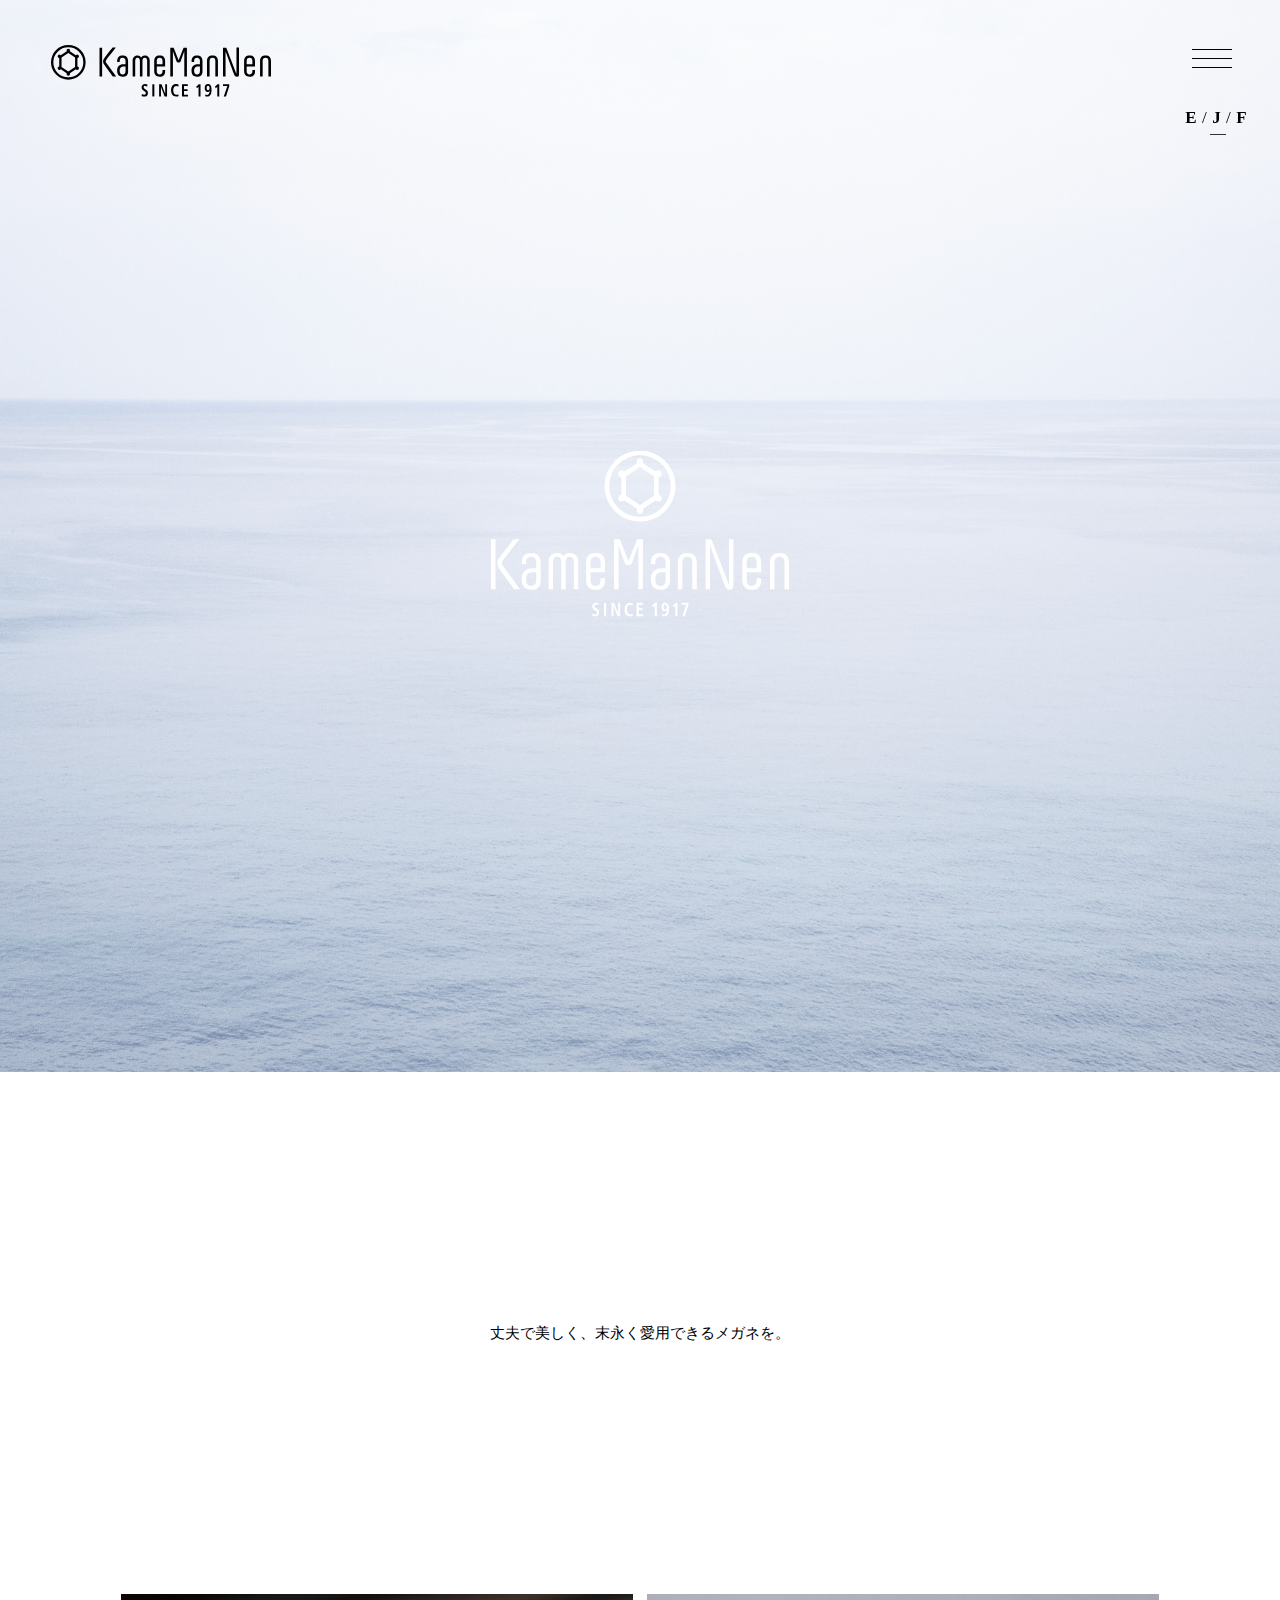
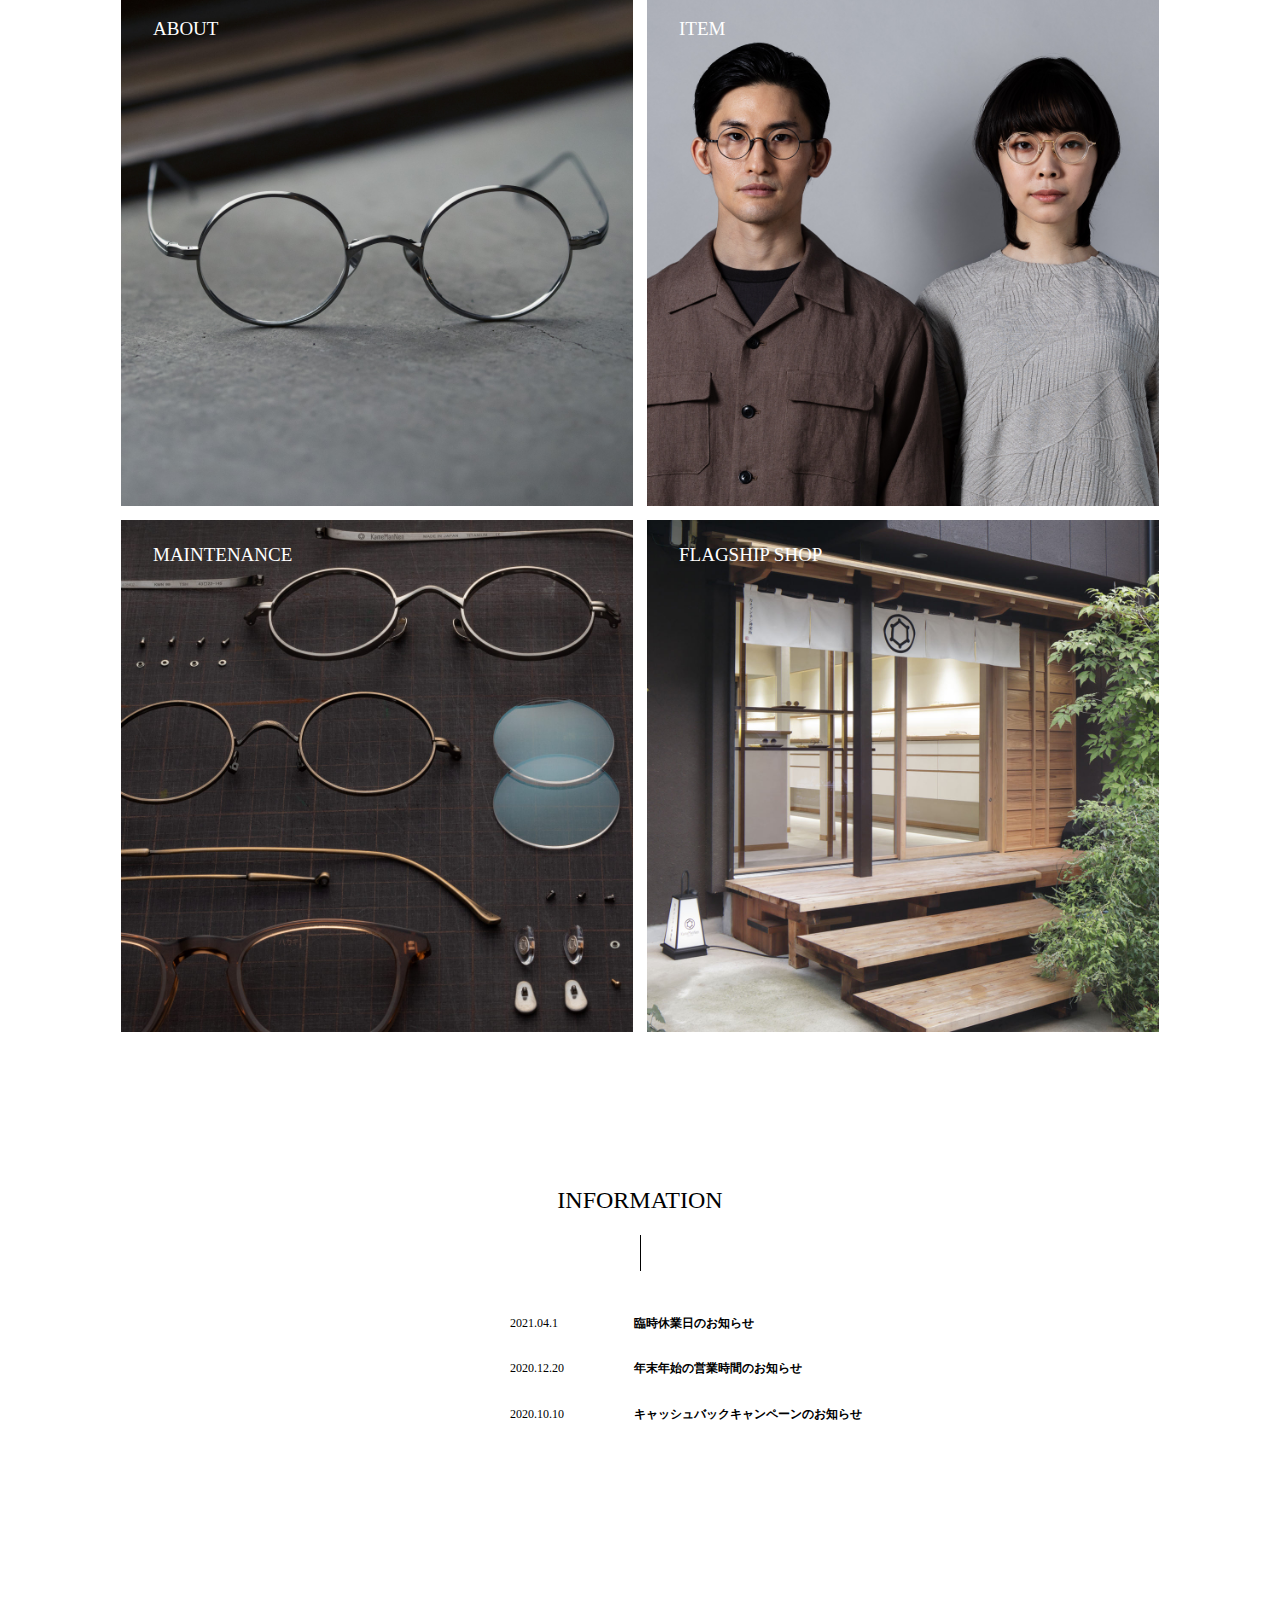
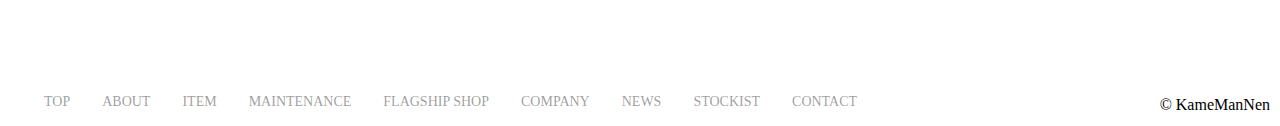
<file: index.html>
<!DOCTYPE html>
<html lang="en">

<head>
  <meta charset="UTF-8">
  <meta http-equiv="X-UA-Compatible" content="IE=edge">
  <meta name="viewport" content="width=device-width, initial-scale=1.0">
  <link rel="shortcut icon" href="./img/KMNlogo.png">
  <link rel="stylesheet" href="./css/reset.css">
  <!-- <link rel="stylesheet" href="./css/kamemannen.lib.css"> -->
  <!-- <link rel="stylesheet" href="./css/kamemannen.css"> -->
  <link rel="stylesheet" href="./css/01_index.css">
  <style>
  </style>
  <title>Document</title>
</head>

<body>
  <header>
    <div class="logo-kamemannen">
      <a href="javascript:;">
        <img src="./img/logo.svg">
      </a>
    </div>
    <div class="header-hum">
      <div class="hum">
        <!-- click交叉状态 is-active -->
        <span></span>
        <span></span>
        <span></span>
      </div>
    </div>
    <!-- 侧边栏 -->
    <div class="header-menu-wrap">
      <div class="header-menu-inner">
        <div class="header-menu-nav-wrap">
          <ul class="header-menu-nav">
            <li class="is-active"><a href="/index.html">TOP</a></li>
            <li class="is-active"><a href="/ja/about/">ABOUT</a></li>
            <li class="is-active"><a href="/ja/item/">ITEM</a></li>
            <li class="is-active"><a href="/ja/maintenance/">MAINTENANCE</a></li>
            <li class="is-active"><a href="/ja/flagshipshop/">FLAGSHIP SHOP</a></li>
            <li class="is-active"><a href="/ja/company/">COMPANY</a></li>
            <li class="is-active"><a href="/ja/news/">NEWS</a></li>
            <li class="is-active"><a href="/ja/stockist/">STOCKIST</a></li>
            <li class="is-active"><a href="/ja/contact/">CONTACT</a></li>
          </ul>
          <!-- 侧边栏 E/J/F -->
          <nav class="header-menu-nav-lang is-active">
            <div class="lang-list-wrap sp">
              <ul class="lang-list">
                <li class="en u-lang-line-motion"><a href="https://www.kamemannen.com/en">E</a></li>
                <li class="slash">/</li>
                <li class="ja u-lang-line-motion is-current"><a href="https://www.kamemannen.com/ja">J</a></li>
                <li class="slash">/</li>
                <li class="fr u-lang-line-motion"><a href="https://www.kamemannen.com/fr">F</a></li>
              </ul>
            </div>
          </nav>
        </div>
      </div>
    </div>
    <!-- E/J/F -->
    <nav class="nav-lang">
      <ul class="lang-list">
        <li class="en u-lang-line-motion">
          <a href="https://www.kamemannen.com/en">E</a>
        </li>
        <li class="slash">/</li>
        <li class="ja u-lang-line-motion is-current">
          <a href="https://www.kamemannen.com/ja">J</a>
        </li>
        <li class="slash">/</li>
        <li class="fr u-lang-line-motion">
          <a href="https://www.kamemannen.com/fr">F</a>
        </li>
      </ul>
    </nav>
  </header>
  <main>
    <div class="con">
      <div class="top-wrap">
        <div class="top-kv is-start">
          <h1 class="top-kv-logo is-start">
            <img src="./img/Homelogo.svg" alt="KameManNen">
          </h1>
        </div>
      </div>
      <div class="top-lead-wrap">
        <p class="top-lead inview is-inview">
          丈夫で美しく、末永く愛用できるメガネを。
        </p>
      </div>
      <div class="top-content-nav-wrap inview is-inview">
        <div class="content-nav">
          <h2 class="title">
            ABOUT
          </h2>
          <div class="content-nav-inner is-top-about">
            <a href="/about/">
            </a>
          </div>
        </div>
        <div class="content-nav">
          <h2 class="title">
            ITEM
          </h2>
          <div class="content-nav-inner is-top-item">
            <a href="/item/">
            </a>
          </div>
        </div>
        <div class="content-nav">
          <h2 class="title">
            MAINTENANCE
          </h2>
          <div class="content-nav-inner is-top-maintenance">
            <a href="/maintenance/">
            </a>
          </div>
        </div>
        <div class="content-nav">
          <h2 class="title">
            FLAGSHIP SHOP
          </h2>
          <div class="content-nav-inner is-top-flagshipshop">
            <a href="/flagshipshop/">
            </a>
          </div>
        </div>
      </div>

      <div class="top-info-wrap">
        <h2 class="top-info-title inview is-inview">INFORMATION</h2>
        <div class="bar inview is-inview"></div>
        <div class="info-list-wrap">
          <ul class="info-list inview is-inview">
            <li>
              <p class="date">
                2021.04.1 </p>
              <h3 class="title"><a
                  href="https://www.kamemannen.com/ja/news/%e8%87%a8%e6%99%82%e4%bc%91%e6%a5%ad%e6%97%a5%e3%81%ae%e3%81%8a%e7%9f%a5%e3%82%89%e3%81%9b">臨時休業日のお知らせ</a>
              </h3>
            </li>
            <li>
              <p class="date">
                2020.12.20 </p>
              <h3 class="title"><a
                  href="https://www.kamemannen.com/ja/news/%e5%b9%b4%e5%86%85%e3%81%ae%e5%96%b6%e6%a5%ad%e3%81%ab%e3%81%a4%e3%81%84%e3%81%a6">年末年始の営業時間のお知らせ</a>
              </h3>
            </li>
            <li>
              <p class="date">
                2020.10.10 </p>
              <h3 class="title"><a
                  href="https://www.kamemannen.com/ja/news/%e3%82%ad%e3%83%a3%e3%83%83%e3%82%b7%e3%83%a5%e3%83%90%e3%83%83%e3%82%af%e3%82%ad%e3%83%a3%e3%83%b3%e3%83%9a%e3%83%bc%e3%83%b3%e3%81%ae%e3%81%8a%e7%9f%a5%e3%82%89%e3%81%9b">キャッシュバックキャンペーンのお知らせ</a>
              </h3>
            </li>
          </ul>
        </div>
      </div>

    </div>
  </main>
  <footer>
    <div class="footer-nav-wrap">
      <div class="footer-logo-wrap sp">
        <div class="footer-logo">
          <a href="/"><img src="./img/logo-mask.svg" alt="KameManNen"></a>
        </div>
      </div>
      <nav class="footer-nav tb-pc">
        <ul>
          <li><a href="/index.html">TOP</a></li>
          <li><a href="/ja/about/">ABOUT</a></li>
          <li><a href="/ja/item/">ITEM</a></li>
          <li><a href="/ja/maintenance/">MAINTENANCE</a></li>
          <li><a href="/ja/flagshipshop/">FLAGSHIP SHOP</a></li>
          <li><a href="/ja/company/">COMPANY</a></li>
          <li><a href="/ja/news/">NEWS</a></li>
          <li><a href="/ja/stockist/">STOCKIST</a></li>
          <li><a href="/ja/contact/">CONTACT</a></li>
        </ul>
      </nav>
      <nav class="footer-nav sp">
        <ul>
          <li><a href="/ja/company/">COMPANY</a></li>
          <li><a href="/ja/contact/">CONTACT</a></li>
        </ul>
      </nav>
      <div class="copyright-wrap">
        <p class="copyright lang-en">© KameManNen</p>
      </div>
    </div>
  </footer>
  <script src="./jq/jquery-3.0.0.js"></script>
  <script src="./js/01_index.js"></script>
  <script src="./js/kamemannen.lib.min.js"></script>
  <script src="./js/kamemannen.min.js"></script>
</body>

</html>
</file>
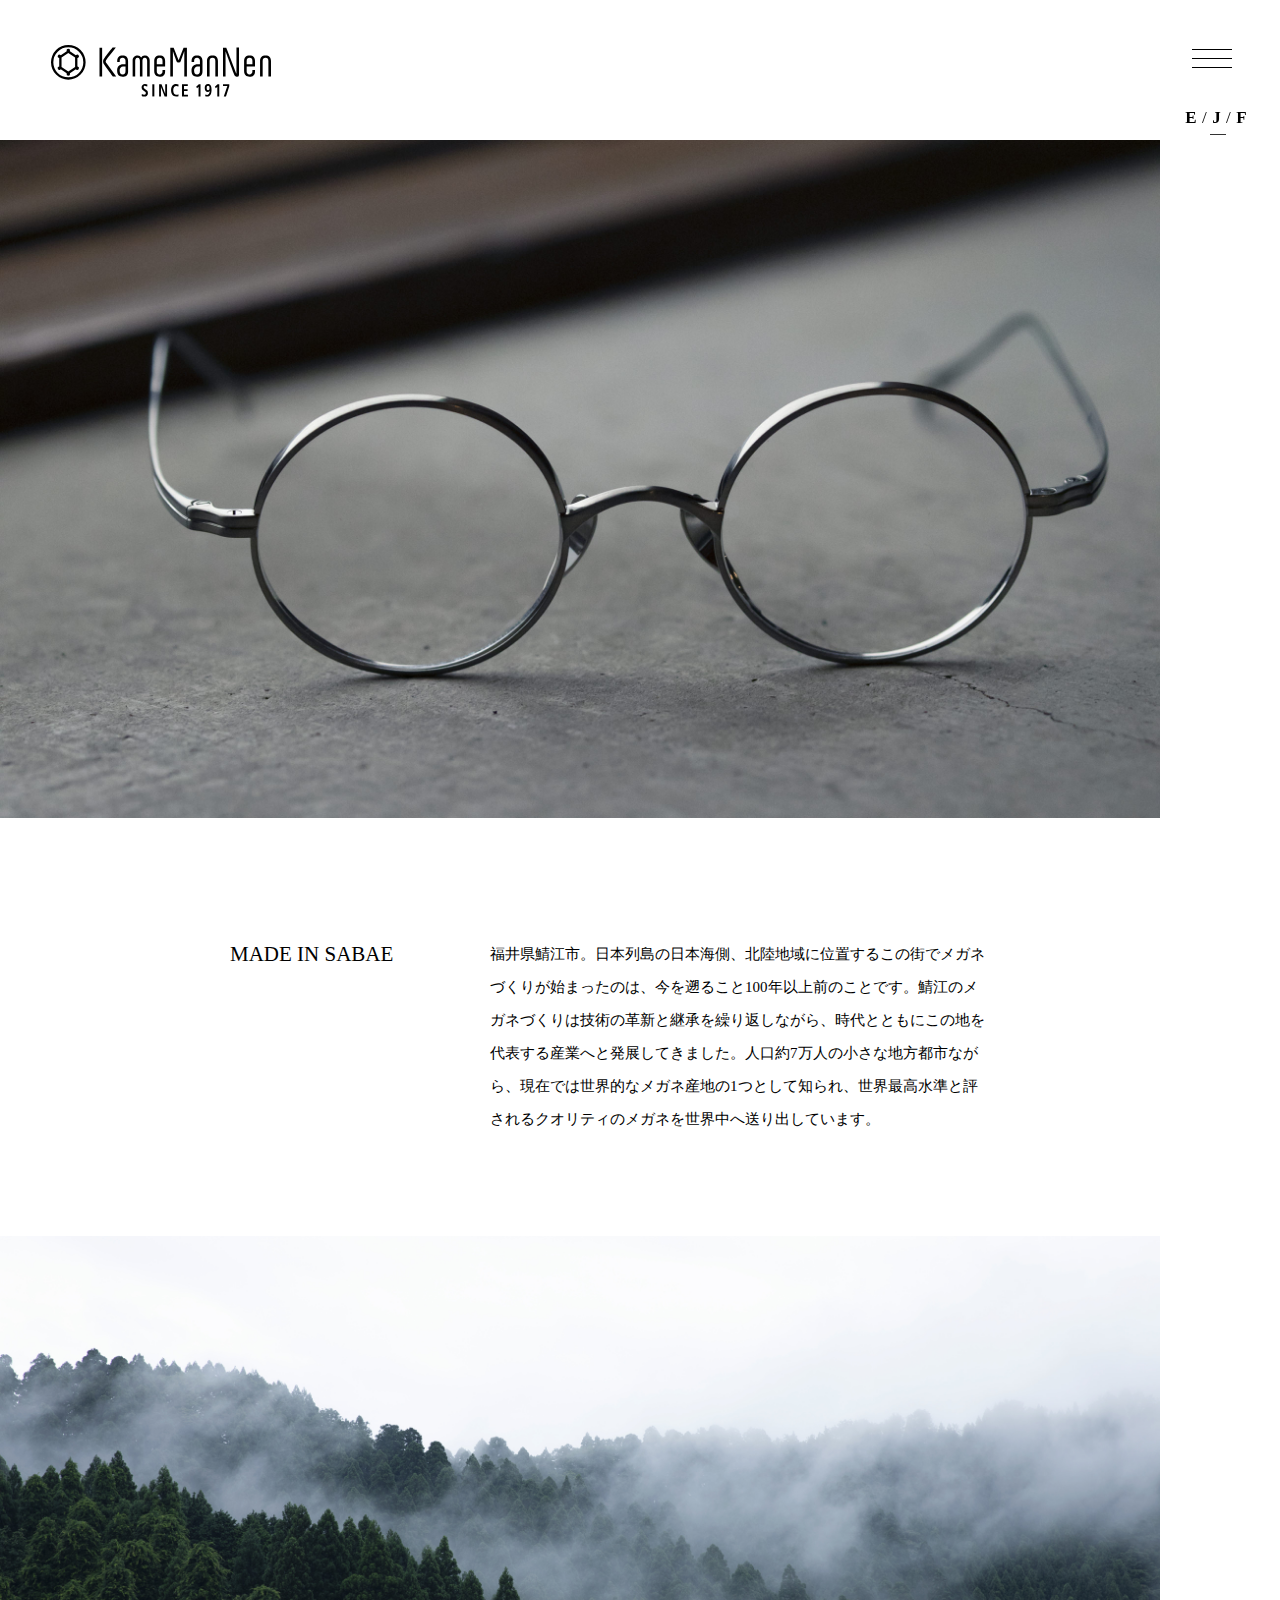
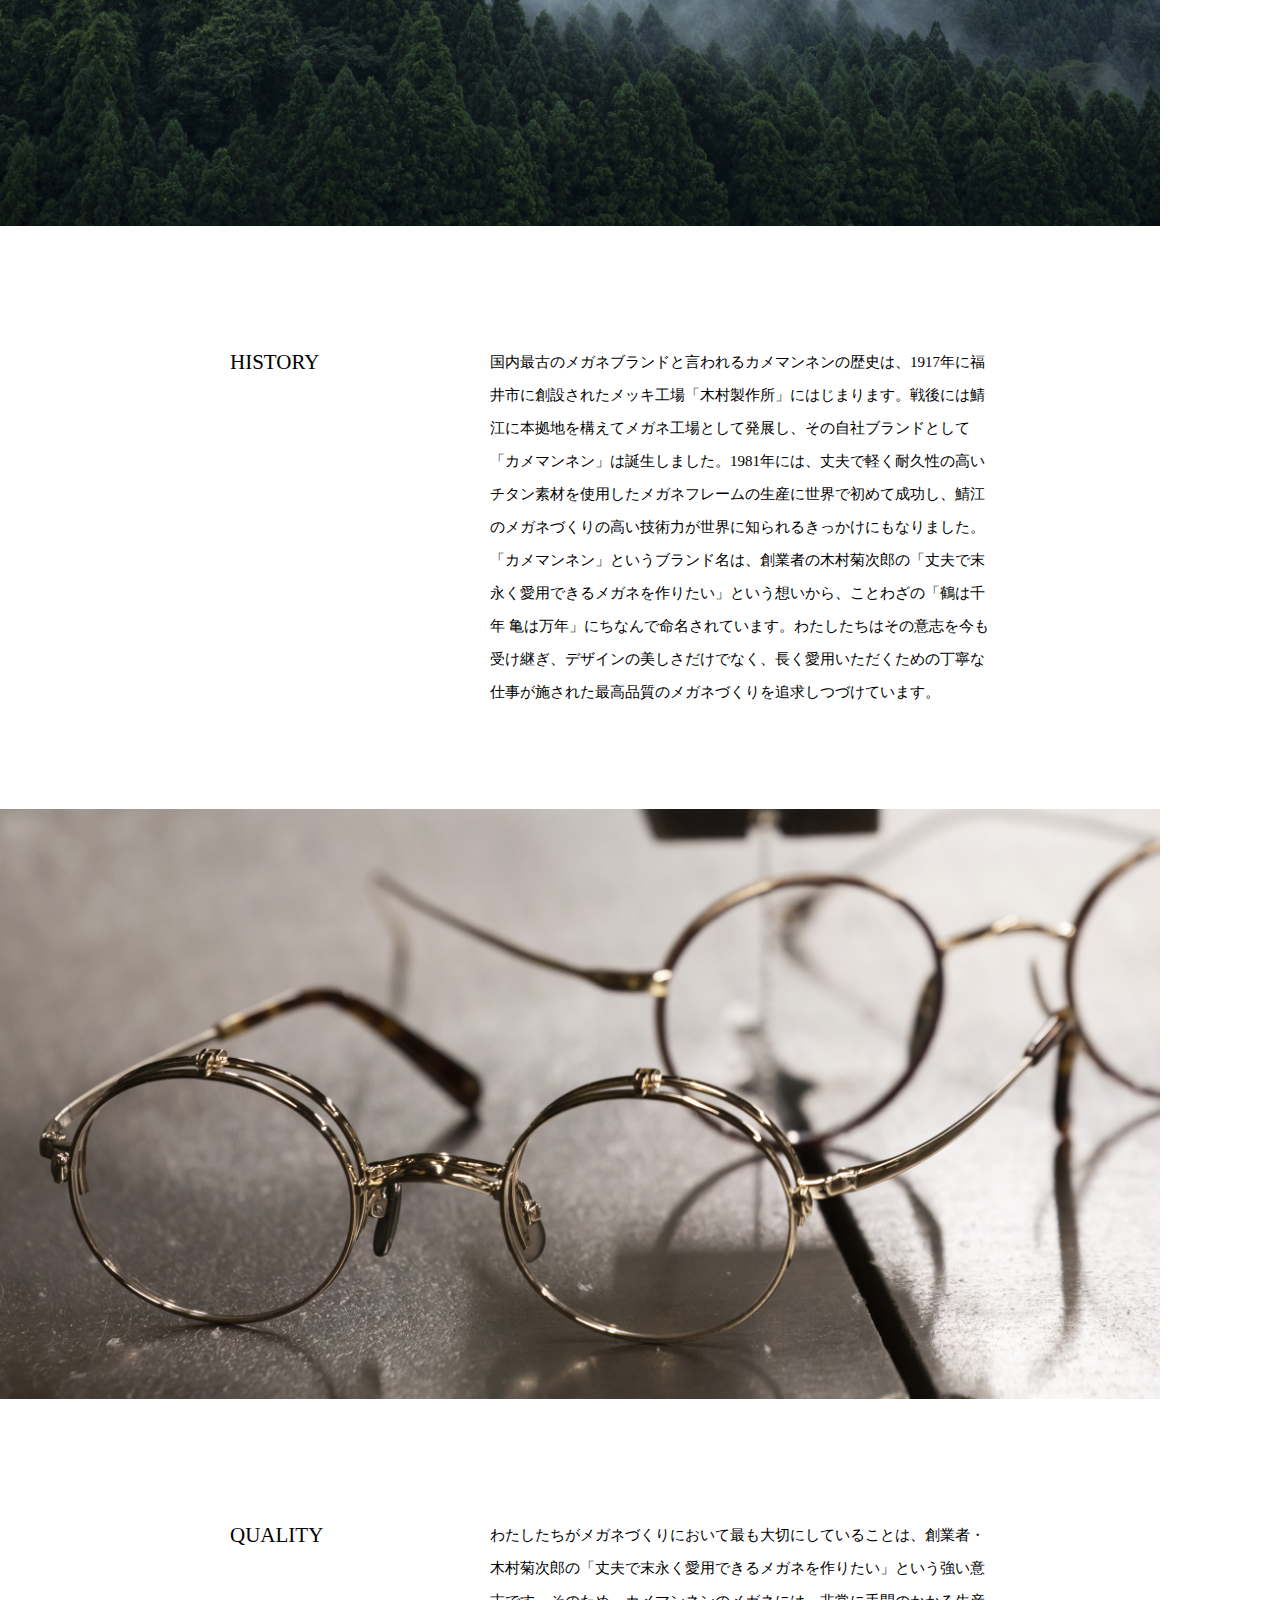
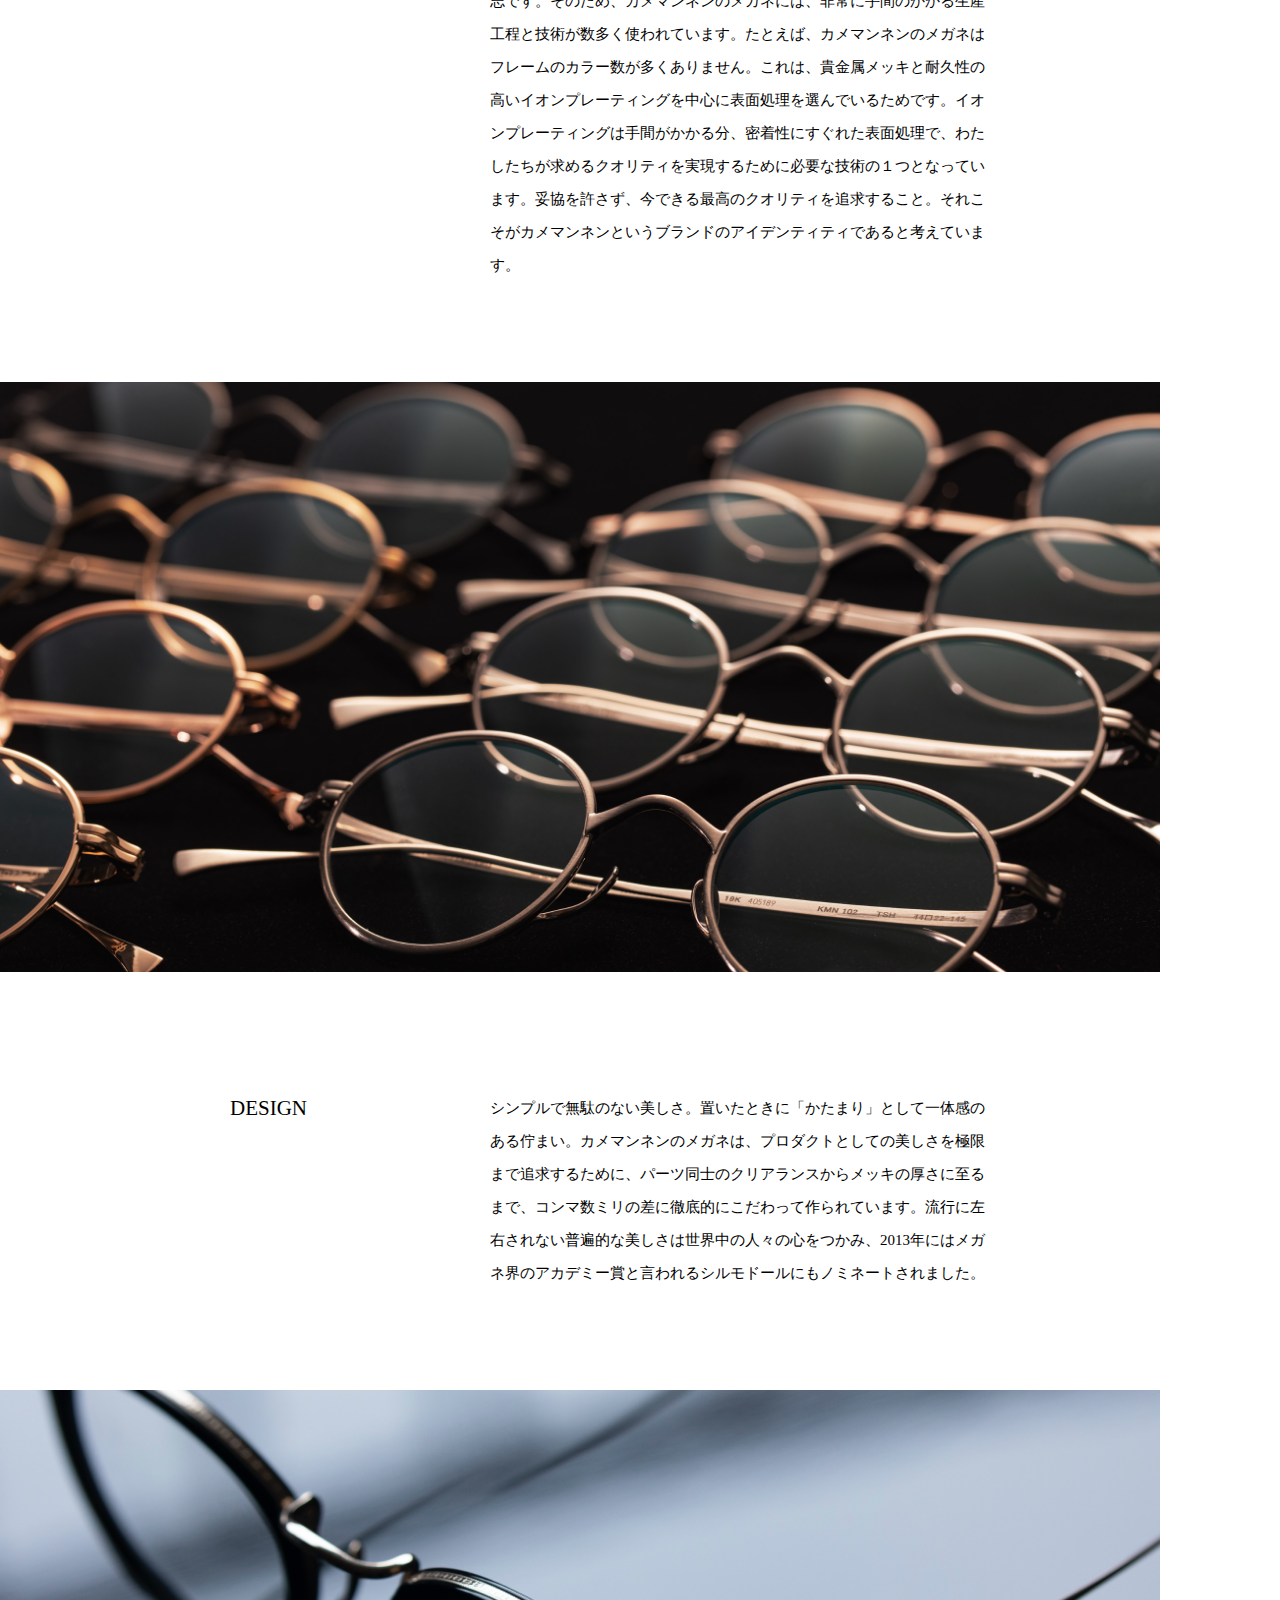
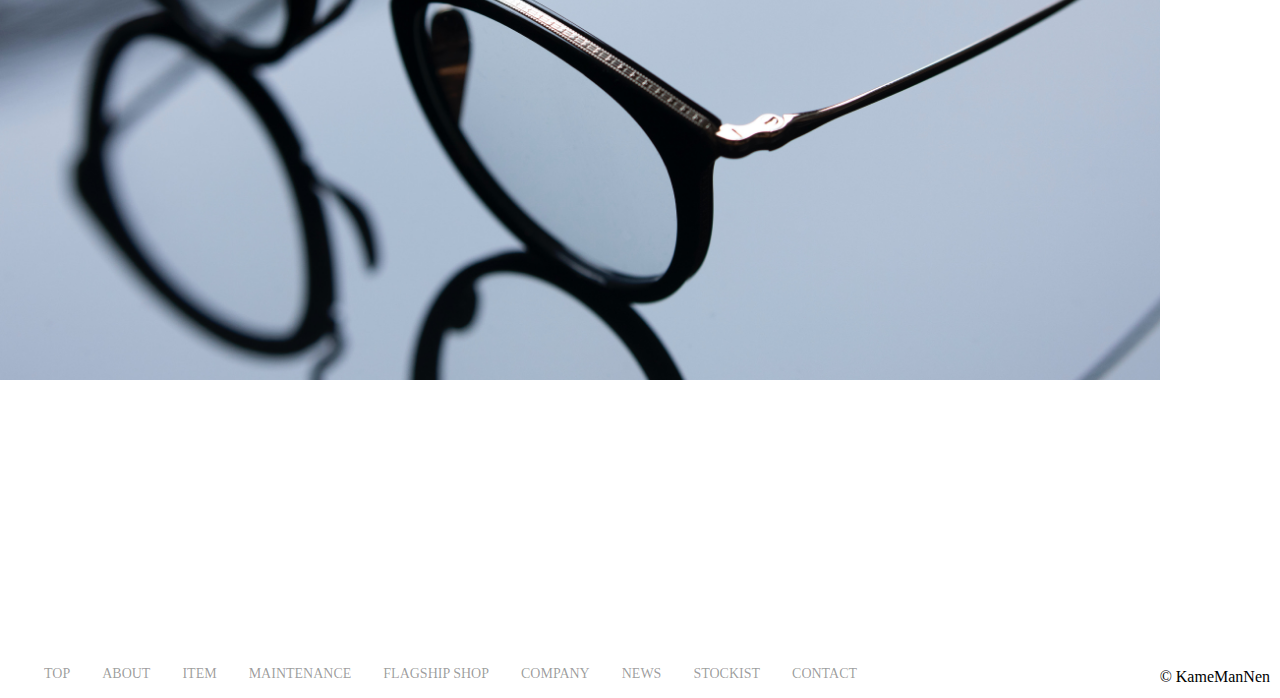
<file: ja/about/index.html>
<!DOCTYPE html>
<html lang="en">

<head>
  <meta charset="UTF-8">
  <meta http-equiv="X-UA-Compatible" content="IE=edge">
  <meta name="viewport" content="width=device-width, initial-scale=1.0">
  <link rel="shortcut icon" href="../../img/KMNlogo.png">
  <link rel="stylesheet" href="../../css/reset.css">
  <link rel="stylesheet" href="../../css/01_index.css">
  <!-- <link rel="stylesheet" href="../css/kamemannen.lib.css"> -->
  <!-- <link rel="stylesheet" href="../css/kamemannen.css"> -->
  <link rel="stylesheet" href="../css/about.css">
  <title>Document</title>
</head>

<body>
  <header>
    <div class="logo-kamemannen">
      <a href="javascript:;">
        <img src="./img/logo.svg">
      </a>
    </div>
    <div class="header-hum">
      <div class="hum">
        <!-- click交叉状态 is-active -->
        <span></span>
        <span></span>
        <span></span>
      </div>
    </div>
    <!-- 侧边栏 -->
    <div class="header-menu-wrap">
      <div class="header-menu-inner">
        <div class="header-menu-nav-wrap">
          <ul class="header-menu-nav">
            <li class="is-active"><a href="/index.html">TOP</a></li>
            <li class="is-active"><a href="/ja/about/">ABOUT</a></li>
            <li class="is-active"><a href="/ja/item/">ITEM</a></li>
            <li class="is-active"><a href="/ja/maintenance/">MAINTENANCE</a></li>
            <li class="is-active"><a href="/ja/flagshipshop/">FLAGSHIP SHOP</a></li>
            <li class="is-active"><a href="/ja/company/">COMPANY</a></li>
            <li class="is-active"><a href="/ja/news/">NEWS</a></li>
            <li class="is-active"><a href="/ja/stockist/">STOCKIST</a></li>
            <li class="is-active"><a href="/ja/contact/">CONTACT</a></li>
          </ul>
          <!-- 侧边栏 E/J/F -->
          <nav class="header-menu-nav-lang is-active">
            <div class="lang-list-wrap sp">
              <ul class="lang-list">
                <li class="en u-lang-line-motion"><a href="https://www.kamemannen.com/en">E</a></li>
                <li class="slash">/</li>
                <li class="ja u-lang-line-motion is-current"><a href="https://www.kamemannen.com/ja">J</a></li>
                <li class="slash">/</li>
                <li class="fr u-lang-line-motion"><a href="https://www.kamemannen.com/fr">F</a></li>
              </ul>
            </div>
          </nav>
        </div>
      </div>
    </div>
    <!-- E/J/F -->
    <nav class="nav-lang">
      <ul class="lang-list">
        <li class="en u-lang-line-motion">
          <a href="https://www.kamemannen.com/en">E</a>
        </li>
        <li class="slash">/</li>
        <li class="ja u-lang-line-motion is-current">
          <a href="https://www.kamemannen.com/ja">J</a>
        </li>
        <li class="slash">/</li>
        <li class="fr u-lang-line-motion">
          <a href="https://www.kamemannen.com/fr">F</a>
        </li>
      </ul>
    </nav>
  </header>
  <main>
    <!-- 图片1 -->
    <div class="content-kv-rightmargin-wrap is-about-kv">
      <div class="content-kv-rightmargin-inner">
        <img src="./img/about-kv.jpg" alt="" class="tb-pc">
        <img src="./img/about-kv-sp.jpg" alt="" class="sp">
      </div>
    </div>
    <!-- 介绍1 -->
    <div class="content-body">
      <div class="about-content-wrap inview is-inview">
        <h2 class="about-title inview is-inview">
          MADE IN SABAE
        </h2>
        <div class="txt inview is-inview">
          <p>
            福井県鯖江市。日本列島の日本海側、北陸地域に位置するこの街でメガネづくりが始まったのは、今を遡ること100年以上前のことです。鯖江のメガネづくりは技術の革新と継承を繰り返しながら、時代とともにこの地を代表する産業へと発展してきました。人口約7万人の小さな地方都市ながら、現在では世界的なメガネ産地の1つとして知られ、世界最高水準と評されるクオリティのメガネを世界中へ送り出しています。
          </p>
        </div>
      </div>
    </div>
    <!-- 图片2 -->
    <div class="content-kv-rightmargin-wrap is-about-kv">
      <div class="content-kv-rightmargin-inner">
        <img src="./img/about-photo1-3.jpg" alt="" class="tb-pc">
        <img src="./img/about-photo1-3-sp.jpg" alt="" class="sp">
      </div>
    </div>
    <!-- 轮播图 -->
    <!-- <div class="content-kv-rightmargin-wrap is-about-content inview is-inview">
      <div class="content-kv-rightmargin-inner">
        <div class="about-swiper-wrap">
          <div class="about-swiper-inner">
            <div
              class="swiper-container item-swiper js-about-swiper swiper-container-initialized swiper-container-horizontal">
              <ul class="swiper-wrapper" style="transform: translate3d(-1804px, 0px, 0px); transition-duration: 0ms;">
                <li class="swiper-slide swiper-slide-duplicate swiper-slide-duplicate-next" data-swiper-slide-index="2"
                  style="width: 902px;"><img src="./img/about-photo1-3.jpg" alt="" class="tb-pc"><img
                    src="./img/about-photo1-3-sp.jpg" alt="" class="sp"></li>
                <li class="swiper-slide swiper-slide-prev" data-swiper-slide-index="0" style="width: 902px;"><img
                    src="./img/about-photo1-1.jpg" alt="" class="tb-pc"><img
                    src="./img/about-photo1-1-sp.jpg" alt="" class="sp"></li>
                <li class="swiper-slide swiper-slide-active" data-swiper-slide-index="1" style="width: 902px;"><img
                    src="./img/about-photo1-2.jpg" alt="" class="tb-pc"><img
                    src="./img/about-photo1-2-sp.jpg" alt="" class="sp"></li>
                <li class="swiper-slide swiper-slide-next" data-swiper-slide-index="2" style="width: 902px;"><img
                    src="./img/about-photo1-3.jpg" alt="" class="tb-pc"><img
                    src="./img/about-photo1-3-sp.jpg" alt="" class="sp"></li>
                <li class="swiper-slide swiper-slide-duplicate swiper-slide-duplicate-prev" data-swiper-slide-index="0"
                  style="width: 902px;"><img src="./img/about-photo1-1.jpg" alt="" class="tb-pc"><img
                    src="./img/about-photo1-1-sp.jpg" alt="" class="sp"></li>
              </ul>
              <span class="swiper-notification" aria-live="assertive" aria-atomic="true"></span>
            </div>
            <div class="js-about-swiper-next swiper-button-next" tabindex="0" role="button" aria-label="Next slide">
            </div>
            <div class="js-about-swiper-prev swiper-button-prev" tabindex="0" role="button" aria-label="Previous slide">
            </div>
          </div>
        </div>
      </div>
    </div> -->



    <!-- 介绍2 -->
    <div class="content-body">
      <div class="about-content-wrap">
        <h2 class="about-title inview is-inview">
          HISTORY
        </h2>
        <div class="txt inview is-inview">
          <p>
            国内最古のメガネブランドと言われるカメマンネンの歴史は、1917年に福井市に創設されたメッキ工場「木村製作所」にはじまります。戦後には鯖江に本拠地を構えてメガネ工場として発展し、その自社ブランドとして「カメマンネン」は誕生しました。1981年には、丈夫で軽く耐久性の高いチタン素材を使用したメガネフレームの生産に世界で初めて成功し、鯖江のメガネづくりの高い技術力が世界に知られるきっかけにもなりました。<br>
            「カメマンネン」というブランド名は、創業者の木村菊次郎の「丈夫で末永く愛用できるメガネを作りたい」という想いから、ことわざの「鶴は千年
            亀は万年」にちなんで命名されています。わたしたちはその意志を今も受け継ぎ、デザインの美しさだけでなく、長く愛用いただくための丁寧な仕事が施された最高品質のメガネづくりを追求しつづけています。
          </p>
        </div>
      </div>
    </div>

    <div class="content-kv-rightmargin-wrap is-about-content inview is-inview">
      <div class="content-kv-rightmargin-inner">
        <img src="./img/about-photo2.jpg" alt="" class="tb-pc">
        <img src="./img/about-photo2-sp.jpg" alt="" class="sp">
      </div>
    </div>
    <!-- 介绍3 -->
    <div class="content-body">
      <div class="about-content-wrap">
        <h2 class="about-title inview is-inview">
          QUALITY
        </h2>
        <div class="txt inview is-inview">
          <p>
            わたしたちがメガネづくりにおいて最も大切にしていることは、創業者・木村菊次郎の「丈夫で末永く愛用できるメガネを作りたい」という強い意志です。そのため、カメマンネンのメガネには、非常に手間のかかる生産工程と技術が数多く使われています。たとえば、カメマンネンのメガネはフレームのカラー数が多くありません。これは、貴金属メッキと耐久性の高いイオンプレーティングを中心に表面処理を選んでいるためです。イオンプレーティングは手間がかかる分、密着性にすぐれた表面処理で、わたしたちが求めるクオリティを実現するために必要な技術の１つとなっています。妥協を許さず、今できる最高のクオリティを追求すること。それこそがカメマンネンというブランドのアイデンティティであると考えています。
          </p>
        </div>
      </div>
    </div>

    <div class="content-kv-rightmargin-wrap is-about-content inview is-inview">
      <div class="content-kv-rightmargin-inner">
        <img src="./img/about-photo3.jpg" alt="" class="tb-pc">
        <img src="./img/about-photo3-sp.jpg" alt="" class="sp">
      </div>
    </div>
    <!-- 介绍4 -->
    <div class="content-body">
      <div class="about-content-wrap">
        <h2 class="about-title inview is-inview">
          DESIGN
        </h2>
        <div class="txt inview is-inview">
          <p>
            シンプルで無駄のない美しさ。置いたときに「かたまり」として一体感のある佇まい。カメマンネンのメガネは、プロダクトとしての美しさを極限まで追求するために、パーツ同士のクリアランスからメッキの厚さに至るまで、コンマ数ミリの差に徹底的にこだわって作られています。流行に左右されない普遍的な美しさは世界中の人々の心をつかみ、2013年にはメガネ界のアカデミー賞と言われるシルモドールにもノミネートされました。
          </p>
        </div>
      </div>
    </div>

    <div class="content-kv-rightmargin-wrap is-about-content__last inview is-inview">
      <div class="content-kv-rightmargin-inner">
        <img src="./img/about-photo4.jpg?v=202010201151" alt="" class="tb-pc">
        <img src="./img/about-photo4-sp.jpg?v=202010201151" alt="" class="sp">
      </div>
    </div>
  </main>
  <footer>
    <div class="footer-nav-wrap">
      <div class="footer-logo-wrap sp">
        <div class="footer-logo">
          <a href="/"><img src="./img/logo-mask.svg" alt="KameManNen"></a>
        </div>
      </div>
      <nav class="footer-nav tb-pc">
        <ul>
          <li><a href="/index.html">TOP</a></li>
          <li><a href="/ja/about/">ABOUT</a></li>
          <li><a href="/ja/item/">ITEM</a></li>
          <li><a href="/ja/maintenance/">MAINTENANCE</a></li>
          <li><a href="/ja/flagshipshop/">FLAGSHIP SHOP</a></li>
          <li><a href="/ja/company/">COMPANY</a></li>
          <li><a href="/ja/news/">NEWS</a></li>
          <li><a href="/ja/stockist/">STOCKIST</a></li>
          <li><a href="/ja/contact/">CONTACT</a></li>
        </ul>
      </nav>
      <nav class="footer-nav sp">
        <ul>
          <li><a href="/ja/company/">COMPANY</a></li>
          <li><a href="/ja/contact/">CONTACT</a></li>
        </ul>
      </nav>
      <div class="copyright-wrap">
        <p class="copyright lang-en">© KameManNen</p>
      </div>
    </div>
  </footer>
  <script src="../../jq/jquery-3.0.0.js"></script>
  <script src="../../jq/jquery.js"></script>
  <script src="../../js/01_index.js"></script>
</body>

</html>
</file>
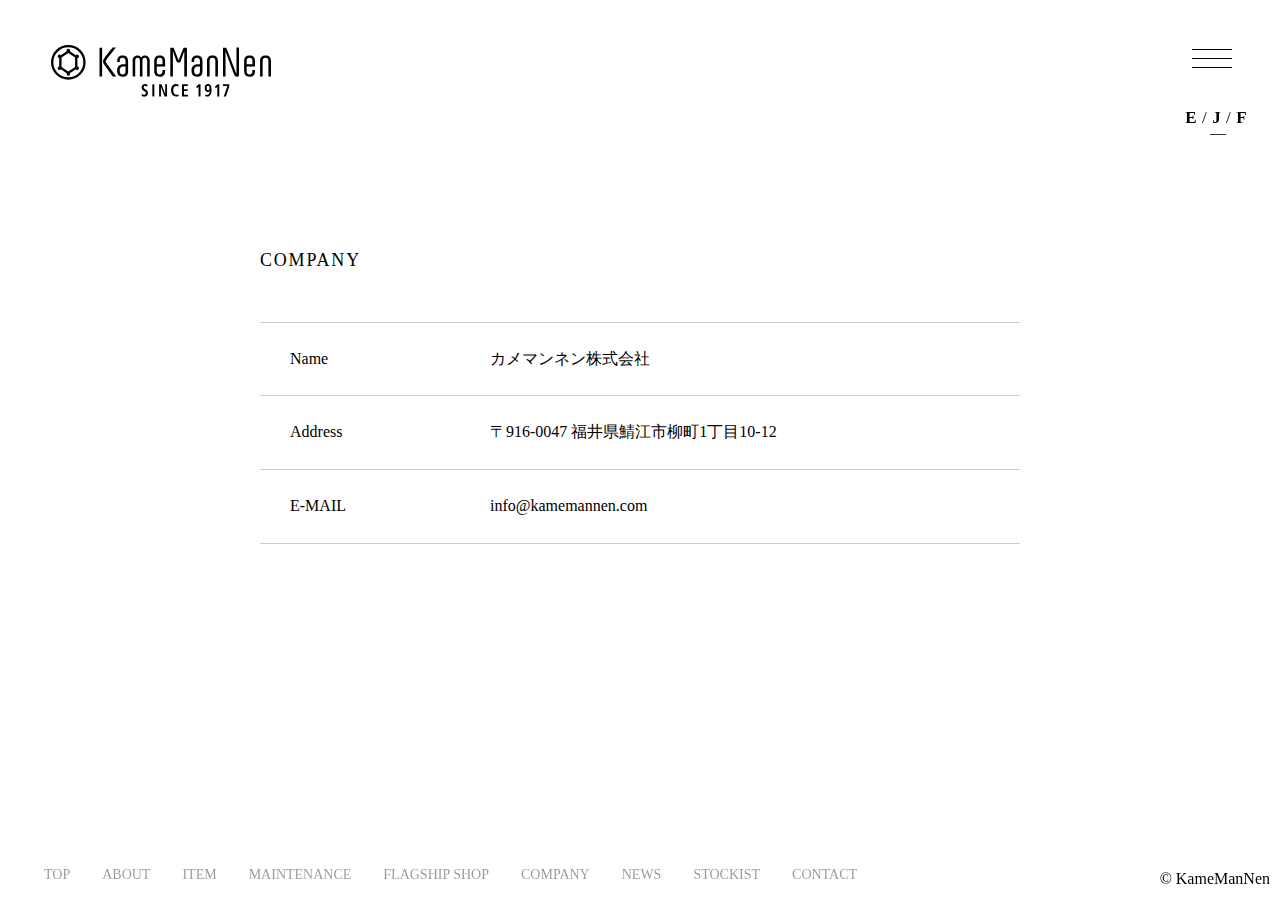
<file: ja/company/index.html>
<!DOCTYPE html>
<html lang="en">

<head>
  <meta charset="UTF-8">
  <meta http-equiv="X-UA-Compatible" content="IE=edge">
  <meta name="viewport" content="width=device-width, initial-scale=1.0">
  <link rel="shortcut icon" href="../../img/KMNlogo.png">
  <link rel="stylesheet" href="../../css/reset.css">
  <link rel="stylesheet" href="../../css/01_index.css">
  <link rel="stylesheet" href="../css/company.css">
  <title>Document</title>
</head>

<body>
  <header>
    <div class="logo-kamemannen">
      <a href="javascript:;">
        <img src="./img/logo.svg">
      </a>
    </div>
    <div class="header-hum">
      <div class="hum">
        <!-- click交叉状态 is-active -->
        <span></span>
        <span></span>
        <span></span>
      </div>
    </div>
    <!-- 侧边栏 -->
    <div class="header-menu-wrap">
      <div class="header-menu-inner">
        <div class="header-menu-nav-wrap">
          <ul class="header-menu-nav">
            <li class="is-active"><a href="/index.html">TOP</a></li>
            <li class="is-active"><a href="/ja/about/">ABOUT</a></li>
            <li class="is-active"><a href="/ja/item/">ITEM</a></li>
            <li class="is-active"><a href="/ja/maintenance/">MAINTENANCE</a></li>
            <li class="is-active"><a href="/ja/flagshipshop/">FLAGSHIP SHOP</a></li>
            <li class="is-active"><a href="/ja/company/">COMPANY</a></li>
            <li class="is-active"><a href="/ja/news/">NEWS</a></li>
            <li class="is-active"><a href="/ja/stockist/">STOCKIST</a></li>
            <li class="is-active"><a href="/ja/contact/">CONTACT</a></li>
          </ul>
          <!-- 侧边栏 E/J/F -->
          <nav class="header-menu-nav-lang is-active">
            <div class="lang-list-wrap sp">
              <ul class="lang-list">
                <li class="en u-lang-line-motion"><a href="https://www.kamemannen.com/en">E</a></li>
                <li class="slash">/</li>
                <li class="ja u-lang-line-motion is-current"><a href="https://www.kamemannen.com/ja">J</a></li>
                <li class="slash">/</li>
                <li class="fr u-lang-line-motion"><a href="https://www.kamemannen.com/fr">F</a></li>
              </ul>
            </div>
          </nav>
        </div>
      </div>
    </div>
    <!-- E/J/F -->
    <nav class="nav-lang">
      <ul class="lang-list">
        <li class="en u-lang-line-motion">
          <a href="https://www.kamemannen.com/en">E</a>
        </li>
        <li class="slash">/</li>
        <li class="ja u-lang-line-motion is-current">
          <a href="https://www.kamemannen.com/ja">J</a>
        </li>
        <li class="slash">/</li>
        <li class="fr u-lang-line-motion">
          <a href="https://www.kamemannen.com/fr">F</a>
        </li>
      </ul>
    </nav>
  </header>

  <main>
    <div class="content-centerd-wrap">
      <div class="content-centered-title-wrap">
        <h1 class="content-centered-title inview is-inview">COMPANY</h1>
      </div>
      <div class="content-centered-inner">
        <div class="about-list-wrap">
          <dl class="about-list inview is-inview">
            <dt>Name</dt>
            <dd>カメマンネン株式会社</dd>
            <dt>Address</dt>
            <dd>〒916-0047 <br class="sp">福井県鯖江市柳町1丁目10-12</dd>
            <dt>E-MAIL</dt>
            <dd><a class="mailto" href="mailto:info@kamemannen.com">info@kamemannen.com</a></dd>
          </dl>
        </div>
      </div>
    </div>
  </main>

  <footer>
    <div class="footer-nav-wrap">
      <div class="footer-logo-wrap sp">
        <div class="footer-logo">
          <a href="/"><img src="./img/logo-mask.svg" alt="KameManNen"></a>
        </div>
      </div>
      <nav class="footer-nav tb-pc">
        <ul>
          <li><a href="/index.html">TOP</a></li>
          <li><a href="/ja/about/">ABOUT</a></li>
          <li><a href="/ja/item/">ITEM</a></li>
          <li><a href="/ja/maintenance/">MAINTENANCE</a></li>
          <li><a href="/ja/flagshipshop/">FLAGSHIP SHOP</a></li>
          <li><a href="/ja/company/">COMPANY</a></li>
          <li><a href="/ja/news/">NEWS</a></li>
          <li><a href="/ja/stockist/">STOCKIST</a></li>
          <li><a href="/ja/contact/">CONTACT</a></li>
        </ul>
      </nav>
      <nav class="footer-nav sp">
        <ul>
          <li><a href="/ja/company/">COMPANY</a></li>
          <li><a href="/ja/contact/">CONTACT</a></li>
        </ul>
      </nav>
      <div class="copyright-wrap">
        <p class="copyright lang-en">© KameManNen</p>
      </div>
    </div>
  </footer>
  <script src="../../jq/jquery-3.0.0.js"></script>
  <script src="../../js/01_index.js"></script>
</body>

</html>
</file>
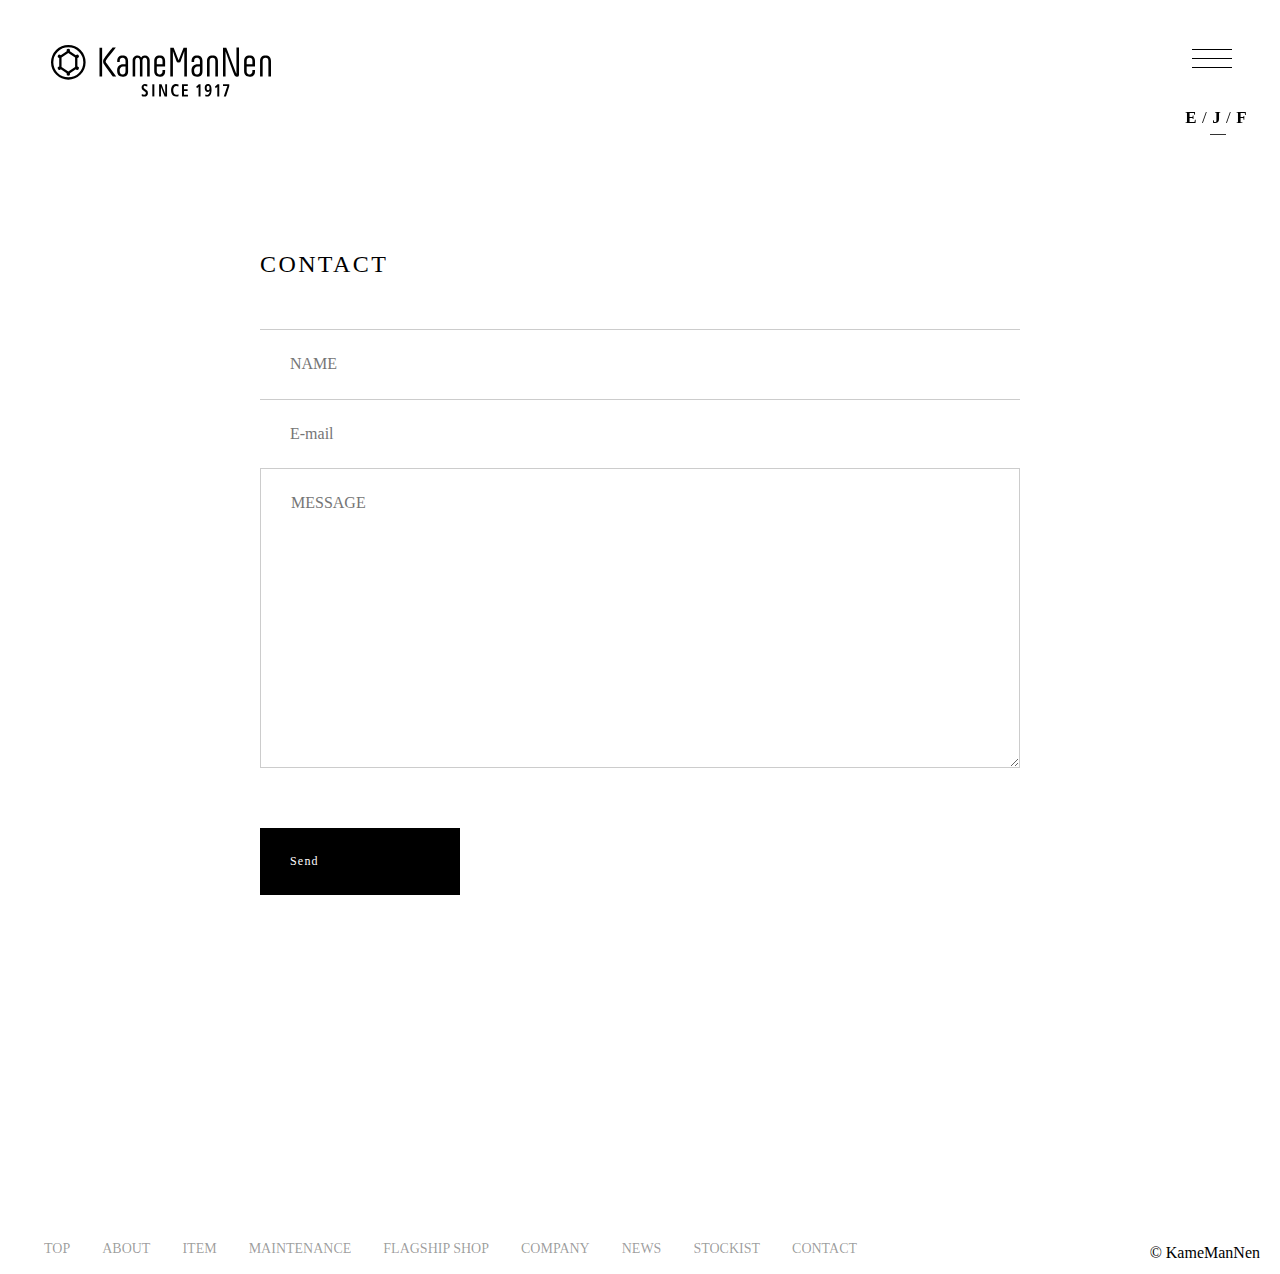
<file: ja/contact/index.html>
<!DOCTYPE html>
<html lang="en">

<head>
  <meta charset="UTF-8">
  <meta http-equiv="X-UA-Compatible" content="IE=edge">
  <meta name="viewport" content="width=device-width, initial-scale=1.0">
  <link rel="shortcut icon" href="../../img/KMNlogo.png">
  <link rel="stylesheet" href="../../css/reset.css">
  <link rel="stylesheet" href="../../css/01_index.css">
  <link rel="stylesheet" href="../css/contact.css">
  <title>Document</title>
</head>

<body>
  <header>
    <div class="logo-kamemannen">
      <a href="javascript:;">
        <img src="./img/logo.svg">
      </a>
    </div>
    <div class="header-hum">
      <div class="hum">
        <!-- click交叉状态 is-active -->
        <span></span>
        <span></span>
        <span></span>
      </div>
    </div>
    <!-- 侧边栏 -->
    <div class="header-menu-wrap">
      <div class="header-menu-inner">
        <div class="header-menu-nav-wrap">
          <ul class="header-menu-nav">
            <li class="is-active"><a href="/index.html">TOP</a></li>
            <li class="is-active"><a href="/ja/about/">ABOUT</a></li>
            <li class="is-active"><a href="/ja/item/">ITEM</a></li>
            <li class="is-active"><a href="/ja/maintenance/">MAINTENANCE</a></li>
            <li class="is-active"><a href="/ja/flagshipshop/">FLAGSHIP SHOP</a></li>
            <li class="is-active"><a href="/ja/company/">COMPANY</a></li>
            <li class="is-active"><a href="/ja/news/">NEWS</a></li>
            <li class="is-active"><a href="/ja/stockist/">STOCKIST</a></li>
            <li class="is-active"><a href="/ja/contact/">CONTACT</a></li>
          </ul>
          <!-- 侧边栏 E/J/F -->
          <nav class="header-menu-nav-lang is-active">
            <div class="lang-list-wrap sp">
              <ul class="lang-list">
                <li class="en u-lang-line-motion"><a href="https://www.kamemannen.com/en">E</a></li>
                <li class="slash">/</li>
                <li class="ja u-lang-line-motion is-current"><a href="https://www.kamemannen.com/ja">J</a></li>
                <li class="slash">/</li>
                <li class="fr u-lang-line-motion"><a href="https://www.kamemannen.com/fr">F</a></li>
              </ul>
            </div>
          </nav>
        </div>
      </div>
    </div>
    <!-- E/J/F -->
    <nav class="nav-lang">
      <ul class="lang-list">
        <li class="en u-lang-line-motion">
          <a href="https://www.kamemannen.com/en">E</a>
        </li>
        <li class="slash">/</li>
        <li class="ja u-lang-line-motion is-current">
          <a href="https://www.kamemannen.com/ja">J</a>
        </li>
        <li class="slash">/</li>
        <li class="fr u-lang-line-motion">
          <a href="https://www.kamemannen.com/fr">F</a>
        </li>
      </ul>
    </nav>
  </header>

  <main>
    <div class="content-centerd-wrap">
      <div class="content-centered-title-wrap">
        <h1 class="content-centered-title inview is-inview">
          CONTACT
        </h1>
      </div>
      <div class="content-centered-inner">
        <div class="contact-form-wrap inview is-inview">
          <div role="form" class="wpcf7" id="wpcf7-f7-o1" lang="ja" dir="ltr">
            <div class="screen-reader-response" role="alert" aria-live="polite"></div>
            <form action="/ja/contact#wpcf7-f7-o1" method="post" class="wpcf7-form init" novalidate="novalidate">
              <div style="display: none;">
                <input type="hidden" name="_wpcf7" value="7">
                <input type="hidden" name="_wpcf7_version" value="5.2.2">
                <input type="hidden" name="_wpcf7_locale" value="ja">
                <input type="hidden" name="_wpcf7_unit_tag" value="wpcf7-f7-o1">
                <input type="hidden" name="_wpcf7_container_post" value="0">
                <input type="hidden" name="_wpcf7_posted_data_hash" value="">
                <input type="hidden" name="_wpcf7_recaptcha_response" value="">
              </div>
              <div class="form-element">
                <span class="wpcf7-form-control-wrap your-name"><input type="text" name="your-name" value="" size="40"
                    class="wpcf7-form-control wpcf7-text wpcf7-validates-as-required" aria-required="true"
                    aria-invalid="false" placeholder="NAME"></span>
              </div>
              <div class="form-element">
                <span class="wpcf7-form-control-wrap your-email"><input type="email" name="your-email" value=""
                    size="40"
                    class="wpcf7-form-control wpcf7-text wpcf7-email wpcf7-validates-as-required wpcf7-validates-as-email"
                    aria-required="true" aria-invalid="false" placeholder="E-mail"></span>
              </div>
              <div class="form-element">
                <span class="wpcf7-form-control-wrap your-message"><textarea name="your-message" cols="40" rows="10"
                    class="wpcf7-form-control wpcf7-textarea wpcf7-validates-as-required" aria-required="true"
                    aria-invalid="false" placeholder="MESSAGE"></textarea></span>
              </div>
              <div class="wpcf7-response-output" role="alert" aria-hidden="true"></div>
              <p><input type="submit" value="Send" class="wpcf7-form-control wpcf7-submit"><span
                  class="ajax-loader"></span></p>
            </form>
          </div>
        </div>
      </div>
    </div>
  </main>

  <footer>
    <div class="footer-nav-wrap">
      <div class="footer-logo-wrap sp">
        <div class="footer-logo">
          <a href="/"><img src="./img/logo-mask.svg" alt="KameManNen"></a>
        </div>
      </div>
      <nav class="footer-nav tb-pc">
        <ul>
          <li><a href="/index.html">TOP</a></li>
          <li><a href="/ja/about/">ABOUT</a></li>
          <li><a href="/ja/item/">ITEM</a></li>
          <li><a href="/ja/maintenance/">MAINTENANCE</a></li>
          <li><a href="/ja/flagshipshop/">FLAGSHIP SHOP</a></li>
          <li><a href="/ja/company/">COMPANY</a></li>
          <li><a href="/ja/news/">NEWS</a></li>
          <li><a href="/ja/stockist/">STOCKIST</a></li>
          <li><a href="/ja/contact/">CONTACT</a></li>
        </ul>
      </nav>
      <nav class="footer-nav sp">
        <ul>
          <li><a href="/ja/company/">COMPANY</a></li>
          <li><a href="/ja/contact/">CONTACT</a></li>
        </ul>
      </nav>
      <div class="copyright-wrap">
        <p class="copyright lang-en">© KameManNen</p>
      </div>
    </div>
  </footer>
  <script src="../../jq/jquery-3.0.0.js"></script>
  <script src="../../js/01_index.js"></script>
</body>

</html>
</file>
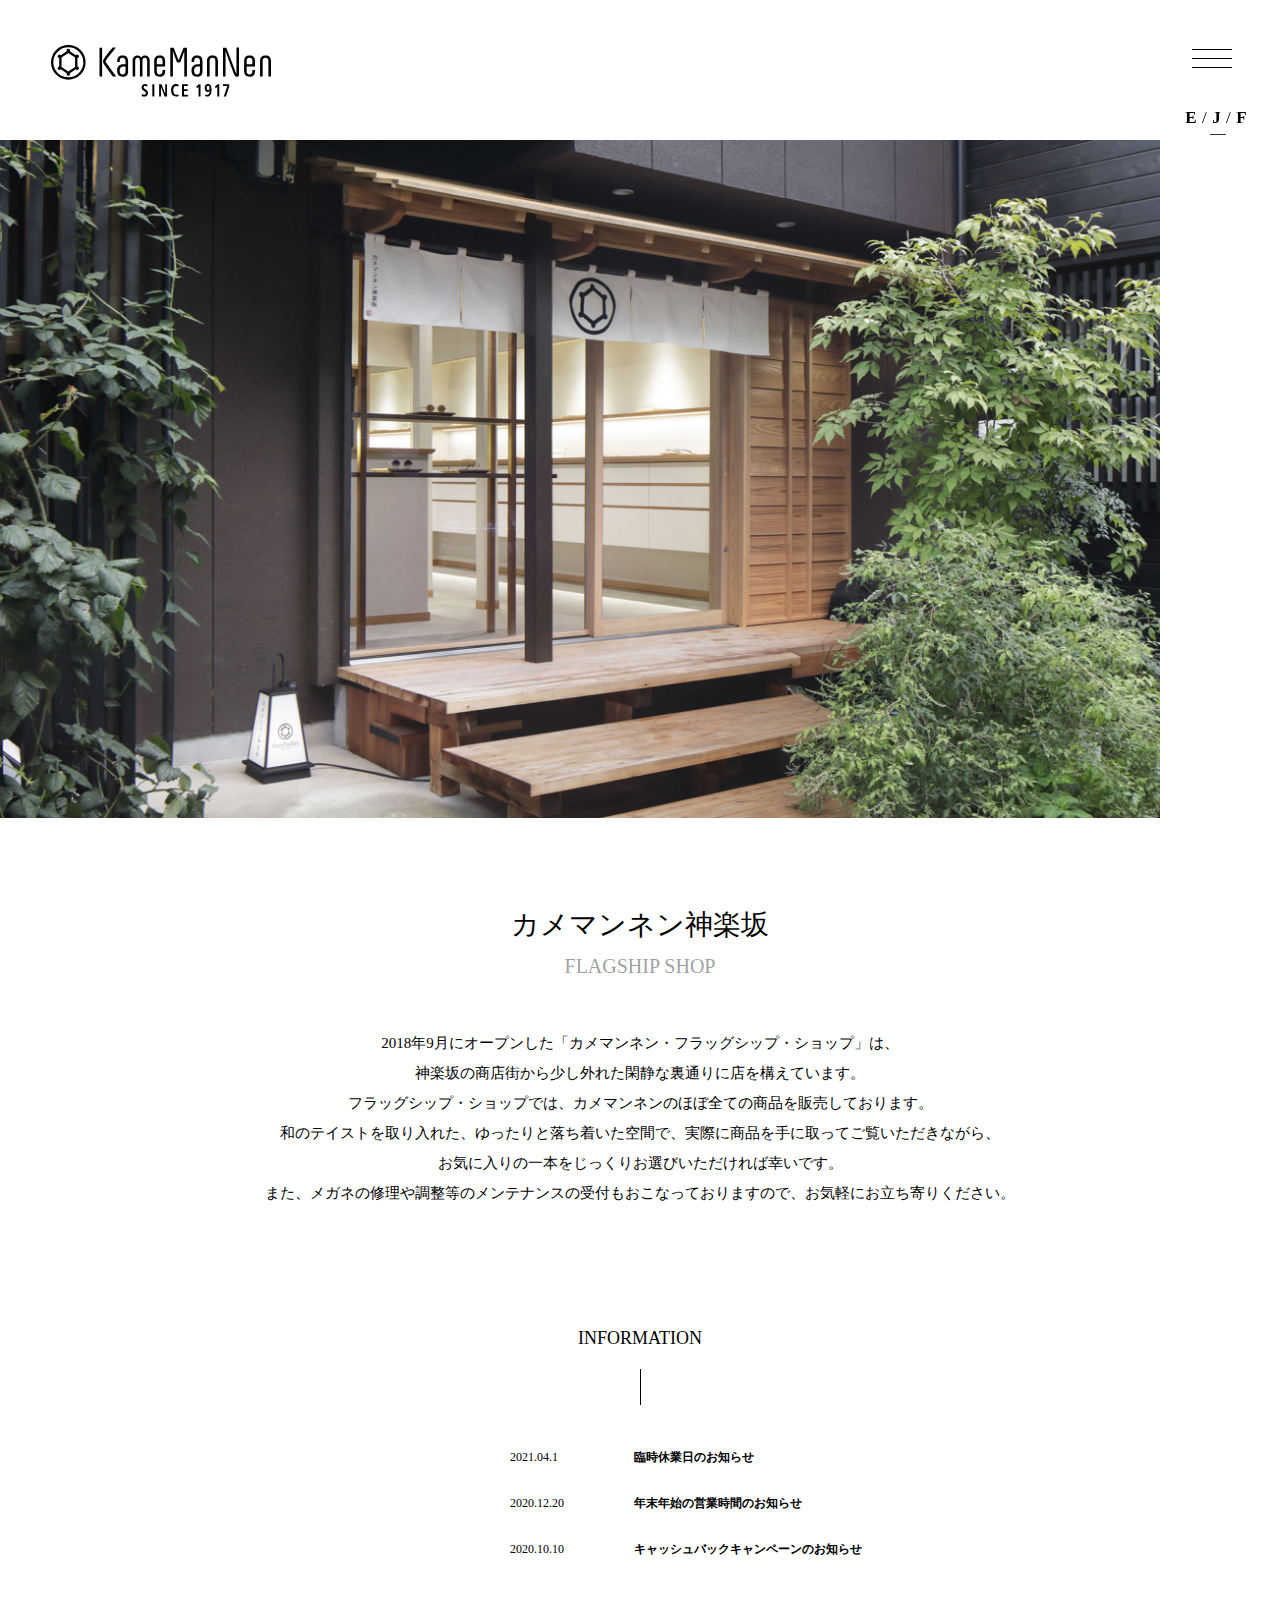
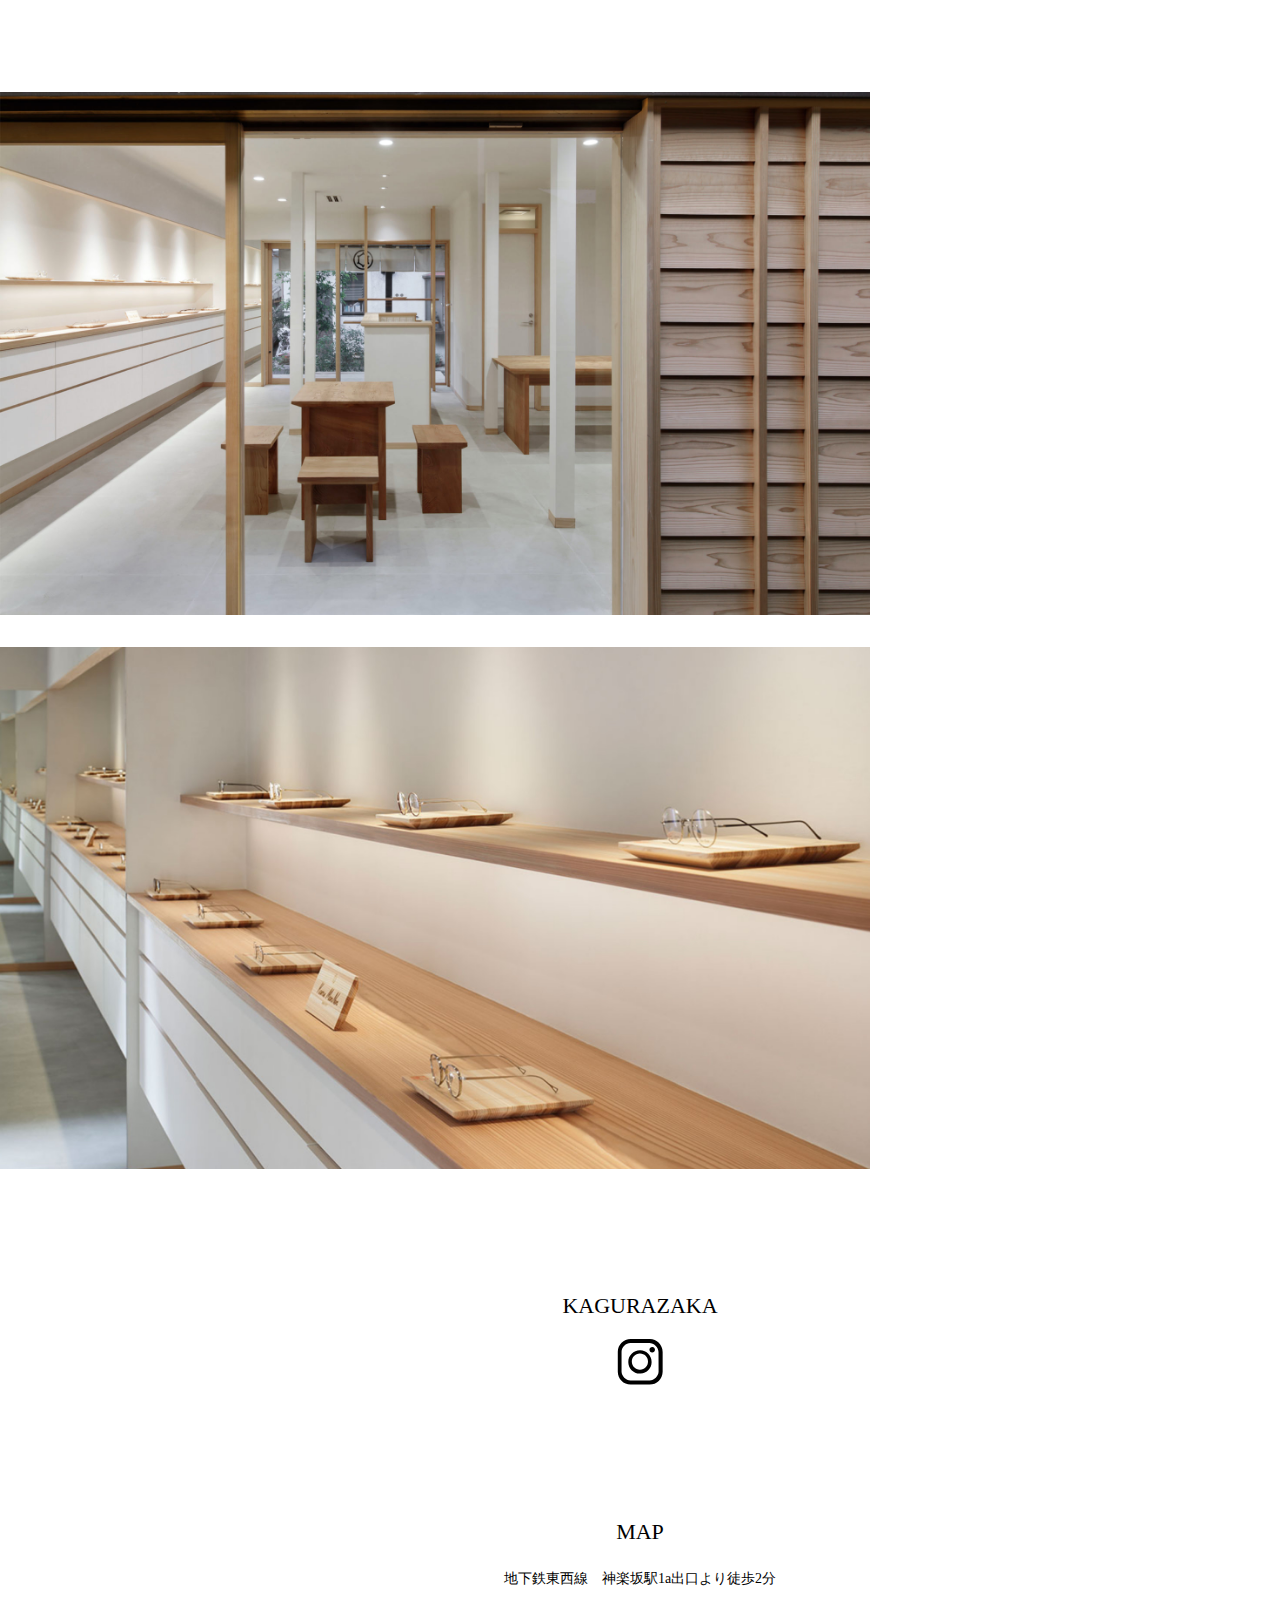
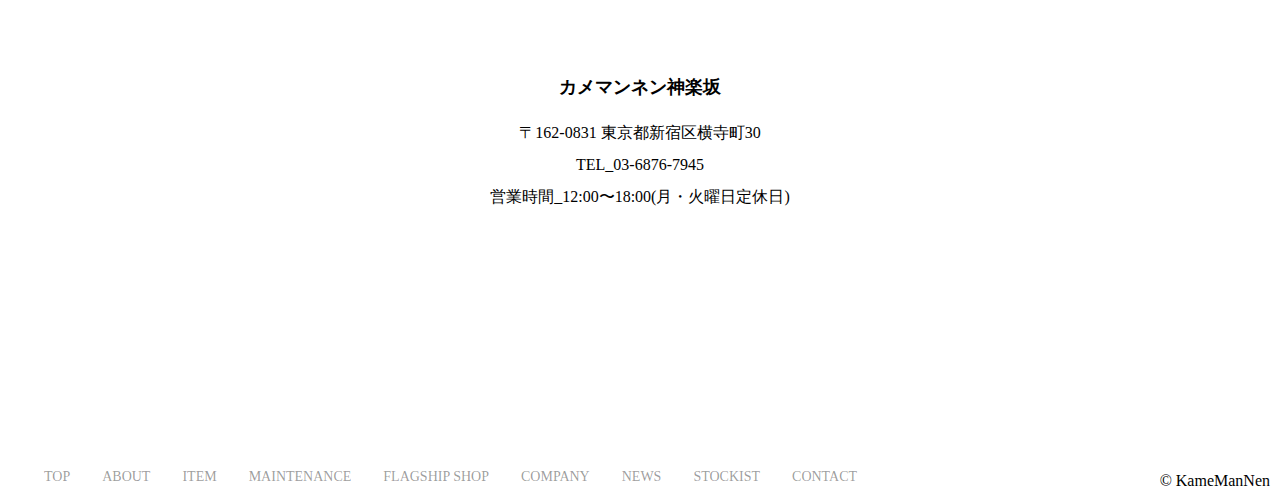
<file: ja/flagshipshop/index.html>
<!DOCTYPE html>
<html lang="en">

<head>
  <meta charset="UTF-8">
  <meta http-equiv="X-UA-Compatible" content="IE=edge">
  <meta name="viewport" content="width=device-width, initial-scale=1.0">
  <link rel="shortcut icon" href="../../img/KMNlogo.png">
  <link rel="stylesheet" href="../../css/reset.css">
  <link rel="stylesheet" href="../../css/01_index.css">
  <link rel="stylesheet" href="../css/flagshipshop.css">
  <title>Document</title>
</head>

<body>
  <header>
    <div class="logo-kamemannen">
      <a href="javascript:;">
        <img src="./img/logo.svg">
      </a>
    </div>
    <div class="header-hum">
      <div class="hum">
        <!-- click交叉状态 is-active -->
        <span></span>
        <span></span>
        <span></span>
      </div>
    </div>
    <!-- 侧边栏 -->
    <div class="header-menu-wrap">
      <div class="header-menu-inner">
        <div class="header-menu-nav-wrap">
          <ul class="header-menu-nav">
            <li class="is-active"><a href="/index.html">TOP</a></li>
            <li class="is-active"><a href="/ja/about/">ABOUT</a></li>
            <li class="is-active"><a href="/ja/item/">ITEM</a></li>
            <li class="is-active"><a href="/ja/maintenance/">MAINTENANCE</a></li>
            <li class="is-active"><a href="/ja/flagshipshop/">FLAGSHIP SHOP</a></li>
            <li class="is-active"><a href="/ja/company/">COMPANY</a></li>
            <li class="is-active"><a href="/ja/news/">NEWS</a></li>
            <li class="is-active"><a href="/ja/stockist/">STOCKIST</a></li>
            <li class="is-active"><a href="/ja/contact/">CONTACT</a></li>
          </ul>
          <!-- 侧边栏 E/J/F -->
          <nav class="header-menu-nav-lang is-active">
            <div class="lang-list-wrap sp">
              <ul class="lang-list">
                <li class="en u-lang-line-motion"><a href="https://www.kamemannen.com/en">E</a></li>
                <li class="slash">/</li>
                <li class="ja u-lang-line-motion is-current"><a href="https://www.kamemannen.com/ja">J</a></li>
                <li class="slash">/</li>
                <li class="fr u-lang-line-motion"><a href="https://www.kamemannen.com/fr">F</a></li>
              </ul>
            </div>
          </nav>
        </div>
      </div>
    </div>
    <!-- E/J/F -->
    <nav class="nav-lang">
      <ul class="lang-list">
        <li class="en u-lang-line-motion">
          <a href="https://www.kamemannen.com/en">E</a>
        </li>
        <li class="slash">/</li>
        <li class="ja u-lang-line-motion is-current">
          <a href="https://www.kamemannen.com/ja">J</a>
        </li>
        <li class="slash">/</li>
        <li class="fr u-lang-line-motion">
          <a href="https://www.kamemannen.com/fr">F</a>
        </li>
      </ul>
    </nav>
  </header>


  <main>
    <div class="content-kv-rightmargin-wrap is-flagshipshop-kv">
      <div class="content-kv-rightmargin-inner is-maintenance">
        <img src="./img/flagshipshop-kv.jpg" alt="" class="tb-pc">
      </div>
    </div>
    <div class="content-body">
      <h1 class="content-title is-flagshipshop inview lang-ja is-inview">カメマンネン神楽坂</h1>
      <p class="content-title is-flagshipshop-sub inview is-inview">FLAGSHIP SHOP</p>
      <p class="content-txt is-center is-main is-flagshipshop inview is-inview">
        2018年9月にオープンした「カメマンネン・フラッグシップ・ショップ」は、<br class="tb-pc">神楽坂の商店街から少し外れた閑静な裏通りに店を構えています。<br
          class="tb-pc">フラッグシップ・ショップでは、カメマンネンのほぼ全ての商品を販売しております。<br
          class="tb-pc">和のテイストを取り入れた、ゆったりと落ち着いた空間で、実際に商品を手に取ってご覧いただきながら、<br class="tb-pc">お気に入りの一本をじっくりお選びいただければ幸いです。<br
          class="tb-pc">また、メガネの修理や調整等のメンテナンスの受付もおこなっておりますので、お気軽にお立ち寄りください。
      </p>
    </div>
    <div class="flagshipshop-info-wrap is-flagshipshop">
      <h2 class="flagshipshop-info-title inview is-inview">
        INFORMATION
      </h2>
      <div class="bar inview is-inview"></div>
      <div class="info-list-wrap">
        <ul class="info-list inview is-inview">
          <li>
            <p class="date">2021.04.1</p>
            <h3 class="title"><a
                href="https://www.kamemannen.com/ja/news/%e8%87%a8%e6%99%82%e4%bc%91%e6%a5%ad%e6%97%a5%e3%81%ae%e3%81%8a%e7%9f%a5%e3%82%89%e3%81%9b">臨時休業日のお知らせ</a>
            </h3>
          </li>
          <li>
            <p class="date">2020.12.20</p>
            <h3 class="title"><a
                href="https://www.kamemannen.com/ja/news/%e5%b9%b4%e5%86%85%e3%81%ae%e5%96%b6%e6%a5%ad%e3%81%ab%e3%81%a4%e3%81%84%e3%81%a6">年末年始の営業時間のお知らせ</a>
            </h3>
          </li>
          <li>
            <p class="date">2020.10.10</p>
            <h3 class="title"><a
                href="https://www.kamemannen.com/ja/news/%e3%82%ad%e3%83%a3%e3%83%83%e3%82%b7%e3%83%a5%e3%83%90%e3%83%83%e3%82%af%e3%82%ad%e3%83%a3%e3%83%b3%e3%83%9a%e3%83%bc%e3%83%b3%e3%81%ae%e3%81%8a%e7%9f%a5%e3%82%89%e3%81%9b">キャッシュバックキャンペーンのお知らせ</a>
            </h3>
          </li>
        </ul>
      </div>
    </div>

    <div class="content-rightmargin-wrap">
      <div class="content-rightmargin-inner inview is-inview">
        <img src="./img/flagshipshop-photo1.jpg" alt="" class="">
      </div>
    </div>
    <div class="content-rightmargin-wrap">
      <div class="content-rightmargin-inner inview is-inview">
        <img src="./img/flagshipshop-photo2.jpg" alt="" class="">
      </div>
    </div>

    <div class="flagshipshop-sns-wrap">
      <h2 class="title">KAGURAZAKA</h2>
      <p class="icon"><a href="https://www.instagram.com/kamemannen_kagurazaka/" target="_blank"><img
            src="./img/icon-instagram.svg" alt=""></a></p>
    </div>

    <div class="flagshipshop-map-wrap">
      <h2 class="map-title">
        MAP
      </h2>
      <p class="map-title-sub">
        地下鉄東西線　神楽坂駅1a出口より徒歩2分
      </p>
      <div class="map-info-wrap">
        <h3 class="title">カメマンネン神楽坂</h3>
        <p>
        </p>
        <p class="txt">
          〒162-0831 東京都新宿区横寺町30<br>
          TEL_<a href="tel:0368767945">03-6876-7945</a><br>
          営業時間_12:00〜18:00(月・火曜日定休日)
        </p>
      </div>
    </div>

  </main>


  <footer>
    <div class="footer-nav-wrap">
      <div class="footer-logo-wrap sp">
        <div class="footer-logo">
          <a href="/"><img src="./img/logo-mask.svg" alt="KameManNen"></a>
        </div>
      </div>
      <nav class="footer-nav tb-pc">
        <ul>
          <li><a href="/index.html">TOP</a></li>
          <li><a href="/ja/about/">ABOUT</a></li>
          <li><a href="/ja/item/">ITEM</a></li>
          <li><a href="/ja/maintenance/">MAINTENANCE</a></li>
          <li><a href="/ja/flagshipshop/">FLAGSHIP SHOP</a></li>
          <li><a href="/ja/company/">COMPANY</a></li>
          <li><a href="/ja/news/">NEWS</a></li>
          <li><a href="/ja/stockist/">STOCKIST</a></li>
          <li><a href="/ja/contact/">CONTACT</a></li>
        </ul>
      </nav>
      <nav class="footer-nav sp">
        <ul>
          <li><a href="/ja/company/">COMPANY</a></li>
          <li><a href="/ja/contact/">CONTACT</a></li>
        </ul>
      </nav>
      <div class="copyright-wrap">
        <p class="copyright lang-en">© KameManNen</p>
      </div>
    </div>
  </footer>
  <script src="../../jq/jquery-3.0.0.js"></script>
  <script src="../../js/01_index.js"></script>
</body>

</html>
</file>
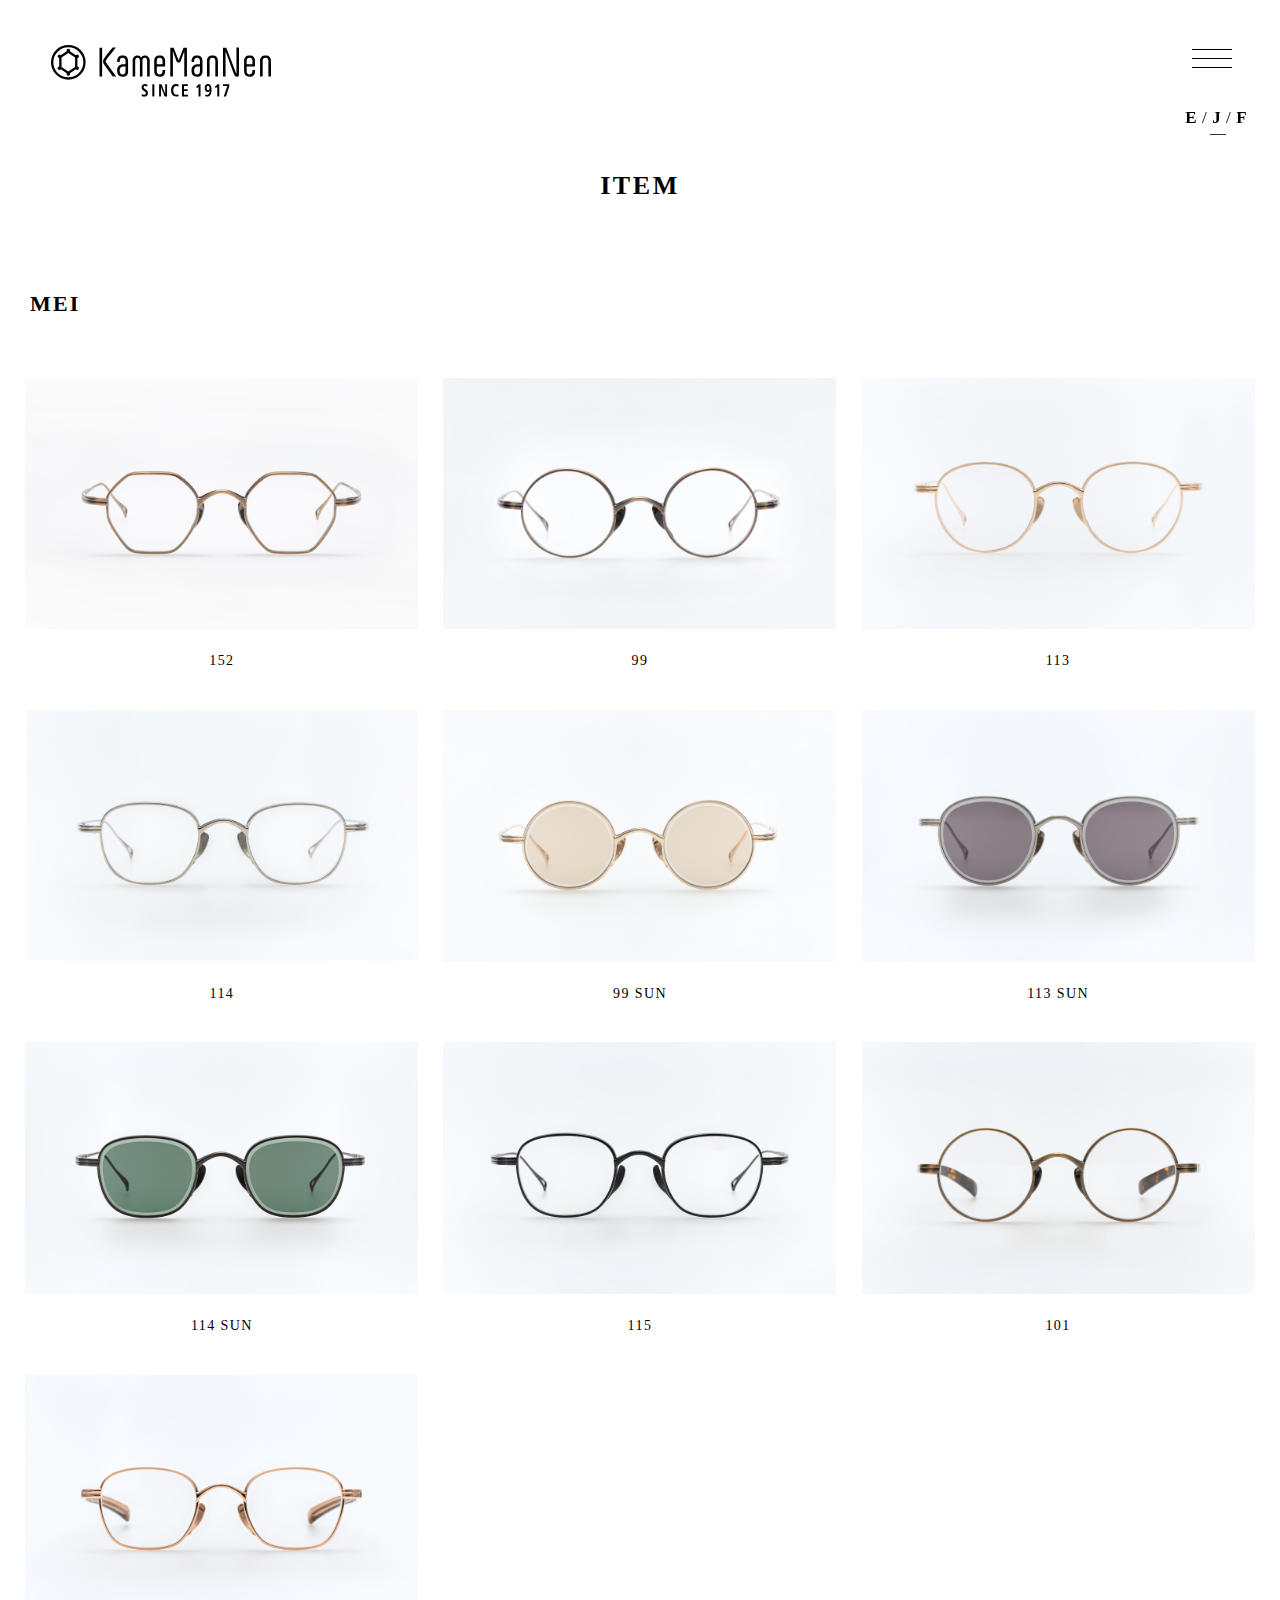
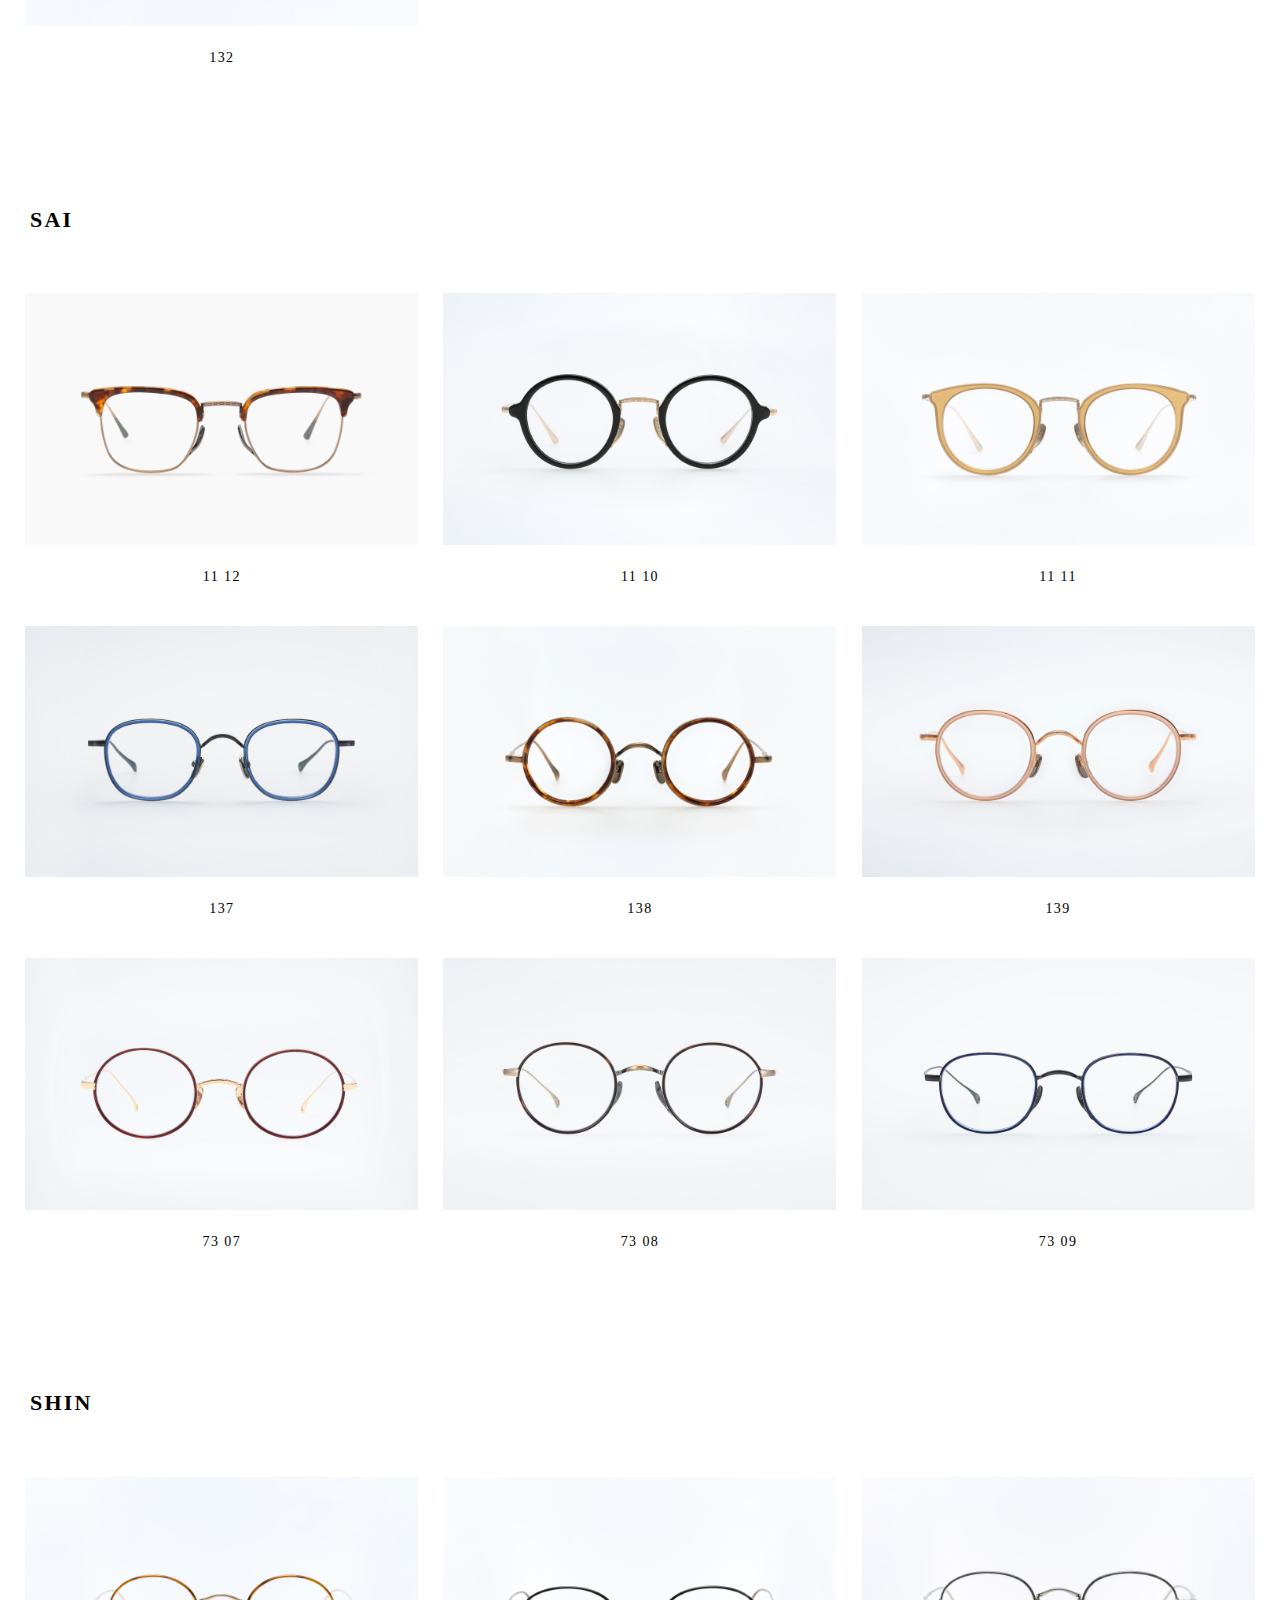
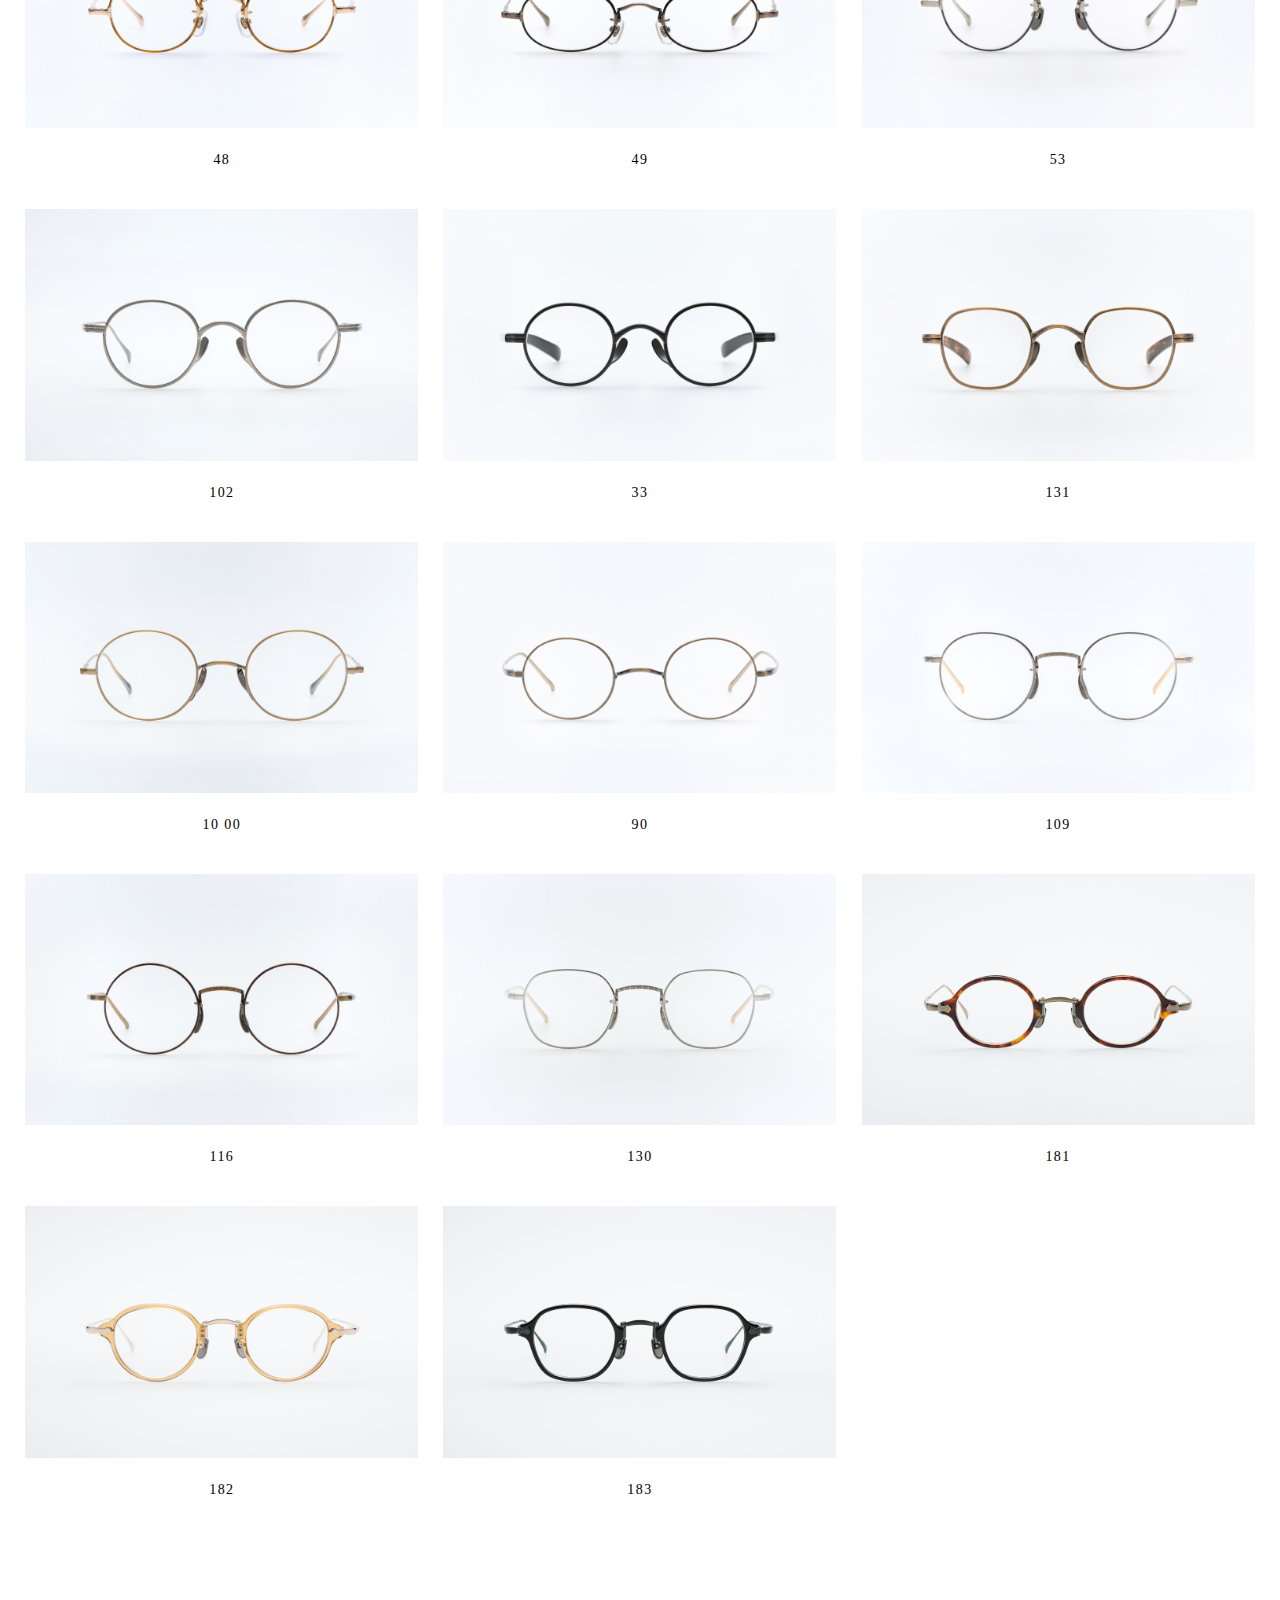
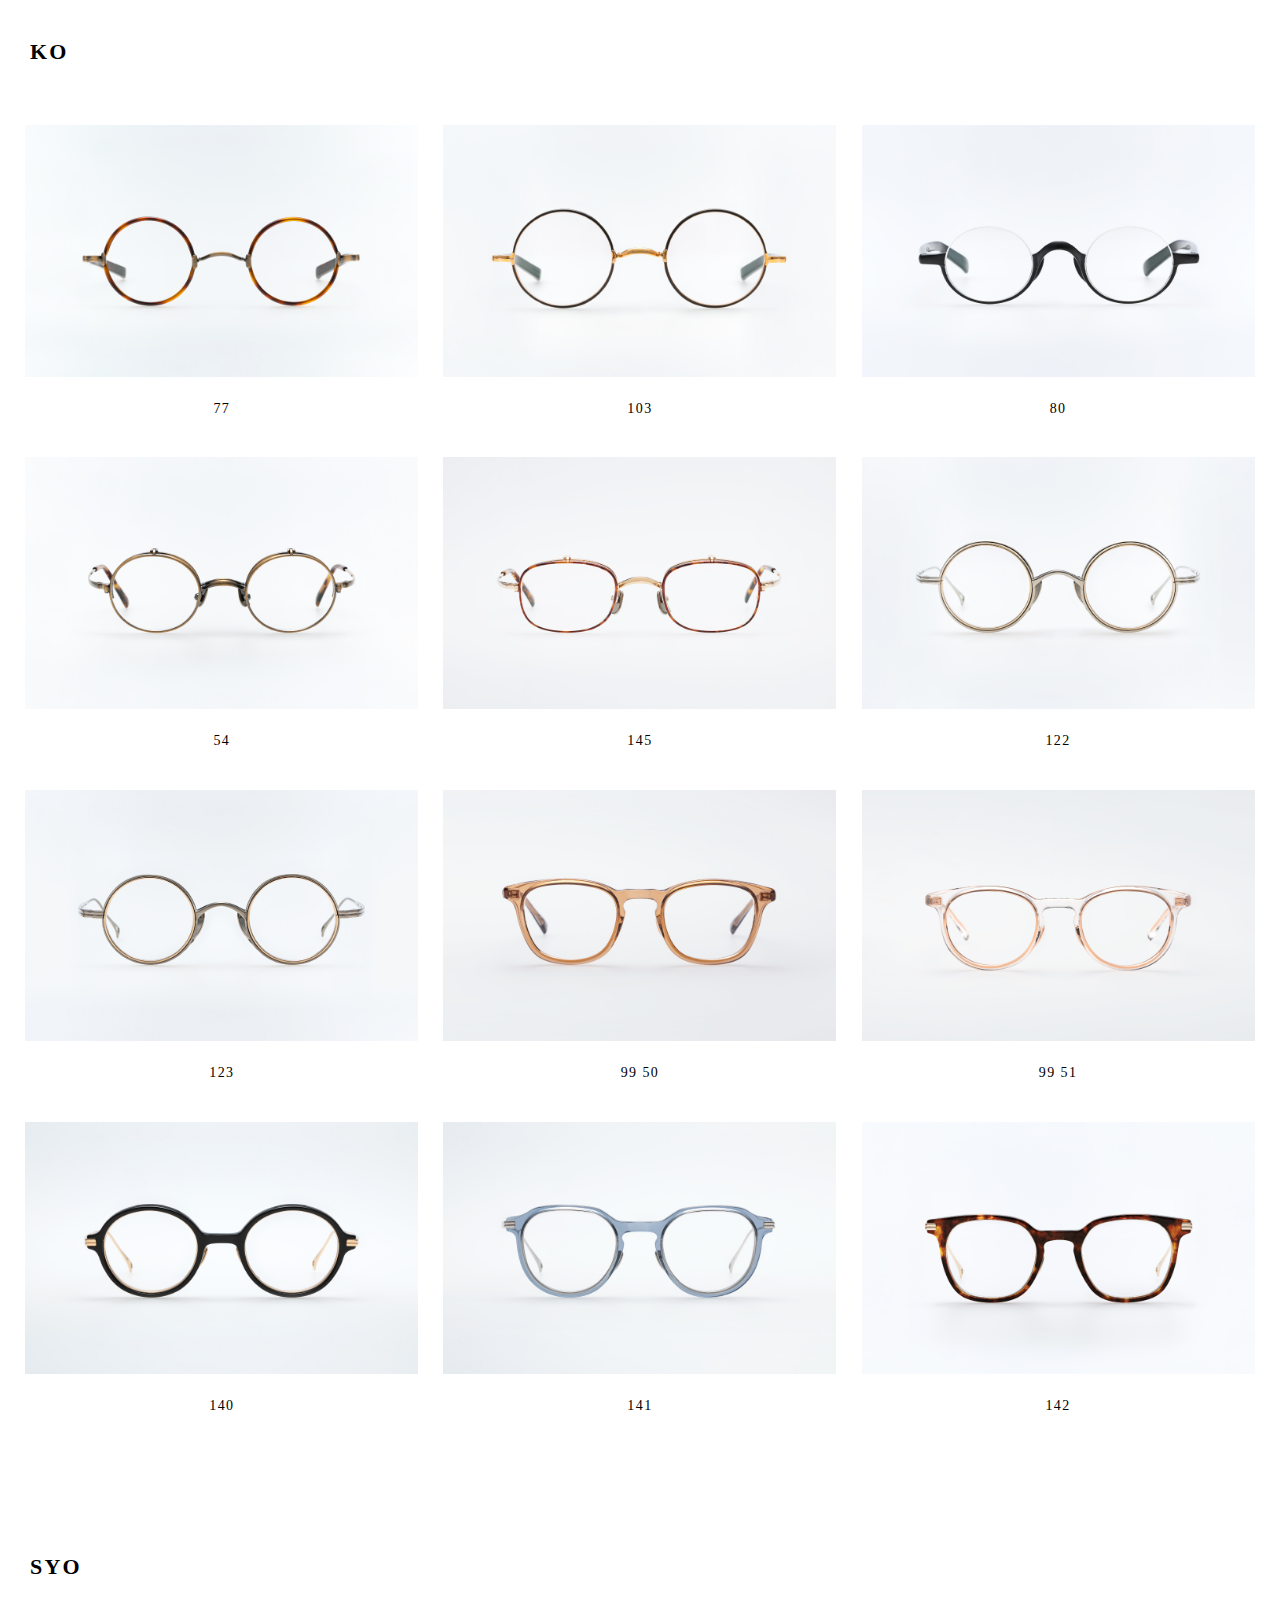
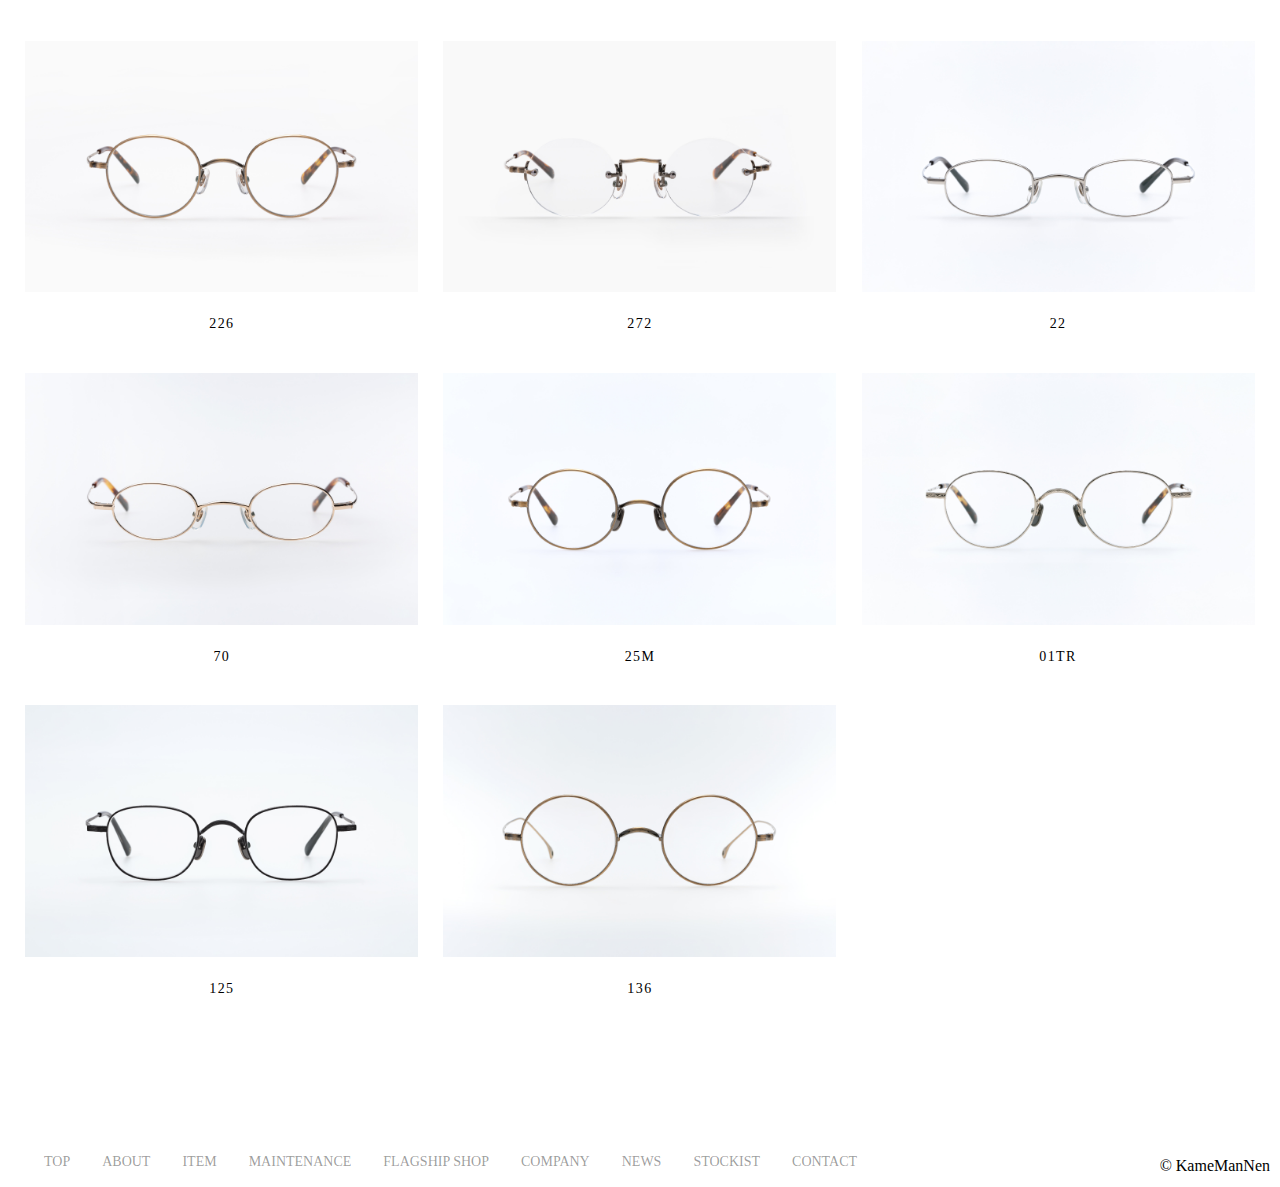
<file: ja/item/index.html>
<!DOCTYPE html>
<html lang="en">

<head>
  <meta charset="UTF-8">
  <meta http-equiv="X-UA-Compatible" content="IE=edge">
  <meta name="viewport" content="width=device-width, initial-scale=1.0">
  <link rel="shortcut icon" href="../../img/KMNlogo.png">
  <link rel="stylesheet" href="../../css/reset.css">
  <link rel="stylesheet" href="../../css/01_index.css">
  <link rel="stylesheet" href="../css/item.css">
  <title>Document</title>
</head>

<body>
  <header>
    <div class="logo-kamemannen">
      <a href="javascript:;">
        <img src="./img/logo.svg">
      </a>
    </div>
    <div class="header-hum">
      <div class="hum">
        <!-- click交叉状态 is-active -->
        <span></span>
        <span></span>
        <span></span>
      </div>
    </div>
    <!-- 侧边栏 -->
    <div class="header-menu-wrap">
      <div class="header-menu-inner">
        <div class="header-menu-nav-wrap">
          <ul class="header-menu-nav">
            <li class="is-active"><a href="/index.html">TOP</a></li>
            <li class="is-active"><a href="/ja/about/">ABOUT</a></li>
            <li class="is-active"><a href="/ja/item/">ITEM</a></li>
            <li class="is-active"><a href="/ja/maintenance/">MAINTENANCE</a></li>
            <li class="is-active"><a href="/ja/flagshipshop/">FLAGSHIP SHOP</a></li>
            <li class="is-active"><a href="/ja/company/">COMPANY</a></li>
            <li class="is-active"><a href="/ja/news/">NEWS</a></li>
            <li class="is-active"><a href="/ja/stockist/">STOCKIST</a></li>
            <li class="is-active"><a href="/ja/contact/">CONTACT</a></li>
          </ul>
          <!-- 侧边栏 E/J/F -->
          <nav class="header-menu-nav-lang is-active">
            <div class="lang-list-wrap sp">
              <ul class="lang-list">
                <li class="en u-lang-line-motion"><a href="https://www.kamemannen.com/en">E</a></li>
                <li class="slash">/</li>
                <li class="ja u-lang-line-motion is-current"><a href="https://www.kamemannen.com/ja">J</a></li>
                <li class="slash">/</li>
                <li class="fr u-lang-line-motion"><a href="https://www.kamemannen.com/fr">F</a></li>
              </ul>
            </div>
          </nav>
        </div>
      </div>
    </div>
    <!-- E/J/F -->
    <nav class="nav-lang">
      <ul class="lang-list">
        <li class="en u-lang-line-motion">
          <a href="https://www.kamemannen.com/en">E</a>
        </li>
        <li class="slash">/</li>
        <li class="ja u-lang-line-motion is-current">
          <a href="https://www.kamemannen.com/ja">J</a>
        </li>
        <li class="slash">/</li>
        <li class="fr u-lang-line-motion">
          <a href="https://www.kamemannen.com/fr">F</a>
        </li>
      </ul>
    </nav>
  </header>


  <main>
    <div class="item-top-title-wrap">
      <h1 class="item-top-title">ITEM</h1>
    </div>


    <div class="item-category-title-wrap">
      <h1 class="item-category-title">MEI</h1>
    </div>
    <div class="item-top-list-wrap">
      <ul class="item-top-list">
        <li><a href="https://www.kamemannen.com/ja/item/152">
          <img src="../../img/image/item_152.jpg">
            <h2 class="item-top-list-title">152</h2>
          </a></li>
        <li><a href="https://www.kamemannen.com/ja/item/99"><img
              src="../../img/image/item_99.jpg">
            <h2 class="item-top-list-title">99</h2>
          </a></li>
        <li><a href="https://www.kamemannen.com/ja/item/113"><img
              src="../../img/image/item_113.jpg">
            <h2 class="item-top-list-title">113</h2>
          </a></li>
        <li><a href="https://www.kamemannen.com/ja/item/114"><img
              src="../../img/image/item_114.jpg">
            <h2 class="item-top-list-title">114</h2>
          </a></li>
        <li><a href="https://www.kamemannen.com/ja/item/99sun"><img
              src="../../img/image/item_99sun.jpg">
            <h2 class="item-top-list-title">99 SUN</h2>
          </a></li>
        <li><a href="https://www.kamemannen.com/ja/item/113-sun"><img
              src="../../img/image/item_113sun.jpg">
            <h2 class="item-top-list-title">113 SUN</h2>
          </a></li>
        <li><a href="https://www.kamemannen.com/ja/item/114-sun"><img
              src="../../img/image/item_114sun.jpg">
            <h2 class="item-top-list-title">114 SUN</h2>
          </a></li>
        <li><a href="https://www.kamemannen.com/ja/item/115"><img
              src="../../img/image/item_115.jpg">
            <h2 class="item-top-list-title">115</h2>
          </a></li>
        <li><a href="https://www.kamemannen.com/ja/item/11-10"><img
              src="../../img/image/item_101.jpg">
            <h2 class="item-top-list-title">101</h2>
          </a></li>
        <li><a href="https://www.kamemannen.com/ja/item/132"><img
              src="../../img/image/item_132.jpg">
            <h2 class="item-top-list-title">132</h2>
          </a></li>
      </ul>
    </div>

    <div class="item-category-title-wrap">
      <h1 class="item-category-title">SAI</h1>
    </div>
    <div class="item-top-list-wrap">
      <ul class="item-top-list">
        <li><a href="https://www.kamemannen.com/ja/item/11-12"><img
              src="../../img/image/item_1112.jpg">
            <h2 class="item-top-list-title">11 12</h2>
          </a></li>
        <li><a href="https://www.kamemannen.com/ja/item/11-10-2"><img
              src="../../img/image/item_1110.jpg">
            <h2 class="item-top-list-title">11 10</h2>
          </a></li>
        <li><a href="https://www.kamemannen.com/ja/item/11-11"><img
              src="../../img/image/item_1111.jpg">
            <h2 class="item-top-list-title">11 11</h2>
          </a></li>
        <li><a href="https://www.kamemannen.com/ja/item/137"><img
              src="../../img/image/item_137.jpg">
            <h2 class="item-top-list-title">137</h2>
          </a></li>
        <li><a href="https://www.kamemannen.com/ja/item/138"><img
              src="../../img/image/item_138.jpg">
            <h2 class="item-top-list-title">138</h2>
          </a></li>
        <li><a href="https://www.kamemannen.com/ja/item/139"><img
              src="../../img/image/item_139.jpg">
            <h2 class="item-top-list-title">139</h2>
          </a></li>
        <li><a href="https://www.kamemannen.com/ja/item/73-07"><img
              src="../../img/image/item_7307.jpg">
            <h2 class="item-top-list-title">73 07</h2>
          </a></li>
        <li><a href="https://www.kamemannen.com/ja/item/73-08"><img
              src="../../img/image/item_7308.jpg">
            <h2 class="item-top-list-title">73 08</h2>
          </a></li>
        <li><a href="https://www.kamemannen.com/ja/item/73-09"><img
              src="../../img/image/item_7309.jpg">
            <h2 class="item-top-list-title">73 09</h2>
          </a></li>
      </ul>
    </div>

    <div class="item-category-title-wrap">
      <h1 class="item-category-title">SHIN</h1>
    </div>
    <div class="item-top-list-wrap">
      <ul class="item-top-list">
        <li><a href="https://www.kamemannen.com/ja/item/48"><img
              src="../../img/image/item_48.jpg">
            <h2 class="item-top-list-title">48</h2>
          </a></li>
        <li><a href="https://www.kamemannen.com/ja/item/49"><img
              src="../../img/image/item_49.jpg">
            <h2 class="item-top-list-title">49</h2>
          </a></li>
        <li><a href="https://www.kamemannen.com/ja/item/53"><img
              src="../../img/image/item_53.jpg">
            <h2 class="item-top-list-title">53</h2>
          </a></li>
        <li><a href="https://www.kamemannen.com/ja/item/102"><img
              src="../../img/image/item_102.jpg">
            <h2 class="item-top-list-title">102</h2>
          </a></li>
        <li><a href="https://www.kamemannen.com/ja/item/33"><img
              src="../../img/image/item_33.jpg">
            <h2 class="item-top-list-title">33</h2>
          </a></li>
        <li><a href="https://www.kamemannen.com/ja/item/131"><img
              src="../../img/image/item_131.jpg">
            <h2 class="item-top-list-title">131</h2>
          </a></li>
        <li><a href="https://www.kamemannen.com/ja/item/10-00"><img
              src="../../img/image/item_1000.jpg">
            <h2 class="item-top-list-title">10 00</h2>
          </a></li>
        <li><a href="https://www.kamemannen.com/ja/item/90"><img
              src="../../img/image/item_90.jpg">
            <h2 class="item-top-list-title">90　</h2>
          </a></li>
        <li><a href="https://www.kamemannen.com/ja/item/109"><img
              src="../../img/image/item_109.jpg">
            <h2 class="item-top-list-title">109</h2>
          </a></li>
        <li><a href="https://www.kamemannen.com/ja/item/116"><img
              src="../../img/image/item_116.jpg">
            <h2 class="item-top-list-title">116</h2>
          </a></li>
        <li><a href="https://www.kamemannen.com/ja/item/130"><img
              src="../../img/image/item_130.jpg">
            <h2 class="item-top-list-title">130</h2>
          </a></li>
        <li><a href="https://www.kamemannen.com/ja/item/181"><img
              src="../../img/image/item_181.jpg">
            <h2 class="item-top-list-title">181</h2>
          </a></li>
        <li><a href="https://www.kamemannen.com/ja/item/182"><img
              src="../../img/image/item_182.jpg">
            <h2 class="item-top-list-title">182</h2>
          </a></li>
        <li><a href="https://www.kamemannen.com/ja/item/183"><img
              src="../../img/image/item_183.jpg">
            <h2 class="item-top-list-title">183</h2>
          </a></li>
      </ul>
    </div>

    <div class="item-category-title-wrap">
      <h1 class="item-category-title">KO</h1>
    </div>
    <div class="item-top-list-wrap">
      <ul class="item-top-list">
        <li><a href="https://www.kamemannen.com/ja/item/77"><img
              src="../../img/image/item_77.jpg">
            <h2 class="item-top-list-title">77　</h2>
          </a></li>
        <li><a href="https://www.kamemannen.com/ja/item/103"><img
              src="../../img/image/item_103.jpg">
            <h2 class="item-top-list-title">103</h2>
          </a></li>
        <li><a href="https://www.kamemannen.com/ja/item/80"><img
              src="../../img/image/item_80.jpg">
            <h2 class="item-top-list-title">80</h2>
          </a></li>
        <li><a href="https://www.kamemannen.com/ja/item/54"><img
              src="../../img/image/item_54.jpg">
            <h2 class="item-top-list-title">54</h2>
          </a></li>
        <li><a href="https://www.kamemannen.com/ja/item/145"><img
              src="../../img/image/item_145.jpg">
            <h2 class="item-top-list-title">145</h2>
          </a></li>
        <li><a href="https://www.kamemannen.com/ja/item/122"><img
              src="../../img/image/item_122.jpg">
            <h2 class="item-top-list-title">122</h2>
          </a></li>
        <li><a href="https://www.kamemannen.com/ja/item/123"><img
              src="../../img/image/item_123.jpg">
            <h2 class="item-top-list-title">123</h2>
          </a></li>
        <li><a href="https://www.kamemannen.com/ja/item/99-50"><img
              src="../../img/image/item_9950.jpg">
            <h2 class="item-top-list-title">99 50</h2>
          </a></li>
        <li><a href="https://www.kamemannen.com/ja/item/99-51"><img
              src="../../img/image/item_9951.jpg">
            <h2 class="item-top-list-title">99 51</h2>
          </a></li>
        <li><a href="https://www.kamemannen.com/ja/item/140"><img
              src="../../img/image/item_140.jpg">
            <h2 class="item-top-list-title">140</h2>
          </a></li>
        <li><a href="https://www.kamemannen.com/ja/item/141"><img
              src="../../img/image/item_141.jpg">
            <h2 class="item-top-list-title">141</h2>
          </a></li>
        <li><a href="https://www.kamemannen.com/ja/item/142"><img
              src="../../img/image/item_142.jpg">
            <h2 class="item-top-list-title">142</h2>
          </a></li>
      </ul>
    </div>

    <div class="item-category-title-wrap">
      <h1 class="item-category-title">SYO</h1>
    </div>
    <div class="item-top-list-wrap">
      <ul class="item-top-list">
        <li><a href="https://www.kamemannen.com/ja/item/226"><img
              src="../../img/image/item_226.jpg">
            <h2 class="item-top-list-title">226</h2>
          </a></li>
        <li><a href="https://www.kamemannen.com/ja/item/272"><img
              src="../../img/image/item_272.jpg">
            <h2 class="item-top-list-title">272</h2>
          </a></li>
        <li><a href="https://www.kamemannen.com/ja/item/22"><img
              src="../../img/image/item_22.jpg">
            <h2 class="item-top-list-title">22</h2>
          </a></li>
        <li><a href="https://www.kamemannen.com/ja/item/70"><img
              src="../../img/image/item_70.jpg">
            <h2 class="item-top-list-title">70</h2>
          </a></li>
        <li><a href="https://www.kamemannen.com/ja/item/25m"><img
              src="../../img/image/item_25m.jpg">
            <h2 class="item-top-list-title">25M</h2>
          </a></li>
        <li><a href="https://www.kamemannen.com/ja/item/01tr"><img
              src="../../img/image/item_01tr.jpg">
            <h2 class="item-top-list-title">01TR</h2>
          </a></li>
        <li><a href="https://www.kamemannen.com/ja/item/125"><img
              src="../../img/image/item_125.jpg">
            <h2 class="item-top-list-title">125</h2>
          </a></li>
        <li><a href="https://www.kamemannen.com/ja/item/136"><img
              src="../../img/image/item_136.jpg">
            <h2 class="item-top-list-title">136　 </h2>
          </a></li>
      </ul>
    </div>

  </main>


  <footer>
    <div class="footer-nav-wrap">
      <div class="footer-logo-wrap sp">
        <div class="footer-logo">
          <a href="/"><img src="./img/logo-mask.svg" alt="KameManNen"></a>
        </div>
      </div>
      <nav class="footer-nav tb-pc">
        <ul>
          <li><a href="/index.html">TOP</a></li>
          <li><a href="/ja/about/">ABOUT</a></li>
          <li><a href="/ja/item/">ITEM</a></li>
          <li><a href="/ja/maintenance/">MAINTENANCE</a></li>
          <li><a href="/ja/flagshipshop/">FLAGSHIP SHOP</a></li>
          <li><a href="/ja/company/">COMPANY</a></li>
          <li><a href="/ja/news/">NEWS</a></li>
          <li><a href="/ja/stockist/">STOCKIST</a></li>
          <li><a href="/ja/contact/">CONTACT</a></li>
        </ul>
      </nav>
      <nav class="footer-nav sp">
        <ul>
          <li><a href="/ja/company/">COMPANY</a></li>
          <li><a href="/ja/contact/">CONTACT</a></li>
        </ul>
      </nav>
      <div class="copyright-wrap">
        <p class="copyright lang-en">© KameManNen</p>
      </div>
    </div>
  </footer>
  <script src="../../jq/jquery-3.0.0.js"></script>
  <script src="../../js/01_index.js"></script>
</body>

</html>
</file>
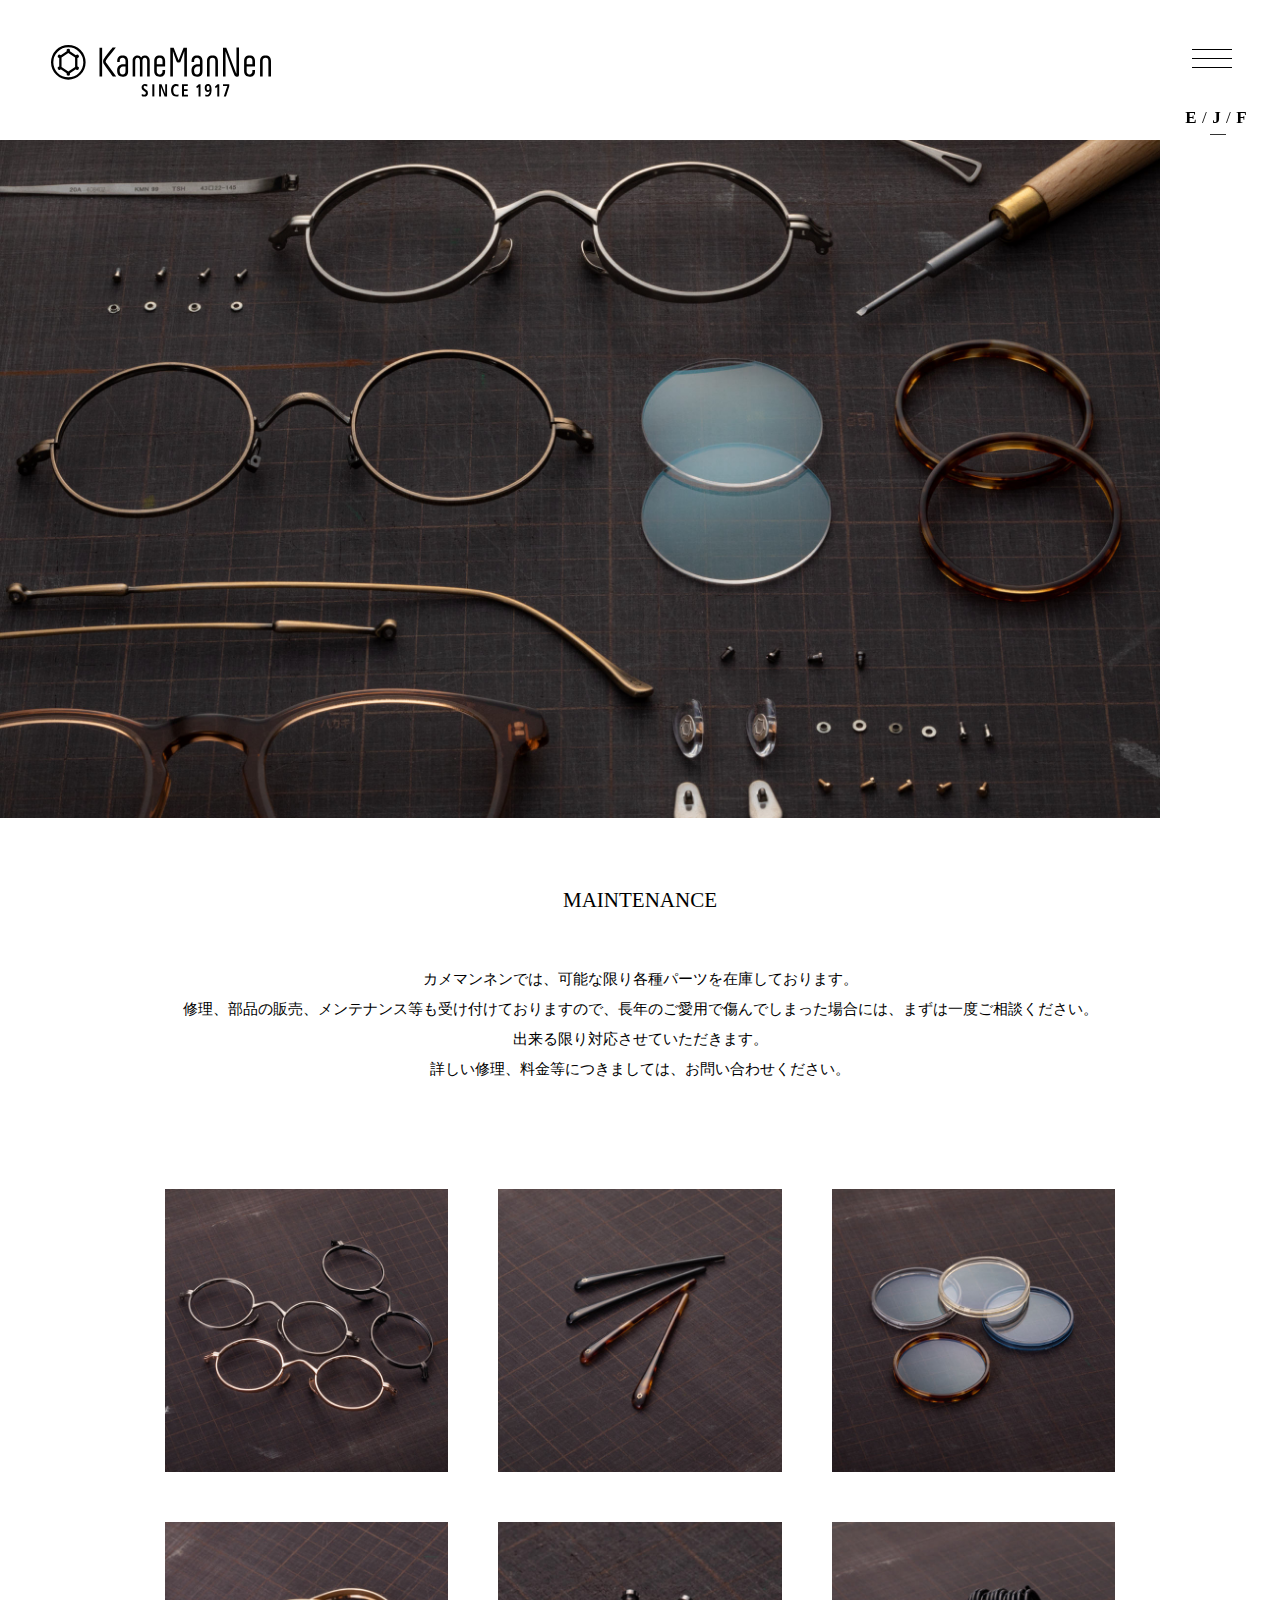
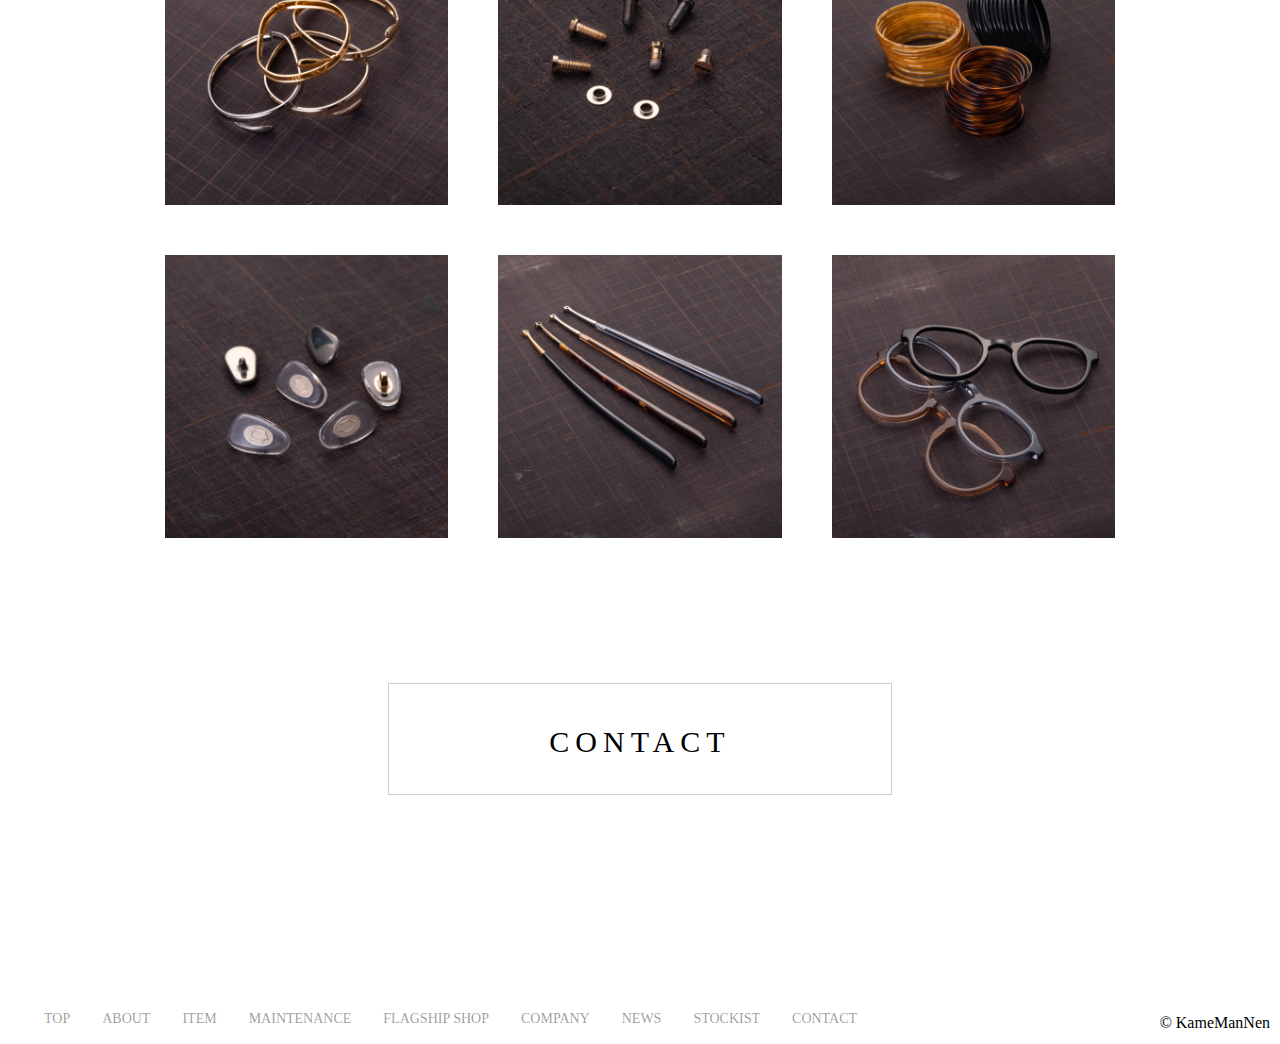
<file: ja/maintenance/index.html>
<!DOCTYPE html>
<html lang="en">

<head>
  <meta charset="UTF-8">
  <meta http-equiv="X-UA-Compatible" content="IE=edge">
  <meta name="viewport" content="width=device-width, initial-scale=1.0">
  <link rel="shortcut icon" href="../../img/KMNlogo.png">
  <link rel="stylesheet" href="../../css/reset.css">
  <link rel="stylesheet" href="../../css/01_index.css">
  <link rel="stylesheet" href="../css/maintenance.css">
  <title>Document</title>
</head>

<body>
  <header>
    <div class="logo-kamemannen">
      <a href="javascript:;">
        <img src="./img/logo.svg">
      </a>
    </div>
    <div class="header-hum">
      <div class="hum">
        <!-- click交叉状态 is-active -->
        <span></span>
        <span></span>
        <span></span>
      </div>
    </div>
    <!-- 侧边栏 -->
    <div class="header-menu-wrap">
      <div class="header-menu-inner">
        <div class="header-menu-nav-wrap">
          <ul class="header-menu-nav">
            <li class="is-active"><a href="/index.html">TOP</a></li>
            <li class="is-active"><a href="/ja/about/">ABOUT</a></li>
            <li class="is-active"><a href="/ja/item/">ITEM</a></li>
            <li class="is-active"><a href="/ja/maintenance/">MAINTENANCE</a></li>
            <li class="is-active"><a href="/ja/flagshipshop/">FLAGSHIP SHOP</a></li>
            <li class="is-active"><a href="/ja/company/">COMPANY</a></li>
            <li class="is-active"><a href="/ja/news/">NEWS</a></li>
            <li class="is-active"><a href="/ja/stockist/">STOCKIST</a></li>
            <li class="is-active"><a href="/ja/contact/">CONTACT</a></li>
          </ul>
          <!-- 侧边栏 E/J/F -->
          <nav class="header-menu-nav-lang is-active">
            <div class="lang-list-wrap sp">
              <ul class="lang-list">
                <li class="en u-lang-line-motion"><a href="https://www.kamemannen.com/en">E</a></li>
                <li class="slash">/</li>
                <li class="ja u-lang-line-motion is-current"><a href="https://www.kamemannen.com/ja">J</a></li>
                <li class="slash">/</li>
                <li class="fr u-lang-line-motion"><a href="https://www.kamemannen.com/fr">F</a></li>
              </ul>
            </div>
          </nav>
        </div>
      </div>
    </div>
    <!-- E/J/F -->
    <nav class="nav-lang">
      <ul class="lang-list">
        <li class="en u-lang-line-motion">
          <a href="https://www.kamemannen.com/en">E</a>
        </li>
        <li class="slash">/</li>
        <li class="ja u-lang-line-motion is-current">
          <a href="https://www.kamemannen.com/ja">J</a>
        </li>
        <li class="slash">/</li>
        <li class="fr u-lang-line-motion">
          <a href="https://www.kamemannen.com/fr">F</a>
        </li>
      </ul>
    </nav>
  </header>


  <main>
    <div class="content-kv-rightmargin-wrap is-flagshipshop-kv">
      <div class="content-kv-rightmargin-inner is-maintenance">
        <img src="./img/maintenance-kv.jpg" alt="" class="tb-pc">
        <h1 class="content-title-kv sp inview">
          MAINTENANCE
        </h1>
      </div>
    </div>
    <div class="content-body">
      <h1 class="content-title tb-pc is-maintenance inview is-inview">
        MAINTENANCE
      </h1>
      <p class="content-txt is-center is-main inview is-inview">
        カメマンネンでは、可能な限り各種パーツを在庫しております。<br class="tb-pc">
        修理、部品の販売、メンテナンス等も受け付けておりますので、長年のご愛用で傷んでしまった場合には、まずは一度ご相談ください。<br class="tb-pc">
        出来る限り対応させていただきます。<br class="tb-pc">
        詳しい修理、料金等につきましては、お問い合わせください。
      </p>
      <ul class="maintenance-top-photo-list">
        <li class="inview is-inview"><img src="./img/maintenance-photo1.jpg"></li>
        <li class="inview is-inview"><img src="./img/maintenance-photo2.jpg"></li>
        <li class="inview is-inview"><img src="./img/maintenance-photo3.jpg"></li>
        <li class="inview"><img src="./img/maintenance-photo4.jpg"></li>
        <li class="inview"><img src="./img/maintenance-photo5.jpg"></li>
        <li class="inview"><img src="./img/maintenance-photo6.jpg"></li>
        <li class="inview"><img src="./img/maintenance-photo7.jpg"></li>
        <li class="inview"><img src="./img/maintenance-photo8.jpg"></li>
        <li class="inview"><img src="./img/maintenance-photo9.jpg"></li>
      </ul>
      <div class="btn-contact-wrap inview">
        <div class="btn-contact u-linebtn-rectangle"><a href="/contact/"><span>
              CONTACT
            </span></a></div>
      </div>
      <div style="height:80px"></div>
      <!--<p>記事がまだありません</p>-->
    </div>



  </main>


  <footer>
    <div class="footer-nav-wrap">
      <div class="footer-logo-wrap sp">
        <div class="footer-logo">
          <a href="/"><img src="./img/logo-mask.svg" alt="KameManNen"></a>
        </div>
      </div>
      <nav class="footer-nav tb-pc">
        <ul>
          <li><a href="/index.html">TOP</a></li>
          <li><a href="/ja/about/">ABOUT</a></li>
          <li><a href="/ja/item/">ITEM</a></li>
          <li><a href="/ja/maintenance/">MAINTENANCE</a></li>
          <li><a href="/ja/flagshipshop/">FLAGSHIP SHOP</a></li>
          <li><a href="/ja/company/">COMPANY</a></li>
          <li><a href="/ja/news/">NEWS</a></li>
          <li><a href="/ja/stockist/">STOCKIST</a></li>
          <li><a href="/ja/contact/">CONTACT</a></li>
        </ul>
      </nav>
      <nav class="footer-nav sp">
        <ul>
          <li><a href="/ja/company/">COMPANY</a></li>
          <li><a href="/ja/contact/">CONTACT</a></li>
        </ul>
      </nav>
      <div class="copyright-wrap">
        <p class="copyright lang-en">© KameManNen</p>
      </div>
    </div>
  </footer>
  <script src="../../jq/jquery-3.0.0.js"></script>
  <script src="../../js/01_index.js"></script>
</body>

</html>
</file>
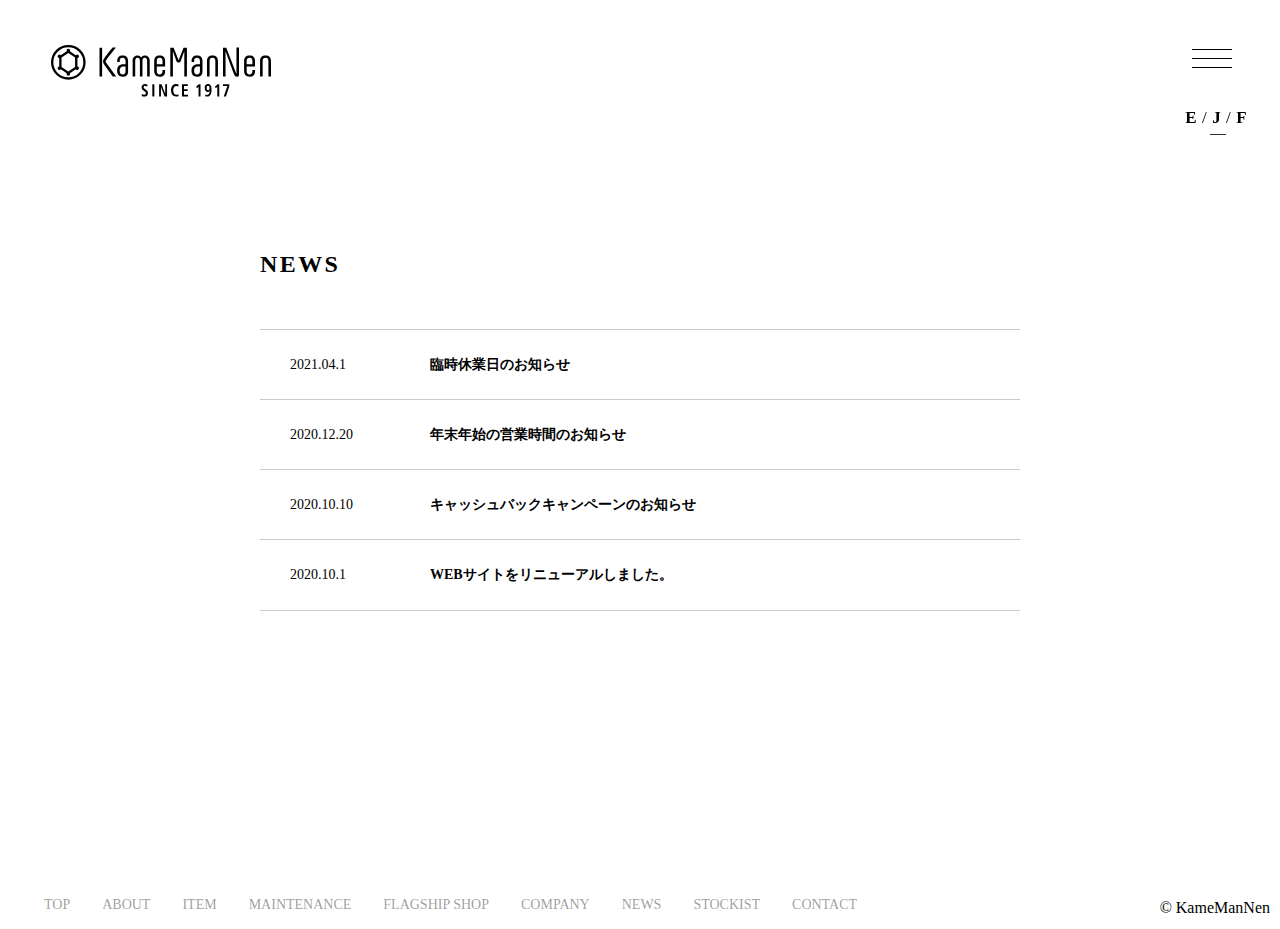
<file: ja/news/index.html>
<!DOCTYPE html>
<html lang="en">

<head>
  <meta charset="UTF-8">
  <meta http-equiv="X-UA-Compatible" content="IE=edge">
  <meta name="viewport" content="width=device-width, initial-scale=1.0">
  <link rel="shortcut icon" href="../../img/KMNlogo.png">
  <link rel="stylesheet" href="../../css/reset.css">
  <link rel="stylesheet" href="../../css/01_index.css">
  <link rel="stylesheet" href="../css/news.css">
  <title>Document</title>
</head>

<body>
  <header>
    <div class="logo-kamemannen">
      <a href="javascript:;">
        <img src="./img/logo.svg">
      </a>
    </div>
    <div class="header-hum">
      <div class="hum">
        <!-- click交叉状态 is-active -->
        <span></span>
        <span></span>
        <span></span>
      </div>
    </div>
    <!-- 侧边栏 -->
    <div class="header-menu-wrap">
      <div class="header-menu-inner">
        <div class="header-menu-nav-wrap">
          <ul class="header-menu-nav">
            <li class="is-active"><a href="/index.html">TOP</a></li>
            <li class="is-active"><a href="/ja/about/">ABOUT</a></li>
            <li class="is-active"><a href="/ja/item/">ITEM</a></li>
            <li class="is-active"><a href="/ja/maintenance/">MAINTENANCE</a></li>
            <li class="is-active"><a href="/ja/flagshipshop/">FLAGSHIP SHOP</a></li>
            <li class="is-active"><a href="/ja/company/">COMPANY</a></li>
            <li class="is-active"><a href="/ja/news/">NEWS</a></li>
            <li class="is-active"><a href="/ja/stockist/">STOCKIST</a></li>
            <li class="is-active"><a href="/ja/contact/">CONTACT</a></li>
          </ul>
          <!-- 侧边栏 E/J/F -->
          <nav class="header-menu-nav-lang is-active">
            <div class="lang-list-wrap sp">
              <ul class="lang-list">
                <li class="en u-lang-line-motion"><a href="https://www.kamemannen.com/en">E</a></li>
                <li class="slash">/</li>
                <li class="ja u-lang-line-motion is-current"><a href="https://www.kamemannen.com/ja">J</a></li>
                <li class="slash">/</li>
                <li class="fr u-lang-line-motion"><a href="https://www.kamemannen.com/fr">F</a></li>
              </ul>
            </div>
          </nav>
        </div>
      </div>
    </div>
    <!-- E/J/F -->
    <nav class="nav-lang">
      <ul class="lang-list">
        <li class="en u-lang-line-motion">
          <a href="https://www.kamemannen.com/en">E</a>
        </li>
        <li class="slash">/</li>
        <li class="ja u-lang-line-motion is-current">
          <a href="https://www.kamemannen.com/ja">J</a>
        </li>
        <li class="slash">/</li>
        <li class="fr u-lang-line-motion">
          <a href="https://www.kamemannen.com/fr">F</a>
        </li>
      </ul>
    </nav>
  </header>

  <main>
    <div class="content-centerd-wrap">
      <div class="content-centered-title-wrap">
        <h1 class="content-centered-title inview is-inview">
          NEWS </h1>
      </div>
      <div class="content-centered-inner">
        <div class="news-list-wrap">
          <ul class="news-list inview is-inview">
            <li>
              <a
                href="https://www.kamemannen.com/ja/news/%e8%87%a8%e6%99%82%e4%bc%91%e6%a5%ad%e6%97%a5%e3%81%ae%e3%81%8a%e7%9f%a5%e3%82%89%e3%81%9b">
                <div class="date-txt">
                  <h2 class="title">臨時休業日のお知らせ</h2>
                  <span class="date">2021.04.1</span>
                </div>
                <div class="lead">
                  誠に勝手ながら都合により4月7日(水)と14日(水)を臨時休業とさせて頂きます。 </div>
              </a>
            </li>
            <li>
              <a
                href="https://www.kamemannen.com/ja/news/%e5%b9%b4%e5%86%85%e3%81%ae%e5%96%b6%e6%a5%ad%e3%81%ab%e3%81%a4%e3%81%84%e3%81%a6">
                <div class="date-txt">
                  <h2 class="title">年末年始の営業時間のお知らせ</h2>
                  <span class="date">2020.12.20</span>
                </div>
                <div class="lead">
                  12/25 12:00〜18:00　通常営業
                  12/26〜1/5 　休業
                  １/6 12:00〜18:00　通常営業 </div>
              </a>
            </li>
            <li>
              <a
                href="https://www.kamemannen.com/ja/news/%e3%82%ad%e3%83%a3%e3%83%83%e3%82%b7%e3%83%a5%e3%83%90%e3%83%83%e3%82%af%e3%82%ad%e3%83%a3%e3%83%b3%e3%83%9a%e3%83%bc%e3%83%b3%e3%81%ae%e3%81%8a%e7%9f%a5%e3%82%89%e3%81%9b">
                <div class="date-txt">
                  <h2 class="title">キャッシュバックキャンペーンのお知らせ</h2>
                  <span class="date">2020.10.10</span>
                </div>
                <div class="lead">
                  只今カメマンネン神楽坂では
                  さばえ めがねをかけよう！
                  産地から総額１億５千万円キャッシュバックキャンペーンを開催し…… </div>
              </a>
            </li>
            <li>
              <a
                href="https://www.kamemannen.com/ja/news/web%e3%82%b5%e3%82%a4%e3%83%88%e3%82%92%e3%83%aa%e3%83%8b%e3%83%a5%e3%83%bc%e3%82%a2%e3%83%ab%e3%81%97%e3%81%be%e3%81%97%e3%81%9f%e3%80%82">
                <div class="date-txt">
                  <h2 class="title">WEBサイトをリニューアルしました。</h2>
                  <span class="date">2020.10.1</span>
                </div>
                <div class="lead">
                  WEBサイトをリニューアルしました。
                  より見やすく使いやすいサイトを目指し、デザイン、構成ともに一新しました。
                  今後ともカメマンネンをどうぞよろしくお願いいたします。 </div>
              </a>
            </li>
          </ul>
        </div>

        <div class="content-centered-inner">
          <div class="content-pagenate-wrap inview is-inview">
            <div class="pagenate-inner">
            </div>
          </div>

        </div>
      </div>


    </div>
  </main>

  <footer>
    <div class="footer-nav-wrap">
      <div class="footer-logo-wrap sp">
        <div class="footer-logo">
          <a href="/"><img src="./img/logo-mask.svg" alt="KameManNen"></a>
        </div>
      </div>
      <nav class="footer-nav tb-pc">
        <ul>
          <li><a href="/index.html">TOP</a></li>
          <li><a href="/ja/about/">ABOUT</a></li>
          <li><a href="/ja/item/">ITEM</a></li>
          <li><a href="/ja/maintenance/">MAINTENANCE</a></li>
          <li><a href="/ja/flagshipshop/">FLAGSHIP SHOP</a></li>
          <li><a href="/ja/company/">COMPANY</a></li>
          <li><a href="/ja/news/">NEWS</a></li>
          <li><a href="/ja/stockist/">STOCKIST</a></li>
          <li><a href="/ja/contact/">CONTACT</a></li>
        </ul>
      </nav>
      <nav class="footer-nav sp">
        <ul>
          <li><a href="/ja/company/">COMPANY</a></li>
          <li><a href="/ja/contact/">CONTACT</a></li>
        </ul>
      </nav>
      <div class="copyright-wrap">
        <p class="copyright lang-en">© KameManNen</p>
      </div>
    </div>
  </footer>
  <script src="../../jq/jquery-3.0.0.js"></script>
  <script src="../../js/01_index.js"></script>
</body>

</html>
</file>
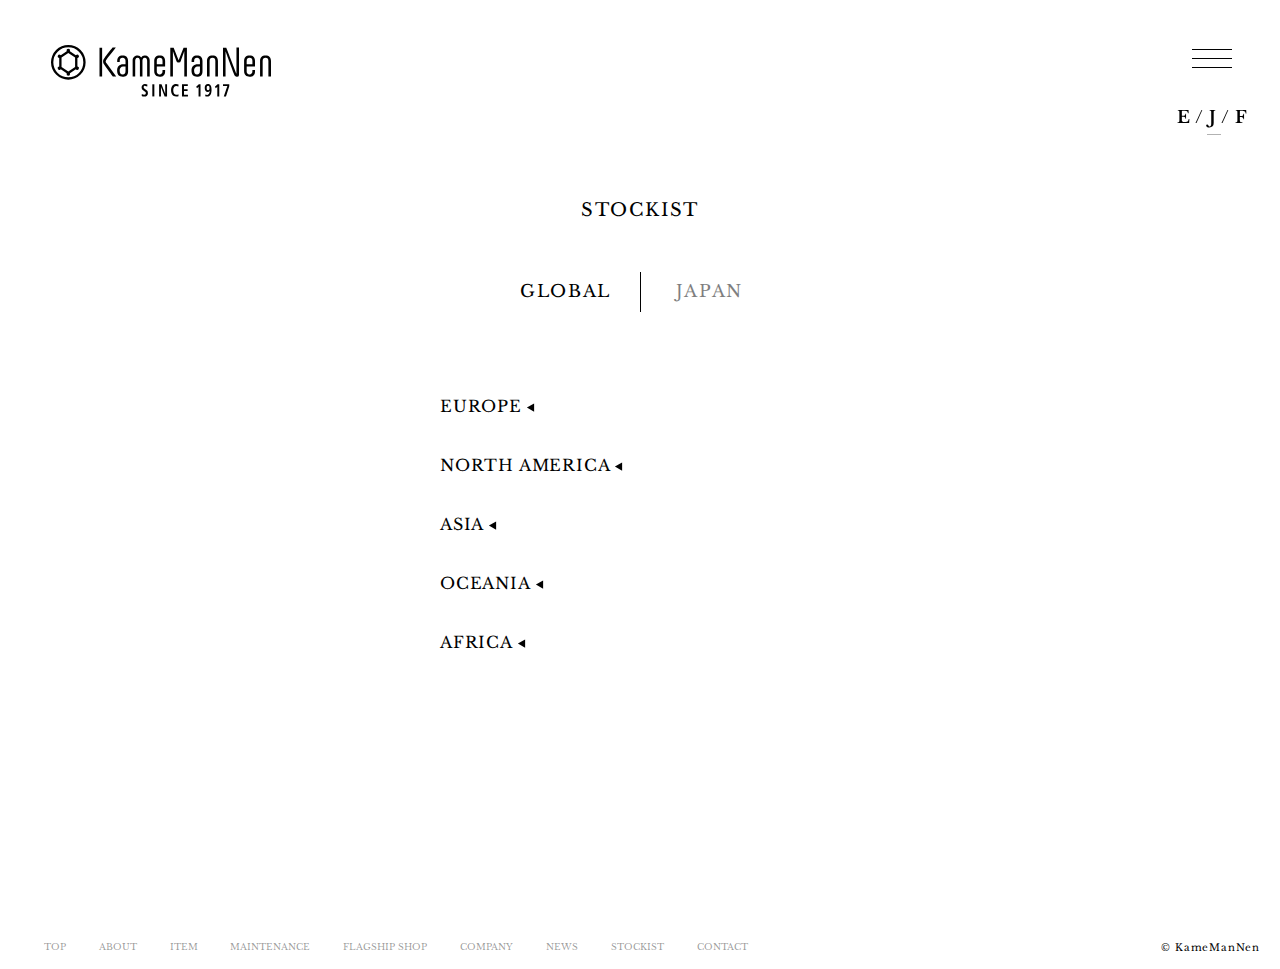
<file: ja/stockist/index.html>
<!DOCTYPE html>
<html lang="en">

<head>
  <meta charset="UTF-8">
  <meta http-equiv="X-UA-Compatible" content="IE=edge">
  <meta name="viewport" content="width=device-width, initial-scale=1.0">
  <link rel="shortcut icon" href="../../img/KMNlogo.png">
  <link rel="stylesheet" href="../../css/reset.css">
  <link rel="stylesheet" href="../../css/01_index.css">
  <link rel="stylesheet" href="./css/kamemannen.css">
  <link rel="stylesheet" href="./css/kamemannen.lib.css">
  <link rel="stylesheet" href="./css/stockist.css">
  <title>Document</title>
</head>

<body>
  <header>
    <div class="logo-kamemannen">
      <a href="javascript:;">
        <img src="./img/logo.svg">
      </a>
    </div>
    <div class="header-hum">
      <div class="hum">
        <!-- click交叉状态 is-active -->
        <span></span>
        <span></span>
        <span></span>
      </div>
    </div>
    <!-- 侧边栏 -->
    <div class="header-menu-wrap">
      <div class="header-menu-inner">
        <div class="header-menu-nav-wrap">
          <ul class="header-menu-nav">
            <li class="is-active"><a href="/index.html">TOP</a></li>
            <li class="is-active"><a href="/ja/about/">ABOUT</a></li>
            <li class="is-active"><a href="/ja/item/">ITEM</a></li>
            <li class="is-active"><a href="/ja/maintenance/">MAINTENANCE</a></li>
            <li class="is-active"><a href="/ja/flagshipshop/">FLAGSHIP SHOP</a></li>
            <li class="is-active"><a href="/ja/company/">COMPANY</a></li>
            <li class="is-active"><a href="/ja/news/">NEWS</a></li>
            <li class="is-active"><a href="/ja/stockist/">STOCKIST</a></li>
            <li class="is-active"><a href="/ja/contact/">CONTACT</a></li>
          </ul>
          <!-- 侧边栏 E/J/F -->
          <nav class="header-menu-nav-lang is-active">
            <div class="lang-list-wrap sp">
              <ul class="lang-list">
                <li class="en u-lang-line-motion"><a href="https://www.kamemannen.com/en">E</a></li>
                <li class="slash">/</li>
                <li class="ja u-lang-line-motion is-current"><a href="https://www.kamemannen.com/ja">J</a></li>
                <li class="slash">/</li>
                <li class="fr u-lang-line-motion"><a href="https://www.kamemannen.com/fr">F</a></li>
              </ul>
            </div>
          </nav>
        </div>
      </div>
    </div>
    <!-- E/J/F -->
    <nav class="nav-lang">
      <ul class="lang-list">
        <li class="en u-lang-line-motion">
          <a href="https://www.kamemannen.com/en">E</a>
        </li>
        <li class="slash">/</li>
        <li class="ja u-lang-line-motion is-current">
          <a href="https://www.kamemannen.com/ja">J</a>
        </li>
        <li class="slash">/</li>
        <li class="fr u-lang-line-motion">
          <a href="https://www.kamemannen.com/fr">F</a>
        </li>
      </ul>
    </nav>
  </header>

  <main>

    <div class="content-centerd-wrap">
      <div class="content-centered-title-wrap">
        <h1 class="content-centered-title is-shoplist inview is-inview">STOCKIST</h1>
      </div>
      <div class="shoplist-outer">
        <div class="shop-list-title-wrap">
          <div class="shop-list-title inview is-inview">
            <div class="global is-selected">GLOBAL</div>
            <div class="bar"></div>
            <div class="japan">JAPAN</div>
          </div>
        </div>




        <div class="shoplist-wrap__global is-global">
          <h2 class="region is-global inview is-inview">EUROPE</h2>
          <ul class="shoplist is-global">
            <li><span class="country">France</span>
              <ul class="shops">
                <li>
                  <h3 class="shop-name">
                    <a href="https://www.oscarmagnuson.com/" target="_blank">Distributeur / OSCAR MAGNUSON</a>
                  </h3>
                  <p class="shop-address">Mariaprästgårdsgata 15B, 11852, Stockholm, Sweden</p>
                </li>
                <li>
                  <h3 class="shop-name">
                    <a href="mailto:hello@willsoncollections.com">Agence / Willson Collections</a>
                  </h3>
                </li>
                <li>
                  <h3 class="shop-name">
                    <a href="https://rdv.anneetvalentin.com/toulouse/" target="_blank">Anne et Valentin Tourneurs</a>
                  </h3>
                  <p class="shop-address">6 Place Rouaix, 31000, Toulouse</p>
                </li>
                <li>
                  <h3 class="shop-name">
                    <a href="mailto:jacob@atelierlouoptique.com">Atelier Lou Optique</a>
                  </h3>
                  <p class="shop-address">6 rue Jacob, 75006, Paris</p>
                </li>
                <li>
                  <h3 class="shop-name">
                    <a href="mailto:courcelles@atelierlouoptique.com">Atelier Lou Optique</a>
                  </h3>
                  <p class="shop-address">120 rue de Courcelles, 75017 Paris.</p>
                </li>
                <li>
                  <h3 class="shop-name">
                    <a href="mailto:bonotopticiens33@gmail.com">Bonot Opticiens</a>
                  </h3>
                  <p class="shop-address">33 Avenue Edouard Vaillant, 92150, Suresnes</p>
                </li>
                <li>
                  <h3 class="shop-name">
                    <a href="mailto:vuerivegauche@gmail.com">Bonot Opticiens</a>
                  </h3>
                  <p class="shop-address">Vue Rive Gauche, 36 Rue Du Bac, 75007 Paris</p>
                </li>
                <li>
                  <h3 class="shop-name">
                    <a href="mailto:optiquebonot86@gmail.com">Bonot Opticiens Sceaux</a>
                  </h3>
                  <p class="shop-address">86 rue Houdan, 92330, Sceaux</p>
                </li>
                <li>
                  <h3 class="shop-name">
                    <a href="https://zanabrunopticiens.simplybook.it/v2/" target="_blank">Bruno Zana Opticien</a>
                  </h3>
                  <p class="shop-address">230 rue de la Convention, 75015, PARIS</p>
                </li>
                <li>
                  <h3 class="shop-name">
                    <a href="mailto:contact@christophe-m.com">Christophe M</a>
                  </h3>
                  <p class="shop-address">24 Rue Trebois, 92300, Levallois Perret</p>
                </li>
                <li>
                  <h3 class="shop-name">
                    <a href="https://www.derhy-opticien.fr/" target="_blank">Derhy Opticien</a>
                  </h3>
                  <p class="shop-address">31 rue Thomann, 67000, Strasbourg</p>
                </li>
                <li>
                  <h3 class="shop-name">
                    <a href="mailto:lyon@groupe-edgard.com">Edgard Opticiens Lyon</a>
                  </h3>
                  <p class="shop-address">104 Rue du Président Édouard Herriot, 69002 Lyon</p>
                </li>
                <li>
                  <h3 class="shop-name">
                    <a href="mailto:reims@groupe-edgard.com">Edgard Opticiens Reims</a>
                  </h3>
                  <p class="shop-address">16 Rue de Talleyrand, 51100 Reims</p>
                </li>
                <li>
                  <h3 class="shop-name">
                    <a href="mailto:contact@entre-vues.fr">Entre vues</a>
                  </h3>
                  <p class="shop-address">17 Rue Auguste Comte, 69002, Lyon</p>
                </li>
                <li>
                  <h3 class="shop-name">
                    <a href="mailto:contact@justinelunettes.com">Justine Lunettes</a>
                  </h3>
                  <p class="shop-address">88 Rue Legendre, 75017 Paris</p>
                </li>
                <li>
                  <h3 class="shop-name">
                    <a href="https://www.lecaribou-opticiens.fr/" target="_blank">Le Caribou opticiens</a>
                  </h3>
                  <p class="shop-address">4 Rue Bachaumont, 75002, Paris</p>
                </li>
                <li>
                  <h3 class="shop-name">
                    <a href="mailto:contact@lesgarconslunetiers.com">Les Garçons Lunetiers</a>
                  </h3>
                  <p class="shop-address">79 Rue du Pas-Saint-Georges, 33000, Bordeaux</p>
                </li>
                <li>
                  <h3 class="shop-name">
                    <a href="mailto:optique@leslunettesdalso.com">Les Lunettes D´Also</a>
                  </h3>
                  <p class="shop-address">115 Rue Vieille du Temple, Paris, 75003</p>
                </li>
                <li>
                  <h3 class="shop-name">
                    <a href="mailto:contact@opticiensdubac.com">Les Opticiens du Bac</a>
                  </h3>
                  <p class="shop-address">92 Rue du Bac, 75007, Paris</p>
                </li>
                <li>
                  <h3 class="shop-name">
                    <a href="mailto:catherine.brissonnet@bylaart.fr">Maison Bylaart</a>
                  </h3>
                  <p class="shop-address">22 Rue de Saint-Pétersbourg, 75008, Paris</p>
                </li>
                <li>
                  <h3 class="shop-name">
                    <a href="mailto:maisonmonneret@eye-like.fr">Maison Monneret</a>
                  </h3>
                  <p class="shop-address">7 rue du, Rue Président Favre, 74000 Annecy</p>
                </li>
                <li>
                  <h3 class="shop-name">
                    <a href="mailto:martelopticien@gmail.com">Martel Opticien</a>
                  </h3>
                  <p class="shop-address">55 Avenue des États Unis, 63000, Clermont-Ferrand</p>
                </li>
                <li>
                  <h3 class="shop-name">
                    <a href="mailto:marais@marclebihan.fr">Marc Le Bihan Marais</a>
                  </h3>
                  <p class="shop-address">18 Rue Sainte-Croix de la Bretonnerie, 75004, Paris 04</p>
                </li>
                <li>
                  <h3 class="shop-name">
                    <a href="mailto:aix@marclebihan.fr">Marc Le Bihan Aix en Provence</a>
                  </h3>
                  <p class="shop-address">7 Rue Marius Reynaud, 131 00, Aix En Provence</p>
                </li>
                <li>
                  <h3 class="shop-name">
                    <a href="https://www.marclebihan.fr/fr/magasins?store_id=11" target="_blank">Marc Le Bihan
                      Cannes</a>
                  </h3>
                  <p class="shop-address">6 rue du commandant André, 06400 Cannes</p>
                </li>
                <li>
                  <h3 class="shop-name">
                    <a href="https://www.marclebihan.fr/fr/magasins?store_id=14" target="_blank">Marc Le Bihan Nice</a>
                  </h3>
                  <p class="shop-address">8 avenue de verdun,06000 Nice</p>
                </li>
                <li>
                  <h3 class="shop-name">
                    <a href="mailto:saintgermain@marclebihan.fr">Marc Le Bihan Rive Gauche</a>
                  </h3>
                  <p class="shop-address">10 Rue de Grenelle, 75006, Paris</p>
                </li>
                <li>
                  <h3 class="shop-name">
                    <a href="mailto:sainthonore@marclebihan.fr">Marc Le Bihan Saint Honoré</a>
                  </h3>
                  <p class="shop-address">38 Place du Marché Saint-Honoré, 75001, Paris</p>
                </li>
                <li>
                  <h3 class="shop-name">
                    <a href="mailto:gestion@meyrowitz.paris">Meyrowitz Opticiens</a>
                  </h3>
                  <p class="shop-address">5 Rue de Castiglione, 75001, Paris</p>
                </li>
                <li>
                  <h3 class="shop-name">
                    <a href="mailto:meslunettesetmoi@gmail.com">Mes Lunettes et Moi</a>
                  </h3>
                  <p class="shop-address">29 Rue des Martyrs, 75009, Paris</p>
                </li>
                <li>
                  <h3 class="shop-name">
                    <a href="mailto:eyelike-biarritz@eye-like.fr">Mendiburu Opticien</a>
                  </h3>
                  <p class="shop-address">8 av victor hugo, 64200, Biarritz</p>
                </li>
                <li>
                  <h3 class="shop-name">
                    <a href="http://milanlunetier.com/v2/" target="_blank">Milan Lunetier</a>
                  </h3>
                  <p class="shop-address">27 Rue de Charonne, 75011, Paris</p>
                </li>
                <li>
                  <h3 class="shop-name">
                    <a href="mailto:contact@mon-oeil.eu">Mon Œil</a>
                  </h3>
                  <p class="shop-address">7 Rue de la Butte aux Cailles, 75013, Paris</p>
                </li>
                <li>
                  <h3 class="shop-name">
                    <a href="mailto:39entrepreneurs@gmail.com">Optique des Entrepreneurs</a>
                  </h3>
                  <p class="shop-address">75015, 39 Rue des Entrepreneurs, Paris</p>
                </li>
                <li>
                  <h3 class="shop-name">
                    <a href="mailto:createurs63@optacreateurs.paris">Opta 63</a>
                  </h3>
                  <p class="shop-address">63 rue des Abbesses, 75018 Paris</p>
                </li>
                <li>
                  <h3 class="shop-name">
                    <a href="mailto:optique.danou@gmail.com">Optique Danou</a>
                  </h3>
                  <p class="shop-address">120 Avenue du Trois Septembre, 6320, Cap-d'Ail</p>
                </li>
                <li>
                  <h3 class="shop-name">
                    <a href="http://optiqueragons.com/" target="_blank">Optique Ragons</a>
                  </h3>
                  <p class="shop-address">15 rue Esquermoise, 59800 Lille</p>
                </li>
                <li>
                  <h3 class="shop-name">
                    <a href="mailto:optiquedeseine@gmail.com">Optique de Seine</a>
                  </h3>
                  <p class="shop-address">99 Rue de Seine, 75006, Paris</p>
                </li>
                <li>
                  <h3 class="shop-name">
                    <a href="mailto:optiquevaneau@orange.fr">Optique Vaneau</a>
                  </h3>
                  <p class="shop-address">97 rue de Sévres, 75006, Paris</p>
                </li>
                <li>
                  <h3 class="shop-name">
                    <a href="mailto:optiquevenezvoir@orange.fr">Optique Venez Voir</a>
                  </h3>
                  <p class="shop-address">11 Rue Hoche, 35000, Rennes</p>
                </li>
                <li>
                  <h3 class="shop-name">
                    <a href="mailto:phoptic@mac.com">Ph Optic</a>
                  </h3>
                  <p class="shop-address">85 Rue de Dunkerque, 75009, Paris</p>
                </li>
                <li>
                  <h3 class="shop-name">
                    <a href="mailto:kevincohen@raspailoptique.fr">Raspail Optique</a>
                  </h3>
                  <p class="shop-address">36 Rue de Courcelles, 75008, Paris</p>
                </li>
                <li>
                  <h3 class="shop-name">
                    <a href="https://eye-like.fr/opticiens/regart-lunetier-opticien-lyon/" target="_blank">REG-ART
                      lunetier &amp; opticiens</a>
                  </h3>
                  <p class="shop-address">18 place de La Croix-Rousse, 69004 Lyon</p>
                </li>
                <li>
                  <h3 class="shop-name">
                    <a href="mailto:contact@riveye.fr">Riveye</a>
                  </h3>
                  <p class="shop-address">13 Rue Bréa, 75006, Paris</p>
                </li>
                <li>
                  <h3 class="shop-name">
                    <a href="mailto:nicolas@utoppie.com">Utoppie </a>
                  </h3>
                  <p class="shop-address">15 rue des Remparts, 33000 Bordeaux</p>
                </li>
                <li>
                  <h3 class="shop-name">
                    <a href="mailto:ks@voyeursoptic.com">Voyeurs Optic</a>
                  </h3>
                  <p class="shop-address">33 Rue de Grenelle, 75007, Paris</p>
                </li>
                <li>
                  <h3 class="shop-name">
                    <a href="mailto:vuedeparis@gmail.com">Vue de Paris</a>
                  </h3>
                  <p class="shop-address">66 Rue la Boétie, 75008, Paris</p>
                </li>
                <li>
                  <h3 class="shop-name">
                    <a href="mailto:vuedissy@yahoo.fr">Vue d'Issy Opticien</a>
                  </h3>
                  <p class="shop-address">43 Rue Jean Pierre Timbaud, 92130, Issy-les-Moulineaux</p>
                </li>
              </ul>
            </li>
            <li><span class="country">Belgium</span>
              <ul class="shops">
                <li>
                  <h3 class="shop-name">
                    <a href="https://www.oscarmagnuson.com/" target="_blank">Distributeur / OSCAR MAGNUSON</a>
                  </h3>
                  <p class="shop-address">Maria prastgardsgata 15B, 11852, Stockholm, Sweden</p>
                </li>
                <li>
                  <h3 class="shop-name">
                    <a href="mailto:pascal@newlook-fashiondeal.com">Agent / Pascal Delhont</a>
                  </h3>
                </li>
                <li>
                  <h3 class="shop-name">
                    <a href="mailto:Info@b-optic.be">B-Optiek</a>
                  </h3>
                  <p class="shop-address">Kortrijksesteenweg 59, 9830, Sint Martens Latem</p>
                </li>
                <li>
                  <h3 class="shop-name">
                    <a href="mailto:contac@churchilloptique.bet">Churchill Optique sprl</a>
                  </h3>
                  <p class="shop-address">Rue Vanderkindere 145, 1180, Bruxelles</p>
                </li>
                <li>
                  <h3 class="shop-name">
                    <a href="mailto:thibaut@lebaralunettes.be">Le bar á lunettes by Thibaut</a>
                  </h3>
                  <p class="shop-address">22 rue du Mouton Blanc, 4000, Liege</p>
                </li>
                <li>
                  <h3 class="shop-name">
                    <a href="mailto:thibaut@lebaralunettes.be">Le bar á lunettes by Thibaut</a>
                  </h3>
                  <p class="shop-address">22 rue du Mouton Blanc, 4000, Liege</p>
                </li>
                <li>
                  <h3 class="shop-name">
                    <a href="mailto:info@nathaliebladt.com">OPTIEK NATHALIE BLADT</a>
                  </h3>
                  <p class="shop-address">Mechelsestraat 29, 3000, Leuven</p>
                </li>
                <li>
                  <h3 class="shop-name">
                    <a href="mailto:Info@optiek-deputter.be">Optiek de putter bvba</a>
                  </h3>
                  <p class="shop-address">Theo de beckerstraat, 5, 3200, Aarschot</p>
                </li>
                <li>
                  <h3 class="shop-name">
                    <a href="mailto:Zaakvoerder@vingerhoets-optics.be">Optic 2007 bvba</a>
                  </h3>
                  <p class="shop-address">Desire boucherystraat 24-26, 2800, Mechelen</p>
                </li>
                <li>
                  <h3 class="shop-name">
                    <a href="mailto:latelierdoptique@hotmail.com">SPRL l'atelier d'optique S.P.</a>
                  </h3>
                  <p class="shop-address">29 rue Haute Marcelle, 5000, Namur</p>
                </li>
                <li>
                  <h3 class="shop-name">
                    <a href="mailto:Oogen@skynet.be">Verdoodt-pottelbergh</a>
                  </h3>
                  <p class="shop-address">Bazelstraat 299E, 9150, Kruibeke</p>
                </li>
                <li>
                  <h3 class="shop-name">
                    <a href="mailto:info@xavier-vaneu.be">Xavier Vaneu Opticien</a>
                  </h3>
                  <p class="shop-address">561 chaussee de Waterloo, 1050, Bruxelles</p>
                </li>
                <li>
                  <h3 class="shop-name">
                    <a href="mailto:pinozaf@gmail.com">ZAFF OPTICAL</a>
                  </h3>
                  <p class="shop-address">Rue du Pot d'Or 11, 4000, Liège</p>
                </li>
              </ul>
            </li>
            <li><span class="country">Netherlands</span>
              <ul class="shops">
                <li>
                  <h3 class="shop-name">
                    <a href="https://www.oscarmagnuson.com/" target="_blank">Distributeur / OSCAR MAGNUSON</a>
                  </h3>
                  <p class="shop-address">Maria prastgardsgata 15B, 11852, Stockholm, Sweden</p>
                </li>
                <li>
                  <h3 class="shop-name">
                    <a href="mailto:pascal@newlook-fashiondeal.com">Agent / Pascal Delhont</a>
                  </h3>
                </li>
                <li>
                  <h3 class="shop-name">
                    <a href="mailto:info@bloemendal.nl">Bloemendal Optometrie &amp; Audiciens</a>
                  </h3>
                  <p class="shop-address">Velperweg 56 A, 6824, BM Arnhem</p>
                </li>
                <li>
                  <h3 class="shop-name">
                    <a href="mailto:info@diekmannijverdal.nl">DIEKMAN NIJVERDAL B.V.</a>
                  </h3>
                  <p class="shop-address">Grotestraat 152 a/b, 7443 BP, Nijverdal</p>
                </li>
                <li>
                  <h3 class="shop-name">
                    <a href="mailto:info@eekelaar.nl">Eekelaar Optiek</a>
                  </h3>
                  <p class="shop-address">Huevelstraat 59, 5038, Tilburg</p>
                </li>
                <li>
                  <h3 class="shop-name">
                    <a href="mailto:Info@cysouwoptiek.nl">Henno Cysouw nv</a>
                  </h3>
                  <p class="shop-address">Markt 19, 4531 EP, Terneuzen</p>
                </li>
                <li>
                  <h3 class="shop-name">
                    <a href="mailto:info@thartoptiek.nl">'t Hart Optiek</a>
                  </h3>
                  <p class="shop-address">De Loper 68-72, 3137 DD, Vlaardingen</p>
                </li>
              </ul>
            </li>
            <li><span class="country">Germany</span>
              <ul class="shops">
                <li>
                  <h3 class="shop-name">
                    <a href="https://www.oscarmagnuson.com/" target="_blank">Distributeur / OSCAR MAGNUSON</a>
                  </h3>
                  <p class="shop-address">Maria prastgardsgata 15B, 11852, Stockholm, Sweden</p>
                </li>
                <li>
                  <h3 class="shop-name">
                    <a href="mailto:ac@oscarmagnuson.com">Agent / Ann Cieters</a>
                  </h3>
                </li>
                <li>
                  <h3 class="shop-name">
                    <a href="mailto:optik@kroschel.org">Optik Kroschel</a>
                  </h3>
                  <p class="shop-address">Fleischbauerstrasse 16, 23552</p>
                </li>
                <li>
                  <h3 class="shop-name">
                    <a href="mailto:info@meistermichel.de">Meister Michel</a>
                  </h3>
                  <p class="shop-address">Kreuzstraße 21, 48143, Münster</p>
                </li>
                <li>
                  <h3 class="shop-name">
                    <a href="https://www.brillen-schneider.de/" target="_blank">Brillen Schneider</a>
                  </h3>
                  <p class="shop-address">Amalienstrasse 33/32, 80799 München </p>
                </li>
                <li>
                  <h3 class="shop-name">
                    <a href="mailto:ka@specs.berlin">Specs Berlin Optik GmbH</a>
                  </h3>
                  <p class="shop-address">Kastanienallee 42, 10119, Berlin</p>
                </li>
                <li>
                  <h3 class="shop-name">
                    <a href="mailto:info@optik-kalthoff.de">Optik Kalthoff</a>
                  </h3>
                  <p class="shop-address">Salzstraße 41, 48143, Münster</p>
                </li>
                <li>
                  <h3 class="shop-name">
                    <a href="mailto:info@optik-lindemann.de">Optik Lindemann</a>
                  </h3>
                  <p class="shop-address">Mittelstraße 56, 40721, Hilden</p>
                </li>
                <li>
                  <h3 class="shop-name">
                    <a href="mailto:nfo@optik-uebelhoer.de">Optik Uebelhör</a>
                  </h3>
                  <p class="shop-address">Pilgersheimerstrasse 62, 81543, München</p>
                </li>
                <li>
                  <h3 class="shop-name">
                    Brillenfachgeschäft </h3>
                  <p class="shop-address">Waldstrasse, 4105, Leipzig</p>
                </li>
                <li>
                  <h3 class="shop-name">
                    <a href="http://brillengalerie-bolay.de/" target="_blank">Brillengalerie </a>
                  </h3>
                  <p class="shop-address">Dorfstrasse 86, 84051 Essenbach OT Altheim</p>
                </li>
                <li>
                  <h3 class="shop-name">
                    <a href="mailto:kochs-optik@t-online.de">Koch’s Optik</a>
                  </h3>
                  <p class="shop-address">Kölner Landstr. 122, 40591, Düsseldorf</p>
                </li>
                <li>
                  <h3 class="shop-name">
                    <a href="mailto:kontakt@maax-koenigsdorf.de">MAAX Augenoptik - Hörakustik GmbH</a>
                  </h3>
                  <p class="shop-address">Aachener Str. 588, 50226, Frechen-Königsdorf</p>
                </li>
                <li>
                  <h3 class="shop-name">
                    <a href="mailto:mail@seekult-optik.de">Seekult Optik</a>
                  </h3>
                  <p class="shop-address">Rudolf-Platte-Weg 11, 44263, Dortmund</p>
                </li>
                <li>
                  <h3 class="shop-name">
                    <a href="mailto:a.geue@ludwig-oehm.de">Ludwig Oehm Sehmanufaktur</a>
                  </h3>
                  <p class="shop-address">Stephanstraße 5, 60313, Frankfurt</p>
                </li>
                <li>
                  <h3 class="shop-name">
                    <a href="mailto:pupille@pupille.com">PUPILLE</a>
                  </h3>
                  <p class="shop-address">Gärtnerplatz 2, 80469, München</p>
                </li>
                <li>
                  <h3 class="shop-name">
                    <a href="mailto:info@optik-pfleger.de">Optik Pfleger</a>
                  </h3>
                  <p class="shop-address">Münchner Strasse 3a, 85551, Kirchheim</p>
                </li>
                <li>
                  <h3 class="shop-name">
                    <a href="mailto:info@brillenmanufaktur.com">Optik Baumeister Brillenmanufaktur</a>
                  </h3>
                  <p class="shop-address">Myliusstrasse 2, 71638, Ludwigsburg</p>
                </li>
              </ul>
            </li>
            <li><span class="country">Austria</span>
              <ul class="shops">
                <li>
                  <h3 class="shop-name">
                    <a href="https://www.oscarmagnuson.com/" target="_blank">Distributeur / OSCAR MAGNUSON</a>
                  </h3>
                  <p class="shop-address">Maria prastgardsgata 15B, 11852, Stockholm, Sweden</p>
                </li>
                <li>
                  <h3 class="shop-name">
                    <a href="mailto:ac@oscarmagnuson.com">Agent / Ann Cieters</a>
                  </h3>
                </li>
                <li>
                  <h3 class="shop-name">
                    <a href="mailto:hauser@brillenmanufaktur.at">Brillen Manufaktur</a>
                  </h3>
                  <p class="shop-address">Neubaugasse 18, 1070, Wien</p>
                </li>
                <li>
                  <h3 class="shop-name">
                    <a href="mailto:OFFICE@LASNIK.AT">Lasnik OG</a>
                  </h3>
                  <p class="shop-address">Hauptstraße 52, 8582, Rosental an der Kainach</p>
                </li>
                <li>
                  <h3 class="shop-name">
                    Helmut Widauer.Brille </h3>
                  <p class="shop-address">Adolf-Pichler-Platz 10, 6020 Innsbrück</p>
                </li>
              </ul>
            </li>
            <li><span class="country">Switzerland</span>
              <ul class="shops">
                <li>
                  <h3 class="shop-name">
                    <a href="mailto:jerry@willsoncollections.com">Agence / Willson Collections (French speaking)</a>
                  </h3>
                </li>
                <li>
                  <h3 class="shop-name">
                    <a href="mailto:ac@oscarmagnuson.com">Agent / Ann Cieters (German speaking)</a>
                  </h3>
                </li>
                <li>
                  <h3 class="shop-name">
                    <a href="mailto:kontakt@kreis4optik.ch">Kreis4Optik</a>
                  </h3>
                  <p class="shop-address">Badenerstrasse 89, 8004, Zürich</p>
                </li>
                <li>
                  <h3 class="shop-name">
                    Regard　9 </h3>
                  <p class="shop-address">Rue de la Plaine 14, 1400, Yverdon‐les‐Bains</p>
                  <p class="shop-tel">+41 0244254233</p>
                </li>
              </ul>
            </li>
            <li><span class="country">Sweden</span>
              <ul class="shops">
                <li>
                  <h3 class="shop-name">
                    <a href="https://www.oscarmagnuson.com/" target="_blank">Distributeur / OSCAR MAGNUSON</a>
                  </h3>
                  <p class="shop-address">Maria prastgardsgata 15B, 11852, Stockholm</p>
                </li>
                <li>
                  <h3 class="shop-name">
                    <a href="mailto:janni@oscarmagnuson.com">Agent / Janni</a>
                  </h3>
                </li>
                <li>
                  <h3 class="shop-name">
                    <a href="mailto:info@stureoptikern.se">Stureoptikern</a>
                  </h3>
                  <p class="shop-address">Grev Turegatan 9, 10246, Stockholm</p>
                </li>
                <li>
                  <h3 class="shop-name">
                    <a href="mailto:gamlastan@bagarglas.se">Bågar och Glas Gamla stan</a>
                  </h3>
                  <p class="shop-address">Kornhamnstorg 47, 11127, Stockholm</p>
                </li>
                <li>
                  <h3 class="shop-name">
                    <a href="mailto:norrland@bagarglas.se">Bågar &amp; Glas - Norrlandsgatan</a>
                  </h3>
                  <p class="shop-address">Norrlandsgatan 7, 11143, Stockholm</p>
                </li>
                <li>
                  <h3 class="shop-name">
                    <a href="mailto:hellstrom.optik@telia.com">Hellström Optik AB</a>
                  </h3>
                  <p class="shop-address">Stockholmsvägen 26, 18150, Lidingö</p>
                </li>
              </ul>
            </li>
            <li><span class="country">Portugal</span>
              <ul class="shops">
                <li>
                  <h3 class="shop-name">
                    <a href="mailto:chiado@andreopticas.com">Ramos &amp; Silva Lda</a>
                  </h3>
                  <p class="shop-address">Rua Garrett Nº63/65, 1200-203 Lisbon</p>
                </li>
              </ul>
            </li>
            <li><span class="country">UK</span>
              <ul class="shops">
                <li>
                  <h3 class="shop-name">
                    <a href="mailto:hello@willsoncollections.com">Agence / Willson Collections</a>
                  </h3>
                </li>
                <li>
                  <h3 class="shop-name">
                    Auerbach &amp; Steel　UK </h3>
                  <p class="shop-address">129 Kings Road, Cheisea, , SW3 4PW, London</p>
                  <p class="shop-tel">+44 02073490001</p>
                </li>
                <li>
                  <h3 class="shop-name">
                    <a href="http://www.schulleropticians.com/index.html" target="_blank">schuller　HOLBORN　UK</a>
                  </h3>
                  <p class="shop-address">44 Lambs Conduit Street, , WC1N 3LB, London</p>
                  <p class="shop-tel">+44 02074042002</p>
                </li>
              </ul>
            </li>
            <li><span class="country">Finland</span>
              <ul class="shops">
                <li>
                  <h3 class="shop-name">
                    <a href="https://www.oscarmagnuson.com/" target="_blank">Distributeur / OSCAR MAGNUSON</a>
                  </h3>
                  <p class="shop-address">Maria prastgardsgata 15B, 11852, Stockholm, Sweden</p>
                </li>
                <li>
                  <h3 class="shop-name">
                    <a href="mailto:janni@oscarmagnuson.com">Agent / Janni</a>
                  </h3>
                </li>
                <li>
                  <h3 class="shop-name">
                    <a href="mailto:info@kloptik.se">Katarina Lindbäck Optik</a>
                  </h3>
                  <p class="shop-address">Odengatan 30, 11353, Stockholm</p>
                </li>
                <li>
                  <h3 class="shop-name">
                    <a href="mailto:iris@netikka.fi">Vaasan Iris Oy</a>
                  </h3>
                  <p class="shop-address">Kuappapuistikko 12, 65100, Vaasa</p>
                </li>
                <li>
                  <h3 class="shop-name">
                    <a href="mailto:Optiker@backmansoptik.ax">Backmans Optik</a>
                  </h3>
                  <p class="shop-address">Torggatan 9, Ax-22100, Mariehamn</p>
                </li>
              </ul>
            </li>
            <li><span class="country">Denmark</span>
              <ul class="shops">
                <li>
                  <h3 class="shop-name">
                    <a href="https://www.oscarmagnuson.com/" target="_blank">Distributeur / OSCAR MAGNUSON</a>
                  </h3>
                  <p class="shop-address">Maria prastgardsgata 15B, 11852, Stockholm, Sweden</p>
                </li>
                <li>
                  <h3 class="shop-name">
                    <a href="mailto:janni@oscarmagnuson.com">Agent / Janni</a>
                  </h3>
                </li>
                <li>
                  <h3 class="shop-name">
                    <a href="mailto:info@seerup-optics.dk">Seerup Optics</a>
                  </h3>
                  <p class="shop-address">Søndergade 6, 6000, Kolding</p>
                </li>
              </ul>
            </li>
            <li><span class="country">Italy</span>
              <ul class="shops">
                <li>
                  <h3 class="shop-name">
                    <a href="http://www.otticachiaradia.it/" target="_blank">Ottica Chiaradia </a>
                  </h3>
                  <p class="shop-address">Via Rosselli 5, 31015, Conegliano (Treviso)</p>
                </li>
                <li>
                  <h3 class="shop-name">
                    Optical Shop di Manuel Cortegoso </h3>
                  <p class="shop-address">Via Nazario Sauro 5/B, , 43121, Parma</p>
                  <p class="shop-tel">+39 05210712133</p>
                </li>
              </ul>
            </li>
            <li><span class="country">Poland</span>
              <ul class="shops">
                <li>
                  <h3 class="shop-name">
                    Kōgaku Eyewear Shop </h3>
                  <p class="shop-address">Tamka 34, 00-355 Warszawa</p>
                  <p class="shop-tel">+48 22 126 24 24</p>
                </li>
              </ul>
            </li>
          </ul>
          <h2 class="region is-global inview is-inview">NORTH AMERICA</h2>
          <ul class="shoplist is-global">
            <li><span class="country">US</span>
              <ul class="shops">
                <li>
                  <h3 class="shop-name">
                    Long Island Opticians </h3>
                  <p class="shop-address">3844 Sunrise Hwy, Seaford, NY 11783</p>
                </li>
                <li>
                  <h3 class="shop-name">
                    <a href="http://www.fusion-eyewear.com/" target="_blank">Distributer / Fusion Eyewear</a>
                  </h3>
                  <p class="shop-address">19 Newtown Rd, Plainview, NY 11803</p>
                </li>
                <li>
                  <h3 class="shop-name">
                    <a href="http://eyeopenersopticalfashions.com/" target="_blank">Eye Openers</a>
                  </h3>
                  <p class="shop-address">2929 Monroe Ave, Rochester NY 14618</p>
                </li>
                <li>
                  <h3 class="shop-name">
                    <a href="https://selimaoptique.com/" target="_blank">Selima Optique</a>
                  </h3>
                  <p class="shop-address">7 Bond St. New York, NY 10012</p>
                </li>
                <li>
                  <h3 class="shop-name">
                    <a href="http://www.theopticalshopoftoledo.com/" target="_blank">The Optical Shop</a>
                  </h3>
                  <p class="shop-address">3205 W. Central Ave. Toledo, OH 43606</p>
                </li>
                <li>
                  <h3 class="shop-name">
                    <a href="http://fashionopticaldallas.com/" target="_blank">Fashion Optical</a>
                  </h3>
                  <p class="shop-address">3430 Oaklawn, Dallas, TX 75219</p>
                </li>
                <li>
                  <h3 class="shop-name">
                    <a href="https://www.oberleopticians.com/" target="_blank">Oberle Opticians</a>
                  </h3>
                  <p class="shop-address">9552 Harding Ave. Surfside FL 33154</p>
                </li>
                <li>
                  <h3 class="shop-name">
                    <a href="https://www.theeyebar.com/" target="_blank">The Eye Bar</a>
                  </h3>
                  <p class="shop-address">401 N. Euclid Ave, St. Louis, MO 63108</p>
                </li>
                <li>
                  <h3 class="shop-name">
                    <a href="https://www.glanceglasses.com/" target="_blank">Glance Optics and Eyewear</a>
                  </h3>
                  <p class="shop-address">220A Ave #104, Lake Oswego, OR 97034</p>
                </li>
                <li>
                  <h3 class="shop-name">
                    <a href="https://www.drgoldeyes.com/" target="_blank">Dr. Gary Gold &amp; Associates</a>
                  </h3>
                  <p class="shop-address">130 S Sunnyvale Ave. Sunnyvale, CA 94086</p>
                </li>
              </ul>
            </li>
            <li><span class="country">Canada</span>
              <ul class="shops">
                <li>
                  <h3 class="shop-name">
                    <a href="http://www.fusion-eyewear.com/" target="_blank">Distributer / Fusion Eyewear</a>
                  </h3>
                  <p class="shop-address">19 Newtown Rd, Plainview, NY 11803</p>
                </li>
                <li>
                  <h3 class="shop-name">
                    <a href="http://www.opticzone.ca/" target="_blank">The Optic Zone, Inc.</a>
                  </h3>
                  <p class="shop-address">33 Jarvis Street, Toronto ON M5E 1N3</p>
                </li>
                <li>
                  <h3 class="shop-name">
                    <a href="https://www.optometristsclinic.com/" target="_blank">Optometrist Clinic</a>
                  </h3>
                  <p class="shop-address">12318 Jasper Ave. Edmonton, AB T5N 3K5</p>
                </li>
                <li>
                  <h3 class="shop-name">
                    <a href="https://lazoneoptique.com/" target="_blank">La Zone Optique</a>
                  </h3>
                  <p class="shop-address">4367 Rue Saint Denis St. Montreal, QC H2J 2L2</p>
                </li>
                <li>
                  <h3 class="shop-name">
                    <a href="https://visionsofcanada.com/" target="_blank">Visions of Canada</a>
                  </h3>
                  <p class="shop-address">1521 Riverside Drive West, Windsor, ON N9B 1A4</p>
                </li>
              </ul>
            </li>
          </ul>
          <h2 class="region is-global inview is-inview">ASIA</h2>
          <ul class="shoplist is-global">
            <li><span class="country">China</span>
              <ul class="shops">
                <li>
                  <h3 class="shop-name">
                    Distributer / Shanghai Pin Yi Industrial </h3>
                  <p class="shop-address">457-1 North Shan Xi Road Jing An District, Shanghai China</p>
                  <p class="shop-tel">+86 21 6255 8969</p>
                </li>
                <li>
                  <h3 class="shop-name">
                    Distributer / Cache Co. (珠海图特网絡科技有限公司) </h3>
                  <p class="shop-address">1306 Room, No.2202, Xiangjiang Road, Hengqin New District, Zhuhai City</p>
                  <p class="shop-tel">+86 13143832657</p>
                </li>
                <li>
                  <h3 class="shop-name">
                    ESSENCE </h3>
                  <p class="shop-address">No.457-1, North Shan Xi Road, Jong An District, Shanghai</p>
                  <p class="shop-tel">+86 21 6255 8969</p>
                </li>
                <li>
                  <h3 class="shop-name">
                    MU GEN OPTICAL </h3>
                  <p class="shop-address">Room 8D, No.398 ,Chang Ning Rd, Chang Ning District, Shanghai</p>
                  <p class="shop-tel">+86 21 6125 0127 </p>
                </li>
                <li>
                  <h3 class="shop-name">
                    MU GEN OPTICAL </h3>
                  <p class="shop-address">Shop Q1, No.88, East Shen Di Rd. (Shanghai Yi Ou Lai Shopping Mall), Pu Dong
                    Xin District, Shanghai</p>
                  <p class="shop-tel">+86 21 2099 5656 </p>
                </li>
                <li>
                  <h3 class="shop-name">
                    MU GEN OPTICAL </h3>
                  <p class="shop-address">Shop S2, No.969, Wei Ting Yang Cheng Huan Lu (Su Zhou Yi Ou Lai Shopping
                    Mall), Su Zhou City, Jiang Su</p>
                  <p class="shop-tel">+86 13 5016 16196</p>
                </li>
                <li>
                  <h3 class="shop-name">
                    JUE JIANG OPTICAL </h3>
                  <p class="shop-address">No.23, Yang Mei Zu Xie Rd. Xi Cheng District, Beijing</p>
                  <p class="shop-tel">+86 13 6011 69901</p>
                </li>
                <li>
                  <h3 class="shop-name">
                    K.Gem Optical Shop </h3>
                  <p class="shop-address">Youpan era, Pingshui West Street, Xihu District, Hangzhou 3-1015</p>
                  <p class="shop-tel">+86 18 7671 52657</p>
                </li>
                <li>
                  <h3 class="shop-name">
                    ALL SENSE </h3>
                  <p class="shop-address">Room 1101, No.288, East Zhong Shan Rd. Jing Kou District, Zhen Jing City,
                    Jiang Su</p>
                  <p class="shop-tel">+86 13 6517 69676</p>
                </li>
                <li>
                  <h3 class="shop-name">
                    BESTCARE OPTICAL </h3>
                  <p class="shop-address">Shop 218, No.11，Yue Liang Wan Rd. (Xong Hu Tiai Di Shopping Mall), Su Zhou
                    City, Jiang Su </p>
                  <p class="shop-tel">+86 512 6276 4988</p>
                </li>
                <li>
                  <h3 class="shop-name">
                    BESTCARE OPTICAL </h3>
                  <p class="shop-address">Room 2105, Tower D, Su Zhou Centre, Su Zhou City, Jiang Su</p>
                  <p class="shop-tel">+86 13 8139 21349</p>
                </li>
                <li>
                  <h3 class="shop-name">
                    MUXARE </h3>
                  <p class="shop-address">Room 208, building 8, zone A, No. 1188 huyi Rd, Jiading District, Shanghai
                  </p>
                  <p class="shop-tel">+86 21 5693 5008</p>
                </li>
                <li>
                  <h3 class="shop-name">
                    Shanghai Code </h3>
                  <p class="shop-address">No.274-9, Taikang Road, The Front Door, Luwan District, Shanghai</p>
                  <p class="shop-tel">+86 18 9640 01626</p>
                </li>
                <li>
                  <h3 class="shop-name">
                    Kent Optical </h3>
                  <p class="shop-address">A-010, Beijing Guojiyan Jingdasha, Chaoyang District, Beijing</p>
                  <p class="shop-tel">+86 13 8108 28669</p>
                </li>
                <li>
                  <h3 class="shop-name">
                    Dashi Optical </h3>
                  <p class="shop-address">Room306, Building 2, East SOHO, Chaoyang District, Beijing</p>
                  <p class="shop-tel">+86 18 6102 97942</p>
                </li>
                <li>
                  <h3 class="shop-name">
                    Beijing Bright Island Optical </h3>
                  <p class="shop-address">No.88 Zi Zhu Yuan Road, Haidian District, Beijing</p>
                  <p class="shop-tel">+86 10 8855 2710</p>
                </li>
                <li>
                  <h3 class="shop-name">
                    看见眼镜 </h3>
                  <p class="shop-address">105d, floor, building 4, Xiangyun Town, Zhongliang, Shunyi District, Beijing
                  </p>
                  <p class="shop-tel">+86 15 8104 61555</p>
                </li>
                <li>
                  <h3 class="shop-name">
                    阿狄眼镜生活馆 </h3>
                  <p class="shop-address">Aa-9-10, phase II, international optical city building, No. 64, Dongsanhuan
                    South Road, Chaoyang District, Beijing </p>
                  <p class="shop-tel">+86 10 6211 1989</p>
                </li>
                <li>
                  <h3 class="shop-name">
                    YAMAZAKI OPTICAL </h3>
                  <p class="shop-address">Middle Gao Liang Road, Mao Ming City, Guang Dong</p>
                  <p class="shop-tel">+86 18 0228 33885</p>
                </li>
                <li>
                  <h3 class="shop-name">
                    Le Cheng glasses </h3>
                  <p class="shop-address">Office Building 2, Man Chi Street, Lung Wah District, Shenzhen, Guangdong </p>
                  <p class="shop-tel">+86 13 8232 83178</p>
                </li>
                <li>
                  <h3 class="shop-name">
                    DAN PENG OPTICAL </h3>
                  <p class="shop-address">Shop 9-10, 1st Floor, No.232, West Gen Shang Road, Jiang Gan District, Hang
                    Zhou City, Zhe Jiang</p>
                  <p class="shop-tel">+86 15 1683 15081</p>
                </li>
                <li>
                  <h3 class="shop-name">
                    Eyes of the CITY </h3>
                  <p class="shop-address">Room 70-6, Building no. 3,No. 70 Shengli Road，Chengxi District，Xining，Qinghai
                  </p>
                  <p class="shop-tel">+86 13 8976 58169</p>
                </li>
                <li>
                  <h3 class="shop-name">
                    ZST VISION </h3>
                  <p class="shop-address">No.1429, Shang Zhong XIin, Ke Ji Road, Yan Ta District, Xi An City, Shan Xi
                  </p>
                  <p class="shop-tel">+86 15 5949 83915</p>
                </li>
                <li>
                  <h3 class="shop-name">
                    Raydong Optical </h3>
                  <p class="shop-address">No.8005 District C, 2nd floor, Danyang International Glasses City, Danyang</p>
                  <p class="shop-tel">+86 51 1865 28361</p>
                </li>
                <li>
                  <h3 class="shop-name">
                    厦门宝格光学科技有限公司 </h3>
                  <p class="shop-address">B203, No.55, erwanghai Road, software park, Siming District, Xiamen City,
                    Fujian Province </p>
                  <p class="shop-tel">+86 59 2555 5792</p>
                </li>
                <li>
                  <h3 class="shop-name">
                    Sinochin visual center </h3>
                  <p class="shop-address">108, Huihua building, Xianlie Road 80, Yuexiu district, Guangzhou</p>
                  <p class="shop-tel">+86 20 3765 7484</p>
                </li>
              </ul>
            </li>
            <li><span class="country">Hong Kong</span>
              <ul class="shops">
                <li>
                  <h3 class="shop-name">
                    Distributer/ Cache Co. </h3>
                  <p class="shop-address">Room1706, No.1A-K Sai Yeung Choi South Street, Pakpolee Commercial Centre,
                    Mongkok</p>
                  <p class="shop-tel">+852 6199 9897</p>
                </li>
                <li>
                  <h3 class="shop-name">
                    <a href="https://www.thenewblackoptical.com/" target="_blank">The New Black Optical</a>
                  </h3>
                  <p class="shop-address">1/F no. 583 Nathan Road, Mong Kok</p>
                  <p class="shop-tel">+852 6207 0485</p>
                </li>
                <li>
                  <h3 class="shop-name">
                    <a href="https://www.blackzmith.com/" target="_blank">Blackzmith (Tsim Sha Tsui Store)</a>
                  </h3>
                  <p class="shop-address">L104-L105, L1, The ONE, 100 Nathan Road, Tsim Sha Tsui</p>
                  <p class="shop-tel">+852 2386 0220</p>
                </li>
                <li>
                  <h3 class="shop-name">
                    <a href="https://www.blackzmith.com/" target="_blank">Blackzmith (Causeway Bay Store)</a>
                  </h3>
                  <p class="shop-address">Shop G04A, G/F, 33 Sharp Street East, Causeway Bay</p>
                  <p class="shop-tel">+852 26820069/ +852 92288528</p>
                </li>
                <li>
                  <h3 class="shop-name">
                    Cosmos </h3>
                  <p class="shop-address">3/F Lin Fook House, 3 Jardine's Crescent Causeway Bay</p>
                  <p class="shop-tel">+852 2882 9322</p>
                </li>
                <li>
                  <h3 class="shop-name">
                    Empire Optical </h3>
                  <p class="shop-address">Shop C2, G/F Mascot House, 748 Nathan Road, Kowloon</p>
                  <p class="shop-tel">+852 2394 2497</p>
                </li>
                <li>
                  <h3 class="shop-name">
                    Excellent Optical </h3>
                  <p class="shop-address">G/F 24A Soy Street, Mongkok, Kowloon</p>
                  <p class="shop-tel">+852 2385 2777</p>
                </li>
                <li>
                  <h3 class="shop-name">
                    Face optical </h3>
                  <p class="shop-address">Shop 118, Temple Mall South, Level One, 103 Ching Tak Street, Kowloon</p>
                  <p class="shop-tel">+852 2329 3698</p>
                </li>
                <li>
                  <h3 class="shop-name">
                    Genic By Glassholic </h3>
                  <p class="shop-address">Shop 303, 3/F, T.O.P. Mall, 700 Nathan Road, Mong Kok Kowloon</p>
                  <p class="shop-tel">+852 3188 5482</p>
                </li>
                <li>
                  <h3 class="shop-name">
                    HK Optometric Services </h3>
                  <p class="shop-address">Room 1201, Chuang's Tower, 30-32 Connaught Road Central</p>
                  <p class="shop-tel">+852 2537 9219</p>
                </li>
                <li>
                  <h3 class="shop-name">
                    HK Professional Tecahers Union - (CWB) </h3>
                  <p class="shop-address">M/F Wing Tak Mansion, 15 Canal Road West, Causeway Bay</p>
                  <p class="shop-tel">+852 2591 6195</p>
                </li>
                <li>
                  <h3 class="shop-name">
                    IVISION Optometric Centre </h3>
                  <p class="shop-address">Shop A, G/F, 160 Wan Chai Road,Wan Chai </p>
                  <p class="shop-tel">+852 2833 6961</p>
                </li>
                <li>
                  <h3 class="shop-name">
                    Karei Professional Optical </h3>
                  <p class="shop-address">Shop F,Kwok Ga Building, 6-12 Woo Hop Street, Sai Wan</p>
                  <p class="shop-tel">+852 2816 7028</p>
                </li>
                <li>
                  <h3 class="shop-name">
                    Optical Consultant </h3>
                  <p class="shop-address">Shop No. 219 The Galleria 2nd Floor, 9 Queen's Road, Central</p>
                  <p class="shop-tel">+852 2529 8588</p>
                </li>
                <li>
                  <h3 class="shop-name">
                    HK Professional Tecahers Union (MK) </h3>
                  <p class="shop-address">8/F Good Hope Bldg., 618 Nathan Road, Mong Kok, Kowloon</p>
                  <p class="shop-tel">+852 2374 0868</p>
                </li>
                <li>
                  <h3 class="shop-name">
                    Shining Optical </h3>
                  <p class="shop-address">Shop 110, 1/F Tai Yau Plaza, 181 Johnston Road, Wan Chai</p>
                  <p class="shop-tel">+852 2881 1021</p>
                </li>
                <li>
                  <h3 class="shop-name">
                    The Spec Store </h3>
                  <p class="shop-address">1/F, 530 Jaffe Road Causeway Bay</p>
                  <p class="shop-tel">+852 2755 7681</p>
                </li>
                <li>
                  <h3 class="shop-name">
                    Win Optical </h3>
                  <p class="shop-address">1101A 11/F, Island Beverley No.1 Great George Street, Causeway Bay</p>
                  <p class="shop-tel">+852 2882 0468</p>
                </li>
                <li>
                  <h3 class="shop-name">
                    Spectacies </h3>
                  <p class="shop-address">Shop 251, 1/F, Fanling Centre, 33 San Wan Road, Fanling, New Territories</p>
                  <p class="shop-tel">+852 2665 1965</p>
                </li>
              </ul>
            </li>
            <li><span class="country">Korea</span>
              <ul class="shops">
                <li>
                  <h3 class="shop-name">
                    Distributer / NAS WORLD CORPORATION </h3>
                  <p class="shop-address">Yeoksam-Dong, Gangam-Gu, Seoul</p>
                  <p class="shop-tel">+82 2 539 0657</p>
                </li>
                <li>
                  <h3 class="shop-name">
                    Blink </h3>
                  <p class="shop-address">9-5, Itaewon-ro 20ga-gil, Yongsan-gu, Seoul</p>
                </li>
                <li>
                  <h3 class="shop-name">
                    Circle </h3>
                  <p class="shop-address">#E118, B1, Coex Mall, 524, Bongeunsa-ro, Gangnam-gu, Seoul</p>
                </li>
                <li>
                  <h3 class="shop-name">
                    Colors </h3>
                  <p class="shop-address">127, Wausan-ro, Mapo-gu, Seoul</p>
                </li>
                <li>
                  <h3 class="shop-name">
                    Crystal </h3>
                  <p class="shop-address">201, Seooreung-ro, Eunpyeong-gu, Seoul</p>
                </li>
                <li>
                  <h3 class="shop-name">
                    Cube </h3>
                  <p class="shop-address">537-17, Achasan-ro, Gwangjin-gu, Seoul</p>
                </li>
                <li>
                  <h3 class="shop-name">
                    EYEVAN (hyundai department store) </h3>
                  <p class="shop-address">1F, Hyundai Dept. Main Store, 165, Apgujeong-ro, Gangnam-gu, Seoul</p>
                </li>
                <li>
                  <h3 class="shop-name">
                    Eye catcher </h3>
                  <p class="shop-address">425, Nonhyeon-ro, Gangnam-gu, Seoul</p>
                </li>
                <li>
                  <h3 class="shop-name">
                    Eyevan GRAN SEOUL </h3>
                  <p class="shop-address">B111~B112, 33, Jong-ro, Jongno-gu, Seoul</p>
                </li>
                <li>
                  <h3 class="shop-name">
                    Lacitpo </h3>
                  <p class="shop-address">14-1, Seoulsup 2-gil, Seongdong-gu, Seoul</p>
                </li>
                <li>
                  <h3 class="shop-name">
                    Red state </h3>
                  <p class="shop-address">257, Sinbanpo-ro, Seocho-gu, Seoul</p>
                </li>
                <li>
                  <h3 class="shop-name">
                    Sono eyewear </h3>
                  <p class="shop-address">23 Seocho-daero 74-gil, Seocho-gu, Seoul</p>
                </li>
                <li>
                  <h3 class="shop-name">
                    Eyeraya </h3>
                  <p class="shop-address">33-2, Songdogwahak-ro 16beon-gil, Yeonsu-gu, Incheon</p>
                </li>
                <li>
                  <h3 class="shop-name">
                    EYEVAN (hyundai department store Pangyo Branch) </h3>
                  <p class="shop-address">1F, Hyundai Dept.Pangyo Branch, 20, Pangyoyeok-ro 146beon-gil, Bundang-gu,
                    Seongnam-si, Gyeonggi-do</p>
                </li>
                <li>
                  <h3 class="shop-name">
                    Papyrus </h3>
                  <p class="shop-address">4F, AK PLAZA, 601, Seongnam-daero, Bundang-gu, Seongnam-si, Gyeonggi-do</p>
                </li>
                <li>
                  <h3 class="shop-name">
                    LOOK </h3>
                  <p class="shop-address">7F, Galleria Dept., 227, Gongwon-ro, Seobuk-gu, Cheonan-si, Chungcheongnam-do
                  </p>
                </li>
                <li>
                  <h3 class="shop-name">
                    Kim's </h3>
                  <p class="shop-address">43, Dongseong-ro 5-gil, Jung-gu, Daegu</p>
                </li>
                <li>
                  <h3 class="shop-name">
                    Eye factory </h3>
                  <p class="shop-address">5, Seoseok-ro 7beon-gil, Dong-gu, Gwangju</p>
                </li>
                <li>
                  <h3 class="shop-name">
                    Two nine </h3>
                  <p class="shop-address">17, Dunsan-ro 31beon-gil, Seo-gu, Daejeon</p>
                </li>
                <li>
                  <h3 class="shop-name">
                    Second face </h3>
                  <p class="shop-address">33, Marine city 2-ro, Haeundae-gu, Busan</p>
                </li>
                <li>
                  <h3 class="shop-name">
                    La luce </h3>
                  <p class="shop-address">13, Samsan-ro 241beon-gil, Nam-gu, Ulsan</p>
                </li>
              </ul>
            </li>
            <li><span class="country">Taiwan</span>
              <ul class="shops">
                <li>
                  <h3 class="shop-name">
                    京品光学眼鏡 </h3>
                  <p class="shop-address">No202，Fuhe　Rd．Yonghe　Dist, New TaiPei City 234</p>
                  <p class="shop-tel">+886 2 29240118</p>
                </li>
                <li>
                  <h3 class="shop-name">
                    Heng Yuan Optical </h3>
                  <p class="shop-address">No.89, Huaxing St., Banqiao Dist., New Taipei City 220</p>
                  <p class="shop-tel">+886 2 29539719</p>
                </li>
                <li>
                  <h3 class="shop-name">
                    Freds Optical </h3>
                  <p class="shop-address">No.141 Huimin Road, Nanzi Dist., Kaohsiung City</p>
                  <p class="shop-tel">+886 7 3622276</p>
                </li>
                <li>
                  <h3 class="shop-name">
                    O'Nick Eyewear </h3>
                  <p class="shop-address">2F-3, No 23, SEC. 3, Kangning Rd. Neihu Dis. Taipei City</p>
                  <p class="shop-tel">+886 2 26341690</p>
                </li>
              </ul>
            </li>
            <li><span class="country">Singapore</span>
              <ul class="shops">
                <li>
                  <h3 class="shop-name">
                    Eyes @ Work </h3>
                  <p class="shop-address">9 Raffles Boulevard #01-38/39 Millenia Walk, 039596</p>
                  <p class="shop-tel">+63 6333 9938</p>
                </li>
                <li>
                  <h3 class="shop-name">
                    The Eyeplace </h3>
                  <p class="shop-address">223 South Bridge Road, 058772</p>
                  <p class="shop-tel">+63 6338 3240</p>
                </li>
              </ul>
            </li>
            <li><span class="country">Malaysia</span>
              <ul class="shops">
                <li>
                  <h3 class="shop-name">
                    <a href="https://marqoptic.com/ja/" target="_blank">MARQ Optic Gallery Sdn Bhd</a>
                  </h3>
                  <p class="shop-address">F-238 First Floor, The Gardens Mall Mid Valley City, Lingkaran Syed Putra
                    59200 </p>
                  <p class="shop-tel">+603 2201 6889</p>
                </li>
              </ul>
            </li>
            <li><span class="country">Thailands</span>
              <ul class="shops">
                <li>
                  <h3 class="shop-name">
                    RICHY　VISION　THAILAND </h3>
                  <p class="shop-address">SiamParagonShoppingCenter,Room224，991, Rama1Road Pathumwan,Bangkok, 10330</p>
                  <p class="shop-tel">+66 21294462</p>
                </li>
              </ul>
            </li>
            <li><span class="country">Saudi Arabia</span>
              <ul class="shops">
                <li>
                  <h3 class="shop-name">
                    Toroun Optics </h3>
                  <p class="shop-address">K.S.A　Riyadh　11433, PO.Box10481</p>
                  <p class="shop-tel">+966 503 2 70 128</p>
                </li>
                <li>
                  <h3 class="shop-name">
                    Alsalman　Optiks </h3>
                  <p class="shop-address">P.O.BOX 58549,Riyadh, 11515,K.S.A, </p>
                  <p class="shop-tel">+966 555 1 47 652</p>
                </li>
              </ul>
            </li>
            <li><span class="country">Israel</span>
              <ul class="shops">
                <li>
                  <h3 class="shop-name">
                    <a href="https://glassworks.io/" target="_blank">Glassworks</a>
                  </h3>
                  <p class="shop-address">Nahalat Binyamin 41, Tel Aviv </p>
                  <p class="shop-tel">+972 5 333888993</p>
                </li>
                <li>
                  <h3 class="shop-name">
                    TAL Optic </h3>
                  <p class="shop-address">7 landau St. Ramat Gan, Israel</p>
                  <p class="shop-tel">+972 3 5749904</p>
                </li>
              </ul>
            </li>
          </ul>
          <h2 class="region is-global inview is-inview">OCEANIA</h2>
          <ul class="shoplist is-global">
            <li><span class="country">Australia</span>
              <ul class="shops">
                <li>
                  <h3 class="shop-name">
                    <a href="https://www.ka-mi.com.au/" target="_blank">Distributer / The Kami Life</a>
                  </h3>
                  <p class="shop-tel">+61 402 003 130</p>
                </li>
                <li>
                  <h3 class="shop-name">
                    <a href="https://www.august-eyewear.com/" target="_blank">August Eyewear</a>
                  </h3>
                  <p class="shop-address">575 Wellington Street, Perth, WA 6000</p>
                  <p class="shop-tel">+61 8 9481 6133</p>
                </li>
                <li>
                  <h3 class="shop-name">
                    <a href="https://www.blink138.com.au/" target="_blank">Blink 138</a>
                  </h3>
                  <p class="shop-address">138 Oxford Street, Leederville WA 6007</p>
                  <p class="shop-tel">+61 8 9444 8029</p>
                </li>
                <li>
                  <h3 class="shop-name">
                    <a href="https://davidshanahan.com.au/" target="_blank">David Shanahan</a>
                  </h3>
                  <p class="shop-address">51 Market Street, Fremantle WA 6160</p>
                  <p class="shop-tel">+61 8 9335 2602</p>
                </li>
                <li>
                  <h3 class="shop-name">
                    <a href="http://www.gso.net.au/" target="_blank">George Skoufis</a>
                  </h3>
                  <p class="shop-address">38A Oxford Street, Paddington NSW 2021</p>
                  <p class="shop-tel">+61 2 9360 7487</p>
                </li>
                <li>
                  <h3 class="shop-name">
                    <a href="http://hendersonsoptical.com.au/" target="_blank">Henderson's Optical</a>
                  </h3>
                  <p class="shop-address">Emporium Melbourne, 120/287 Lonsdale Street, Melbourne VIC 3000</p>
                  <p class="shop-tel">+61 3 9606 0500</p>
                </li>
                <li>
                  <h3 class="shop-name">
                    <a href="https://melbourneoptical.com.au/" target="_blank">Melbourne Optical Centre</a>
                  </h3>
                  <p class="shop-address">259 Elizabeth Street, Melbourne VIC 3000</p>
                  <p class="shop-tel">+61 3 9602 3130</p>
                </li>
                <li>
                  <h3 class="shop-name">
                    <a href="https://www.optiko.com.au/" target="_blank">Optiko CBD</a>
                  </h3>
                  <p class="shop-address">215 Queens Street Mall, Brisbane QLD 4000</p>
                  <p class="shop-tel">+61 7 3012 8883</p>
                </li>
              </ul>
            </li>
          </ul>
          <h2 class="region is-global inview is-inview">AFRICA</h2>
          <ul class="shoplist is-global">
            <li><span class="country">Maroc</span>
              <ul class="shops">
                <li>
                  <h3 class="shop-name">
                    <a href="mailto:hello@willsoncollections.com">Agence / Willson Collections</a>
                  </h3>
                </li>
                <li>
                  <h3 class="shop-name">
                    Axe Creation </h3>
                  <p class="shop-address">Avenue Mohamed Sijelmassi-Quartier Racin, CASABLANCA　20050　</p>
                  <p class="shop-tel">+212 5 22 49 17 37</p>
                </li>
              </ul>
            </li>
          </ul>


        </div>


        <div class="shoplist-wrap is-japan lang-en">
          <h2 class="region inview">Hokkaido/Tohoku</h2>
          <ul class="shoplist inview">
            <li><span class="pref">Hokkaido</span>
              <ul class="shops">
                <li>
                  <h3 class="shop-name">
                    Sakuragi Eyeglasses </h3>
                  <p class="shop-address">3-9-2 Sakuragicho, Tomakomai, Hokkaido 053-0832</p>
                  <p class="shop-tel">0144-71-2888 </p>
                </li>
                <li>
                  <h3 class="shop-name">
                    <a href="https://opt-daigakudo.com/" target="_blank">Daigakudo Glasses</a>
                  </h3>
                  <p class="shop-address">GRAND HOTEL NEW OJI 1F, 4−3−1, Tomakomai, Hokkaido, 053-0022</p>
                  <p class="shop-tel">0144-31-1440</p>
                </li>
                <li>
                  <h3 class="shop-name">
                    Maruyamaurasando Nakagawa Optical Shop </h3>
                  <p class="shop-address">21-2-5-2 Minami 1 Jonishi, Chuo-ku, Sapporo, Hokkaido 064-0801</p>
                  <p class="shop-tel">011-622-7778</p>
                </li>
                <li>
                  <h3 class="shop-name">
                    <a href="http://www2.plala.or.jp/meganekoubou/index.html" target="_blank">Meganekoubou Fujinoto</a>
                  </h3>
                  <p class="shop-address">2-2-25 Kotoni 2 Jo, Nishi-ku, Sapporo, Hokkaido 063-0812</p>
                  <p class="shop-tel">011-611-5101</p>
                </li>
                <li>
                  <h3 class="shop-name">
                    <a href="http://www.miznomegane.com/" target="_blank">Mizuno megane Daimal Sapporo in-store</a>
                  </h3>
                  <p class="shop-address">Daimaru Sapporo Department Store 8F, 4-Kita 5 Jonishi, Chuo-ku, Sapporo,
                    Hokkaido 060-0005</p>
                  <p class="shop-tel">011-252-3855</p>
                </li>
              </ul>
            </li>
            <li><span class="pref">Iwate</span>
              <ul class="shops">
                <li>
                  <h3 class="shop-name">
                    <a href="http://www.matsumura1914megane.com/" target="_blank">Matsumura Glasses</a>
                  </h3>
                  <p class="shop-address">2-3-43, Hondori, Kitakami, Iwate 024-0094</p>
                  <p class="shop-tel">0197-64-6121</p>
                </li>
              </ul>
            </li>
            <li><span class="pref">Yamagata</span>
              <ul class="shops">
                <li>
                  <h3 class="shop-name">
                    <a href="http://www.pipi.org/abe-eyes/" target="_blank">Eyewear Abe</a>
                  </h3>
                  <p class="shop-address">az Nanokamachi 3F, 1-2-39, Nanukamachi, Yamagata 990-0042</p>
                  <p class="shop-tel">023-632-4155</p>
                </li>
              </ul>
            </li>
            <li><span class="pref">Miyagi</span>
              <ul class="shops">
                <li>
                  <h3 class="shop-name">
                    <a href="http://seikodo-sendai.com/" target="_blank">lolo</a>
                  </h3>
                  <p class="shop-address">Yoshidahoncho Bldg #104, 2-6-30, Honcho, Aoba-ku, Sendai, Miyagi 980-0014</p>
                  <p class="shop-tel">022-797-2085</p>
                </li>
              </ul>
            </li>
            <li><span class="pref">Fukushima</span>
              <ul class="shops">
                <li>
                  <h3 class="shop-name">
                    <a href="http://www.megane-rope.com/" target="_blank">ROPE</a>
                  </h3>
                  <p class="shop-address">Hotel Precede 1F, 12-2 Nakamachi, Koriyama, Fukushima 963-8004</p>
                  <p class="shop-tel">024-927-1288</p>
                </li>
              </ul>
            </li>
          </ul>
          <h2 class="region inview">Kantou</h2>
          <ul class="shoplist inview">
            <li><span class="pref">Gunma</span>
              <ul class="shops">
                <li>
                  <h3 class="shop-name">
                    <a href="http://www.itoi-meganekan.com/" target="_blank">Rafin Glasses</a>
                  </h3>
                  <p class="shop-address">1086-11 Shimohamada cho, Ota, Gunma 373-0821</p>
                  <p class="shop-tel">0276-49-0522</p>
                </li>
              </ul>
            </li>
            <li><span class="pref">Chiba</span>
              <ul class="shops">
                <li>
                  <h3 class="shop-name">
                    <a href="http://www.toyofukuoptic.co.jp/" target="_blank">Toyofuku Optic</a>
                  </h3>
                  <p class="shop-address">1-2-5 Omotecho, Sakura, Chiba 285-0811</p>
                  <p class="shop-tel">043-486-8300</p>
                </li>
              </ul>
            </li>
            <li><span class="pref">Saitama</span>
              <ul class="shops">
                <li>
                  <h3 class="shop-name">
                    <a href="http://www.contact-inouye.co.jp/" target="_blank">Inoue Omiyaten Glasses</a>
                  </h3>
                  <p class="shop-address">Bellevue Office Omiya 2F, 1-8-1 Sakuragicho, Omiya-ku, Saitama 330-0854</p>
                  <p class="shop-tel">048-644-5771</p>
                </li>
                <li>
                  <h3 class="shop-name">
                    <a href="http://ponmegane.com/" target="_blank">Pon Megane</a>
                  </h3>
                  <p class="shop-address">3-195 Daimoncho, Omiya-ku, Saitama 330-0846</p>
                  <p class="shop-tel">048-782-7128</p>
                </li>
              </ul>
            </li>
            <li><span class="pref">Tokyo</span>
              <ul class="shops">
                <li>
                  <h3 class="shop-name">
                    <a href="https://www.kamemannen.com/" target="_blank">KameManNen Kagurazaka Flagship Shop</a>
                  </h3>
                  <p class="shop-address">30 Yokoteramachi, Shinjuku-ku, Tokyo 162-0831</p>
                  <p class="shop-tel">03-6876-7945</p>
                </li>
                <li>
                  <h3 class="shop-name">
                    <a href="https://www.eyewearmebius.com/" target="_blank">Eyewear Mebius</a>
                  </h3>
                  <p class="shop-address">Tooyama Bldg 3F, 1-20-12 Jinnan, Shibuya-ku, Tokyo 150-0041</p>
                  <p class="shop-tel">03-5728-2018</p>
                </li>
                <li>
                  <h3 class="shop-name">
                    <a href="https://www.obj.co.jp/" target="_blank">OBJ East</a>
                  </h3>
                  <p class="shop-address">Kobikikan Ginza Bldg 1F, 2-8-9 Ginza, Chuo-ku, Tokyo 104-0061</p>
                  <p class="shop-tel">03-3538-3456</p>
                </li>
                <li>
                  <h3 class="shop-name">
                    <a href="https://www.kimpo-do.com/" target="_blank"> Isetan Shinjyuku Optical salon</a>
                  </h3>
                  <p class="shop-address">Isetan Shinjuku Department Store 7F, 3-14-1 Shinjuku, Shinjuku-ku, Tokyo
                    160-0022</p>
                  <p class="shop-tel">03-3356-3990</p>
                </li>
                <li>
                  <h3 class="shop-name">
                    <a href="https://www.tokyomegane.co.jp/" target="_blank"> SEIBU Ikebukuro Glasses salon</a>
                  </h3>
                  <p class="shop-address">Seibu Ikebukuro 9F, 1-28-1 Minamiikebukuro, Toshima-ku, Tokyo 171-0022</p>
                  <p class="shop-tel">03-5949-2670</p>
                </li>
                <li>
                  <h3 class="shop-name">
                    <a href="http://www.issei-ooi.co.jp/" target="_blank">Saron Issei Glasses</a>
                  </h3>
                  <p class="shop-address">1-21-3 Ōi, Shinagawa-ku, Tokyo 140-0014</p>
                  <p class="shop-tel">03-3775-3630</p>
                </li>
                <li>
                  <h3 class="shop-name">
                    <a href="http://www.contact-inouye.co.jp/" target="_blank">Inoue Ochanomizu Honten Glasses</a>
                  </h3>
                  <p class="shop-address">4-3 Kanda Surugadai, Chiyoda-ku, Tokyo 101-0062</p>
                  <p class="shop-tel">03-3295-1436</p>
                </li>
                <li>
                  <h3 class="shop-name">
                    <a href="https://www.iwakioptic.co.jp/" target="_blank">IWAKI OPTICAL Ikebukuro Parco Store</a>
                  </h3>
                  <p class="shop-address">Ikebukuro Parco 5F, 1-28-2 Minamiikebukuro, Toshima-ku, Tokyo 171-8557</p>
                  <p class="shop-tel">03-3987-0502</p>
                </li>
                <li>
                  <h3 class="shop-name">
                    <a href="https://www.iwakioptic.co.jp/" target="_blank">IWAKI OPTICAL Hachioji</a>
                  </h3>
                  <p class="shop-address"> 9-8 Azumacho, Hachioji, Tokyo 192-0082</p>
                  <p class="shop-tel">042-646-2951</p>
                </li>
                <li>
                  <h3 class="shop-name">
                    Nakaya Glasses </h3>
                  <p class="shop-address">1-13-8 Nihonbashimuromachi, Chuo-ku, Tokyo 103-0022</p>
                  <p class="shop-tel">03-5299-0455</p>
                </li>
                <li>
                  <h3 class="shop-name">
                    <a href="http://www.megane-uni.com/" target="_blank">Matsuya Ginza Eyeglasses salon</a>
                  </h3>
                  <p class="shop-address">Matsuya Ginza 7F, 3-6-1 Ginza, Chuo-ku, Tokyo 104-8130</p>
                  <p class="shop-tel">03-3561-4643</p>
                </li>
                <li>
                  <h3 class="shop-name">
                    <a href="http://www.mariko-megane.com/" target="_blank">Mariko Optical Shop</a>
                  </h3>
                  <p class="shop-address">5-64-8 Nakano, Nakano-ku, Tokyo 164-0001</p>
                  <p class="shop-tel">03-3387-1409</p>
                </li>
                <li>
                  <h3 class="shop-name">
                    <a href="https://www.washin-optical.co.jp/" target="_blank">Washin Optical Ginza Main Store</a>
                  </h3>
                  <p class="shop-address">8-9-13 Ginza, Chuo-ku, Tokyo 104-0061</p>
                  <p class="shop-tel">03-3572-3693</p>
                </li>
                <li>
                  <h3 class="shop-name">
                    <a href="https://www.washin-optical.co.jp/" target="_blank">Washin Optical Shinjyuku Flagship
                      Store</a>
                  </h3>
                  <p class="shop-address">3-28-7 Shinjuku, Shinjuku-ku Tokyo 160-0022</p>
                  <p class="shop-tel">03-3354-5588</p>
                </li>
                <li>
                  <h3 class="shop-name">
                    <a href="http://www.washin-optical.co.jp/" target="_blank">Washin Optical Shibuya</a>
                  </h3>
                  <p class="shop-address">26-3 Udagawacho, Shibuya-ku, Tokyo 150-0042</p>
                  <p class="shop-tel">03-5489-4521</p>
                </li>
                <li>
                  <h3 class="shop-name">
                    <a href="http://www.iris-megane.com/" target="_blank">Iris Optical Yaesu Shopping mall store</a>
                  </h3>
                  <p class="shop-address">八重洲地下街中1号, 2-1, Yaesu, Chuo-ku, Tokyo 104-0028</p>
                  <p class="shop-tel">03-3274-5991</p>
                </li>
              </ul>
            </li>
            <li><span class="pref">Kanagawa</span>
              <ul class="shops">
                <li>
                  <h3 class="shop-name">
                    <a href="https://www.otaota.jp/" target="_blank">Yamashita Optical Shop</a>
                  </h3>
                  <p class="shop-address">5-57 Sumiyoshicho, Naka-ku, Yokohama, Kanagawa 231-0013</p>
                  <p class="shop-tel">045-681-0198</p>
                </li>
                <li>
                  <h3 class="shop-name">
                    <a href="https://www.washin-optical.co.jp/" target="_blank">Washin Optical Fujisawa</a>
                  </h3>
                  <p class="shop-address">22-2 Minamifujisawa, Fujisawa, Kanagawa, 251-0055</p>
                  <p class="shop-tel">0466-26-2553</p>
                </li>
              </ul>
            </li>
          </ul>
          <h2 class="region inview">Chubu/Hokuriku</h2>
          <ul class="shoplist inview">
            <li><span class="pref">Shizuoka</span>
              <ul class="shops">
                <li>
                  <h3 class="shop-name">
                    <a href="http://ps-avanti.com/" target="_blank">AVANTI</a>
                  </h3>
                  <p class="shop-address">326-8 Tamachi, Naka-ku, Hamamatsu, Shizuoka 430-0944</p>
                  <p class="shop-tel">053-458-6610</p>
                </li>
                <li>
                  <h3 class="shop-name">
                    <a href="https://www.washin-optical.co.jp/" target="_blank">Washin Optical Shizuoka PARCHÉ
                      in-store</a>
                  </h3>
                  <p class="shop-address">Parche 5F, 49-Kuroganecho, Aoi-ku, Shizuoka 420-0851</p>
                  <p class="shop-tel">054-272-5871</p>
                </li>
              </ul>
            </li>
            <li><span class="pref">Nagano</span>
              <ul class="shops">
                <li>
                  <h3 class="shop-name">
                    <a href="https://www.kimpo-do.com/" target="_blank">Nagano Tokyu Department Store Optical Salon</a>
                  </h3>
                  <p class="shop-address">Nagano Tokyu Department Store 4F, 1-1-1 Minamichitose, Nagano, 380-8539</p>
                  <p class="shop-tel">026-226-4063</p>
                </li>
                <li>
                  <h3 class="shop-name">
                    <a href="https://www.washin-optical.co.jp/" target="_blank">Washin optical Ueda</a>
                  </h3>
                  <p class="shop-address">Ario Ueda 2F, 3-5-1 Tenjin, Ueda, Nagano 386-0025</p>
                  <p class="shop-tel">0268-25-1350</p>
                </li>
              </ul>
            </li>
            <li><span class="pref">Yamanashi</span>
              <ul class="shops">
                <li>
                  <h3 class="shop-name">
                    <a href="https://www.washin-optical.co.jp/" target="_blank">Washin Optical Kofushowa</a>
                  </h3>
                  <p class="shop-address">Ito Yokado Kofu Showa 1F, 13-1 Saijo, Showa, Nakakoma-gun, Yamanashi 409-3866
                  </p>
                  <p class="shop-tel">055-240-7267</p>
                </li>
              </ul>
            </li>
            <li><span class="pref">Niigata</span>
              <ul class="shops">
                <li>
                  <h3 class="shop-name">
                    <a href="https://www.niigata-optik.co.jp/" target="_blank">Niigata Gankyoin</a>
                  </h3>
                  <p class="shop-address">6-991 Furumachidori, Chuo-ku, Niigata, 951-8063</p>
                  <p class="shop-tel">025-222-2288</p>
                </li>
                <li>
                  <h3 class="shop-name">
                    <a href="https://meganenosakae.com/" target="_blank">Sakae Glasses</a>
                  </h3>
                  <p class="shop-address">Elmar 1F, 3-8-8 Nishihoncho, Joetsu, Niigata 942-0004</p>
                  <p class="shop-tel">025-544-6097</p>
                </li>
              </ul>
            </li>
            <li><span class="pref">Ishikawa</span>
              <ul class="shops">
                <li>
                  <h3 class="shop-name">
                    <a href="http://www.kougakudou.com/" target="_blank">Kougakudo Daiwa Korinbo Glasses Salon</a>
                  </h3>
                  <p class="shop-address">Daiwa Korinbo 7F, 1-1-1 Korinbo, Kanazawa, Ishikawa 920-8550</p>
                  <p class="shop-tel">076-220-1296</p>
                </li>
              </ul>
            </li>
            <li><span class="pref">Fukui</span>
              <ul class="shops">
                <li>
                  <h3 class="shop-name">
                    <a href="http://www.t-honpo.com/" target="_blank">Tanaka Gankyo hompo</a>
                  </h3>
                  <p class="shop-address">701-2 Nitta Zukacho, Fukui, 910-0064</p>
                  <p class="shop-tel">0776-28-2515</p>
                </li>
              </ul>
            </li>
            <li><span class="pref">Gifu</span>
              <ul class="shops">
                <li>
                  <h3 class="shop-name">
                    <a href="http://www.navii.co.jp/" target="_blank">navii</a>
                  </h3>
                  <p class="shop-address">2007-1, Tarui, Fuwa-gun, Gifu 503-2121</p>
                  <p class="shop-tel">0584-71-7223</p>
                </li>
              </ul>
            </li>
            <li><span class="pref">Aichi</span>
              <ul class="shops">
                <li>
                  <h3 class="shop-name">
                    <a href="http://www.meganeaz.com/" target="_blank">Kobo AZ Glasses</a>
                  </h3>
                  <p class="shop-address">1-15-9 Shoeicho, Kariya, Aichi, 448-0806</p>
                  <p class="shop-tel">0566-24-4138</p>
                </li>
                <li>
                  <h3 class="shop-name">
                    <a href="https://tokei-ito.com/" target="_blank">Itou</a>
                  </h3>
                  <p class="shop-address">1-8 Kosaka, Miyoshicho, Miyoshi, Aichi 470-0224</p>
                  <p class="shop-tel">0561-32-1109</p>
                </li>
                <li>
                  <h3 class="shop-name">
                    <a href="https://www.tokyomegane.co.jp/" target="_blank">JR Nagoya Takashimaya Glasses Salon</a>
                  </h3>
                  <p class="shop-address">JR Nagoya Takashimaya 11F, 1-1-4 Meieki, Nakamura-ku, Nagoya, Aichi 450-6001
                  </p>
                  <p class="shop-tel">052-566-8496</p>
                </li>
                <li>
                  <h3 class="shop-name">
                    <a href="http://rooteye.biz/" target="_blank">ROOT EYE WEAR</a>
                  </h3>
                  <p class="shop-address">2-120 Higashishukucho, Nakamura-ku, Nagoya, Aichi 453-0063 </p>
                  <p class="shop-tel">052-446-5910</p>
                </li>
              </ul>
            </li>
            <li><span class="pref">Mie</span>
              <ul class="shops">
                <li>
                  <h3 class="shop-name">
                    <a href="http://masuda-web.jp/" target="_blank">Masuda Glasses Matsuzaka Honten</a>
                  </h3>
                  <p class="shop-address">117-1 Minatomachi, Matsusaka, Mie 515-0085</p>
                  <p class="shop-tel">0598-26-4545</p>
                </li>
                <li>
                  <h3 class="shop-name">
                    <a href="http://masuda-web.jp/" target="_blank">Masuda Glasses Tsu Honten </a>
                  </h3>
                  <p class="shop-address">3412 Sendomachi Tsuoki, Tsu, Mie 514-0801</p>
                  <p class="shop-tel">059-228-4118</p>
                </li>
                <li>
                  <h3 class="shop-name">
                    <a href="http://masuda-web.jp/" target="_blank">Masuda Glasses Ise Honten </a>
                  </h3>
                  <p class="shop-address">1-15-19 Iwabuchi, Ise, Mie 516-0037</p>
                  <p class="shop-tel">0596-27-1215</p>
                </li>
              </ul>
            </li>
          </ul>
          <h2 class="region inview">Kinki</h2>
          <ul class="shoplist inview">
            <li><span class="pref">Kyoto</span>
              <ul class="shops">
                <li>
                  <h3 class="shop-name">
                    <a href="https://www.obj.co.jp/" target="_blank">OBJ Kyoto</a>
                  </h3>
                  <p class="shop-address">Heights Shirakawa 1F, 2-2 Ichijoji Nodacho, Sakyo-ku, Kyoto, 606-8165 </p>
                  <p class="shop-tel">075-711-6109</p>
                </li>
                <li>
                  <h3 class="shop-name">
                    <a href="http://oogley.jp/" target="_blank">oogley raconter</a>
                  </h3>
                  <p class="shop-address">Kameyacho 376 Oike Agaru, Gokomachidori, Nakagyo-ku, Kyoto 604-0091</p>
                  <p class="shop-tel">075-231-0901</p>
                </li>
                <li>
                  <h3 class="shop-name">
                    <a href="http://www.kyoto-meganekan.com/" target="_blank">Kyoto Meganekan</a>
                  </h3>
                  <p class="shop-address">55-Hiranocho, Fushimi-ku, Kyoto, 612-8057</p>
                  <p class="shop-tel">075-612-0009</p>
                </li>
              </ul>
            </li>
            <li><span class="pref">Nara</span>
              <ul class="shops">
                <li>
                  <h3 class="shop-name">
                    <a href="https://ordermegane-meganekobo.shopinfo.jp/" target="_blank">Megane Koubou</a>
                  </h3>
                  <p class="shop-address">3-13 Saidaiji Sakaemachi, Nara, 631-0822</p>
                  <p class="shop-tel">0742-34-6133</p>
                </li>
              </ul>
            </li>
            <li><span class="pref">Osaka</span>
              <ul class="shops">
                <li>
                  <h3 class="shop-name">
                    <a href="https://www.obj.co.jp/" target="_blank">OBJ Osaka</a>
                  </h3>
                  <p class="shop-address">1-9-14 Kitahorie, Nishi-ku, Osaka, 550-0014</p>
                  <p class="shop-tel">06-6533-0066</p>
                </li>
                <li>
                  <h3 class="shop-name">
                    <a href="http://genesis-glasses.com/" target="_blank">Genesis Glasses</a>
                  </h3>
                  <p class="shop-address">2-3-23 Zengenjicho, Miyakojima-ku, Osaka 534-0016</p>
                  <p class="shop-tel">06-6929-3917</p>
                </li>
                <li>
                  <h3 class="shop-name">
                    <a href="http://www.majiko.co.jp/" target="_blank">Daimaru Shinsaibashi Glasses Salon</a>
                  </h3>
                  <p class="shop-address">Daimaru Shinsaibashi Department Store 6F, 1-7-1 Shinsaibashisuji, Chuo-ku,
                    Osaka, 542-8501</p>
                  <p class="shop-tel">06-6271-1231</p>
                </li>
                <li>
                  <h3 class="shop-name">
                    <a href="https://www.hanshin-dept.jp" target="_blank">Hanshin Umeda Eyewear Salon</a>
                  </h3>
                  <p class="shop-address">Hanshin Department Store Umeda Main Store 9F, 1-13-13 Umeda, Kita-ku, Osaka,
                    530-8224</p>
                  <p class="shop-tel">06-6345-1201</p>
                </li>
              </ul>
            </li>
            <li><span class="pref">Wakayama</span>
              <ul class="shops">
                <li>
                  <h3 class="shop-name">
                    <a href="https://www.w-teramoto.com/" target="_blank">Teramoto Glasses</a>
                  </h3>
                  <p class="shop-address">25 Higashinocho, Saikayamachi, Wakayama 640-8241</p>
                  <p class="shop-tel">073-436-6018</p>
                </li>
              </ul>
            </li>
            <li><span class="pref">Hyogo</span>
              <ul class="shops">
                <li>
                  <h3 class="shop-name">
                    <a href="https://www.daigakudo.com/" target="_blank">Meister Daigakudo</a>
                  </h3>
                  <p class="shop-address">Koobe Sannomiya Center City, 2-11-1-120 Sannomiyacho, Chuo-ku, Kobe, Hyogo
                    650-0021</p>
                  <p class="shop-tel">078-331-5542</p>
                </li>
                <li>
                  <h3 class="shop-name">
                    KOTAKUDO </h3>
                  <p class="shop-address">2-6-25 Koshienguchi, Nishinomiya, Hyogo 663-8113</p>
                  <p class="shop-tel">0798-67-2014</p>
                </li>
              </ul>
            </li>
          </ul>
          <h2 class="region inview">Shikoku/Chugoku</h2>
          <ul class="shoplist inview">
            <li><span class="pref">Okayama</span>
              <ul class="shops">
                <li>
                  <h3 class="shop-name">
                    <a href="http://f-megane.jp/" target="_blank">Eyes Freai</a>
                  </h3>
                  <p class="shop-address">7-122 Shiraishi Nishishinmachi, Kita-ku, Okayama, 701-0142</p>
                  <p class="shop-tel">086-255-4100</p>
                </li>
              </ul>
            </li>
            <li><span class="pref">Hiroshima</span>
              <ul class="shops">
                <li>
                  <h3 class="shop-name">
                    <a href="http://glasspapa.jimdo.com/" target="_blank">GLASS PAPA</a>
                  </h3>
                  <p class="shop-address">1526-6 Kamihera, Hatsukaichi, Hiroshima 738-0026</p>
                  <p class="shop-tel">0829-38-7282</p>
                </li>
              </ul>
            </li>
            <li><span class="pref">Kochi</span>
              <ul class="shops">
                <li>
                  <h3 class="shop-name">
                    <a href="http://www.meganehamaya.biz/" target="_blank">Hamaya Glasses</a>
                  </h3>
                  <p class="shop-address">66 Shinmachi, Ino, Agawa-gun, Kochi 781-2105</p>
                  <p class="shop-tel">088-892-0171</p>
                </li>
                <li>
                  <h3 class="shop-name">
                    <a href="http://www.minamimegane.com/" target="_blank">Minami Glasses</a>
                  </h3>
                  <p class="shop-address">5-5-40 Kamimachi, Kochi, 780-0901</p>
                  <p class="shop-tel">088-873-3315</p>
                </li>
              </ul>
            </li>
            <li><span class="pref">Ehime</span>
              <ul class="shops">
                <li>
                  <h3 class="shop-name">
                    <a href="http://megane-kugimiya.com/" target="_blank">Kugimiya Glasses</a>
                  </h3>
                  <p class="shop-address">2-8-8 Nibancho, Matsuyama, Ehime 790-0002</p>
                  <p class="shop-tel">089-921-8740</p>
                </li>
              </ul>
            </li>
          </ul>
          <h2 class="region inview">Kyushu</h2>
          <ul class="shoplist inview">
            <li><span class="pref">Fukuoka</span>
              <ul class="shops">
                <li>
                  <h3 class="shop-name">
                    <a href="http://seebest.co.jp/" target="_blank">See Best Tenjin</a>
                  </h3>
                  <p class="shop-address">Tenjin T&amp;J Bldg 1F, 2-2-12 Tenjin, Chuo-ku, Fukuoka 810-0001</p>
                  <p class="shop-tel">092-781-2580</p>
                </li>
                <li>
                  <h3 class="shop-name">
                    <a href="https://www.seigando-eyewear.com/" target="_blank">SEIGANDO</a>
                  </h3>
                  <p class="shop-address">117-2 Horiike, Iizuka, Fukuoka 820-0070</p>
                  <p class="shop-tel">0948-43-4829</p>
                </li>
                <li>
                  <h3 class="shop-name">
                    <a href="http://www.megane-w.com/" target="_blank">Saron W (Da Belew) Glasses</a>
                  </h3>
                  <p class="shop-address">1-8-5-101 Gion, Yahatahigashi-ku, Kitakyushu, Fukuoka 805-006</p>
                  <p class="shop-tel">093-671-6964</p>
                </li>
              </ul>
            </li>
            <li><span class="pref">Kumamoto</span>
              <ul class="shops">
                <li>
                  <h3 class="shop-name">
                    <a href="https://www.kamachi-web.com/" target="_blank">Kamachi Gankyouten</a>
                  </h3>
                  <p class="shop-address">8-26 Kamitoricho, Chuo-ku, Kumamoto, 860-0845</p>
                  <p class="shop-tel">096-319-1775</p>
                </li>
              </ul>
            </li>
            <li><span class="pref">Miyazaki</span>
              <ul class="shops">
                <li>
                  <h3 class="shop-name">
                    <a href="https://www.facebook.com/trunkoptique" target="_blank">trunk optique</a>
                  </h3>
                  <p class="shop-address">3-147 Funatsuka, Miyazaki, 880-0031</p>
                  <p class="shop-tel">0985-89-2644</p>
                </li>
              </ul>
            </li>
            <li><span class="pref">Kagoshima</span>
              <ul class="shops">
                <li>
                  <h3 class="shop-name">
                    <a href="https://japan-optical.jp/" target="_blank">Yamakataya Kagoshima Optical Salon</a>
                  </h3>
                  <p class="shop-address">Yamakataya Kagoshima Dept Store 4F, 3-1, Kinseicho, Kagoshima, 892-0828</p>
                  <p class="shop-tel">099-227-6271</p>
                </li>
              </ul>
            </li>
          </ul>



        </div>









      </div>
    </div>
  </main>

  <footer>
    <div class="footer-nav-wrap">
      <div class="footer-logo-wrap sp">
        <div class="footer-logo">
          <a href="/"><img src="./img/logo-mask.svg" alt="KameManNen"></a>
        </div>
      </div>
      <nav class="footer-nav tb-pc">
        <ul>
          <li><a href="/index.html">TOP</a></li>
          <li><a href="/ja/about/">ABOUT</a></li>
          <li><a href="/ja/item/">ITEM</a></li>
          <li><a href="/ja/maintenance/">MAINTENANCE</a></li>
          <li><a href="/ja/flagshipshop/">FLAGSHIP SHOP</a></li>
          <li><a href="/ja/company/">COMPANY</a></li>
          <li><a href="/ja/news/">NEWS</a></li>
          <li><a href="/ja/stockist/">STOCKIST</a></li>
          <li><a href="/ja/contact/">CONTACT</a></li>
        </ul>
      </nav>
      <nav class="footer-nav sp">
        <ul>
          <li><a href="/ja/company/">COMPANY</a></li>
          <li><a href="/ja/contact/">CONTACT</a></li>
        </ul>
      </nav>
      <div class="copyright-wrap">
        <p class="copyright lang-en">© KameManNen</p>
      </div>
    </div>
  </footer>
  <script src="../../jq/jquery-3.0.0.js"></script>
  <script src="../../jq/jquery.js"></script>
  <script src="../../js/01_index.js"></script>
  <script src="../../js/kamemannen.lib.min.js"></script>
  <script src="../../js/kamemannen.min.js"></script>
  <!-- <script src="./"></script> -->
  <!-- <script src="../../js/kamemannen.lib.min.js"></script> -->
</body>

</html>
</file>
<file: css/kamemannen.css>
@charset "UTF-8";
/* clearfix */
@import url("https://fonts.googleapis.com/css2?family=Libre+Baskerville:ital,wght@0,400;0,700;1,400&display=swap");
.clearfix:after {
  display: block;
  clear: both;
  height: 0px;
  visibility: hidden;
  content: "."; }

/* media-queries */
@media screen and (max-width: 767px) {
  .orientation_landscape .landscape {
    display: block; }
  .orientation_landscape .portrait {
    display: none; }
  .orientation_portrait .landscape {
    display: none; }
  .orientation_portrait .portrait {
    display: block; } }

.sp {
  display: none; }

.tb {
  display: none; }

.pc {
  display: none; }

.sp-tb {
  display: none; }

.tb-pc {
  display: none; }

.js-media-queries {
  display: none; }

@media screen and (max-width: 767px) {
  .sp {
    display: block; }
  .sp-tb {
    display: block; }
  .tb-pc {
    display: none; }
  .pc {
    display: none; }
  .js-media-queries {
    font-family: 'sp'; } }

@media screen and (min-width: 768px) and (max-width: 1023px) {
  .sp {
    display: none; }
  .tb {
    display: block; }
  .sp-tb {
    display: block; }
  .tb-pc {
    display: block; }
  .js-media-queries {
    font-family: 'tb'; } }

@media screen and (min-width: 1024px) and (max-width: 1440px) {
  .sp {
    display: none; }
  .tb-pc {
    display: block; }
  .pc {
    display: block; }
  .js-media-queries {
    font-family: 'pc'; } }

@media screen and (min-width: 1440px) {
  .sp {
    display: none; }
  .tb-pc {
    display: block; }
  .pc {
    display: block; }
  .js-media-queries {
    font-family: 'pc'; } }

@media print {
  .sp {
    display: none; }
  .tb {
    display: none; }
  .pc {
    display: block; } }

*,
*:before,
*:after {
  -webkit-box-sizing: border-box;
  -moz-box-sizing: border-box;
  -o-box-sizing: border-box;
  -ms-box-sizing: border-box;
  box-sizing: border-box; }

* {
  margin: 0;
  padding: 0;
  border: none; }

html {
  margin: 0;
  padding: 0; }

body {
  line-height: 1;
  -moz-text-size-adjust: 100%;
  -ms-text-size-adjust: 100%;
  text-size-adjust: 100%;
  -webkit-text-size-adjust: 100%;
  -webkit-font-smoothing: antialiased; }

img {
  width: 100%;
  max-width: 100%;
  height: auto; }

input,
button,
textarea,
select {
  margin: 0;
  padding: 0;
  background: none;
  border: none;
  border-radius: 0;
  outline: none;
  -webkit-appearance: none;
  -moz-appearance: none;
  appearance: none; }

/*
Libre Baskerville

Regular 400
font-family: 'Libre Baskerville', serif;
font-style: normal;
font-weight: 400;

Regular 400  italic
font-family: 'Libre Baskerville', serif;
font-style: italic;
font-weight: 400;

Bold 700
font-family: 'Libre Baskerville', serif;
font-style: normal;
font-weight: 700;
*/
/*
z-index
7000 : Nav
8000 : Modal
9000 : Loader
*/
/*
FOT-マティス Pro L
"FOT-マティス Pro M"
*/
.lang-en {
  font-family: "Libre Baskerville", serif !important; }

.lang-fr {
  font-family: "Libre Baskerville", serif !important; }

.lang-ja {
  font-family: "FOT-マティス Pro M", "游明朝", "YuMincho", "Hiragino Mincho ProN W3", "ヒラギノ明朝 ProN W3", "Hiragino Mincho ProN", "HG明朝E", "ＭＳ Ｐ明朝", "ＭＳ 明朝", serif !important; }
  .en .lang-ja,
  .fr .lang-ja {
    font-family: "Libre Baskerville", "FOT-マティス Pro M", "游明朝", "YuMincho", "Hiragino Mincho ProN W3", "ヒラギノ明朝 ProN W3", "Hiragino Mincho ProN", "HG明朝E", "ＭＳ Ｐ明朝", "ＭＳ 明朝", serif !important; }

*:focus {
  outline: none; }

::-moz-selection {
  background: #ccc; }

::selection {
  background: #ccc; }

* {
  -webkit-box-sizing: border-box;
  box-sizing: border-box; }

a,
a:link,
a:hover,
a:visited,
a:active {
  color: #000;
  text-decoration: none; }

@media screen and (min-width: 768px) {
  a.tel {
    pointer-events: none; }
  a.mailto:hover {
    text-decoration: underline; } }

body {
  font-family: "FOT-マティス Pro M","游明朝", "YuMincho", "Hiragino Mincho ProN W3", "ヒラギノ明朝 ProN W3", "Hiragino Mincho ProN", "HG明朝E", "ＭＳ Ｐ明朝", "ＭＳ 明朝", serif;
  letter-spacing: 0.05em;
  font-size: 12px;
  color: #000;
  width: 100%;
  background: #fff; }
  body.en, body.fr {
    font-family: "Libre Baskerville", "FOT-マティス Pro M", "游明朝", "YuMincho", "Hiragino Mincho ProN W3", "ヒラギノ明朝 ProN W3", "Hiragino Mincho ProN", "HG明朝E", "ＭＳ Ｐ明朝", "ＭＳ 明朝", serif !important; }

.content-ja,
.content-en,
.content-fr {
  display: none; }

.ja .content-ja {
  display: block; }

.en .content-en {
  display: block;
  font-family: "Libre Baskerville", "FOT-マティス Pro M", "游明朝", "YuMincho", "Hiragino Mincho ProN W3", "ヒラギノ明朝 ProN W3", "Hiragino Mincho ProN", "HG明朝E", "ＭＳ Ｐ明朝", "ＭＳ 明朝", serif !important; }

.fr .content-fr {
  display: block;
  font-family: "Libre Baskerville", "FOT-マティス Pro M", "游明朝", "YuMincho", "Hiragino Mincho ProN W3", "ヒラギノ明朝 ProN W3", "Hiragino Mincho ProN", "HG明朝E", "ＭＳ Ｐ明朝", "ＭＳ 明朝", serif !important; }

/* 画面の高さがコンテンツよりも高い場合は、footerを画面下部に固定 */
body {
  display: -webkit-box !important;
  display: -ms-flexbox !important;
  display: flex !important;
  -webkit-box-orient: vertical !important;
  -webkit-box-direction: normal !important;
  -ms-flex-flow: column !important;
  flex-flow: column !important;
  min-height: 100vh !important; }
  .ie body {
    display: block !important;
    min-height: auto !important; }
  @media screen and (max-width: 767px) {
    body {
      display: block !important; } }

main {
  -webkit-box-flex: 1 !important;
  -ms-flex: 1 !important;
  flex: 1 !important; }
  .ie main {
    -webkit-box-flex: 0 !important;
    -ms-flex: none !important;
    flex: none !important; }

/* ここまで　画面の高さがコンテンツよりも高い場合は、footerを画面下部に固定 */
/*=============================
for pace
=============================*/
.pace {
  -webkit-pointer-events: none;
  pointer-events: none;
  -webkit-user-select: none;
  -moz-user-select: none;
  -ms-user-select: none;
  user-select: none;
  z-index: 9999;
  position: fixed;
  margin: auto;
  top: 0;
  left: 0;
  right: 0;
  bottom: 0;
  height: 100%;
  width: 100vw;
  background: #fff;
  overflow: hidden; }
  .pace .pace-progress {
    -webkit-box-sizing: border-box;
    -moz-box-sizing: border-box;
    -ms-box-sizing: border-box;
    -o-box-sizing: border-box;
    box-sizing: border-box;
    -webkit-transform: translate3d(0, 0, 0);
    -moz-transform: translate3d(0, 0, 0);
    -ms-transform: translate3d(0, 0, 0);
    -o-transform: translate3d(0, 0, 0);
    transform: translate3d(0, 0, 0);
    max-width: 100vw;
    position: fixed;
    z-index: 2000;
    display: block;
    position: absolute;
    top: 50%;
    right: 100%;
    height: 1px;
    width: 100%;
    background: rgba(0, 0, 0, 0.1); }

/*=============================
for header
=============================*/
header {
  height: 140px; }
  @media screen and (max-width: 767px) {
    header {
      height: 70px; } }
  header .logo-kamemannen {
    z-index: 99;
    -webkit-transform: translateY(0);
    -ms-transform: translateY(0);
    transform: translateY(0);
    -webkit-transition: -webkit-transform 1.4s ease-out;
    transition: -webkit-transform 1.4s ease-out;
    -o-transition: transform 1.4s ease-out;
    transition: transform 1.4s ease-out;
    transition: transform 1.4s ease-out, -webkit-transform 1.4s ease-out; }
    header .logo-kamemannen.is-hide {
      -webkit-transform: translateY(-200%);
      -ms-transform: translateY(-200%);
      transform: translateY(-200%); }
  header .header-hum {
    z-index: 999;
    -webkit-transform: translateY(0);
    -ms-transform: translateY(0);
    transform: translateY(0);
    -webkit-transition: -webkit-transform .6s ease-out;
    transition: -webkit-transform .6s ease-out;
    -o-transition: transform .6s ease-out;
    transition: transform .6s ease-out;
    transition: transform .6s ease-out, -webkit-transform .6s ease-out; }
    header .header-hum.is-hide {
      -webkit-transform: translateY(-200%);
      -ms-transform: translateY(-200%);
      transform: translateY(-200%); }
  header .nav-lang {
    z-index: 999;
    -webkit-transform: translateY(0);
    -ms-transform: translateY(0);
    transform: translateY(0);
    -webkit-transition: -webkit-transform .8s ease-out;
    transition: -webkit-transform .8s ease-out;
    -o-transition: transform .8s ease-out;
    transition: transform .8s ease-out;
    transition: transform .8s ease-out, -webkit-transform .8s ease-out; }
    header .nav-lang.is-hide {
      -webkit-transform: translateY(-800%);
      -ms-transform: translateY(-800%);
      transform: translateY(-800%); }
  header .logo-kamemannen {
    position: fixed;
    width: 223px;
    top: 44px;
    left: 50px;
    -webkit-transition: 0.4s;
    -o-transition: 0.4s;
    transition: 0.4s; }
    @media screen and (min-width: 768px) {
      header .logo-kamemannen:hover {
        opacity: 0.4; } }
    @media screen and (max-width: 767px) {
      header .logo-kamemannen {
        display: none; } }
  header .header-hum {
    z-index: 8000;
    position: fixed;
    top: 0px;
    right: 0;
    padding: 48px 48px 32px 48px;
    cursor: pointer; }
    @media screen and (max-width: 767px) {
      header .header-hum {
        mix-blend-mode: difference;
        -webkit-transition: 0.4s;
        -o-transition: 0.4s;
        transition: 0.4s;
        padding: 24px;
        position: fixed; }
        header .header-hum.is-sp-active {
          mix-blend-mode: normal; } }
    header .header-hum .hum,
    header .header-hum .hum span {
      display: inline-block;
      -webkit-transition: all .4s;
      -o-transition: all .4s;
      transition: all .4s;
      -webkit-box-sizing: border-box;
      box-sizing: border-box; }
    header .header-hum .hum {
      position: relative;
      width: 40px;
      height: 20px; }
      header .header-hum .hum span {
        position: absolute;
        left: 0;
        width: 100%;
        height: 1px;
        background-color: #000; }
        @media screen and (max-width: 767px) {
          header .header-hum .hum span {
            background-color: #fff; } }
        header .header-hum .hum span:nth-of-type(1) {
          top: 1px; }
        header .header-hum .hum span:nth-of-type(2) {
          top: 10px;
          width: 100%; }
        header .header-hum .hum span:nth-of-type(3) {
          bottom: 0;
          width: 100%; }
      header .header-hum .hum.is-active span {
        background-color: rgba(0, 0, 0, 0.4);
        width: 100%; }
        header .header-hum .hum.is-active span:nth-of-type(1) {
          -webkit-transform: translateY(10px) rotate(-45deg);
          -ms-transform: translateY(10px) rotate(-45deg);
          transform: translateY(10px) rotate(-45deg); }
        header .header-hum .hum.is-active span:nth-of-type(2) {
          opacity: 0; }
        header .header-hum .hum.is-active span:nth-of-type(3) {
          -webkit-transform: translateY(-7px) rotate(45deg);
          -ms-transform: translateY(-7px) rotate(45deg);
          transform: translateY(-7px) rotate(45deg); }
    header .header-hum:hover .hum span:nth-of-type(1) {
      left: 4px; }
    header .header-hum:hover .hum span:nth-of-type(2) {
      left: -4px; }
    header .header-hum:hover .hum span:nth-of-type(3) {
      left: 4px; }
    header .header-hum:hover .hum.is-active span:nth-of-type(1) {
      left: 0px; }
    header .header-hum:hover .hum.is-active span:nth-of-type(2) {
      left: 0px; }
    header .header-hum:hover .hum.is-active span:nth-of-type(3) {
      left: 0px; }
  header .header-menu-wrap {
    visibility: hidden;
    opacity: 0;
    -webkit-transition: 0.4s;
    -o-transition: 0.4s;
    transition: 0.4s;
    position: fixed;
    top: 0;
    right: 0;
    width: 250px;
    height: 100%;
    background: #fff;
    z-index: 99; }
    header .header-menu-wrap.is-active {
      visibility: visible;
      opacity: 1; }
    @media screen and (max-width: 767px) {
      header .header-menu-wrap {
        width: 100%; } }
    header .header-menu-wrap .header-menu-inner {
      padding: 50px 0px 50px 36px;
      height: 100%;
      overflow-y: scroll;
      -ms-overflow-style: none;
      /* IE, Edge 対応 */
      scrollbar-width: none;
      /* Firefox 対応 */
      scrollbar-width: 0; }
      @media screen and (max-width: 767px) {
        header .header-menu-wrap .header-menu-inner {
          padding: 30px 0 0 40px; } }
      header .header-menu-wrap .header-menu-inner::-webkit-scrollbar {
        /* Chrome, Safari 対応 */
        display: none;
        -webkit-appearance: none; }
      header .header-menu-wrap .header-menu-inner .header-menu-logo {
        width: 135px; }
      header .header-menu-wrap .header-menu-inner .header-menu-nav-wrap {
        margin-top: 60px; }
        @media screen and (max-width: 767px) {
          header .header-menu-wrap .header-menu-inner .header-menu-nav-wrap {
            margin-top: 30px; } }
        header .header-menu-wrap .header-menu-inner .header-menu-nav-wrap ul.header-menu-nav li {
          opacity: 0;
          -webkit-transition: 0.9s;
          -o-transition: 0.9s;
          transition: 0.9s; }
          header .header-menu-wrap .header-menu-inner .header-menu-nav-wrap ul.header-menu-nav li a {
            display: inline-block;
            font-family: 'Libre Baskerville', serif;
            font-size: 12px;
            letter-spacing: 0em;
            font-weight: 400;
            font-style: normal;
            line-height: 120%;
            padding: 9px 0 9px 0;
            line-height: 180%;
            position: relative;
            text-decoration: none; }
            header .header-menu-wrap .header-menu-inner .header-menu-nav-wrap ul.header-menu-nav li a::after {
              position: absolute;
              bottom: 6px;
              left: 0;
              content: '';
              width: 100%;
              height: 1px;
              background: #000;
              -webkit-transform: scale(0, 1);
              -ms-transform: scale(0, 1);
              transform: scale(0, 1);
              -webkit-transform-origin: left top;
              -ms-transform-origin: left top;
              transform-origin: left top;
              -webkit-transition: -webkit-transform .5s ease-out;
              transition: -webkit-transform .5s ease-out;
              -o-transition: transform .5s ease-out;
              transition: transform .5s ease-out;
              transition: transform .5s ease-out, -webkit-transform .5s ease-out; }
            @media screen and (min-width: 768px) {
              header .header-menu-wrap .header-menu-inner .header-menu-nav-wrap ul.header-menu-nav li a:hover::after {
                -webkit-transform: scale(1, 1);
                -ms-transform: scale(1, 1);
                transform: scale(1, 1); } }
            @media screen and (max-width: 767px) {
              header .header-menu-wrap .header-menu-inner .header-menu-nav-wrap ul.header-menu-nav li a {
                padding: 8px 0 8px 0;
                margin-bottom: 4px; } }
          header .header-menu-wrap .header-menu-inner .header-menu-nav-wrap ul.header-menu-nav li:nth-child(1) {
            margin-left: 6px; }
          header .header-menu-wrap .header-menu-inner .header-menu-nav-wrap ul.header-menu-nav li:nth-child(2) {
            margin-left: 12px; }
          header .header-menu-wrap .header-menu-inner .header-menu-nav-wrap ul.header-menu-nav li:nth-child(3) {
            margin-left: 18px; }
          header .header-menu-wrap .header-menu-inner .header-menu-nav-wrap ul.header-menu-nav li:nth-child(4) {
            margin-left: 24px; }
          header .header-menu-wrap .header-menu-inner .header-menu-nav-wrap ul.header-menu-nav li:nth-child(5) {
            margin-left: 30px; }
          header .header-menu-wrap .header-menu-inner .header-menu-nav-wrap ul.header-menu-nav li:nth-child(6) {
            margin-left: 36px; }
          header .header-menu-wrap .header-menu-inner .header-menu-nav-wrap ul.header-menu-nav li:nth-child(7) {
            margin-left: 42px; }
          header .header-menu-wrap .header-menu-inner .header-menu-nav-wrap ul.header-menu-nav li:nth-child(8) {
            margin-left: 48px; }
          header .header-menu-wrap .header-menu-inner .header-menu-nav-wrap ul.header-menu-nav li:nth-child(9) {
            margin-left: 54px; }
          header .header-menu-wrap .header-menu-inner .header-menu-nav-wrap ul.header-menu-nav li:nth-child(10) {
            margin-left: 60px; }
          header .header-menu-wrap .header-menu-inner .header-menu-nav-wrap ul.header-menu-nav li:nth-child(11) {
            margin-left: 66px; }
          header .header-menu-wrap .header-menu-inner .header-menu-nav-wrap ul.header-menu-nav li:nth-child(12) {
            margin-left: 72px; }
          header .header-menu-wrap .header-menu-inner .header-menu-nav-wrap ul.header-menu-nav li.is-active {
            opacity: 1;
            margin-left: 0px; }
          header .header-menu-wrap .header-menu-inner .header-menu-nav-wrap ul.header-menu-nav li.instagram-title {
            position: relative; }
            header .header-menu-wrap .header-menu-inner .header-menu-nav-wrap ul.header-menu-nav li.instagram-title span {
              cursor: default;
              position: relative;
              display: block;
              font-family: 'Libre Baskerville', serif;
              font-size: 12px;
              letter-spacing: 0em;
              font-weight: 400;
              font-style: normal;
              line-height: 120%;
              padding: 12px 0 12px 0; }
              @media screen and (max-width: 767px) {
                header .header-menu-wrap .header-menu-inner .header-menu-nav-wrap ul.header-menu-nav li.instagram-title span {
                  cursor: default;
                  position: relative;
                  display: inline-block;
                  font-family: 'Libre Baskerville', serif;
                  font-size: 12px;
                  letter-spacing: 0em;
                  font-weight: 400;
                  font-style: normal;
                  line-height: 120%;
                  padding: 12px 0 0px 0;
                  margin-bottom: 18px; }
                  header .header-menu-wrap .header-menu-inner .header-menu-nav-wrap ul.header-menu-nav li.instagram-title span::after {
                    position: absolute;
                    content: '';
                    width: 100%;
                    height: 1px;
                    background: black;
                    left: 0;
                    bottom: -14px; } }
            @media screen and (min-width: 768px) {
              header .header-menu-wrap .header-menu-inner .header-menu-nav-wrap ul.header-menu-nav li.instagram-title .instagram-sub {
                position: absolute;
                top: 14px;
                right: 36px;
                opacity: 0;
                visibility: hidden;
                -webkit-transition: all 1200ms 0s ease-out;
                -o-transition: all 1200ms 0s ease-out;
                transition: all 1200ms 0s ease-out; }
                header .header-menu-wrap .header-menu-inner .header-menu-nav-wrap ul.header-menu-nav li.instagram-title .instagram-sub.is-active {
                  opacity: 1;
                  visibility: visible;
                  margin-left: 0px;
                  right: 26px; }
                header .header-menu-wrap .header-menu-inner .header-menu-nav-wrap ul.header-menu-nav li.instagram-title .instagram-sub::before {
                  position: absolute;
                  content: '';
                  width: 100%;
                  height: 1px;
                  background: black;
                  top: 0px;
                  left: 0; } }
    @media screen and (min-width: 768px) and (max-width: 767px) {
      header .header-menu-wrap .header-menu-inner .header-menu-nav-wrap ul.header-menu-nav li.instagram-title .instagram-sub::before {
        display: none; } }
            @media screen and (min-width: 768px) {
                header .header-menu-wrap .header-menu-inner .header-menu-nav-wrap ul.header-menu-nav li.instagram-title .instagram-sub li a {
                  padding: 6px 0 6px 0; }
                  header .header-menu-wrap .header-menu-inner .header-menu-nav-wrap ul.header-menu-nav li.instagram-title .instagram-sub li a::after {
                    position: absolute;
                    bottom: 3px;
                    left: 0;
                    content: '';
                    width: 100%;
                    height: 1px;
                    background: #000;
                    -webkit-transform: scale(0, 1);
                    -ms-transform: scale(0, 1);
                    transform: scale(0, 1);
                    -webkit-transform-origin: left top;
                    -ms-transform-origin: left top;
                    transform-origin: left top;
                    -webkit-transition: -webkit-transform .5s ease-out;
                    transition: -webkit-transform .5s ease-out;
                    -o-transition: transform .5s ease-out;
                    transition: transform .5s ease-out;
                    transition: transform .5s ease-out, -webkit-transform .5s ease-out; } }
    @media screen and (min-width: 768px) and (min-width: 768px) {
      header .header-menu-wrap .header-menu-inner .header-menu-nav-wrap ul.header-menu-nav li.instagram-title .instagram-sub li a:hover::after {
        -webkit-transform: scale(1, 1);
        -ms-transform: scale(1, 1);
        transform: scale(1, 1); } }
          header .header-menu-wrap .header-menu-inner .header-menu-nav-wrap ul.header-menu-nav li.instagram-official a, header .header-menu-wrap .header-menu-inner .header-menu-nav-wrap ul.header-menu-nav li.instagram-kagurazaka a {
            font-family: 'Libre Baskerville', serif;
            font-size: 11px;
            letter-spacing: 0em;
            font-weight: 400;
            font-style: normal;
            line-height: 120%; }
            @media screen and (max-width: 767px) {
              header .header-menu-wrap .header-menu-inner .header-menu-nav-wrap ul.header-menu-nav li.instagram-official a, header .header-menu-wrap .header-menu-inner .header-menu-nav-wrap ul.header-menu-nav li.instagram-kagurazaka a {
                padding: 5px 0 3px 0; } }
          header .header-menu-wrap .header-menu-inner .header-menu-nav-wrap ul.header-menu-nav li.instagram-official {
            margin-top: 10px;
            opacity: 0.4; }
          header .header-menu-wrap .header-menu-inner .header-menu-nav-wrap ul.header-menu-nav li.instagram-kagurazaka {
            opacity: 0.4; }
      header .header-menu-wrap .header-menu-inner .header-menu-nav-lang {
        margin-top: 80px;
        display: inline-block;
        opacity: 0;
        -webkit-transition: 0.9s;
        -o-transition: 0.9s;
        transition: 0.9s;
        margin-left: 30px; }
        @media screen and (max-width: 767px) {
          header .header-menu-wrap .header-menu-inner .header-menu-nav-lang {
            margin-top: 30px; } }
        header .header-menu-wrap .header-menu-inner .header-menu-nav-lang.is-active {
          opacity: 1;
          margin-left: 0px; }
        header .header-menu-wrap .header-menu-inner .header-menu-nav-lang .lang-list {
          display: -webkit-box;
          display: -ms-flexbox;
          display: flex; }
          @media screen and (max-width: 767px) {
            header .header-menu-wrap .header-menu-inner .header-menu-nav-lang .lang-list {
              margin-left: -6px; } }
          header .header-menu-wrap .header-menu-inner .header-menu-nav-lang .lang-list li {
            font-family: 'Libre Baskerville', serif;
            font-size: 16px;
            letter-spacing: 0.2em;
            font-weight: 400;
            font-style: normal;
            line-height: 120%; }
            @media screen and (max-width: 767px) {
              header .header-menu-wrap .header-menu-inner .header-menu-nav-lang .lang-list li {
                font-family: 'Libre Baskerville', serif;
                font-size: 14px;
                letter-spacing: 0.2em;
                font-weight: 400;
                font-style: normal;
                line-height: 120%; }
                header .header-menu-wrap .header-menu-inner .header-menu-nav-lang .lang-list li.ja a {
                  padding-left: 6px; } }
            header .header-menu-wrap .header-menu-inner .header-menu-nav-lang .lang-list li a {
              padding: 0 2px; }
              @media screen and (max-width: 767px) {
                header .header-menu-wrap .header-menu-inner .header-menu-nav-lang .lang-list li a {
                  padding: 0 6px;
                  display: inline-block;
                  position: relative;
                  padding-bottom: 8px; } }
            header .header-menu-wrap .header-menu-inner .header-menu-nav-lang .lang-list li.is-current a::after {
              position: absolute;
              bottom: -7px;
              left: 0;
              content: '';
              width: 100%;
              height: 1px;
              background: rgba(0, 0, 0, 0.3);
              -webkit-transform: scale(1, 1);
              -ms-transform: scale(1, 1);
              transform: scale(1, 1);
              -webkit-transform-origin: center top;
              -ms-transform-origin: center top;
              transform-origin: center top;
              -webkit-transition: -webkit-transform .3s;
              transition: -webkit-transform .3s;
              -o-transition: transform .3s;
              transition: transform .3s;
              transition: transform .3s, -webkit-transform .3s; }
              @media screen and (max-width: 767px) {
                header .header-menu-wrap .header-menu-inner .header-menu-nav-lang .lang-list li.is-current a::after {
                  bottom: 0px; } }
  header .nav-lang {
    display: inline-block;
    position: fixed;
    top: 108px;
    right: 28px; }
    header .nav-lang .lang-list {
      display: -webkit-box;
      display: -ms-flexbox;
      display: flex; }
      header .nav-lang .lang-list li {
        font-family: 'Libre Baskerville', serif;
        font-size: 17px;
        letter-spacing: 0.2em;
        font-weight: 400;
        font-style: normal;
        line-height: 120%; }
        header .nav-lang .lang-list li a {
          padding: 0 2px; }
        header .nav-lang .lang-list li.is-current a::after {
          position: absolute;
          bottom: -7px;
          left: 0;
          content: '';
          width: 100%;
          height: 1px;
          background: rgba(0, 0, 0, 0.3);
          -webkit-transform: scale(1, 1);
          -ms-transform: scale(1, 1);
          transform: scale(1, 1);
          -webkit-transform-origin: center top;
          -ms-transform-origin: center top;
          transform-origin: center top;
          -webkit-transition: -webkit-transform .3s;
          transition: -webkit-transform .3s;
          -o-transition: transform .3s;
          transition: transform .3s;
          transition: transform .3s, -webkit-transform .3s; }
    @media screen and (max-width: 767px) {
      header .nav-lang {
        display: none; } }

/*=============================
for item
=============================*/
.item-top-title-wrap .item-top-title {
  text-align: center;
  font-family: 'Libre Baskerville', serif;
  font-size: 26px;
  letter-spacing: 0.1em;
  font-weight: 400;
  font-style: normal;
  line-height: 120%;
  padding-top: 30px;
  margin-bottom: 90px; }
  @media screen and (max-width: 767px) {
    .item-top-title-wrap .item-top-title {
      font-family: 'Libre Baskerville', serif;
      font-size: 18px;
      letter-spacing: 0.1em;
      font-weight: 400;
      font-style: normal;
      line-height: 120%;
      padding-top: 30px;
      margin-bottom: 40px; } }

.item-category-title-wrap {
  width: 100%;
  max-width: 1300px;
  margin-left: auto;
  margin-right: auto;
  padding-left: 30px;
  font-family: 'Libre Baskerville', serif;
  font-size: 22px;
  letter-spacing: 0.1em;
  font-weight: 400;
  font-style: normal;
  line-height: 120%;
  margin-bottom: 60px; }
  @media screen and (max-width: 767px) {
    .item-category-title-wrap {
      padding-left: 20px;
      font-family: 'Libre Baskerville', serif;
      font-size: 16px;
      letter-spacing: 0.1em;
      font-weight: 400;
      font-style: normal;
      line-height: 120%;
      margin-bottom: 20px; } }

.item-top-list-wrap {
  width: 100%;
  max-width: 1300px;
  margin-left: auto;
  margin-right: auto;
  margin-bottom: 100px; }
  @media screen and (max-width: 767px) {
    .item-top-list-wrap {
      margin-bottom: 30px; } }
  .item-top-list-wrap .item-top-list {
    display: -webkit-box;
    display: -ms-flexbox;
    display: flex;
    -ms-flex-wrap: wrap;
    flex-wrap: wrap;
    -webkit-box-pack: start;
    -ms-flex-pack: start;
    justify-content: flex-start;
    padding-left: 1%;
    padding-right: 1%; }
    @media screen and (max-width: 767px) {
      .item-top-list-wrap .item-top-list {
        padding-left: 0%;
        padding-right: 0%; } }
    .item-top-list-wrap .item-top-list li {
      position: relative;
      width: 31.33333%;
      margin-left: 1%;
      margin-right: 1%; }
      @media screen and (max-width: 767px) {
        .item-top-list-wrap .item-top-list li {
          width: 48%; } }
      .item-top-list-wrap .item-top-list li a {
        display: block;
        -webkit-transition: 0.4s;
        -o-transition: 0.4s;
        transition: 0.4s; }
        .item-top-list-wrap .item-top-list li a .item-top-list-title {
          text-align: center;
          font-family: 'Libre Baskerville', serif;
          font-size: 14px;
          letter-spacing: 0.1em;
          font-weight: 400;
          font-style: normal;
          line-height: 120%;
          padding-top: 20px;
          padding-bottom: 40px; }
          @media screen and (max-width: 767px) {
            .item-top-list-wrap .item-top-list li a .item-top-list-title {
              padding-bottom: 60px; } }
        @media screen and (min-width: 768px) {
          .item-top-list-wrap .item-top-list li a:hover {
            opacity: 0.4; } }

.item-name-wrap {
  width: 100%;
  position: relative; }
  .item-name-wrap .item-name-inner {
    position: absolute;
    width: 500px;
    left: calc(50% - 250px);
    z-index: 999;
    text-align: center; }
    .item-name-wrap .item-name-inner .item-name {
      font-family: 'Libre Baskerville', serif;
      font-size: 30px;
      letter-spacing: 0.1em;
      font-weight: 400;
      font-style: normal;
      line-height: 120%;
      padding-top: 30px;
      margin-bottom: 14px; }
    .item-name-wrap .item-name-inner .item-size {
      font-family: 'Libre Baskerville', serif;
      font-size: 15px;
      letter-spacing: 0.1em;
      font-weight: 400;
      font-style: normal;
      line-height: 120%;
      position: relative;
      overflow: hidden;
      width: 100%;
      height: 18px; }
      .item-name-wrap .item-name-inner .item-size .item-size-num {
        display: block;
        width: 100%;
        position: absolute;
        left: 0;
        -webkit-transition: 0.6s;
        -o-transition: 0.6s;
        transition: 0.6s;
        opacity: 0; }
        .item-name-wrap .item-name-inner .item-size .item-size-num.is-show {
          opacity: 1; }

.item-name-wrap-sp {
  width: 100%;
  position: relative; }
  .item-name-wrap-sp .item-name-inner {
    position: relative;
    width: 90%;
    left: 5%;
    z-index: 999;
    text-align: center; }
    .item-name-wrap-sp .item-name-inner .item-name {
      font-family: 'Libre Baskerville', serif;
      font-size: 20px;
      letter-spacing: 0.1em;
      font-weight: 400;
      font-style: normal;
      line-height: 120%;
      padding-top: 36px;
      margin-bottom: 14px; }
    .item-name-wrap-sp .item-name-inner .item-size {
      font-family: 'Libre Baskerville', serif;
      font-size: 11px;
      letter-spacing: 0.1em;
      font-weight: 400;
      font-style: normal;
      line-height: 120%;
      position: relative;
      overflow: hidden;
      width: 100%;
      height: 16px; }
      .item-name-wrap-sp .item-name-inner .item-size .item-size-num-sp {
        display: block;
        width: 100%;
        position: absolute;
        left: 0;
        top: 18px;
        -webkit-transition: 0.6s;
        -o-transition: 0.6s;
        transition: 0.6s;
        opacity: 0; }
        .item-name-wrap-sp .item-name-inner .item-size .item-size-num-sp.is-show {
          opacity: 1;
          top: 0px; }
    .item-name-wrap-sp .item-name-inner .item-size {
      font-family: 'Libre Baskerville', serif;
      font-size: 11px;
      letter-spacing: 0.1em;
      font-weight: 400;
      font-style: normal;
      line-height: 120%; }

.item-swiper-wrap {
  width: 100%; }
  .item-swiper-wrap .item-swiper-inner {
    position: relative;
    max-width: 1200px;
    margin: 0 auto; }
    .item-swiper-wrap .item-swiper-inner .swiper-container.item-swiper {
      width: 100%;
      max-width: 1000px;
      margin: 0 auto; }
      .item-swiper-wrap .item-swiper-inner .swiper-container.item-swiper .swiper-wrapper .swiper-slide {
        cursor: pointer;
        position: relative; }
    .item-swiper-wrap .item-swiper-inner .swiper-button-prev,
    .item-swiper-wrap .item-swiper-inner .swiper-button-next {
      top: 50%;
      width: 40px;
      height: 40px;
      cursor: pointer;
      -webkit-transition: 0.8s;
      -o-transition: 0.8s;
      transition: 0.8s; }
      @media screen and (max-width: 767px) {
        .item-swiper-wrap .item-swiper-inner .swiper-button-prev,
        .item-swiper-wrap .item-swiper-inner .swiper-button-next {
          display: none; } }
    .item-swiper-wrap .item-swiper-inner .swiper-button-prev {
      left: 30px;
      background: url(../img/item-btn-prev.svg);
      background-repeat: no-repeat;
      background-size: 30px 30px;
      background-position: center center;
      -webkit-transition: 0.4s;
      -o-transition: 0.4s;
      transition: 0.4s; }
      .item-swiper-wrap .item-swiper-inner .swiper-button-prev:hover {
        left: 26px; }
    .item-swiper-wrap .item-swiper-inner .swiper-button-next {
      right: 30px;
      background: url(../img/item-btn-next.svg);
      background-repeat: no-repeat;
      background-size: 30px 30px;
      background-position: center center;
      -webkit-transition: 0.4s;
      -o-transition: 0.4s;
      transition: 0.4s; }
      .item-swiper-wrap .item-swiper-inner .swiper-button-next:hover {
        right: 26px; }
  .item-swiper-wrap .item-swiper-thumbs-wrap {
    width: 100%;
    max-width: 1200px;
    margin: 35px auto 0px auto;
    padding: 0 20px; }
    @media screen and (max-width: 767px) {
      .item-swiper-wrap .item-swiper-thumbs-wrap {
        margin: 65px auto 0px auto; } }
    .item-swiper-wrap .item-swiper-thumbs-wrap .swiper-container.item-swiper-thumbs {
      margin-top: 70px;
      overflow: visible;
      padding-left: 16px; }
      @media screen and (max-width: 767px) {
        .item-swiper-wrap .item-swiper-thumbs-wrap .swiper-container.item-swiper-thumbs {
          margin-top: 40px;
          padding-left: 0px; } }
      .item-swiper-wrap .item-swiper-thumbs-wrap .swiper-container.item-swiper-thumbs .swiper-wrapper {
        width: 100%;
        display: -webkit-box;
        display: -ms-flexbox;
        display: flex;
        -webkit-box-pack: center;
        -ms-flex-pack: center;
        justify-content: center; }
        @media screen and (max-width: 767px) {
          .item-swiper-wrap .item-swiper-thumbs-wrap .swiper-container.item-swiper-thumbs .swiper-wrapper {
            -ms-flex-wrap: wrap;
            flex-wrap: wrap; } }
        @media screen and (max-width: 767px) {
          .item-swiper-wrap .item-swiper-thumbs-wrap .swiper-container.item-swiper-thumbs .swiper-wrapper.is-four-or-higher {
            -webkit-box-orient: horizontal;
            -webkit-box-direction: normal;
            -ms-flex-direction: row;
            flex-direction: row;
            -webkit-box-pack: start;
            -ms-flex-pack: start;
            justify-content: start; } }
        .item-swiper-wrap .item-swiper-thumbs-wrap .swiper-container.item-swiper-thumbs .swiper-wrapper .swiper-slide {
          cursor: pointer;
          position: relative; }
          .item-swiper-wrap .item-swiper-thumbs-wrap .swiper-container.item-swiper-thumbs .swiper-wrapper .swiper-slide .item-color-name {
            font-family: 'Libre Baskerville', serif;
            font-size: 11px;
            letter-spacing: 0.1em;
            font-weight: 400;
            font-style: normal;
            line-height: 120%;
            line-height: 200%;
            text-align: center;
            margin: 8px 0 20px 0; }
          .item-swiper-wrap .item-swiper-thumbs-wrap .swiper-container.item-swiper-thumbs .swiper-wrapper .swiper-slide.swiper-slide-thumb-active .thumb {
            -webkit-box-shadow: 0 0 0 1px rgba(0, 0, 0, 0.2);
            box-shadow: 0 0 0 1px rgba(0, 0, 0, 0.2); }
          .item-swiper-wrap .item-swiper-thumbs-wrap .swiper-container.item-swiper-thumbs .swiper-wrapper .swiper-slide .thumb {
            cursor: pointer;
            position: relative;
            outline: none;
            -webkit-transition: all .3s;
            -o-transition: all .3s;
            transition: all .3s; }
            .item-swiper-wrap .item-swiper-thumbs-wrap .swiper-container.item-swiper-thumbs .swiper-wrapper .swiper-slide .thumb::before, .item-swiper-wrap .item-swiper-thumbs-wrap .swiper-container.item-swiper-thumbs .swiper-wrapper .swiper-slide .thumb::after,
            .item-swiper-wrap .item-swiper-thumbs-wrap .swiper-container.item-swiper-thumbs .swiper-wrapper .swiper-slide .thumb span::before,
            .item-swiper-wrap .item-swiper-thumbs-wrap .swiper-container.item-swiper-thumbs .swiper-wrapper .swiper-slide .thumb span::after {
              position: absolute;
              z-index: 2;
              content: '';
              width: 0;
              height: 0;
              border: 1px solid transparent;
              -webkit-transition: all .6s;
              -o-transition: all .6s;
              transition: all .6s;
              opacity: 0; }
            .item-swiper-wrap .item-swiper-thumbs-wrap .swiper-container.item-swiper-thumbs .swiper-wrapper .swiper-slide .thumb::before {
              top: -1px;
              left: -1px;
              border-left-color: #CCCCCC; }
            .item-swiper-wrap .item-swiper-thumbs-wrap .swiper-container.item-swiper-thumbs .swiper-wrapper .swiper-slide .thumb::after {
              bottom: -1px;
              right: -1px;
              border-right-color: #CCCCCC; }
            .item-swiper-wrap .item-swiper-thumbs-wrap .swiper-container.item-swiper-thumbs .swiper-wrapper .swiper-slide .thumb span::before {
              bottom: -1px;
              left: -1px;
              border-bottom-color: #CCCCCC; }
            .item-swiper-wrap .item-swiper-thumbs-wrap .swiper-container.item-swiper-thumbs .swiper-wrapper .swiper-slide .thumb span::after {
              top: -1px;
              right: -1px;
              border-top-color: #CCCCCC; }
            .item-swiper-wrap .item-swiper-thumbs-wrap .swiper-container.item-swiper-thumbs .swiper-wrapper .swiper-slide .thumb:hover {
              color: #CCCCCC; }
            .item-swiper-wrap .item-swiper-thumbs-wrap .swiper-container.item-swiper-thumbs .swiper-wrapper .swiper-slide .thumb:hover::before, .item-swiper-wrap .item-swiper-thumbs-wrap .swiper-container.item-swiper-thumbs .swiper-wrapper .swiper-slide .thumb:hover::after {
              height: 101%;
              visibility: visible;
              opacity: 1; }
            .item-swiper-wrap .item-swiper-thumbs-wrap .swiper-container.item-swiper-thumbs .swiper-wrapper .swiper-slide .thumb:hover span::before,
            .item-swiper-wrap .item-swiper-thumbs-wrap .swiper-container.item-swiper-thumbs .swiper-wrapper .swiper-slide .thumb:hover span::after {
              width: 101%;
              visibility: visible;
              opacity: 1; }
          @media screen and (max-width: 767px) {
            .item-swiper-wrap .item-swiper-thumbs-wrap .swiper-container.item-swiper-thumbs .swiper-wrapper .swiper-slide {
              width: 25% !important;
              padding: 0 5px; } }

.mouse-follower-detail {
  border-radius: 50%;
  position: absolute;
  top: 100px;
  left: 100px;
  pointer-events: none;
  width: 0px;
  height: 0px;
  background-color: #fff;
  z-index: 1000000;
  background-image: url(../img/item-enlarge-btn-enlarge.svg);
  background-repeat: no-repeat;
  background-size: 30px 30px;
  background-position: center center;
  opacity: 1; }

.mouse-follower-modal {
  border-radius: 50%;
  position: absolute;
  top: 100px;
  left: 100px;
  pointer-events: none;
  width: 40px;
  height: 40px;
  background-color: #fff;
  z-index: 1000000;
  background-image: url(../img/item-enlarge-btn-prev.svg);
  background-repeat: no-repeat;
  background-size: 20px 20px;
  background-position: center center;
  opacity: 1; }
  .mouse-follower-modal.is-next {
    background-image: url(../img/item-enlarge-btn-next.svg);
    background-repeat: no-repeat;
    background-size: 20px 20px;
    background-position: center center; }

.item-detail-wrap {
  margin-top: 70px;
  line-height: 0;
  display: -webkit-box;
  display: -ms-flexbox;
  display: flex;
  -ms-flex-wrap: wrap;
  flex-wrap: wrap; }
  .item-detail-wrap .item-detail {
    width: 50%;
    cursor: pointer; }
  @media screen and (max-width: 767px) {
    .item-detail-wrap {
      display: none; } }

.item-detail-modal {
  display: none;
  z-index: 99989;
  position: fixed;
  top: 0;
  left: 0;
  width: 100%;
  height: 100%;
  background: #fff; }

.item-modal-swiper-wrap {
  z-index: 99990;
  position: fixed;
  top: 0;
  left: 0;
  width: 100%;
  height: 100%;
  overflow-y: scroll; }
  .item-modal-swiper-wrap .item-modal-swiper-inner .item-detail-modal-close {
    z-index: 99998;
    position: fixed;
    top: 30px;
    right: 30px;
    width: 40px;
    height: 40px;
    cursor: pointer;
    -webkit-transition: 0.4s;
    -o-transition: 0.4s;
    transition: 0.4s; }
    .item-modal-swiper-wrap .item-modal-swiper-inner .item-detail-modal-close:hover {
      opacity: 0.4; }
  .item-modal-swiper-wrap .item-modal-swiper-inner .swiper-container.item-modal-swiper {
    width: 100%; }
    .item-modal-swiper-wrap .item-modal-swiper-inner .swiper-container.item-modal-swiper .swiper-wrapper .swiper-slide {
      position: relative; }
  .item-modal-swiper-wrap .item-modal-swiper-thumbs-wrap {
    position: fixed;
    z-index: 99992;
    top: 0;
    left: 60px;
    width: 60px;
    height: 100%;
    display: -webkit-box;
    display: -ms-flexbox;
    display: flex;
    -webkit-box-pack: start;
    -ms-flex-pack: start;
    justify-content: flex-start;
    -webkit-box-align: center;
    -ms-flex-align: center;
    align-items: center; }
    .item-modal-swiper-wrap .item-modal-swiper-thumbs-wrap .swiper-container.item-modal-swiper-thumbs {
      width: 100%;
      height: 80vh;
      max-height: 600px; }
      .item-modal-swiper-wrap .item-modal-swiper-thumbs-wrap .swiper-container.item-modal-swiper-thumbs .swiper-wrapper {
        display: -webkit-box;
        display: -ms-flexbox;
        display: flex; }
        .item-modal-swiper-wrap .item-modal-swiper-thumbs-wrap .swiper-container.item-modal-swiper-thumbs .swiper-wrapper .swiper-slide {
          position: relative;
          padding-right: 2px;
          cursor: pointer;
          position: relative;
          -ms-overflow-style: none;
          /* IE, Edge 対応 */
          scrollbar-width: none;
          /* Firefox 対応 */ }
          .item-modal-swiper-wrap .item-modal-swiper-thumbs-wrap .swiper-container.item-modal-swiper-thumbs .swiper-wrapper .swiper-slide::-webkit-scrollbar {
            /* Chrome, Safari 対応 */
            display: none; }
          .item-modal-swiper-wrap .item-modal-swiper-thumbs-wrap .swiper-container.item-modal-swiper-thumbs .swiper-wrapper .swiper-slide.swiper-slide-thumb-active .thumb {
            -webkit-box-shadow: 0 0 0 1px black;
            box-shadow: 0 0 0 1px black; }
          .item-modal-swiper-wrap .item-modal-swiper-thumbs-wrap .swiper-container.item-modal-swiper-thumbs .swiper-wrapper .swiper-slide .thumb {
            overflow: hidden !important;
            position: relative;
            width: 100%;
            height: 100%;
            display: -webkit-box;
            display: -ms-flexbox;
            display: flex;
            -webkit-box-pack: center;
            -ms-flex-pack: center;
            justify-content: center;
            -webkit-box-align: center;
            -ms-flex-align: center;
            align-items: center;
            overflow-y: hidden;
            line-height: 0;
            margin: 1px;
            cursor: pointer;
            position: relative;
            outline: none;
            -webkit-transition: all .3s;
            -o-transition: all .3s;
            transition: all .3s; }
            .item-modal-swiper-wrap .item-modal-swiper-thumbs-wrap .swiper-container.item-modal-swiper-thumbs .swiper-wrapper .swiper-slide .thumb::before, .item-modal-swiper-wrap .item-modal-swiper-thumbs-wrap .swiper-container.item-modal-swiper-thumbs .swiper-wrapper .swiper-slide .thumb::after,
            .item-modal-swiper-wrap .item-modal-swiper-thumbs-wrap .swiper-container.item-modal-swiper-thumbs .swiper-wrapper .swiper-slide .thumb span::before,
            .item-modal-swiper-wrap .item-modal-swiper-thumbs-wrap .swiper-container.item-modal-swiper-thumbs .swiper-wrapper .swiper-slide .thumb span::after {
              position: absolute;
              z-index: 2;
              content: '';
              width: 0;
              height: 0;
              border: 1px solid transparent;
              -webkit-transition: all .6s;
              -o-transition: all .6s;
              transition: all .6s;
              opacity: 0; }
            .item-modal-swiper-wrap .item-modal-swiper-thumbs-wrap .swiper-container.item-modal-swiper-thumbs .swiper-wrapper .swiper-slide .thumb::before {
              top: -1px;
              left: -1px;
              border-left-color: #CCCCCC; }
            .item-modal-swiper-wrap .item-modal-swiper-thumbs-wrap .swiper-container.item-modal-swiper-thumbs .swiper-wrapper .swiper-slide .thumb::after {
              bottom: -1px;
              right: -1px;
              border-right-color: #CCCCCC; }
            .item-modal-swiper-wrap .item-modal-swiper-thumbs-wrap .swiper-container.item-modal-swiper-thumbs .swiper-wrapper .swiper-slide .thumb span::before {
              bottom: -1px;
              left: -1px;
              border-bottom-color: #CCCCCC; }
            .item-modal-swiper-wrap .item-modal-swiper-thumbs-wrap .swiper-container.item-modal-swiper-thumbs .swiper-wrapper .swiper-slide .thumb span::after {
              top: -1px;
              right: -1px;
              border-top-color: #CCCCCC; }
            .item-modal-swiper-wrap .item-modal-swiper-thumbs-wrap .swiper-container.item-modal-swiper-thumbs .swiper-wrapper .swiper-slide .thumb:hover {
              color: #CCCCCC; }
            .item-modal-swiper-wrap .item-modal-swiper-thumbs-wrap .swiper-container.item-modal-swiper-thumbs .swiper-wrapper .swiper-slide .thumb:hover::before, .item-modal-swiper-wrap .item-modal-swiper-thumbs-wrap .swiper-container.item-modal-swiper-thumbs .swiper-wrapper .swiper-slide .thumb:hover::after {
              height: 101%;
              visibility: visible;
              opacity: 1; }
            .item-modal-swiper-wrap .item-modal-swiper-thumbs-wrap .swiper-container.item-modal-swiper-thumbs .swiper-wrapper .swiper-slide .thumb:hover span::before,
            .item-modal-swiper-wrap .item-modal-swiper-thumbs-wrap .swiper-container.item-modal-swiper-thumbs .swiper-wrapper .swiper-slide .thumb:hover span::after {
              width: 101%;
              visibility: visible;
              opacity: 1; }

.item-detail-swiper-wrap {
  position: relative;
  width: 100%;
  max-width: 100%;
  margin: 45px auto 0px auto; }
  .item-detail-swiper-wrap .item-detail-title {
    font-family: 'Libre Baskerville', serif;
    font-size: 12px;
    letter-spacing: 0.1em;
    font-weight: 400;
    font-style: normal;
    line-height: 120%;
    text-align: center;
    margin-bottom: 25px; }
  .item-detail-swiper-wrap .swiper-container.item-detail-swiper {
    overflow: hidden; }
    .item-detail-swiper-wrap .swiper-container.item-detail-swiper .swiper-wrapper {
      width: 100%; }
  .item-detail-swiper-wrap .nav-item-detail-swiper {
    margin-top: 20px;
    position: relative;
    height: 80px; }
    .item-detail-swiper-wrap .nav-item-detail-swiper .swiper-button-prev,
    .item-detail-swiper-wrap .nav-item-detail-swiper .swiper-button-next {
      position: absolute;
      width: 40px;
      height: 40px;
      cursor: pointer;
      -webkit-transition: 0.8s;
      -o-transition: 0.8s;
      transition: 0.8s;
      z-index: 99999; }
    .item-detail-swiper-wrap .nav-item-detail-swiper .swiper-button-prev {
      left: 16px;
      background: url(../img/item-btn-prev.svg);
      background-repeat: no-repeat;
      background-size: 22px 22px;
      background-position: center center;
      -webkit-transition: 0.4s;
      -o-transition: 0.4s;
      transition: 0.4s; }
    .item-detail-swiper-wrap .nav-item-detail-swiper .swiper-button-next {
      right: 16px;
      background: url(../img/item-btn-next.svg);
      background-repeat: no-repeat;
      background-size: 26px 26px;
      background-position: center center;
      -webkit-transition: 0.4s;
      -o-transition: 0.4s;
      transition: 0.4s; }
    .item-detail-swiper-wrap .nav-item-detail-swiper .swiper-pagination-wrap {
      position: relative;
      width: calc(100% - 160px);
      margin-left: 80px;
      height: 100%;
      display: -webkit-box;
      display: -ms-flexbox;
      display: flex;
      -webkit-box-align: center;
      -ms-flex-align: center;
      align-items: center; }
      .item-detail-swiper-wrap .nav-item-detail-swiper .swiper-pagination-wrap .swiper-pagination {
        position: relative;
        width: 100%;
        display: -webkit-box;
        display: -ms-flexbox;
        display: flex;
        -webkit-box-pack: justify;
        -ms-flex-pack: justify;
        justify-content: space-between; }
        .item-detail-swiper-wrap .nav-item-detail-swiper .swiper-pagination-wrap .swiper-pagination .swiper-pagination-bullet {
          display: inline-block;
          width: 20px;
          height: 20px;
          z-index: 999;
          position: relative;
          opacity: 0.2;
          -webkit-transition: 0.4s;
          -o-transition: 0.4s;
          transition: 0.4s; }
          .item-detail-swiper-wrap .nav-item-detail-swiper .swiper-pagination-wrap .swiper-pagination .swiper-pagination-bullet.swiper-pagination-bullet-active {
            opacity: 1; }
          .item-detail-swiper-wrap .nav-item-detail-swiper .swiper-pagination-wrap .swiper-pagination .swiper-pagination-bullet:before {
            content: '';
            display: inline-block;
            width: 8px;
            height: 8px;
            border-radius: 14px;
            background: #000; }

/*=============================
for content
=============================*/
.content-kv-rightmargin-wrap {
  width: 100%; }
  @media screen and (max-width: 767px) {
    .content-kv-rightmargin-wrap {
      margin-bottom: 90px; } }
  @media screen and (max-width: 767px) {
    .content-kv-rightmargin-wrap.is-about-kv {
      margin-top: calc(70px * -1);
      margin-bottom: 0px; } }
  @media screen and (max-width: 767px) {
    .content-kv-rightmargin-wrap.is-about-kv .content-kv-rightmargin-inner {
      height: auto; } }
  @media screen and (max-width: 767px) {
    .content-kv-rightmargin-wrap.is-about-content {
      margin-bottom: 0px; } }
  @media screen and (max-width: 767px) {
    .content-kv-rightmargin-wrap.is-about-content .content-kv-rightmargin-inner {
      height: auto; } }
  .content-kv-rightmargin-wrap.is-about-content__last {
    margin-bottom: 270px; }
    @media screen and (max-width: 767px) {
      .content-kv-rightmargin-wrap.is-about-content__last {
        margin-bottom: 100px; } }
  @media screen and (max-width: 767px) and (max-width: 767px) {
    .content-kv-rightmargin-wrap.is-about-content__last .content-kv-rightmargin-inner {
      height: auto; } }
  @media screen and (max-width: 767px) {
    .content-kv-rightmargin-wrap.is-flagshipshop-kv {
      margin-top: calc(70px * -1); } }
  @media screen and (max-width: 767px) {
    .content-kv-rightmargin-wrap.is-maintenance-kv {
      margin-top: calc(70px * -1); } }
  .content-kv-rightmargin-wrap .content-kv-rightmargin-inner {
    width: calc(100% - 120px); }
    @media screen and (min-width: 768px) and (max-width: 1023px) {
      .content-kv-rightmargin-wrap .content-kv-rightmargin-inner {
        width: calc(100% - 50px); } }
    @media screen and (max-width: 767px) {
      .content-kv-rightmargin-wrap .content-kv-rightmargin-inner {
        width: 100%;
        height: 133.3333333vw;
        display: -webkit-box;
        display: -ms-flexbox;
        display: flex;
        -webkit-box-pack: center;
        -ms-flex-pack: center;
        justify-content: center;
        -webkit-box-align: center;
        -ms-flex-align: center;
        align-items: center; } }
    @media screen and (max-width: 767px) {
      .content-kv-rightmargin-wrap .content-kv-rightmargin-inner.is-maintenance {
        background: url(../img/maintenance-kv-sp.jpg);
        background-size: cover;
        background-position: center center; } }
    @media screen and (max-width: 767px) {
      .content-kv-rightmargin-wrap .content-kv-rightmargin-inner.is-flagshipshop {
        background: url(../img/flagshipshop-kv-sp.jpg);
        background-size: cover;
        background-position: center center; } }
    .content-kv-rightmargin-wrap .content-kv-rightmargin-inner .content-title-kv {
      color: #fff;
      font-family: 'Libre Baskerville', serif;
      font-size: 26px;
      letter-spacing: 0em;
      font-weight: 400;
      font-style: normal;
      line-height: 120%; }

.content-body {
  width: 100%;
  max-width: 1000px;
  margin: 0 auto;
  position: relative; }
  @media screen and (min-width: 768px) and (max-width: 1023px) {
    .content-body {
      padding: 0 50px; } }
  @media screen and (max-width: 767px) {
    .content-body {
      padding: 0 20px; } }
  .content-body .content-title {
    font-family: 'Libre Baskerville', serif;
    font-size: 32px;
    letter-spacing: 0em;
    font-weight: 400;
    font-style: normal;
    line-height: 120%;
    text-align: center;
    margin-top: 70px;
    margin-bottom: 50px;
    line-height: 150%; }
    .content-body .content-title.is-maintenance {
      font-family: 'Libre Baskerville', serif;
      font-size: 21px;
      letter-spacing: 0em;
      font-weight: 400;
      font-style: normal;
      line-height: 120%; }
    .content-body .content-title.is-flagshipshop {
      font-family: 'Libre Baskerville', serif;
      font-size: 28px;
      letter-spacing: 0em;
      font-weight: 400;
      font-style: normal;
      line-height: 120%;
      margin-top: 90px;
      margin-bottom: 0px; }
      @media screen and (max-width: 767px) {
        .content-body .content-title.is-flagshipshop {
          margin-top: -20px !important;
          font-family: 'Libre Baskerville', serif;
          font-size: 20px;
          letter-spacing: 0em;
          font-weight: 400;
          font-style: normal;
          line-height: 120%;
          line-height: 150%; } }
    .content-body .content-title.is-flagshipshop-sub {
      margin-top: 12px;
      color: rgba(0, 0, 0, 0.4);
      font-family: 'Libre Baskerville', serif;
      font-size: 20px;
      letter-spacing: 0em;
      font-weight: 400;
      font-style: normal;
      line-height: 120%; }
      @media screen and (max-width: 767px) {
        .content-body .content-title.is-flagshipshop-sub {
          margin-top: 4px !important;
          font-family: 'Libre Baskerville', serif;
          font-size: 15px;
          letter-spacing: 0em;
          font-weight: 400;
          font-style: normal;
          line-height: 120%;
          line-height: 150%; } }
    @media screen and (max-width: 767px) {
      .content-body .content-title {
        font-family: 'Libre Baskerville', serif;
        font-size: 16px;
        letter-spacing: 0em;
        font-weight: 400;
        font-style: normal;
        line-height: 120%;
        line-height: 150%; } }
  .content-body .content-txt {
    font-size: 15px;
    line-height: 200%; }
    .en .content-body .content-txt,
    .fr .content-body .content-txt {
      font-size: 13px !important;
      line-height: 240%; }
    @media screen and (max-width: 767px) {
      .content-body .content-txt {
        font-size: 14px; } }
    .content-body .content-txt.is-center {
      text-align: center; }
      @media screen and (max-width: 767px) {
        .content-body .content-txt.is-center {
          text-align: left; } }
    .content-body .content-txt.is-flagshipshop {
      margin-bottom: 90px; }
      @media screen and (max-width: 767px) {
        .content-body .content-txt.is-flagshipshop {
          margin-bottom: 40px; } }

body.home header .logo-kamemannen {
  display: none; }

.top-kv-wrap {
  margin-top: calc(140px * -1);
  width: 100%;
  height: 100vh;
  overflow: hidden; }
  @media screen and (max-width: 767px) {
    .top-kv-wrap {
      height: calc(100vh + 140px); } }
  .top-kv-wrap .top-kv {
    -webkit-transition: 2.6s;
    -o-transition: 2.6s;
    transition: 2.6s;
    -webkit-transform: scale(1.2);
    -ms-transform: scale(1.2);
    transform: scale(1.2);
    width: 100%;
    height: 100%;
    background: url(../img/top-kv.jpg);
    background-size: cover;
    background-position: center center;
    display: -webkit-box;
    display: -ms-flexbox;
    display: flex;
    -webkit-box-pack: center;
    -ms-flex-pack: center;
    justify-content: center;
    -webkit-box-align: center;
    -ms-flex-align: center;
    align-items: center; }
    .top-kv-wrap .top-kv.is-start {
      -webkit-transform: scale(1);
      -ms-transform: scale(1);
      transform: scale(1); }
    .top-kv-wrap .top-kv .top-kv-logo {
      width: 230px;
      height: auto;
      -webkit-transition: 2.6s;
      -o-transition: 2.6s;
      transition: 2.6s;
      -webkit-transform: scale(0.75);
      -ms-transform: scale(0.75);
      transform: scale(0.75); }
      @media screen and (max-width: 767px) {
        .top-kv-wrap .top-kv .top-kv-logo {
          width: 44%; } }
      .top-kv-wrap .top-kv .top-kv-logo.is-start {
        -webkit-transform: scale(1);
        -ms-transform: scale(1);
        transform: scale(1); }

.top-lead-wrap {
  width: 100%;
  padding-left: 20px;
  padding-right: 20px; }
  .top-lead-wrap .top-lead {
    font-size: 15px;
    line-height: 280%;
    text-align: center;
    margin: 240px 0; }
    @media screen and (max-width: 767px) {
      .top-lead-wrap .top-lead {
        font-size: 14px;
        margin: 160px 0; } }

.top-content-nav-wrap {
  width: 100%;
  max-width: 1080px;
  margin: 0 auto;
  display: -webkit-box;
  display: -ms-flexbox;
  display: flex;
  -ms-flex-wrap: wrap;
  flex-wrap: wrap;
  -webkit-box-pack: center;
  -ms-flex-pack: center;
  justify-content: center; }
  .top-content-nav-wrap .content-nav {
    position: relative;
    width: calc(50% - 28px);
    margin: 0 7px 14px 7px;
    overflow: hidden; }
    @media screen and (max-width: 767px) {
      .top-content-nav-wrap .content-nav {
        width: calc(100% - 28px);
        margin: 0 0px 14px 0px; } }
    .top-content-nav-wrap .content-nav:before {
      display: block;
      content: '';
      padding-top: 100%; }
    .top-content-nav-wrap .content-nav .content-nav-inner {
      position: absolute;
      top: 0;
      left: 0;
      width: 100%;
      height: 100%;
      background: #000; }
      @media screen and (min-width: 768px) {
        .top-content-nav-wrap .content-nav .content-nav-inner {
          -webkit-transition: all 1200ms 0s ease-out;
          -o-transition: all 1200ms 0s ease-out;
          transition: all 1200ms 0s ease-out;
          -webkit-transform: scale(1);
          -ms-transform: scale(1);
          transform: scale(1); }
          .top-content-nav-wrap .content-nav .content-nav-inner:hover {
            -webkit-transform: scale(1.1);
            -ms-transform: scale(1.1);
            transform: scale(1.1); } }
      .top-content-nav-wrap .content-nav .content-nav-inner.is-top-about {
        background: url(../img/top-photo-about.jpg);
        background-size: cover;
        background-position: center center; }
      .top-content-nav-wrap .content-nav .content-nav-inner.is-top-item {
        background: url(../img/top-photo-item.jpg);
        background-size: cover;
        background-position: center center; }
      .top-content-nav-wrap .content-nav .content-nav-inner.is-top-maintenance {
        background: url(../img/top-photo-maintenance.jpg);
        background-size: cover;
        background-position: center center; }
      .top-content-nav-wrap .content-nav .content-nav-inner.is-top-flagshipshop {
        background: url(../img/top-photo-flagshipshop.jpg);
        background-size: cover;
        background-position: center center; }
      .top-content-nav-wrap .content-nav .content-nav-inner a {
        -webkit-box-shadow: 0 0 0 1px blue;
        box-shadow: 0 0 0 1px blue;
        position: absolute;
        display: block;
        width: 100%;
        height: 100%; }
    .top-content-nav-wrap .content-nav .title {
      position: absolute;
      z-index: 99;
      top: 24px;
      left: 32px;
      font-family: 'Libre Baskerville', serif;
      font-size: 19px;
      letter-spacing: 0em;
      font-weight: 400;
      font-style: normal;
      line-height: 120%;
      color: #fff;
      pointer-events: none; }
      @media screen and (max-width: 767px) {
        .top-content-nav-wrap .content-nav .title {
          top: 12px;
          left: 16px;
          font-family: 'Libre Baskerville', serif;
          font-size: 14px;
          letter-spacing: 0em;
          font-weight: 400;
          font-style: normal;
          line-height: 120%; } }

.top-info-wrap,
.maintenance-info-wrap,
.flagshipshop-info-wrap {
  margin-top: 140px; }
  .top-info-wrap.is-flagshipshop,
  .maintenance-info-wrap.is-flagshipshop,
  .flagshipshop-info-wrap.is-flagshipshop {
    margin-top: 120px; }
    .top-info-wrap.is-flagshipshop .info-list-wrap,
    .maintenance-info-wrap.is-flagshipshop .info-list-wrap,
    .flagshipshop-info-wrap.is-flagshipshop .info-list-wrap {
      width: 100%;
      max-width: 500px;
      margin: 0 auto 120px auto; }
  .top-info-wrap.is-maintenance,
  .maintenance-info-wrap.is-maintenance,
  .flagshipshop-info-wrap.is-maintenance {
    margin-top: 0px; }
    .top-info-wrap.is-maintenance .info-list-wrap,
    .maintenance-info-wrap.is-maintenance .info-list-wrap,
    .flagshipshop-info-wrap.is-maintenance .info-list-wrap {
      width: 100%;
      max-width: 500px;
      margin: 0 auto 120px auto; }
  .top-info-wrap .top-info-title,
  .top-info-wrap .maintenance-info-title,
  .top-info-wrap .flagshipshop-info-title,
  .maintenance-info-wrap .top-info-title,
  .maintenance-info-wrap .maintenance-info-title,
  .maintenance-info-wrap .flagshipshop-info-title,
  .flagshipshop-info-wrap .top-info-title,
  .flagshipshop-info-wrap .maintenance-info-title,
  .flagshipshop-info-wrap .flagshipshop-info-title {
    font-family: 'Libre Baskerville', serif;
    font-size: 18px;
    letter-spacing: 0em;
    font-weight: 400;
    font-style: normal;
    line-height: 120%;
    text-align: center;
    margin-bottom: 20px; }
  .top-info-wrap .bar,
  .maintenance-info-wrap .bar,
  .flagshipshop-info-wrap .bar {
    width: 1px;
    height: 36px;
    background: #000;
    margin: 0 auto 30px auto; }
  .top-info-wrap .info-list-wrap,
  .maintenance-info-wrap .info-list-wrap,
  .flagshipshop-info-wrap .info-list-wrap {
    width: 100%;
    max-width: 500px;
    margin: 0 auto 240px auto; }
    @media screen and (max-width: 767px) {
      .top-info-wrap .info-list-wrap,
      .maintenance-info-wrap .info-list-wrap,
      .flagshipshop-info-wrap .info-list-wrap {
        margin-bottom: 120px; } }
    .top-info-wrap .info-list-wrap .info-list,
    .maintenance-info-wrap .info-list-wrap .info-list,
    .flagshipshop-info-wrap .info-list-wrap .info-list {
      text-align: left;
      margin-left: 120px; }
      @media screen and (max-width: 767px) {
        .top-info-wrap .info-list-wrap .info-list,
        .maintenance-info-wrap .info-list-wrap .info-list,
        .flagshipshop-info-wrap .info-list-wrap .info-list {
          margin-left: 0px; } }
      .top-info-wrap .info-list-wrap .info-list li,
      .maintenance-info-wrap .info-list-wrap .info-list li,
      .flagshipshop-info-wrap .info-list-wrap .info-list li {
        display: -webkit-box;
        display: -ms-flexbox;
        display: flex;
        padding: 12px 0px;
        font-size: 12px;
        line-height: 180%; }
        @media screen and (max-width: 767px) {
          .top-info-wrap .info-list-wrap .info-list li,
          .maintenance-info-wrap .info-list-wrap .info-list li,
          .flagshipshop-info-wrap .info-list-wrap .info-list li {
            display: block;
            text-align: center; } }
        .top-info-wrap .info-list-wrap .info-list li .date,
        .maintenance-info-wrap .info-list-wrap .info-list li .date,
        .flagshipshop-info-wrap .info-list-wrap .info-list li .date {
          width: 124px; }
          @media screen and (max-width: 767px) {
            .top-info-wrap .info-list-wrap .info-list li .date,
            .maintenance-info-wrap .info-list-wrap .info-list li .date,
            .flagshipshop-info-wrap .info-list-wrap .info-list li .date {
              width: 100%; } }
        .top-info-wrap .info-list-wrap .info-list li .title,
        .maintenance-info-wrap .info-list-wrap .info-list li .title,
        .flagshipshop-info-wrap .info-list-wrap .info-list li .title {
          width: calc(100% - 124px); }
          @media screen and (max-width: 767px) {
            .top-info-wrap .info-list-wrap .info-list li .title,
            .maintenance-info-wrap .info-list-wrap .info-list li .title,
            .flagshipshop-info-wrap .info-list-wrap .info-list li .title {
              width: 100%; } }
          .top-info-wrap .info-list-wrap .info-list li .title a:hover,
          .maintenance-info-wrap .info-list-wrap .info-list li .title a:hover,
          .flagshipshop-info-wrap .info-list-wrap .info-list li .title a:hover {
            text-decoration: underline; }

.about-content-wrap {
  width: 100%;
  max-width: 820px;
  padding-left: 20px;
  padding-right: 20px;
  margin: 120px auto 100px auto;
  display: -webkit-box;
  display: -ms-flexbox;
  display: flex; }
  @media screen and (max-width: 767px) {
    .about-content-wrap {
      margin: 90px auto 80px auto;
      display: block;
      padding-left: 0px;
      padding-right: 0px; } }
  .about-content-wrap .about-title {
    width: 260px;
    margin-top: 4px;
    font-family: 'Libre Baskerville', serif;
    font-size: 21px;
    letter-spacing: 0em;
    font-weight: 400;
    font-style: normal;
    line-height: 120%; }
    @media screen and (max-width: 767px) {
      .about-content-wrap .about-title {
        width: 100%;
        font-family: 'Libre Baskerville', serif;
        font-size: 18px;
        letter-spacing: 0em;
        font-weight: 400;
        font-style: normal;
        line-height: 120%;
        text-align: center;
        margin-bottom: 24px; } }
  .about-content-wrap .txt {
    width: calc(100% - 260px);
    font-size: 15px;
    line-height: 220%; }
    .en .about-content-wrap .txt,
    .fr .about-content-wrap .txt {
      font-size: 13px !important;
      line-height: 240%; }
    @media screen and (max-width: 767px) {
      .about-content-wrap .txt {
        font-size: 14px;
        width: 100%; } }
    .about-content-wrap .txt p {
      margin-bottom: 20px; }

.about-swiper-wrap {
  width: 100%; }
  .about-swiper-wrap .about-swiper-inner {
    position: relative; }
    .about-swiper-wrap .about-swiper-inner .swiper-container.about-swiper {
      width: 100%; }
      .about-swiper-wrap .about-swiper-inner .swiper-container.about-swiper .swiper-wrapper .swiper-slide {
        cursor: pointer;
        position: relative; }
    .about-swiper-wrap .about-swiper-inner .swiper-button-prev,
    .about-swiper-wrap .about-swiper-inner .swiper-button-next {
      top: 50%;
      width: 40px;
      height: 40px;
      cursor: pointer;
      -webkit-transition: 0.8s;
      -o-transition: 0.8s;
      transition: 0.8s; }
      @media screen and (max-width: 767px) {
        .about-swiper-wrap .about-swiper-inner .swiper-button-prev,
        .about-swiper-wrap .about-swiper-inner .swiper-button-next {
          display: none; } }
    .about-swiper-wrap .about-swiper-inner .swiper-button-prev {
      left: 15px;
      background: url(../img/about-btn-prev.svg);
      background-repeat: no-repeat;
      background-size: 30px 30px;
      background-position: center center;
      -webkit-transition: 0.4s;
      -o-transition: 0.4s;
      transition: 0.4s; }
      .about-swiper-wrap .about-swiper-inner .swiper-button-prev:hover {
        left: 10px; }
    .about-swiper-wrap .about-swiper-inner .swiper-button-next {
      right: 15px;
      background: url(../img/about-btn-next.svg);
      background-repeat: no-repeat;
      background-size: 30px 30px;
      background-position: center center;
      -webkit-transition: 0.4s;
      -o-transition: 0.4s;
      transition: 0.4s; }
      .about-swiper-wrap .about-swiper-inner .swiper-button-next:hover {
        right: 10px; }
  .about-swiper-wrap .about-swiper-thumbs-wrap {
    width: 100%;
    max-width: 1200px;
    margin: 35px auto 0px auto;
    padding: 0 20px; }
    @media screen and (max-width: 767px) {
      .about-swiper-wrap .about-swiper-thumbs-wrap {
        margin: 65px auto 0px auto; } }
    .about-swiper-wrap .about-swiper-thumbs-wrap .swiper-container.about-swiper-thumbs {
      margin-top: 70px;
      overflow: visible;
      padding-left: 16px; }
      @media screen and (max-width: 767px) {
        .about-swiper-wrap .about-swiper-thumbs-wrap .swiper-container.about-swiper-thumbs {
          margin-top: 40px;
          padding-left: 0px; } }
      .about-swiper-wrap .about-swiper-thumbs-wrap .swiper-container.about-swiper-thumbs .swiper-wrapper {
        width: 100%;
        display: -webkit-box;
        display: -ms-flexbox;
        display: flex;
        -webkit-box-pack: center;
        -ms-flex-pack: center;
        justify-content: center; }
        @media screen and (max-width: 767px) {
          .about-swiper-wrap .about-swiper-thumbs-wrap .swiper-container.about-swiper-thumbs .swiper-wrapper {
            -ms-flex-wrap: wrap;
            flex-wrap: wrap; } }
        @media screen and (max-width: 767px) {
          .about-swiper-wrap .about-swiper-thumbs-wrap .swiper-container.about-swiper-thumbs .swiper-wrapper.is-four-or-higher {
            -webkit-box-orient: horizontal;
            -webkit-box-direction: normal;
            -ms-flex-direction: row;
            flex-direction: row;
            -webkit-box-pack: start;
            -ms-flex-pack: start;
            justify-content: start; } }
        .about-swiper-wrap .about-swiper-thumbs-wrap .swiper-container.about-swiper-thumbs .swiper-wrapper .swiper-slide {
          cursor: pointer;
          position: relative; }
          .about-swiper-wrap .about-swiper-thumbs-wrap .swiper-container.about-swiper-thumbs .swiper-wrapper .swiper-slide .item-color-name {
            font-family: 'Libre Baskerville', serif;
            font-size: 11px;
            letter-spacing: 0.1em;
            font-weight: 400;
            font-style: normal;
            line-height: 120%;
            line-height: 200%;
            text-align: center;
            margin: 8px 0 20px 0; }
          .about-swiper-wrap .about-swiper-thumbs-wrap .swiper-container.about-swiper-thumbs .swiper-wrapper .swiper-slide.swiper-slide-thumb-active .thumb {
            -webkit-box-shadow: 0 0 0 1px rgba(0, 0, 0, 0.2);
            box-shadow: 0 0 0 1px rgba(0, 0, 0, 0.2); }
          .about-swiper-wrap .about-swiper-thumbs-wrap .swiper-container.about-swiper-thumbs .swiper-wrapper .swiper-slide .thumb {
            cursor: pointer;
            position: relative;
            outline: none;
            -webkit-transition: all .3s;
            -o-transition: all .3s;
            transition: all .3s; }
            .about-swiper-wrap .about-swiper-thumbs-wrap .swiper-container.about-swiper-thumbs .swiper-wrapper .swiper-slide .thumb::before, .about-swiper-wrap .about-swiper-thumbs-wrap .swiper-container.about-swiper-thumbs .swiper-wrapper .swiper-slide .thumb::after,
            .about-swiper-wrap .about-swiper-thumbs-wrap .swiper-container.about-swiper-thumbs .swiper-wrapper .swiper-slide .thumb span::before,
            .about-swiper-wrap .about-swiper-thumbs-wrap .swiper-container.about-swiper-thumbs .swiper-wrapper .swiper-slide .thumb span::after {
              position: absolute;
              z-index: 2;
              content: '';
              width: 0;
              height: 0;
              border: 1px solid transparent;
              -webkit-transition: all .6s;
              -o-transition: all .6s;
              transition: all .6s;
              opacity: 0; }
            .about-swiper-wrap .about-swiper-thumbs-wrap .swiper-container.about-swiper-thumbs .swiper-wrapper .swiper-slide .thumb::before {
              top: -1px;
              left: -1px;
              border-left-color: #CCCCCC; }
            .about-swiper-wrap .about-swiper-thumbs-wrap .swiper-container.about-swiper-thumbs .swiper-wrapper .swiper-slide .thumb::after {
              bottom: -1px;
              right: -1px;
              border-right-color: #CCCCCC; }
            .about-swiper-wrap .about-swiper-thumbs-wrap .swiper-container.about-swiper-thumbs .swiper-wrapper .swiper-slide .thumb span::before {
              bottom: -1px;
              left: -1px;
              border-bottom-color: #CCCCCC; }
            .about-swiper-wrap .about-swiper-thumbs-wrap .swiper-container.about-swiper-thumbs .swiper-wrapper .swiper-slide .thumb span::after {
              top: -1px;
              right: -1px;
              border-top-color: #CCCCCC; }
            .about-swiper-wrap .about-swiper-thumbs-wrap .swiper-container.about-swiper-thumbs .swiper-wrapper .swiper-slide .thumb:hover {
              color: #CCCCCC; }
            .about-swiper-wrap .about-swiper-thumbs-wrap .swiper-container.about-swiper-thumbs .swiper-wrapper .swiper-slide .thumb:hover::before, .about-swiper-wrap .about-swiper-thumbs-wrap .swiper-container.about-swiper-thumbs .swiper-wrapper .swiper-slide .thumb:hover::after {
              height: 101%;
              visibility: visible;
              opacity: 1; }
            .about-swiper-wrap .about-swiper-thumbs-wrap .swiper-container.about-swiper-thumbs .swiper-wrapper .swiper-slide .thumb:hover span::before,
            .about-swiper-wrap .about-swiper-thumbs-wrap .swiper-container.about-swiper-thumbs .swiper-wrapper .swiper-slide .thumb:hover span::after {
              width: 101%;
              visibility: visible;
              opacity: 1; }
          @media screen and (max-width: 767px) {
            .about-swiper-wrap .about-swiper-thumbs-wrap .swiper-container.about-swiper-thumbs .swiper-wrapper .swiper-slide {
              width: 25% !important;
              padding: 0 5px; } }

.content-rightmargin-wrap {
  width: 100%;
  margin-bottom: 28px; }
  @media screen and (max-width: 767px) {
    .content-rightmargin-wrap {
      margin-bottom: 20px; } }
  .content-rightmargin-wrap .content-rightmargin-inner {
    width: 68%; }
    @media screen and (min-width: 768px) and (max-width: 1023px) {
      .content-rightmargin-wrap .content-rightmargin-inner {
        width: 80%; } }
    @media screen and (max-width: 767px) {
      .content-rightmargin-wrap .content-rightmargin-inner {
        width: 100%;
        padding-left: 20px;
        padding-right: 20px; } }

.flagshipshop-sns-wrap {
  margin-bottom: 120px; }
  .flagshipshop-sns-wrap .title {
    text-align: center;
    margin: 120px auto 10px auto;
    font-family: 'Libre Baskerville', serif;
    font-size: 13px;
    letter-spacing: 0;
    font-weight: 400;
    font-style: normal;
    line-height: 120%; }
    @media screen and (max-width: 767px) {
      .flagshipshop-sns-wrap .title {
        font-family: 'Libre Baskerville', serif;
        font-size: 14px;
        letter-spacing: 0;
        font-weight: 400;
        font-style: normal;
        line-height: 120%; } }
  .flagshipshop-sns-wrap .icon {
    width: 46px;
    margin: 0 auto;
    padding: 10px;
    opacity: 1;
    -webkit-transition: all 400ms 0s ease-out;
    -o-transition: all 400ms 0s ease-out;
    transition: all 400ms 0s ease-out; }
    .flagshipshop-sns-wrap .icon:hover {
      opacity: 0.4; }

.flagshipshop-map-wrap {
  width: 100%;
  margin: 0px auto 240px auto; }
  .flagshipshop-map-wrap .map-title {
    font-family: 'Libre Baskerville', serif;
    font-size: 18px;
    letter-spacing: 0em;
    font-weight: 400;
    font-style: normal;
    line-height: 120%;
    text-align: center;
    margin-bottom: 20px; }
  .flagshipshop-map-wrap .map-title-sub {
    text-align: center;
    font-family: "FOT-マティス Pro M","游明朝", "YuMincho", "Hiragino Mincho ProN W3", "ヒラギノ明朝 ProN W3", "Hiragino Mincho ProN", "HG明朝E", "ＭＳ Ｐ明朝", "ＭＳ 明朝", serif;
    font-size: 14px;
    letter-spacing: 0;
    line-height: 180%;
    margin-bottom: 30px;
    padding-left: 20px;
    padding-right: 20px; }
  .flagshipshop-map-wrap .map iframe.googlemap-iframe {
    border: 0;
    width: 100%;
    height: 50vh;
    min-height: 500px;
    filter: grayscale(80%);
    -webkit-filter: grayscale(80%); }
    @media screen and (max-width: 767px) {
      .flagshipshop-map-wrap .map iframe.googlemap-iframe {
        min-height: auto; } }
  .flagshipshop-map-wrap .map-info-wrap {
    text-align: center;
    line-height: 200%;
    margin-top: 80px; }
    .flagshipshop-map-wrap .map-info-wrap .title {
      font-family: "FOT-マティス Pro M","游明朝", "YuMincho", "Hiragino Mincho ProN W3", "ヒラギノ明朝 ProN W3", "Hiragino Mincho ProN", "HG明朝E", "ＭＳ Ｐ明朝", "ＭＳ 明朝", serif;
      font-size: 18px;
      letter-spacing: 0;
      line-height: 180%;
      margin-bottom: 14px; }
    .flagshipshop-map-wrap .map-info-wrap .txt {
      margin-bottom: 20px; }

.maintenance-top-photo-list {
  display: -webkit-box;
  display: -ms-flexbox;
  display: flex;
  -ms-flex-wrap: wrap;
  flex-wrap: wrap;
  -webkit-box-pack: justify;
  -ms-flex-pack: justify;
  justify-content: space-between;
  line-height: 0;
  margin-top: 80px; }
  @media screen and (min-width: 768px) and (max-width: 1023px) {
    .maintenance-top-photo-list {
      margin-top: 60px; } }
  @media screen and (max-width: 767px) {
    .maintenance-top-photo-list {
      margin-top: 40px; } }
  .maintenance-top-photo-list li {
    width: 33.33333333333%;
    padding: 25px; }
    @media screen and (min-width: 768px) and (max-width: 1023px) {
      .maintenance-top-photo-list li {
        padding: 10px; } }
    @media screen and (max-width: 767px) {
      .maintenance-top-photo-list li {
        padding: 5px; } }

 /*.maintenance-info-wrap {
 
  .maintenance-list-wrap{
    margin-bottom: 240px;
    @include sp{
      margin-bottom: 120px;
    }
    .maintenance-list{
      width: 100%;
      max-width: 240px;
      margin: 0 auto;
      li{
          display: flex;
          padding:12px 0px;
          font-size: 12px;
          line-height: 180%;
          .date{
            width: 100px;
          }
          .title{
            width: calc(100% - 100px);
            a{
              &:hover{
                text-decoration: underline;
              }
            }
          }
      }
    }
  }
  }*/ 
  .maintenance-info-wrap .maintenance-info-title {
    font-family: 'Libre Baskerville', serif;
    font-size: 18px;
    letter-spacing: 0em;
    font-weight: 400;
    font-style: normal;
    line-height: 120%;
    text-align: center;
    margin-bottom: 20px; }
  .maintenance-info-wrap .bar {
    width: 1px;
    height: 36px;
    background: #000;
    margin: 0 auto 30px auto; }

.content-centerd-wrap {
  width: 100%;
  margin-bottom: 270px; }
  @media screen and (min-width: 768px) and (max-width: 1023px) {
    .content-centerd-wrap {
      padding: 0 50px;
      margin-bottom: 200px; } }
  @media screen and (max-width: 767px) {
    .content-centerd-wrap {
      padding: 0 20px;
      margin-bottom: 120px; } }

.news-nav-wrap {
  width: 100%;
  max-width: 760px;
  margin: 0 auto;
  line-height: 200%;
  font-family: 'Libre Baskerville', serif;
  font-size: 13px;
  letter-spacing: 0;
  font-weight: 400;
  font-style: normal;
  line-height: 120%;
  position: relative; }
  @media screen and (max-width: 767px) {
    .news-nav-wrap {
      margin-top: -44px;
      margin-bottom: 44px; } }
  .news-nav-wrap .news-nav-head,
  .news-nav-wrap .news-nav {
    width: 160px; }
  .news-nav-wrap .news-nav-head {
    cursor: pointer;
    border-top: 1px solid #000;
    padding: 10px 0 16px 0;
    opacity: 1;
    -webkit-transition: all 400ms 0s ease-out;
    -o-transition: all 400ms 0s ease-out;
    transition: all 400ms 0s ease-out; }
    .news-nav-wrap .news-nav-head:hover {
      opacity: 0.6; }
    .news-nav-wrap .news-nav-head .icon-wrap {
      width: 13px;
      height: 15px;
      display: inline-block;
      position: relative; }
      .news-nav-wrap .news-nav-head .icon-wrap span.bar1 {
        position: absolute;
        top: 8px;
        left: 0;
        width: 10px;
        height: 1px;
        background: #000; }
      .news-nav-wrap .news-nav-head .icon-wrap span.bar2 {
        -webkit-transition: all 400ms 0s ease-out;
        -o-transition: all 400ms 0s ease-out;
        transition: all 400ms 0s ease-out;
        position: absolute;
        top: 8px;
        left: 0;
        width: 10px;
        height: 1px;
        background: #000;
        -webkit-transform: rotate(90deg);
        -ms-transform: rotate(90deg);
        transform: rotate(90deg);
        opacity: 1; }
      .news-nav-wrap .news-nav-head .icon-wrap.is-open span.bar2 {
        -webkit-transform: rotate(0deg);
        -ms-transform: rotate(0deg);
        transform: rotate(0deg);
        opacity: 0; }
    .news-nav-wrap .news-nav-head .title {
      display: inline-block;
      margin-left: 16px; }
  .news-nav-wrap .news-nav {
    position: absolute;
    top: 20px;
    opacity: 0;
    visibility: hidden;
    -webkit-transition: all 400ms 0s ease-out;
    -o-transition: all 400ms 0s ease-out;
    transition: all 400ms 0s ease-out; }
    .news-nav-wrap .news-nav.is-open {
      top: 36px;
      opacity: 1;
      visibility: visible; }
    .news-nav-wrap .news-nav li a {
      display: block;
      padding: 6px 0;
      opacity: 0.5;
      -webkit-transition: all 400ms 0s ease-out;
      -o-transition: all 400ms 0s ease-out;
      transition: all 400ms 0s ease-out; }
      .news-nav-wrap .news-nav li a:hover {
        opacity: 1; }

.content-centered-title-wrap {
  width: 100%;
  max-width: 760px;
  margin: 0 auto; }
  @media screen and (max-width: 767px) {
    .content-centered-title-wrap {
      text-align: center; } }
  .content-centered-title-wrap .content-centered-title {
    text-align: left;
    font-family: 'Libre Baskerville', serif;
    font-size: 18px;
    letter-spacing: 0.1em;
    font-weight: 400;
    font-style: normal;
    line-height: 120%;
    margin-top: 110px;
    margin-bottom: 50px; }
    @media screen and (max-width: 767px) {
      .content-centered-title-wrap .content-centered-title .space {
        display: none; } }
    @media screen and (max-width: 767px) {
      .content-centered-title-wrap .content-centered-title {
        text-align: center;
        font-family: 'Libre Baskerville', serif;
        font-size: 18px;
        letter-spacing: 0.1em;
        font-weight: 400;
        font-style: normal;
        line-height: 120%;
        margin-top: 50px;
        display: inline-block;
        padding-bottom: 60px;
        border-bottom: 1px solid #000;
        margin-bottom: 80px;
        line-height: 160%; } }
    .content-centered-title-wrap .content-centered-title.is-shoplist {
      text-align: center;
      margin-top: 60px;
      margin-bottom: 50px; }
      @media screen and (max-width: 767px) {
        .content-centered-title-wrap .content-centered-title.is-shoplist {
          padding-bottom: 40px;
          border-bottom: none;
          margin-bottom: 0px; } }
  .content-centered-title-wrap .news-detail-title {
    text-align: center;
    font-family: "FOT-マティス Pro M","游明朝", "YuMincho", "Hiragino Mincho ProN W3", "ヒラギノ明朝 ProN W3", "Hiragino Mincho ProN", "HG明朝E", "ＭＳ Ｐ明朝", "ＭＳ 明朝", serif;
    font-size: 18px;
    letter-spacing: 0.1em;
    line-height: 180%;
    margin-top: 110px; }
    @media screen and (max-width: 767px) {
      .content-centered-title-wrap .news-detail-title {
        font-family: "FOT-マティス Pro M","游明朝", "YuMincho", "Hiragino Mincho ProN W3", "ヒラギノ明朝 ProN W3", "Hiragino Mincho ProN", "HG明朝E", "ＭＳ Ｐ明朝", "ＭＳ 明朝", serif;
        font-size: 16px;
        letter-spacing: 0.1em;
        line-height: 180%;
        margin-top: 50px;
        display: inline-block;
        padding-bottom: 60px;
        border-bottom: 1px solid #000;
        margin-bottom: 80px; } }
  .content-centered-title-wrap .news-detail-date-wrap {
    margin-top: 24px;
    text-align: center; }
    .content-centered-title-wrap .news-detail-date-wrap .news-detail-date {
      text-align: center;
      display: inline-block;
      font-family: 'Libre Baskerville', serif;
      font-size: 12px;
      letter-spacing: 0.05em;
      font-weight: 400;
      font-style: normal;
      line-height: 120%;
      text-align: center;
      border-top: 1px solid #000;
      padding-top: 24px;
      padding-bottom: 50px; }

.news-inner {
  width: 100%;
  max-width: 660px;
  padding: 0 0px;
  margin: 0 auto 0px auto;
  text-align: center;
  font-family: "FOT-マティス Pro M","游明朝", "YuMincho", "Hiragino Mincho ProN W3", "ヒラギノ明朝 ProN W3", "Hiragino Mincho ProN", "HG明朝E", "ＭＳ Ｐ明朝", "ＭＳ 明朝", serif;
  font-size: 14px;
  letter-spacing: 0;
  line-height: 180%; }
  @media screen and (max-width: 767px) {
    .news-inner {
      text-align: left; } }
  .news-inner h1,
  .news-inner h2,
  .news-inner h3,
  .news-inner h4,
  .news-inner h5,
  .news-inner p {
    margin-bottom: 20px;
    line-height: 220%; }
  .news-inner h1,
  .news-inner h2,
  .news-inner h3,
  .news-inner h4,
  .news-inner h5 {
    margin-top: 30px;
    font-weight: bold; }
  .news-inner img {
    margin-top: 20px;
    margin-bottom: 40px;
    width: 100% !important;
    height: auto !important; }
  .news-inner a {
    text-decoration: underline; }

.news-page-back {
  width: 100%;
  max-width: 660px;
  text-align: center;
  margin: 120px auto 0 auto; }
  @media screen and (max-width: 767px) {
    .news-page-back {
      margin: 60px auto 0 auto; } }
  .news-page-back .back {
    vertical-align: middle;
    position: relative;
    display: inline-block; }
    .news-page-back .back img {
      position: absolute;
      width: 12px;
      margin-top: -6px;
      top: 50%; }
      .ie .news-page-back .back img {
        margin-top: -8px; }
    .news-page-back .back a {
      margin-left: 10px;
      padding: 10px 10px; }
      @media screen and (max-width: 767px) {
        .news-page-back .back a {
          display: inline-block;
          padding: 20px 20px; } }
      .news-page-back .back a span {
        position: relative;
        display: inline-block;
        text-decoration: none;
        margin-left: 10px; }
        @media screen and (max-width: 767px) {
          .news-page-back .back a span {
            margin-left: 0px; } }
        .news-page-back .back a span::after {
          position: absolute;
          bottom: -9px;
          left: 0;
          content: '';
          width: 100%;
          height: 1px;
          background: rgba(0, 0, 0, 0.2);
          -webkit-transform: scale(0, 1);
          -ms-transform: scale(0, 1);
          transform: scale(0, 1);
          -webkit-transform-origin: left top;
          -ms-transform-origin: left top;
          transform-origin: left top;
          -webkit-transition: -webkit-transform .6s ease-out;
          transition: -webkit-transform .6s ease-out;
          -o-transition: transform .6s ease-out;
          transition: transform .6s ease-out;
          transition: transform .6s ease-out, -webkit-transform .6s ease-out; }
        @media screen and (min-width: 768px) {
          .news-page-back .back a span:hover::after {
            -webkit-transform: scale(1, 1);
            -ms-transform: scale(1, 1);
            transform: scale(1, 1); } }
  .news-page-back .prev {
    text-align: left; }
    .news-page-back .prev span {
      margin-left: 10px; }
      @media screen and (max-width: 767px) {
        .news-page-back .prev span {
          display: none !important; } }
  .news-page-back .next {
    text-align: right; }
    .news-page-back .next span {
      margin-right: 10px; }
      @media screen and (max-width: 767px) {
        .news-page-back .next span {
          display: none !important; } }

.news-page-nav {
  display: -webkit-box;
  display: -ms-flexbox;
  display: flex;
  width: 100%;
  max-width: 660px;
  margin: 80px auto 0 auto; }
  .news-page-nav .prev a,
  .news-page-nav .back a,
  .news-page-nav .all a,
  .news-page-nav .next a {
    padding: 10px 10px; }
    @media screen and (max-width: 767px) {
      .news-page-nav .prev a,
      .news-page-nav .back a,
      .news-page-nav .all a,
      .news-page-nav .next a {
        display: inline-block;
        padding: 20px 20px; } }
  .news-page-nav .prev {
    width: 40%; }
  .news-page-nav .all,
  .news-page-nav .back {
    width: 20%;
    text-align: center; }
  .news-page-nav .next {
    width: 40%; }
  .news-page-nav .back a span,
  .news-page-nav .all a span,
  .news-page-nav .prev a span,
  .news-page-nav .next a span {
    position: relative;
    display: inline-block;
    text-decoration: none; }
    .news-page-nav .back a span::after,
    .news-page-nav .all a span::after,
    .news-page-nav .prev a span::after,
    .news-page-nav .next a span::after {
      position: absolute;
      bottom: -9px;
      left: 0;
      content: '';
      width: 100%;
      height: 1px;
      background: rgba(0, 0, 0, 0.2);
      -webkit-transform: scale(0, 1);
      -ms-transform: scale(0, 1);
      transform: scale(0, 1);
      -webkit-transform-origin: left top;
      -ms-transform-origin: left top;
      transform-origin: left top;
      -webkit-transition: -webkit-transform .6s ease-out;
      transition: -webkit-transform .6s ease-out;
      -o-transition: transform .6s ease-out;
      transition: transform .6s ease-out;
      transition: transform .6s ease-out, -webkit-transform .6s ease-out; }
    @media screen and (min-width: 768px) {
      .news-page-nav .back a span:hover::after,
      .news-page-nav .all a span:hover::after,
      .news-page-nav .prev a span:hover::after,
      .news-page-nav .next a span:hover::after {
        -webkit-transform: scale(1, 1);
        -ms-transform: scale(1, 1);
        transform: scale(1, 1); } }
  .news-page-nav .prev {
    text-align: left; }
    .news-page-nav .prev span {
      margin-left: 10px; }
      @media screen and (max-width: 767px) {
        .news-page-nav .prev span {
          display: none !important; } }
  .news-page-nav .next {
    text-align: right; }
    .news-page-nav .next span {
      margin-right: 10px; }
      @media screen and (max-width: 767px) {
        .news-page-nav .next span {
          display: none !important; } }

.content-centered-inner {
  width: 100%;
  max-width: 760px;
  margin: 0 auto; }

/* news */
.news-list-wrap .news-list {
  border-top: 1px solid rgba(0, 0, 0, 0.2); }
  @media screen and (max-width: 767px) {
    .news-list-wrap .news-list {
      width: 320px;
      max-width: 80%;
      margin-left: auto;
      margin-right: auto;
      border-top: none;
      margin-top: -20px; } }
  .news-list-wrap .news-list li {
    width: 100%; }
    .news-list-wrap .news-list li a {
      display: block;
      padding: 22px 30px;
      font-size: 12px;
      line-height: 180%;
      border-bottom: 1px solid rgba(0, 0, 0, 0.2);
      width: 100%; }
      @media screen and (max-width: 767px) {
        .news-list-wrap .news-list li a {
          border-bottom: none;
          font-size: 13px;
          padding: 12px 0px 0px 0px;
          border-bottom: none; } }
      @media screen and (min-width: 768px) {
        .news-list-wrap .news-list li a {
          -webkit-transition: 0.4s;
          -o-transition: 0.4s;
          transition: 0.4s; }
          .news-list-wrap .news-list li a:hover {
            background: rgba(0, 0, 0, 0.1); } }
      .news-list-wrap .news-list li a .date-txt {
        display: -webkit-box;
        display: -ms-flexbox;
        display: flex;
        -webkit-box-orient: horizontal;
        -webkit-box-direction: reverse;
        -ms-flex-direction: row-reverse;
        flex-direction: row-reverse;
        width: 100%; }
        @media screen and (max-width: 767px) {
          .news-list-wrap .news-list li a .date-txt {
            display: block; } }
      .news-list-wrap .news-list li a .date,
      .news-list-wrap .news-list li a .title {
        display: block; }
        @media screen and (max-width: 767px) {
          .news-list-wrap .news-list li a .date,
          .news-list-wrap .news-list li a .title {
            text-align: center; } }
      .news-list-wrap .news-list li a .lead {
        display: none; }
        @media screen and (max-width: 767px) {
          .news-list-wrap .news-list li a .lead {
            display: block;
            margin-bottom: 40px; } }
      .news-list-wrap .news-list li a .date {
        width: 140px; }
        @media screen and (max-width: 767px) {
          .news-list-wrap .news-list li a .date {
            width: 100%;
            margin-bottom: 20px; } }
      .news-list-wrap .news-list li a .title {
        width: calc(100% - 140px); }
        @media screen and (max-width: 767px) {
          .news-list-wrap .news-list li a .title {
            width: 100%;
            font-size: 15px;
            margin-bottom: 15px; } }

.content-pagenate-wrap {
  width: 100%;
  margin-top: 60px; }
  .content-pagenate-wrap .pagenate-inner {
    width: 100%;
    max-width: 340px;
    margin: 0 auto;
    text-align: center; }
    .content-pagenate-wrap .pagenate-inner span,
    .content-pagenate-wrap .pagenate-inner a {
      font-family: 'Libre Baskerville', serif;
      font-size: 11px;
      letter-spacing: 0;
      font-weight: 400;
      font-style: normal;
      line-height: 120%;
      position: relative;
      display: inline-block;
      text-decoration: none;
      padding: 10px 4px;
      margin: 0px 4px; }
      .content-pagenate-wrap .pagenate-inner span.current::after,
      .content-pagenate-wrap .pagenate-inner a.current::after {
        position: absolute;
        bottom: 3px;
        left: 0;
        content: '';
        width: 100%;
        height: 1px;
        background: rgba(0, 0, 0, 0.7);
        -webkit-transform: scale(1, 1);
        -ms-transform: scale(1, 1);
        transform: scale(1, 1); }
      .content-pagenate-wrap .pagenate-inner span.dots,
      .content-pagenate-wrap .pagenate-inner a.dots {
        cursor: default; }
        .content-pagenate-wrap .pagenate-inner span.dots::after,
        .content-pagenate-wrap .pagenate-inner a.dots::after {
          content: none; }
      .content-pagenate-wrap .pagenate-inner span::after,
      .content-pagenate-wrap .pagenate-inner a::after {
        position: absolute;
        bottom: 3px;
        left: 0;
        content: '';
        width: 100%;
        height: 1px;
        background: rgba(0, 0, 0, 0.7);
        -webkit-transform: scale(0, 1);
        -ms-transform: scale(0, 1);
        transform: scale(0, 1);
        -webkit-transform-origin: left top;
        -ms-transform-origin: left top;
        transform-origin: left top;
        -webkit-transition: -webkit-transform 0.9s;
        transition: -webkit-transform 0.9s;
        -o-transition: transform 0.9s;
        transition: transform 0.9s;
        transition: transform 0.9s, -webkit-transform 0.9s; }
      .content-pagenate-wrap .pagenate-inner span:hover::after,
      .content-pagenate-wrap .pagenate-inner a:hover::after {
        -webkit-transform: scale(1, 1);
        -ms-transform: scale(1, 1);
        transform: scale(1, 1); }

/* shop list */
.shoplist-outer .shop-list-title-wrap .shop-list-title {
  display: -webkit-box;
  display: -ms-flexbox;
  display: flex;
  width: 240px;
  margin: 0 auto; }
  @media screen and (max-width: 767px) {
    .shoplist-outer .shop-list-title-wrap .shop-list-title {
      width: 100%; } }
  .shoplist-outer .shop-list-title-wrap .shop-list-title .bar {
    width: 1px;
    height: 40px;
    background: #000; }
  .shoplist-outer .shop-list-title-wrap .shop-list-title .japan,
  .shoplist-outer .shop-list-title-wrap .shop-list-title .global {
    width: calc(50% - 0.5px);
    font-family: 'Libre Baskerville', serif;
    font-size: 17px;
    letter-spacing: 0.1em;
    font-weight: 400;
    font-style: normal;
    line-height: 120%;
    line-height: 240%;
    opacity: 0.5; }
    @media screen and (min-width: 768px) {
      .shoplist-outer .shop-list-title-wrap .shop-list-title .japan,
      .shoplist-outer .shop-list-title-wrap .shop-list-title .global {
        cursor: pointer;
        -webkit-transition: all 400ms 0s ease-out;
        -o-transition: all 400ms 0s ease-out;
        transition: all 400ms 0s ease-out; }
        .shoplist-outer .shop-list-title-wrap .shop-list-title .japan:hover,
        .shoplist-outer .shop-list-title-wrap .shop-list-title .global:hover {
          opacity: 0.4; } }
    @media screen and (max-width: 767px) {
      .shoplist-outer .shop-list-title-wrap .shop-list-title .japan,
      .shoplist-outer .shop-list-title-wrap .shop-list-title .global {
        cursor: default; } }
    .shoplist-outer .shop-list-title-wrap .shop-list-title .japan.is-selected,
    .shoplist-outer .shop-list-title-wrap .shop-list-title .global.is-selected {
      opacity: 1; }
  .shoplist-outer .shop-list-title-wrap .shop-list-title .japan {
    text-align: right;
    padding-left: 20px;
    padding-right: 1em; }
    @media screen and (max-width: 767px) {
      .shoplist-outer .shop-list-title-wrap .shop-list-title .japan {
        text-align: left;
        margin-left: 10px; } }
  .shoplist-outer .shop-list-title-wrap .shop-list-title .global {
    text-align: left;
    padding-right: 20px; }
    @media screen and (max-width: 767px) {
      .shoplist-outer .shop-list-title-wrap .shop-list-title .global {
        text-align: right;
        margin-right: 10px; } }

.shoplist-outer .shoplist-wrap, .shoplist-outer .shoplist-wrap__global {
  font-family: 'Libre Baskerville',"FOT-マティス Pro M","游明朝", "YuMincho", "Hiragino Mincho ProN W3", "ヒラギノ明朝 ProN W3", "Hiragino Mincho ProN", "HG明朝E", "ＭＳ Ｐ明朝", "ＭＳ 明朝", serif;
  width: 100%;
  max-width: 400px;
  margin: 80px auto 270px auto;
  line-height: 180%; }
  .en .shoplist-outer .shoplist-wrap, .en .shoplist-outer .shoplist-wrap__global,
  .fr .shoplist-outer .shoplist-wrap,
  .fr .shoplist-outer .shoplist-wrap__global {
    font-family: "Libre Baskerville", "FOT-マティス Pro M", "游明朝", "YuMincho", "Hiragino Mincho ProN W3", "ヒラギノ明朝 ProN W3", "Hiragino Mincho ProN", "HG明朝E", "ＭＳ Ｐ明朝", "ＭＳ 明朝", serif !important; }
  @media screen and (max-width: 767px) {
    .shoplist-outer .shoplist-wrap, .shoplist-outer .shoplist-wrap__global {
      max-width: 100%;
      padding-left: 20px; } }
  .shoplist-outer .shoplist-wrap.is-japan, .shoplist-outer .is-japan.shoplist-wrap__global {
    display: none; }
  .shoplist-outer .shoplist-wrap .region, .shoplist-outer .shoplist-wrap__global .region {
    font-size: 16px;
    margin-top: 40px;
    margin-bottom: 10px; }
    .shoplist-outer .shoplist-wrap .region.is-global, .shoplist-outer .shoplist-wrap__global .region.is-global {
      margin-top: 30px; }
      @media screen and (min-width: 768px) {
        .shoplist-outer .shoplist-wrap .region.is-global, .shoplist-outer .shoplist-wrap__global .region.is-global {
          cursor: pointer; } }
      .shoplist-outer .shoplist-wrap .region.is-global:after, .shoplist-outer .shoplist-wrap__global .region.is-global:after {
        content: '';
        display: inline-block;
        width: 9px;
        height: 9px;
        background: url(../img/shop-btn.svg);
        background-repeat: no-repeat;
        background-size: 9px;
        margin-left: 4px;
        -webkit-transform: rotate(90deg);
        -ms-transform: rotate(90deg);
        transform: rotate(90deg);
        -webkit-transition: all 400ms 0s ease-out;
        -o-transition: all 400ms 0s ease-out;
        transition: all 400ms 0s ease-out; }
      .shoplist-outer .shoplist-wrap .region.is-global.is-open:after, .shoplist-outer .shoplist-wrap__global .region.is-global.is-open:after {
        -webkit-transform: rotate(0deg);
        -ms-transform: rotate(0deg);
        transform: rotate(0deg); }
  .shoplist-outer .shoplist-wrap ul.shoplist.is-global, .shoplist-outer .shoplist-wrap__global ul.shoplist.is-global {
    display: none; }
  .shoplist-outer .shoplist-wrap ul.shoplist .country, .shoplist-outer .shoplist-wrap__global ul.shoplist .country {
    font-size: 16px; }
  .shoplist-outer .shoplist-wrap ul.shoplist .shops, .shoplist-outer .shoplist-wrap__global ul.shoplist .shops {
    line-height: 180%; }
  .shoplist-outer .shoplist-wrap ul.shoplist .shop-name, .shoplist-outer .shoplist-wrap__global ul.shoplist .shop-name {
    font-weight: bold; }
  .shoplist-outer .shoplist-wrap ul.shoplist span.pref, .shoplist-outer .shoplist-wrap__global ul.shoplist span.pref,
  .shoplist-outer .shoplist-wrap ul.shoplist span.country,
  .shoplist-outer .shoplist-wrap__global ul.shoplist span.country {
    display: inline-block;
    margin-top: 10px; }
    @media screen and (min-width: 768px) {
      .shoplist-outer .shoplist-wrap ul.shoplist span.pref, .shoplist-outer .shoplist-wrap__global ul.shoplist span.pref,
      .shoplist-outer .shoplist-wrap ul.shoplist span.country,
      .shoplist-outer .shoplist-wrap__global ul.shoplist span.country {
        cursor: pointer; } }
    .shoplist-outer .shoplist-wrap ul.shoplist span.pref:after, .shoplist-outer .shoplist-wrap__global ul.shoplist span.pref:after,
    .shoplist-outer .shoplist-wrap ul.shoplist span.country:after,
    .shoplist-outer .shoplist-wrap__global ul.shoplist span.country:after {
      content: '';
      display: inline-block;
      width: 9px;
      height: 9px;
      background: url(../img/shop-btn.svg);
      background-repeat: no-repeat;
      background-size: 9px;
      margin-left: 4px;
      -webkit-transform: rotate(90deg);
      -ms-transform: rotate(90deg);
      transform: rotate(90deg);
      -webkit-transition: all 400ms 0s ease-out;
      -o-transition: all 400ms 0s ease-out;
      transition: all 400ms 0s ease-out; }
    .shoplist-outer .shoplist-wrap ul.shoplist span.pref.is-open:after, .shoplist-outer .shoplist-wrap__global ul.shoplist span.pref.is-open:after,
    .shoplist-outer .shoplist-wrap ul.shoplist span.country.is-open:after,
    .shoplist-outer .shoplist-wrap__global ul.shoplist span.country.is-open:after {
      -webkit-transform: rotate(0deg);
      -ms-transform: rotate(0deg);
      transform: rotate(0deg); }
  .shoplist-outer .shoplist-wrap ul.shoplist > li, .shoplist-outer .shoplist-wrap__global ul.shoplist > li {
    font-size: 14px; }
    .shoplist-outer .shoplist-wrap ul.shoplist > li > ul, .shoplist-outer .shoplist-wrap__global ul.shoplist > li > ul {
      margin-top: 10px;
      font-size: 14px; }
      .shoplist-outer .shoplist-wrap ul.shoplist > li > ul.shops, .shoplist-outer .shoplist-wrap__global ul.shoplist > li > ul.shops {
        display: none; }
      .shoplist-outer .shoplist-wrap ul.shoplist > li > ul > li, .shoplist-outer .shoplist-wrap__global ul.shoplist > li > ul > li {
        padding: 12px 0;
        font-size: 12px; }
        .shoplist-outer .shoplist-wrap ul.shoplist > li > ul > li .shop-name, .shoplist-outer .shoplist-wrap__global ul.shoplist > li > ul > li .shop-name {
          font-weight: bold; }
          .shoplist-outer .shoplist-wrap ul.shoplist > li > ul > li .shop-name a, .shoplist-outer .shoplist-wrap__global ul.shoplist > li > ul > li .shop-name a {
            text-decoration: underline; }
        .shoplist-outer .shoplist-wrap ul.shoplist > li > ul > li .shop-address, .shoplist-outer .shoplist-wrap__global ul.shoplist > li > ul > li .shop-address,
        .shoplist-outer .shoplist-wrap ul.shoplist > li > ul > li .shop-tel,
        .shoplist-outer .shoplist-wrap__global ul.shoplist > li > ul > li .shop-tel,
        .shoplist-outer .shoplist-wrap ul.shoplist > li > ul > li .shop-mail,
        .shoplist-outer .shoplist-wrap__global ul.shoplist > li > ul > li .shop-mail,
        .shoplist-outer .shoplist-wrap ul.shoplist > li > ul > li .shop-url,
        .shoplist-outer .shoplist-wrap__global ul.shoplist > li > ul > li .shop-url {
          color: rgba(0, 0, 0, 0.5); }
          .shoplist-outer .shoplist-wrap ul.shoplist > li > ul > li .shop-address a, .shoplist-outer .shoplist-wrap__global ul.shoplist > li > ul > li .shop-address a,
          .shoplist-outer .shoplist-wrap ul.shoplist > li > ul > li .shop-tel a,
          .shoplist-outer .shoplist-wrap__global ul.shoplist > li > ul > li .shop-tel a,
          .shoplist-outer .shoplist-wrap ul.shoplist > li > ul > li .shop-mail a,
          .shoplist-outer .shoplist-wrap__global ul.shoplist > li > ul > li .shop-mail a,
          .shoplist-outer .shoplist-wrap ul.shoplist > li > ul > li .shop-url a,
          .shoplist-outer .shoplist-wrap__global ul.shoplist > li > ul > li .shop-url a {
            color: rgba(0, 0, 0, 0.5); }
        .shoplist-outer .shoplist-wrap ul.shoplist > li > ul > li .shop-mail:hover a, .shoplist-outer .shoplist-wrap__global ul.shoplist > li > ul > li .shop-mail:hover a {
          text-decoration: underline; }
        .shoplist-outer .shoplist-wrap ul.shoplist > li > ul > li .shop-url:hover a, .shoplist-outer .shoplist-wrap__global ul.shoplist > li > ul > li .shop-url:hover a {
          text-decoration: underline; }

.shoplist-outer .shoplist-wrap__global {
  font-family: 'Libre Baskerville', serif;
  font-weight: 400;
  font-style: normal; }

/* about */
.about-logo-wrap .logo-since1917 {
  width: 300px;
  margin: 130px auto 130px auto; }
  @media screen and (max-width: 767px) {
    .about-logo-wrap .logo-since1917 {
      width: 180px;
      margin: 0px auto 90px auto; } }
  .about-logo-wrap .logo-since1917 img {
    width: 100%;
    height: auto; }

.about-list-wrap dl.about-list {
  display: -webkit-box;
  display: -ms-flexbox;
  display: flex;
  -ms-flex-wrap: wrap;
  flex-wrap: wrap;
  border-top: 1px solid rgba(0, 0, 0, 0.2); }
  @media screen and (max-width: 767px) {
    .about-list-wrap dl.about-list {
      width: 320px;
      max-width: 80%;
      margin-left: auto;
      margin-right: auto; } }
  .about-list-wrap dl.about-list dt,
  .about-list-wrap dl.about-list dd {
    padding: 22px 30px;
    font-size: 12px;
    line-height: 180%;
    border-bottom: 1px solid rgba(0, 0, 0, 0.2); }
    @media screen and (max-width: 767px) {
      .about-list-wrap dl.about-list dt,
      .about-list-wrap dl.about-list dd {
        font-size: 13px;
        padding: 12px 0px 0px 0px;
        border-bottom: none; } }
  .about-list-wrap dl.about-list dt {
    width: 140px; }
    @media screen and (max-width: 767px) {
      .about-list-wrap dl.about-list dt {
        width: 70px; } }
  .about-list-wrap dl.about-list dd {
    width: calc(100% - 140px); }
    @media screen and (max-width: 767px) {
      .about-list-wrap dl.about-list dd {
        width: calc(100% - 90px); } }

/* contact */
.contact-thanks-wrap {
  line-height: 180%;
  text-align: left; }
  @media screen and (max-width: 767px) {
    .contact-thanks-wrap {
      text-align: center; } }
  .contact-thanks-wrap .txt1 {
    margin-bottom: 2px; }
  .contact-thanks-wrap .txt2 {
    margin-bottom: 12px; }
  .contact-thanks-wrap .mail a {
    position: relative;
    display: inline-block;
    text-decoration: none; }
    .contact-thanks-wrap .mail a::after {
      position: absolute;
      bottom: -3px;
      left: 0;
      content: '';
      width: 100%;
      height: 1px;
      background: rgba(0, 0, 0, 0.3);
      -webkit-transform: scale(0, 1);
      -ms-transform: scale(0, 1);
      transform: scale(0, 1);
      -webkit-transform-origin: left top;
      -ms-transform-origin: left top;
      transform-origin: left top;
      -webkit-transition: -webkit-transform 0.9s;
      transition: -webkit-transform 0.9s;
      -o-transition: transform 0.9s;
      transition: transform 0.9s;
      transition: transform 0.9s, -webkit-transform 0.9s; }
    .contact-thanks-wrap .mail a:hover::after {
      -webkit-transform: scale(1, 1);
      -ms-transform: scale(1, 1);
      transform: scale(1, 1); }

.contact-form-wrap .form-element {
  position: relative;
  /* MW WP Form */
  /* Contactform7 */ }
  .contact-form-wrap .form-element .error {
    width: 100% !important;
    z-index: -1;
    display: inline-block;
    pointer-events: none;
    position: absolute;
    top: 0;
    left: 0;
    color: red;
    font-family: 'Libre Baskerville', serif;
    font-size: 12px;
    letter-spacing: 0.1em;
    font-weight: 400;
    font-style: normal;
    line-height: 120%;
    padding: 28px 30px 27px 120px; }
    @media screen and (max-width: 767px) {
      .contact-form-wrap .form-element .error {
        padding: 20px 0px 20px 120px; } }
  .contact-form-wrap .form-element .inv-recaptcha-holder {
    visibility: hidden; }
  .contact-form-wrap .form-element .wpcf7-form-control-wrap {
    position: relative;
    display: block; }
    .contact-form-wrap .form-element .wpcf7-form-control-wrap .wpcf7-not-valid-tip {
      width: 100% !important;
      z-index: -1;
      display: inline-block;
      pointer-events: none;
      position: absolute;
      top: 0;
      left: 0;
      color: red;
      font-family: 'Libre Baskerville', serif;
      font-size: 12px;
      letter-spacing: 0.1em;
      font-weight: 400;
      font-style: normal;
      line-height: 120%;
      padding: 28px 30px 27px 120px; }
      @media screen and (max-width: 767px) {
        .contact-form-wrap .form-element .wpcf7-form-control-wrap .wpcf7-not-valid-tip {
          padding: 20px 0px 20px 120px; } }

.contact-form-wrap .wpcf7 form.sent .wpcf7-response-output {
  border: none !important;
  display: none !important; }

.contact-form-wrap .wpcf7-response-output {
  width: 100%;
  display: block;
  margin: 0 !important;
  border: none !important;
  background: red;
  color: #fff;
  font-family: 'Libre Baskerville', serif;
  font-size: 12px;
  letter-spacing: 0;
  font-weight: 700;
  font-style: normal;
  line-height: 120%;
  padding: 12px 20px !important;
  margin-top: 20px !important;
  margin-bottom: -30px !important; }
  @media screen and (max-width: 767px) {
    .contact-form-wrap .wpcf7-response-output {
      margin-bottom: 0px !important; } }

.contact-form-wrap br {
  display: none; }

.contact-form-wrap form {
  position: relative; }
  .contact-form-wrap form.sent p {
    display: none; }
  .contact-form-wrap form input,
  .contact-form-wrap form textarea {
    z-index: 1;
    display: block;
    position: relative;
    width: 100%;
    padding: 20px 30px;
    font-size: 16px;
    line-height: 180%; }
    .ie .contact-form-wrap form input, .ie
    .contact-form-wrap form textarea {
      padding: 20px 30px 30px 30px; }
    @media screen and (max-width: 767px) {
      .contact-form-wrap form input,
      .contact-form-wrap form textarea {
        padding: 12px 20px; } }
    .contact-form-wrap form input::-webkit-input-placeholder,
    .contact-form-wrap form textarea::-webkit-input-placeholder {
      font-family: 'Libre Baskerville', serif;
      font-size: 12px;
      letter-spacing: 0.1em;
      font-weight: 400;
      font-style: normal;
      line-height: 120%;
      line-height: 240%; }
    .contact-form-wrap form input:-ms-input-placeholder,
    .contact-form-wrap form textarea:-ms-input-placeholder {
      font-family: 'Libre Baskerville', serif;
      font-size: 12px;
      letter-spacing: 0.1em;
      font-weight: 400;
      font-style: normal;
      line-height: 120%;
      line-height: 240%; }
    .contact-form-wrap form input::-ms-input-placeholder,
    .contact-form-wrap form textarea::-ms-input-placeholder {
      font-family: 'Libre Baskerville', serif;
      font-size: 12px;
      letter-spacing: 0.1em;
      font-weight: 400;
      font-style: normal;
      line-height: 120%;
      line-height: 240%; }
    .contact-form-wrap form input::placeholder,
    .contact-form-wrap form textarea::placeholder {
      font-family: 'Libre Baskerville', serif;
      font-size: 12px;
      letter-spacing: 0.1em;
      font-weight: 400;
      font-style: normal;
      line-height: 120%;
      line-height: 240%; }
  .contact-form-wrap form input[type="text"],
  .contact-form-wrap form input[type="email"] {
    border-top: 1px solid rgba(0, 0, 0, 0.2); }
  .contact-form-wrap form textarea {
    border: 1px solid rgba(0, 0, 0, 0.2);
    height: 300px; }
  .contact-form-wrap form input[type="submit"] {
    text-align: left;
    font-family: 'Libre Baskerville', serif;
    font-size: 12px;
    letter-spacing: 0.1em;
    font-weight: 400;
    font-style: normal;
    line-height: 120%;
    color: #fff; }
    @media screen and (min-width: 768px) {
      .contact-form-wrap form input[type="submit"] {
        max-width: 200px;
        padding: 26px 30px;
        margin-top: 60px;
        margin-bottom: 60px;
        cursor: pointer;
        background: #000;
        -webkit-transition: 0.4s;
        -o-transition: 0.4s;
        transition: 0.4s; }
        .contact-form-wrap form input[type="submit"]:hover {
          background: black; } }
    @media screen and (max-width: 767px) {
      .contact-form-wrap form input[type="submit"] {
        max-width: 120px;
        padding: 14px 20px;
        margin-top: 30px;
        margin-bottom: 60px;
        background: black; } }

/*=============================
for footer
=============================*/
footer {
  width: 100%;
  padding-bottom: 20px; }
  footer .footer-nav-wrap {
    display: -webkit-box;
    display: -ms-flexbox;
    display: flex; }
    @media screen and (min-width: 768px) and (max-width: 1023px) {
      footer .footer-nav-wrap {
        display: block; } }
    @media screen and (max-width: 767px) {
      footer .footer-nav-wrap {
        display: block; } }
    footer .footer-nav-wrap .footer-logo-wrap {
      width: 110px; }
      footer .footer-nav-wrap .footer-logo-wrap .footer-logo {
        width: 40px;
        height: 40px;
        margin: 0 auto; }
      @media screen and (max-width: 767px) {
        footer .footer-nav-wrap .footer-logo-wrap {
          width: 100%;
          margin-bottom: 20px; } }
    footer .footer-nav-wrap .footer-nav {
      padding-left: 30px;
      width: calc(100% - 150px); }
      @media screen and (min-width: 768px) and (max-width: 1023px) {
        footer .footer-nav-wrap .footer-nav {
          width: 100%; } }
      @media screen and (max-width: 767px) {
        footer .footer-nav-wrap .footer-nav {
          padding-left: 0;
          width: 100%; } }
      @media screen and (max-width: 767px) {
        footer .footer-nav-wrap .footer-nav > ul {
          display: -webkit-box;
          display: -ms-flexbox;
          display: flex;
          -webkit-box-pack: center;
          -ms-flex-pack: center;
          justify-content: center;
          margin: 0 auto; } }
      footer .footer-nav-wrap .footer-nav > ul > li {
        display: inline-block; }
        footer .footer-nav-wrap .footer-nav > ul > li > a,
        footer .footer-nav-wrap .footer-nav > ul > li > span {
          display: inline-block;
          font-family: 'Libre Baskerville', serif;
          font-size: 9px;
          letter-spacing: 0em;
          font-weight: 400;
          font-style: normal;
          line-height: 120%;
          padding: 16px 14px;
          color: rgba(0, 0, 0, 0.4);
          -webkit-transition: 0.4s;
          -o-transition: 0.4s;
          transition: 0.4s; }
          @media screen and (min-width: 768px) {
            footer .footer-nav-wrap .footer-nav > ul > li > a:hover,
            footer .footer-nav-wrap .footer-nav > ul > li > span:hover {
              color: black; } }
          @media screen and (min-width: 768px) and (max-width: 1023px) {
            footer .footer-nav-wrap .footer-nav > ul > li > a,
            footer .footer-nav-wrap .footer-nav > ul > li > span {
              padding: 16px 4px; } }
        footer .footer-nav-wrap .footer-nav > ul > li.instagram {
          cursor: default;
          position: relative; }
          footer .footer-nav-wrap .footer-nav > ul > li.instagram:hover {
            color: rgba(0, 0, 0, 0.4); }
          footer .footer-nav-wrap .footer-nav > ul > li.instagram ul.instagram-menu {
            border-left: 1px solid rgba(0, 0, 0, 0.7);
            margin-left: 16px;
            position: absolute;
            z-index: 99;
            bottom: 20px;
            opacity: 0;
            visibility: hidden;
            -webkit-transition: all 400ms 0s ease-out;
            -o-transition: all 400ms 0s ease-out;
            transition: all 400ms 0s ease-out; }
            footer .footer-nav-wrap .footer-nav > ul > li.instagram ul.instagram-menu.is-show {
              bottom: 38px;
              opacity: 1;
              visibility: visible; }
            footer .footer-nav-wrap .footer-nav > ul > li.instagram ul.instagram-menu li a {
              display: inline-block;
              font-family: 'Libre Baskerville', serif;
              font-size: 9px;
              letter-spacing: 0em;
              font-weight: 400;
              font-style: normal;
              line-height: 120%;
              padding: 6px 14px 6px 12px;
              color: rgba(0, 0, 0, 0.4);
              -webkit-transition: 0.4s;
              -o-transition: 0.4s;
              transition: 0.4s; }
              @media screen and (min-width: 768px) {
                footer .footer-nav-wrap .footer-nav > ul > li.instagram ul.instagram-menu li a:hover {
                  color: black; } }
    footer .footer-nav-wrap .copyright-wrap {
      width: 140px;
      text-align: right;
      line-height: 42px;
      padding-right: 20px;
      position: relative; }
      @media screen and (min-width: 768px) and (max-width: 1023px) {
        footer .footer-nav-wrap .copyright-wrap {
          width: 100%;
          text-align: left;
          padding-left: 30px; } }
      @media screen and (max-width: 767px) {
        footer .footer-nav-wrap .copyright-wrap {
          width: 100%;
          text-align: center;
          padding: 0; } }
      footer .footer-nav-wrap .copyright-wrap .copyright {
        font-size: 10px;
        right: 10px; }
        @media screen and (min-width: 768px) {
          footer .footer-nav-wrap .copyright-wrap .copyright {
            position: absolute;
            bottom: 0; } }
        @media screen and (min-width: 768px) and (max-width: 1023px) {
          footer .footer-nav-wrap .copyright-wrap .copyright {
            font-size: 10px; } }
        @media screen and (max-width: 767px) {
          footer .footer-nav-wrap .copyright-wrap .copyright {
            font-size: 10px; } }

.pages-404 {
  width: 100%;
  height: 80vh;
  display: -webkit-box;
  display: -ms-flexbox;
  display: flex;
  -webkit-box-align: center;
  -ms-flex-align: center;
  align-items: center;
  -webkit-box-pack: center;
  -ms-flex-pack: center;
  justify-content: center; }
  .pages-404 .inner {
    text-align: center;
    line-height: 200%; }
    .pages-404 .inner p {
      margin-bottom: 20px; }
      .pages-404 .inner p a {
        padding-bottom: 6px;
        border-bottom: 1px solid #000; }

/*=============================
for util
=============================*/
.inview {
  opacity: 0;
  -webkit-transition: 1.3s;
  -o-transition: 1.3s;
  transition: 1.3s;
  -webkit-transform: translateY(30px);
  -ms-transform: translateY(30px);
  transform: translateY(30px); }
  .inview.is-inview {
    opacity: 1;
    -webkit-transform: none;
    -ms-transform: none;
    transform: none; }

.u-lang-line-motion a {
  position: relative;
  display: inline-block;
  text-decoration: none; }
  .u-lang-line-motion a::after {
    position: absolute;
    bottom: -7px;
    left: 0;
    content: '';
    width: 100%;
    height: 1px;
    background: #333;
    -webkit-transform: scale(0, 1);
    -ms-transform: scale(0, 1);
    transform: scale(0, 1);
    -webkit-transform-origin: center top;
    -ms-transform-origin: center top;
    transform-origin: center top;
    -webkit-transition: -webkit-transform .3s;
    transition: -webkit-transform .3s;
    -o-transition: transform .3s;
    transition: transform .3s;
    transition: transform .3s, -webkit-transform .3s; }
  .u-lang-line-motion a:hover::after {
    -webkit-transform: scale(1, 1);
    -ms-transform: scale(1, 1);
    transform: scale(1, 1); }

.btn-contact-wrap {
  width: 100%;
  text-align: center; }
  .btn-contact-wrap .btn-contact {
    font-family: 'HelveticaLTPro-Roman', serif;
    font-size: 30px;
    letter-spacing: 0.2em;
    font-style: normal;
    line-height: 120%;
    margin: 120px 0;
    padding: 40px 160px  34px 160px; }
    @media screen and (min-width: 768px) and (max-width: 1023px) {
      .btn-contact-wrap .btn-contact {
        font-family: 'HelveticaLTPro-Roman', serif;
        font-size: 24px;
        letter-spacing: 0.2em;
        font-style: normal;
        line-height: 120%;
        margin: 120px 0;
        padding: 30px 120px 26px 120px; } }
    @media screen and (max-width: 767px) {
      .btn-contact-wrap .btn-contact {
        font-family: 'HelveticaLTPro-Roman', serif;
        font-size: 14px;
        letter-spacing: 0.2em;
        font-style: normal;
        line-height: 120%;
        margin: 90px 0;
        padding: 20px 50px 16px 50px; } }

.btn-find-retailer-wrap {
  width: 100%;
  text-align: center; }
  .btn-find-retailer-wrap .btn-find-retailer {
    font-family: 'HelveticaLTPro-Roman', serif;
    font-size: 30px;
    letter-spacing: 0.2em;
    font-style: normal;
    line-height: 120%;
    margin: 200px 0 0 0;
    padding: 40px 80px  34px 80px; }
    @media screen and (min-width: 768px) and (max-width: 1023px) {
      .btn-find-retailer-wrap .btn-find-retailer {
        font-family: 'HelveticaLTPro-Roman', serif;
        font-size: 24px;
        letter-spacing: 0.2em;
        font-style: normal;
        line-height: 120%;
        margin: 120px 0 0 0;
        padding: 30px 40px 26px 40px; } }
    @media screen and (max-width: 767px) {
      .btn-find-retailer-wrap .btn-find-retailer {
        font-family: 'HelveticaLTPro-Roman', serif;
        font-size: 14px;
        letter-spacing: 0.2em;
        font-style: normal;
        line-height: 120%;
        margin: 90px 0 0 0;
        padding: 20px 30px 16px 30px; } }

.item-page-back {
  width: 100%;
  max-width: 660px;
  text-align: center;
  margin: 60px auto 240px auto; }
  @media screen and (max-width: 767px) {
    .item-page-back {
      margin: 60px auto 60px auto; } }
  .item-page-back .back {
    vertical-align: middle;
    position: relative;
    display: inline-block; }
    .item-page-back .back img {
      position: absolute;
      width: 12px;
      margin-top: -6px;
      top: 50%; }
      .ie .item-page-back .back img {
        margin-top: -8px; }
    .item-page-back .back a {
      margin-left: 10px;
      padding: 10px 10px; }
      @media screen and (max-width: 767px) {
        .item-page-back .back a {
          display: inline-block;
          padding: 20px 20px; } }
      .item-page-back .back a span {
        position: relative;
        display: inline-block;
        text-decoration: none;
        margin-left: 10px; }
        @media screen and (max-width: 767px) {
          .item-page-back .back a span {
            margin-left: 0px; } }
        .item-page-back .back a span::after {
          position: absolute;
          bottom: -9px;
          left: 0;
          content: '';
          width: 100%;
          height: 1px;
          background: rgba(0, 0, 0, 0.2);
          -webkit-transform: scale(0, 1);
          -ms-transform: scale(0, 1);
          transform: scale(0, 1);
          -webkit-transform-origin: left top;
          -ms-transform-origin: left top;
          transform-origin: left top;
          -webkit-transition: -webkit-transform .6s ease-out;
          transition: -webkit-transform .6s ease-out;
          -o-transition: transform .6s ease-out;
          transition: transform .6s ease-out;
          transition: transform .6s ease-out, -webkit-transform .6s ease-out; }
        @media screen and (min-width: 768px) {
          .item-page-back .back a span:hover::after {
            -webkit-transform: scale(1, 1);
            -ms-transform: scale(1, 1);
            transform: scale(1, 1); } }
  .item-page-back .prev {
    text-align: left; }
    .item-page-back .prev span {
      margin-left: 10px; }
      @media screen and (max-width: 767px) {
        .item-page-back .prev span {
          display: none !important; } }
  .item-page-back .next {
    text-align: right; }
    .item-page-back .next span {
      margin-right: 10px; }
      @media screen and (max-width: 767px) {
        .item-page-back .next span {
          display: none !important; } }

.u-linebtn-rectangle {
  cursor: pointer;
  position: relative;
  display: inline-block;
  border: 1px solid rgba(0, 0, 0, 0.2);
  text-align: center;
  text-decoration: none;
  outline: none;
  -webkit-transition: all .3s;
  -o-transition: all .3s;
  transition: all .3s; }
  .u-linebtn-rectangle::before, .u-linebtn-rectangle::after,
  .u-linebtn-rectangle span::before,
  .u-linebtn-rectangle span::after {
    position: absolute;
    z-index: 2;
    content: '';
    width: 0;
    height: 0;
    border: 1px solid transparent;
    -webkit-transition: all .6s;
    -o-transition: all .6s;
    transition: all .6s;
    opacity: 0; }
  .u-linebtn-rectangle::before {
    top: -1px;
    left: -1px;
    border-left-color: #000; }
  .u-linebtn-rectangle::after {
    bottom: -1px;
    right: -1px;
    border-right-color: #000; }
  .u-linebtn-rectangle span::before {
    bottom: -1px;
    left: -1px;
    border-bottom-color: #000; }
  .u-linebtn-rectangle span::after {
    top: -1px;
    right: -1px;
    border-top-color: #000; }
  .u-linebtn-rectangle:hover {
    color: #000; }
  .u-linebtn-rectangle:hover::before, .u-linebtn-rectangle:hover::after {
    height: calc(100% + 2px);
    visibility: visible;
    opacity: 1; }
  .u-linebtn-rectangle:hover span::before,
  .u-linebtn-rectangle:hover span::after {
    width: calc(100% + 2px);
    visibility: visible;
    opacity: 1; }
</file>
<file: css/01_index.css>
header {
  width: 100%;
  height: 140px;
  position: relative;
  z-index: 999;
}

header .logo-kamemannen {
  transition: 0.6s;
}
header .header-hum {
  transition: 0.6s;
}
header .nav-lang {
  transition: 0.1s;
}
header .logo-kamemannen.is-hide {
  transform: translateY(-200%);
}
header .header-hum.is-hide {
  transform: translateY(-200%);
}
header .nav-lang.is-hide {
  transform: translateY(-700%);
}

.logo-kamemannen {
  position: fixed;
  width: 223px;
  top: 44px;
  left: 50px;
  transition: 0.4s;
  z-index: 99;
}

.logo-kamemannen:hover {
  opacity: .4;
}

.con {
  width: 100%;
}

.con .top-wrap {
  background: url(../img/homeHeaderBg.jpg) no-repeat;
  background-size: 100% 1072px;
  height: 1072px;
  margin-top: calc(140px * -1);
}

.con .top-wrap .top-kv {
  transition: 2.6s;
  transform: scale(1);
  width: 100%;
  height: 100%;
  background-size: cover;
  background-position: center center;
  display: flex;
  justify-content: center;
  align-items: center;
}

.top-kv-wrap .top-kv .top-kv-logo.is-start {
  transform: scale(1);
}

header .header-hum {
  z-index: 8000;
  position: fixed;
  top: 0px;
  right: 0;
  padding: 48px 48px 32px 48px;
  cursor: pointer;
}

header .header-hum .hum {
  position: relative;
  width: 40px;
  height: 20px;
}

header .header-hum .hum,
header .header-hum .hum span {
  display: inline-block;
  transition: all .4s;
  box-sizing: border-box;
}


header .header-hum .hum span {
  position: absolute;
  left: 0;
  width: 100%;
  height: 1px;
  background-color: #000;
}

header .header-hum .hum span:nth-of-type(1) {
  top: 1px;
}

header .header-hum:hover .hum span:nth-of-type(1) {
  left: 4px;
}

header .header-hum .hum span:nth-of-type(2) {
  top: 10px;
  width: 100%;
}

header .header-hum:hover .hum span:nth-of-type(2) {
  left: -4px;
}

header .header-hum .hum span:nth-of-type(3) {
  bottom: 0;
  width: 100%;
}

header .header-hum:hover .hum span:nth-of-type(3) {
  left: 4px;
}

header .header-hum .hum.is-active span {
  background-color: rgba(0, 0, 0, 0.4);
  width: 100%;
}

header .header-hum:hover .hum.is-active span:nth-of-type(1) {
  left: 0px;
}

header .header-hum:hover .hum.is-active span:nth-of-type(2) {
  left: 0px;
}

header .header-hum:hover .hum.is-active span:nth-of-type(3) {
  left: 0px;
}

header .header-hum .hum.is-active span:nth-of-type(1) {
  transform: translateY(10px) rotate(-45deg);
}

header .header-hum .hum.is-active span:nth-of-type(2) {
  opacity: 0;
}

header .header-hum .hum.is-active span:nth-of-type(3) {
  transform: translateY(-7px) rotate(45deg);
}




/* header .nav-lang {
  display: inline-block;
  position: fixed;
  top: 108px;
  right: 28px;
}

header .nav-lang {
  z-index: 999;
  transform: translateY(0);
  transition: transform .8s ease-out;
}

header .nav-lang ul {
  display: flex;
}

header .nav-lang .lang-list li {
  font-family: 'Libre Baskerville', serif;
  font-size: 17px;
  letter-spacing: 0.2em;
  font-weight: 400;
  font-style: normal;
  line-height: 120%;
}

header .nav-lang .lang-list li a {
  padding: 0 2px;
}

.u-lang-line-motion a {
  font-weight: 700;
  position: relative;
  display: inline-block;
  text-decoration: none;
} */

a,
a:link,
a:hover,
a:visited,
a:active {
  color: #000;
  text-decoration: none;
}


/* .u-lang-line-motion a::after {
  position: absolute;
  bottom: -7px;
  left: 0;
  content: '';
  width: 100%;
  height: 1px;
  background: #333;
  transform: scale(0, 1);
  transform-origin: center top;
  transition: -webkit-transform .3s;
  transition: transform .3s;
}

.u-lang-line-motion:nth-child(3) a::after {
  transform: scale(1, 1);
}

.u-lang-line-motion a:hover::after {
  transform: scale(1, 1);
} */


header .header-menu-wrap.is-active {
  visibility: visible;
  opacity: 1;
}

.top-lead-wrap {
  width: 100%;
  padding-left: 20px;
  padding-right: 20px;
  box-sizing: border-box;
}

.inview.is-inview {
  opacity: 1;
  transform: none;
}

.top-lead-wrap .top-lead {
  font-size: 15px;
  line-height: 280%;
  text-align: center;
  margin: 240px 0;
}


/* 分类图片 */
.top-content-nav-wrap .content-nav .content-nav-inner.is-top-about {
  background: url(../img/homeAbout.jpg);
  background-size: cover;
  background-position: center center;
}

.top-content-nav-wrap .content-nav .content-nav-inner.is-top-maintenance {
  background: url(../img/homeMaintenance.jpg);
  background-size: cover;
  background-position: center center;
}

.top-content-nav-wrap .content-nav .content-nav-inner.is-top-item {
  background: url(../img/homeItem.jpg);
  background-size: cover;
  background-position: center center;
}

.top-content-nav-wrap .content-nav .content-nav-inner.is-top-flagshipshop {
  background: url(../img/homeFlagship.jpg);
  background-size: cover;
  background-position: center center;
}

.inview.is-inview {
  opacity: 1;
  transform: none;
}

.top-content-nav-wrap {
  width: 100%;
  max-width: 1080px;
  margin: 0 auto;
  display: flex;
  flex-wrap: wrap;
  justify-content: center;
}

/* .top-content-nav-wrap .content-nav {
  position: relative;
  width: calc(50% - 28px);
  margin: 0 7px 14px 7px;
  overflow: hidden;
} */

.top-content-nav-wrap .content-nav:before {
  display: block;
  content: '';
  padding-top: 100%;
}

.top-content-nav-wrap .content-nav .title {
  position: absolute;
  z-index: 99;
  top: 24px;
  left: 32px;
  font-family: 'Libre Baskerville', serif;
  font-size: 19px;
  letter-spacing: 0em;
  font-weight: 400;
  font-style: normal;
  line-height: 120%;
  color: #fff;
  pointer-events: none;
}



.top-content-nav-wrap .content-nav .content-nav-inner {
  position: absolute;
  top: 0;
  left: 0;
  width: 100%;
  height: 100%;
  background: #000;
  transition: all 1200ms 0s ease-out;
}

.top-content-nav-wrap .content-nav .content-nav-inner:hover {
  transform: scale(1.1);
}

/* 底部INFORMATION */
.top-info-wrap,
.maintenance-info-wrap,
.flagshipshop-info-wrap {
  margin-top: 140px;
}

.top-info-wrap .top-info-title {
  font-family: 'Libre Baskerville', serif;
  font-size: 24px;
  letter-spacing: 0em;
  font-weight: 400;
  font-style: normal;
  line-height: 120%;
  text-align: center;
  margin-bottom: 20px;
}

.top-info-wrap .bar,
.maintenance-info-wrap .bar,
.flagshipshop-info-wrap .bar {
  width: 1px;
  height: 36px;
  background: #000;
  margin: 0 auto 30px auto;
}

/* footer */
footer .footer-nav-wrap {
  display: flex;
}

footer .footer-nav-wrap .footer-nav {
  padding-left: 30px;
  width: calc(100% - 150px);
}

footer .footer-nav-wrap .footer-nav>ul>li {
  display: inline-block;
}

footer .footer-nav-wrap .footer-nav>ul>li>a,
footer .footer-nav-wrap .footer-nav>ul>li>span {
  display: inline-block;
  font-family: 'Libre Baskerville', serif;
  font-size: 14px;
  letter-spacing: 0em;
  font-weight: 400;
  font-style: normal;
  line-height: 120%;
  padding: 16px 14px;
  color: rgba(0, 0, 0, 0.4);
  transition: 0.4s;
}

footer .footer-nav-wrap .copyright-wrap {
  width: 140px;
  text-align: right;
  line-height: 42px;
  padding-right: 20px;
  position: relative;
}

@media screen and (max-width: 678px) {

  header .header-hum {
    mix-blend-mode: unset;
  }

  .logo-kamemannen {
    display: none;
  }

  /* 中间logo */
  .top-wrap .top-kv .top-kv-logo {
    width: 44%;
  }

  .top-wrap .top-kv .top-kv-logo img {
    width: 100%;
  }

  /* E/J/F小布局 */
  header .nav-lang {
    display: none;
  }

  header .header-menu-nav-lang.is-active {
    display: block;
    margin-top: 20px;
  }

  header .header-menu-nav-lang {
    z-index: 999;
    transform: translateY(0);
    transition: transform .8s ease-out;
  }

  header .header-menu-nav-lang ul {
    display: flex;
  }

  header .header-menu-nav-lang .lang-list li {
    font-family: 'Libre Baskerville', serif;
    font-size: 17px;
    letter-spacing: 0.2em;
    font-weight: 400;
    font-style: normal;
    line-height: 120%;
  }

  header .header-menu-nav-lang .lang-list li a {
    padding: 0 2px;
  }

  .u-lang-line-motion a {
    position: relative;
    display: inline-block;
    text-decoration: none;
  }

  .u-lang-line-motion a::after {
    position: absolute;
    bottom: -7px;
    left: 0;
    content: '';
    width: 100%;
    height: 1px;
    background: #333;
    transform: scale(0, 1);
    transform-origin: center top;
    transition: -webkit-transform .3s;
    transition: transform .3s;
  }

  .u-lang-line-motion:nth-child(2) a::after {
    transform: scale(1, 1);
  }

  .u-lang-line-motion a:hover::after {
    transform: scale(1, 1);
  }

  .u-lang-line-motion a::after {
    position: absolute;
    bottom: -7px;
    left: 0;
    content: '';
    width: 100%;
    height: 1px;
    background: #333;
    transform: scale(0, 1);
    transform-origin: center top;
    transition: -webkit-transform .3s;
    transition: transform .3s;
  }

  .u-lang-line-motion:nth-child(3) a::after {
    transform: scale(1, 1);
  }

  .u-lang-line-motion a:hover::after {
    transform: scale(1, 1);
  }


  /* 侧边栏小布局 */
  header .header-menu-wrap {
    visibility: hidden;
    opacity: 0;
    transition: 0.4s;
    position: fixed;
    top: 0;
    right: 0;
    width: 100%;
    height: 100%;
    background: #fff;
    z-index: 99;
  }

  header .header-menu-wrap .header-menu-inner {
    padding: 50px 0px 50px 36px;
    height: 100%;
    scrollbar-width: none;
    scrollbar-width: 0;
  }

  header .header-menu-wrap .header-menu-inner .header-menu-nav-wrap {
    margin-top: 60px;
  }


  header .header-menu-wrap .header-menu-inner .header-menu-nav-wrap ul.header-menu-nav li {
    opacity: 0;
    transition: 0.9s;

  }

  header .header-menu-wrap .header-menu-inner .header-menu-nav-wrap ul.header-menu-nav li:nth-child(1) {
    margin-left: 6px;
  }

  header .header-menu-wrap .header-menu-inner .header-menu-nav-wrap ul.header-menu-nav li.is-active {
    opacity: 1;
    margin-left: 0px;
  }

  header .header-menu-wrap .header-menu-inner .header-menu-nav-wrap ul.header-menu-nav li a {
    display: inline-block;
    font-family: 'Libre Baskerville', serif;
    font-size: 16px;
    letter-spacing: 0.03em;
    font-weight: 400;
    font-style: normal;
    line-height: 120%;
    padding: 9px 0 9px 0;
    line-height: 180%;
    position: relative;
    text-decoration: none;
  }

  header .header-menu-wrap .header-menu-inner .header-menu-nav-wrap ul.header-menu-nav li a::after {
    position: absolute;
    bottom: 6px;
    left: 0;
    content: '';
    width: 100%;
    height: 1px;
    background: #000;
    transform: scale(0, 1);
    transform-origin: left top;
    transition: transform .5s ease-out;
  }

  header .header-menu-wrap .header-menu-inner .header-menu-nav-wrap ul.header-menu-nav li a:hover::after {
    transform: scale(1, 1);
  }

  /* 分类小布局 */
  .inview.is-inview {
    opacity: 1;
    transform: none;
  }

  .top-content-nav-wrap .content-nav {
    position: relative;
    width: calc(100% - 28px);
    margin: 0 7px 14px 7px;
    overflow: hidden;
  }

  .top-content-nav-wrap .content-nav .content-nav-inner {
    position: absolute;
    top: 0;
    left: 0;
    width: 100%;
    height: 100%;
    background: #000;
    transition: all 1200ms 0s ease-out;
  }

  .top-content-nav-wrap .content-nav .content-nav-inner:hover {
    transform: scale(1);
  }


  /* 底部INFORMATION */
  .top-info-wrap .info-list-wrap,
  .maintenance-info-wrap .info-list-wrap,
  .flagshipshop-info-wrap .info-list-wrap {
    margin-bottom: 120px;
  }

  .top-info-wrap .info-list-wrap,
  .maintenance-info-wrap .info-list-wrap,
  .flagshipshop-info-wrap .info-list-wrap {
    width: 100%;
    max-width: 500px;
    margin: 0 auto 240px auto;
  }

  .top-info-wrap .info-list-wrap .info-list,
  .maintenance-info-wrap .info-list-wrap .info-list,
  .flagshipshop-info-wrap .info-list-wrap .info-list {
    margin-left: 0px;
  }

  .top-info-wrap .info-list-wrap .info-list,
  .maintenance-info-wrap .info-list-wrap .info-list,
  .flagshipshop-info-wrap .info-list-wrap .info-list {
    text-align: center;
  }

  .top-info-wrap .info-list-wrap .info-list li,
  .maintenance-info-wrap .info-list-wrap .info-list li,
  .flagshipshop-info-wrap .info-list-wrap .info-list li {
    display: block;
    text-align: center;
  }

  .top-info-wrap .info-list-wrap .info-list li,
  .maintenance-info-wrap .info-list-wrap .info-list li,
  .flagshipshop-info-wrap .info-list-wrap .info-list li {
    padding: 12px 0px;
    font-size: 12px;
    line-height: 180%;
  }

  /* footer */
  footer .footer-nav-wrap {
    display: block;
  }

  .sp {
    display: block;
  }

  footer .footer-nav-wrap .footer-logo-wrap {
    width: 100%;
    margin-bottom: 20px;
    text-align: center;
  }

  .tb-pc {
    display: none;
  }

  footer .footer-nav-wrap .footer-nav {
    padding-left: 0;
    width: 100%;
  }

  footer .footer-nav-wrap .footer-nav>ul {
    display: flex;
    justify-content: center;
    margin: 0 auto;
  }

  footer .footer-nav-wrap .footer-nav>ul>li {
    display: inline-block;
  }

  footer .footer-nav-wrap .copyright-wrap {
    width: 100%;
    text-align: center;
    padding: 0;
  }

  footer .footer-nav-wrap .copyright-wrap {
    line-height: 42px;
    position: relative;
  }
}

@media screen and (min-width: 678px) {

  /* E/J/F大布局 */
  header .nav-lang {
    display: inline-block;
    position: fixed;
    top: 108px;
    right: 28px;
  }

  header .nav-lang {
    z-index: 999;
    transform: translateY(0);
    transition: transform .8s ease-out;
  }

  header .nav-lang ul {
    display: flex;
  }

  header .nav-lang .lang-list li {
    font-family: 'Libre Baskerville', serif;
    font-size: 17px;
    letter-spacing: 0.2em;
    font-weight: 400;
    font-style: normal;
    line-height: 120%;
  }

  header .nav-lang .lang-list li a {
    padding: 0 2px;
  }

  .u-lang-line-motion a {
    font-weight: 700;
    position: relative;
    display: inline-block;
    text-decoration: none;
  }

  .u-lang-line-motion a::after {
    position: absolute;
    bottom: -7px;
    left: 0;
    content: '';
    width: 100%;
    height: 1px;
    background: #333;
    transform: scale(0, 1);
    transform-origin: center top;
    transition: -webkit-transform .3s;
    transition: transform .3s;
  }

  .u-lang-line-motion:nth-child(3) a::after {
    transform: scale(1, 1);
  }

  .u-lang-line-motion a:hover::after {
    transform: scale(1, 1);
  }

  .header-menu-nav-lang.is-active {
    display: none;
  }


  /* 侧边栏大布局 */
  header .header-menu-wrap {
    visibility: hidden;
    opacity: 0;
    transition: 0.4s;
    position: fixed;
    top: 0;
    right: 0;
    width: 250px;
    height: 100%;
    background: #fff;
    z-index: 99;
  }

  header .header-menu-wrap .header-menu-inner {
    padding: 50px 0px 50px 36px;
    height: 100%;
    scrollbar-width: none;
    scrollbar-width: 0;
  }

  header .header-menu-wrap .header-menu-inner .header-menu-nav-wrap {
    margin-top: 60px;
  }


  header .header-menu-wrap .header-menu-inner .header-menu-nav-wrap ul.header-menu-nav li {
    opacity: 0;
    transition: 0.9s;

  }

  header .header-menu-wrap .header-menu-inner .header-menu-nav-wrap ul.header-menu-nav li:nth-child(1) {
    margin-left: 6px;
  }

  header .header-menu-wrap .header-menu-inner .header-menu-nav-wrap ul.header-menu-nav li.is-active {
    opacity: 1;
    margin-left: 0px;
  }

  header .header-menu-wrap .header-menu-inner .header-menu-nav-wrap ul.header-menu-nav li a {
    display: inline-block;
    font-family: 'Libre Baskerville', serif;
    font-size: 16px;
    letter-spacing: 0.03em;
    font-weight: 400;
    font-style: normal;
    line-height: 120%;
    padding: 9px 0 9px 0;
    line-height: 180%;
    position: relative;
    text-decoration: none;
  }

  header .header-menu-wrap .header-menu-inner .header-menu-nav-wrap ul.header-menu-nav li a::after {
    position: absolute;
    bottom: 6px;
    left: 0;
    content: '';
    width: 100%;
    height: 1px;
    background: #000;
    transform: scale(0, 1);
    transform-origin: left top;
    transition: transform .5s ease-out;
  }

  header .header-menu-wrap .header-menu-inner .header-menu-nav-wrap ul.header-menu-nav li a:hover::after {
    transform: scale(1, 1);
  }

  /* 分类大布局 */

  .top-content-nav-wrap .content-nav {
    position: relative;
    width: calc(50% - 28px);
    margin: 0 7px 14px 7px;
    overflow: hidden;
  }

  .top-content-nav-wrap .content-nav .content-nav-inner {
    position: absolute;
    top: 0;
    left: 0;
    width: 100%;
    height: 100%;
    background: #000;
    transition: all 1200ms 0s ease-out;
  }

  .top-content-nav-wrap .content-nav .content-nav-inner:hover {
    transform: scale(1.1);
  }

  /* 底部 */

  .top-info-wrap .info-list-wrap,
  .maintenance-info-wrap .info-list-wrap,
  .flagshipshop-info-wrap .info-list-wrap {
    width: 100%;
    max-width: 500px;
    margin: 0 auto 240px auto;
  }

  .top-info-wrap .info-list-wrap .info-list,
  .maintenance-info-wrap .info-list-wrap .info-list,
  .flagshipshop-info-wrap .info-list-wrap .info-list {
    text-align: left;
    margin-left: 120px;
  }

  .top-info-wrap .info-list-wrap .info-list li,
  .maintenance-info-wrap .info-list-wrap .info-list li,
  .flagshipshop-info-wrap .info-list-wrap .info-list li {
    display: flex;
    padding: 12px 0px;
    font-size: 12px;
    line-height: 180%;
  }

  .top-info-wrap .info-list-wrap .info-list li .date,
  .maintenance-info-wrap .info-list-wrap .info-list li .date,
  .flagshipshop-info-wrap .info-list-wrap .info-list li .date {
    width: 124px;
  }

  .top-info-wrap .info-list-wrap .info-list li .title,
  .maintenance-info-wrap .info-list-wrap .info-list li .title,
  .flagshipshop-info-wrap .info-list-wrap .info-list li .title {
    width: calc(100% - 124px);
  }


  /* footer */
  footer .footer-nav-wrap .copyright-wrap .copyright {
    position: absolute;
    bottom: 0;
  }

  .sp {
    display: none;
  }

  footer .footer-nav-wrap .copyright-wrap .copyright {
    position: absolute;
    bottom: 0;
  }

  footer .footer-nav-wrap .copyright-wrap .copyright {
    font-size: 16px;
    right: 10px;
  }

  .lang-en {
    font-family: "Libre Baskerville", serif !important;
  }


}
</file>
<file: ja/css/kamemannen.css>
@charset "UTF-8";
/* clearfix */
@import url("https://fonts.googleapis.com/css2?family=Libre+Baskerville:ital,wght@0,400;0,700;1,400&display=swap");
.clearfix:after {
  display: block;
  clear: both;
  height: 0px;
  visibility: hidden;
  content: "."; }

/* media-queries */
@media screen and (max-width: 767px) {
  .orientation_landscape .landscape {
    display: block; }
  .orientation_landscape .portrait {
    display: none; }
  .orientation_portrait .landscape {
    display: none; }
  .orientation_portrait .portrait {
    display: block; } }

.sp {
  display: none; }

.tb {
  display: none; }

.pc {
  display: none; }

.sp-tb {
  display: none; }

.tb-pc {
  display: none; }

.js-media-queries {
  display: none; }

@media screen and (max-width: 767px) {
  .sp {
    display: block; }
  .sp-tb {
    display: block; }
  .tb-pc {
    display: none; }
  .pc {
    display: none; }
  .js-media-queries {
    font-family: 'sp'; } }

@media screen and (min-width: 768px) and (max-width: 1023px) {
  .sp {
    display: none; }
  .tb {
    display: block; }
  .sp-tb {
    display: block; }
  .tb-pc {
    display: block; }
  .js-media-queries {
    font-family: 'tb'; } }

@media screen and (min-width: 1024px) and (max-width: 1440px) {
  .sp {
    display: none; }
  .tb-pc {
    display: block; }
  .pc {
    display: block; }
  .js-media-queries {
    font-family: 'pc'; } }

@media screen and (min-width: 1440px) {
  .sp {
    display: none; }
  .tb-pc {
    display: block; }
  .pc {
    display: block; }
  .js-media-queries {
    font-family: 'pc'; } }

@media print {
  .sp {
    display: none; }
  .tb {
    display: none; }
  .pc {
    display: block; } }

*,
*:before,
*:after {
  -webkit-box-sizing: border-box;
  -moz-box-sizing: border-box;
  -o-box-sizing: border-box;
  -ms-box-sizing: border-box;
  box-sizing: border-box; }

* {
  margin: 0;
  padding: 0;
  border: none; }

html {
  margin: 0;
  padding: 0; }

body {
  line-height: 1;
  -moz-text-size-adjust: 100%;
  -ms-text-size-adjust: 100%;
  text-size-adjust: 100%;
  -webkit-text-size-adjust: 100%;
  -webkit-font-smoothing: antialiased; }

img {
  width: 100%;
  max-width: 100%;
  height: auto; }

input,
button,
textarea,
select {
  margin: 0;
  padding: 0;
  background: none;
  border: none;
  border-radius: 0;
  outline: none;
  -webkit-appearance: none;
  -moz-appearance: none;
  appearance: none; }

/*
Libre Baskerville

Regular 400
font-family: 'Libre Baskerville', serif;
font-style: normal;
font-weight: 400;

Regular 400  italic
font-family: 'Libre Baskerville', serif;
font-style: italic;
font-weight: 400;

Bold 700
font-family: 'Libre Baskerville', serif;
font-style: normal;
font-weight: 700;
*/
/*
z-index
7000 : Nav
8000 : Modal
9000 : Loader
*/
/*
FOT-マティス Pro L
"FOT-マティス Pro M"
*/
.lang-en {
  font-family: "Libre Baskerville", serif !important; }

.lang-fr {
  font-family: "Libre Baskerville", serif !important; }

.lang-ja {
  font-family: "FOT-マティス Pro M", "游明朝", "YuMincho", "Hiragino Mincho ProN W3", "ヒラギノ明朝 ProN W3", "Hiragino Mincho ProN", "HG明朝E", "ＭＳ Ｐ明朝", "ＭＳ 明朝", serif !important; }
  .en .lang-ja,
  .fr .lang-ja {
    font-family: "Libre Baskerville", "FOT-マティス Pro M", "游明朝", "YuMincho", "Hiragino Mincho ProN W3", "ヒラギノ明朝 ProN W3", "Hiragino Mincho ProN", "HG明朝E", "ＭＳ Ｐ明朝", "ＭＳ 明朝", serif !important; }

*:focus {
  outline: none; }

::-moz-selection {
  background: #ccc; }

::selection {
  background: #ccc; }

* {
  -webkit-box-sizing: border-box;
  box-sizing: border-box; }

a,
a:link,
a:hover,
a:visited,
a:active {
  color: #000;
  text-decoration: none; }

@media screen and (min-width: 768px) {
  a.tel {
    pointer-events: none; }
  a.mailto:hover {
    text-decoration: underline; } }

body {
  font-family: "FOT-マティス Pro M","游明朝", "YuMincho", "Hiragino Mincho ProN W3", "ヒラギノ明朝 ProN W3", "Hiragino Mincho ProN", "HG明朝E", "ＭＳ Ｐ明朝", "ＭＳ 明朝", serif;
  letter-spacing: 0.05em;
  font-size: 12px;
  color: #000;
  width: 100%;
  background: #fff; }
  body.en, body.fr {
    font-family: "Libre Baskerville", "FOT-マティス Pro M", "游明朝", "YuMincho", "Hiragino Mincho ProN W3", "ヒラギノ明朝 ProN W3", "Hiragino Mincho ProN", "HG明朝E", "ＭＳ Ｐ明朝", "ＭＳ 明朝", serif !important; }

.content-ja,
.content-en,
.content-fr {
  display: none; }

.ja .content-ja {
  display: block; }

.en .content-en {
  display: block;
  font-family: "Libre Baskerville", "FOT-マティス Pro M", "游明朝", "YuMincho", "Hiragino Mincho ProN W3", "ヒラギノ明朝 ProN W3", "Hiragino Mincho ProN", "HG明朝E", "ＭＳ Ｐ明朝", "ＭＳ 明朝", serif !important; }

.fr .content-fr {
  display: block;
  font-family: "Libre Baskerville", "FOT-マティス Pro M", "游明朝", "YuMincho", "Hiragino Mincho ProN W3", "ヒラギノ明朝 ProN W3", "Hiragino Mincho ProN", "HG明朝E", "ＭＳ Ｐ明朝", "ＭＳ 明朝", serif !important; }

/* 画面の高さがコンテンツよりも高い場合は、footerを画面下部に固定 */
body {
  display: -webkit-box !important;
  display: -ms-flexbox !important;
  display: flex !important;
  -webkit-box-orient: vertical !important;
  -webkit-box-direction: normal !important;
  -ms-flex-flow: column !important;
  flex-flow: column !important;
  min-height: 100vh !important; }
  .ie body {
    display: block !important;
    min-height: auto !important; }
  @media screen and (max-width: 767px) {
    body {
      display: block !important; } }

main {
  -webkit-box-flex: 1 !important;
  -ms-flex: 1 !important;
  flex: 1 !important; }
  .ie main {
    -webkit-box-flex: 0 !important;
    -ms-flex: none !important;
    flex: none !important; }

/* ここまで　画面の高さがコンテンツよりも高い場合は、footerを画面下部に固定 */
/*=============================
for pace
=============================*/
.pace {
  -webkit-pointer-events: none;
  pointer-events: none;
  -webkit-user-select: none;
  -moz-user-select: none;
  -ms-user-select: none;
  user-select: none;
  z-index: 9999;
  position: fixed;
  margin: auto;
  top: 0;
  left: 0;
  right: 0;
  bottom: 0;
  height: 100%;
  width: 100vw;
  background: #fff;
  overflow: hidden; }
  .pace .pace-progress {
    -webkit-box-sizing: border-box;
    -moz-box-sizing: border-box;
    -ms-box-sizing: border-box;
    -o-box-sizing: border-box;
    box-sizing: border-box;
    -webkit-transform: translate3d(0, 0, 0);
    -moz-transform: translate3d(0, 0, 0);
    -ms-transform: translate3d(0, 0, 0);
    -o-transform: translate3d(0, 0, 0);
    transform: translate3d(0, 0, 0);
    max-width: 100vw;
    position: fixed;
    z-index: 2000;
    display: block;
    position: absolute;
    top: 50%;
    right: 100%;
    height: 1px;
    width: 100%;
    background: rgba(0, 0, 0, 0.1); }

/*=============================
for header
=============================*/
header {
  height: 140px; }
  @media screen and (max-width: 767px) {
    header {
      height: 70px; } }
  header .logo-kamemannen {
    z-index: 99;
    -webkit-transform: translateY(0);
    -ms-transform: translateY(0);
    transform: translateY(0);
    -webkit-transition: -webkit-transform 1.4s ease-out;
    transition: -webkit-transform 1.4s ease-out;
    -o-transition: transform 1.4s ease-out;
    transition: transform 1.4s ease-out;
    transition: transform 1.4s ease-out, -webkit-transform 1.4s ease-out; }
    header .logo-kamemannen.is-hide {
      -webkit-transform: translateY(-200%);
      -ms-transform: translateY(-200%);
      transform: translateY(-200%); }
  header .header-hum {
    z-index: 999;
    -webkit-transform: translateY(0);
    -ms-transform: translateY(0);
    transform: translateY(0);
    -webkit-transition: -webkit-transform .6s ease-out;
    transition: -webkit-transform .6s ease-out;
    -o-transition: transform .6s ease-out;
    transition: transform .6s ease-out;
    transition: transform .6s ease-out, -webkit-transform .6s ease-out; }
    header .header-hum.is-hide {
      -webkit-transform: translateY(-200%);
      -ms-transform: translateY(-200%);
      transform: translateY(-200%); }
  header .nav-lang {
    z-index: 999;
    -webkit-transform: translateY(0);
    -ms-transform: translateY(0);
    transform: translateY(0);
    -webkit-transition: -webkit-transform .8s ease-out;
    transition: -webkit-transform .8s ease-out;
    -o-transition: transform .8s ease-out;
    transition: transform .8s ease-out;
    transition: transform .8s ease-out, -webkit-transform .8s ease-out; }
    header .nav-lang.is-hide {
      -webkit-transform: translateY(-800%);
      -ms-transform: translateY(-800%);
      transform: translateY(-800%); }
  header .logo-kamemannen {
    position: fixed;
    width: 223px;
    top: 44px;
    left: 50px;
    -webkit-transition: 0.4s;
    -o-transition: 0.4s;
    transition: 0.4s; }
    @media screen and (min-width: 768px) {
      header .logo-kamemannen:hover {
        opacity: 0.4; } }
    @media screen and (max-width: 767px) {
      header .logo-kamemannen {
        display: none; } }
  header .header-hum {
    z-index: 8000;
    position: fixed;
    top: 0px;
    right: 0;
    padding: 48px 48px 32px 48px;
    cursor: pointer; }
    @media screen and (max-width: 767px) {
      header .header-hum {
        mix-blend-mode: difference;
        -webkit-transition: 0.4s;
        -o-transition: 0.4s;
        transition: 0.4s;
        padding: 24px;
        position: fixed; }
        header .header-hum.is-sp-active {
          mix-blend-mode: normal; } }
    header .header-hum .hum,
    header .header-hum .hum span {
      display: inline-block;
      -webkit-transition: all .4s;
      -o-transition: all .4s;
      transition: all .4s;
      -webkit-box-sizing: border-box;
      box-sizing: border-box; }
    header .header-hum .hum {
      position: relative;
      width: 40px;
      height: 20px; }
      header .header-hum .hum span {
        position: absolute;
        left: 0;
        width: 100%;
        height: 1px;
        background-color: #000; }
        @media screen and (max-width: 767px) {
          header .header-hum .hum span {
            background-color: #fff; } }
        header .header-hum .hum span:nth-of-type(1) {
          top: 1px; }
        header .header-hum .hum span:nth-of-type(2) {
          top: 10px;
          width: 100%; }
        header .header-hum .hum span:nth-of-type(3) {
          bottom: 0;
          width: 100%; }
      header .header-hum .hum.is-active span {
        background-color: rgba(0, 0, 0, 0.4);
        width: 100%; }
        header .header-hum .hum.is-active span:nth-of-type(1) {
          -webkit-transform: translateY(10px) rotate(-45deg);
          -ms-transform: translateY(10px) rotate(-45deg);
          transform: translateY(10px) rotate(-45deg); }
        header .header-hum .hum.is-active span:nth-of-type(2) {
          opacity: 0; }
        header .header-hum .hum.is-active span:nth-of-type(3) {
          -webkit-transform: translateY(-7px) rotate(45deg);
          -ms-transform: translateY(-7px) rotate(45deg);
          transform: translateY(-7px) rotate(45deg); }
    header .header-hum:hover .hum span:nth-of-type(1) {
      left: 4px; }
    header .header-hum:hover .hum span:nth-of-type(2) {
      left: -4px; }
    header .header-hum:hover .hum span:nth-of-type(3) {
      left: 4px; }
    header .header-hum:hover .hum.is-active span:nth-of-type(1) {
      left: 0px; }
    header .header-hum:hover .hum.is-active span:nth-of-type(2) {
      left: 0px; }
    header .header-hum:hover .hum.is-active span:nth-of-type(3) {
      left: 0px; }
  header .header-menu-wrap {
    visibility: hidden;
    opacity: 0;
    -webkit-transition: 0.4s;
    -o-transition: 0.4s;
    transition: 0.4s;
    position: fixed;
    top: 0;
    right: 0;
    width: 250px;
    height: 100%;
    background: #fff;
    z-index: 99; }
    header .header-menu-wrap.is-active {
      visibility: visible;
      opacity: 1; }
    @media screen and (max-width: 767px) {
      header .header-menu-wrap {
        width: 100%; } }
    header .header-menu-wrap .header-menu-inner {
      padding: 50px 0px 50px 36px;
      height: 100%;
      overflow-y: scroll;
      -ms-overflow-style: none;
      /* IE, Edge 対応 */
      scrollbar-width: none;
      /* Firefox 対応 */
      scrollbar-width: 0; }
      @media screen and (max-width: 767px) {
        header .header-menu-wrap .header-menu-inner {
          padding: 30px 0 0 40px; } }
      header .header-menu-wrap .header-menu-inner::-webkit-scrollbar {
        /* Chrome, Safari 対応 */
        display: none;
        -webkit-appearance: none; }
      header .header-menu-wrap .header-menu-inner .header-menu-logo {
        width: 135px; }
      header .header-menu-wrap .header-menu-inner .header-menu-nav-wrap {
        margin-top: 60px; }
        @media screen and (max-width: 767px) {
          header .header-menu-wrap .header-menu-inner .header-menu-nav-wrap {
            margin-top: 30px; } }
        header .header-menu-wrap .header-menu-inner .header-menu-nav-wrap ul.header-menu-nav li {
          opacity: 0;
          -webkit-transition: 0.9s;
          -o-transition: 0.9s;
          transition: 0.9s; }
          header .header-menu-wrap .header-menu-inner .header-menu-nav-wrap ul.header-menu-nav li a {
            display: inline-block;
            font-family: 'Libre Baskerville', serif;
            font-size: 12px;
            letter-spacing: 0em;
            font-weight: 400;
            font-style: normal;
            line-height: 120%;
            padding: 9px 0 9px 0;
            line-height: 180%;
            position: relative;
            text-decoration: none; }
            header .header-menu-wrap .header-menu-inner .header-menu-nav-wrap ul.header-menu-nav li a::after {
              position: absolute;
              bottom: 6px;
              left: 0;
              content: '';
              width: 100%;
              height: 1px;
              background: #000;
              -webkit-transform: scale(0, 1);
              -ms-transform: scale(0, 1);
              transform: scale(0, 1);
              -webkit-transform-origin: left top;
              -ms-transform-origin: left top;
              transform-origin: left top;
              -webkit-transition: -webkit-transform .5s ease-out;
              transition: -webkit-transform .5s ease-out;
              -o-transition: transform .5s ease-out;
              transition: transform .5s ease-out;
              transition: transform .5s ease-out, -webkit-transform .5s ease-out; }
            @media screen and (min-width: 768px) {
              header .header-menu-wrap .header-menu-inner .header-menu-nav-wrap ul.header-menu-nav li a:hover::after {
                -webkit-transform: scale(1, 1);
                -ms-transform: scale(1, 1);
                transform: scale(1, 1); } }
            @media screen and (max-width: 767px) {
              header .header-menu-wrap .header-menu-inner .header-menu-nav-wrap ul.header-menu-nav li a {
                padding: 8px 0 8px 0;
                margin-bottom: 4px; } }
          header .header-menu-wrap .header-menu-inner .header-menu-nav-wrap ul.header-menu-nav li:nth-child(1) {
            margin-left: 6px; }
          header .header-menu-wrap .header-menu-inner .header-menu-nav-wrap ul.header-menu-nav li:nth-child(2) {
            margin-left: 12px; }
          header .header-menu-wrap .header-menu-inner .header-menu-nav-wrap ul.header-menu-nav li:nth-child(3) {
            margin-left: 18px; }
          header .header-menu-wrap .header-menu-inner .header-menu-nav-wrap ul.header-menu-nav li:nth-child(4) {
            margin-left: 24px; }
          header .header-menu-wrap .header-menu-inner .header-menu-nav-wrap ul.header-menu-nav li:nth-child(5) {
            margin-left: 30px; }
          header .header-menu-wrap .header-menu-inner .header-menu-nav-wrap ul.header-menu-nav li:nth-child(6) {
            margin-left: 36px; }
          header .header-menu-wrap .header-menu-inner .header-menu-nav-wrap ul.header-menu-nav li:nth-child(7) {
            margin-left: 42px; }
          header .header-menu-wrap .header-menu-inner .header-menu-nav-wrap ul.header-menu-nav li:nth-child(8) {
            margin-left: 48px; }
          header .header-menu-wrap .header-menu-inner .header-menu-nav-wrap ul.header-menu-nav li:nth-child(9) {
            margin-left: 54px; }
          header .header-menu-wrap .header-menu-inner .header-menu-nav-wrap ul.header-menu-nav li:nth-child(10) {
            margin-left: 60px; }
          header .header-menu-wrap .header-menu-inner .header-menu-nav-wrap ul.header-menu-nav li:nth-child(11) {
            margin-left: 66px; }
          header .header-menu-wrap .header-menu-inner .header-menu-nav-wrap ul.header-menu-nav li:nth-child(12) {
            margin-left: 72px; }
          header .header-menu-wrap .header-menu-inner .header-menu-nav-wrap ul.header-menu-nav li.is-active {
            opacity: 1;
            margin-left: 0px; }
          header .header-menu-wrap .header-menu-inner .header-menu-nav-wrap ul.header-menu-nav li.instagram-title {
            position: relative; }
            header .header-menu-wrap .header-menu-inner .header-menu-nav-wrap ul.header-menu-nav li.instagram-title span {
              cursor: default;
              position: relative;
              display: block;
              font-family: 'Libre Baskerville', serif;
              font-size: 12px;
              letter-spacing: 0em;
              font-weight: 400;
              font-style: normal;
              line-height: 120%;
              padding: 12px 0 12px 0; }
              @media screen and (max-width: 767px) {
                header .header-menu-wrap .header-menu-inner .header-menu-nav-wrap ul.header-menu-nav li.instagram-title span {
                  cursor: default;
                  position: relative;
                  display: inline-block;
                  font-family: 'Libre Baskerville', serif;
                  font-size: 12px;
                  letter-spacing: 0em;
                  font-weight: 400;
                  font-style: normal;
                  line-height: 120%;
                  padding: 12px 0 0px 0;
                  margin-bottom: 18px; }
                  header .header-menu-wrap .header-menu-inner .header-menu-nav-wrap ul.header-menu-nav li.instagram-title span::after {
                    position: absolute;
                    content: '';
                    width: 100%;
                    height: 1px;
                    background: black;
                    left: 0;
                    bottom: -14px; } }
            @media screen and (min-width: 768px) {
              header .header-menu-wrap .header-menu-inner .header-menu-nav-wrap ul.header-menu-nav li.instagram-title .instagram-sub {
                position: absolute;
                top: 14px;
                right: 36px;
                opacity: 0;
                visibility: hidden;
                -webkit-transition: all 1200ms 0s ease-out;
                -o-transition: all 1200ms 0s ease-out;
                transition: all 1200ms 0s ease-out; }
                header .header-menu-wrap .header-menu-inner .header-menu-nav-wrap ul.header-menu-nav li.instagram-title .instagram-sub.is-active {
                  opacity: 1;
                  visibility: visible;
                  margin-left: 0px;
                  right: 26px; }
                header .header-menu-wrap .header-menu-inner .header-menu-nav-wrap ul.header-menu-nav li.instagram-title .instagram-sub::before {
                  position: absolute;
                  content: '';
                  width: 100%;
                  height: 1px;
                  background: black;
                  top: 0px;
                  left: 0; } }
    @media screen and (min-width: 768px) and (max-width: 767px) {
      header .header-menu-wrap .header-menu-inner .header-menu-nav-wrap ul.header-menu-nav li.instagram-title .instagram-sub::before {
        display: none; } }
            @media screen and (min-width: 768px) {
                header .header-menu-wrap .header-menu-inner .header-menu-nav-wrap ul.header-menu-nav li.instagram-title .instagram-sub li a {
                  padding: 6px 0 6px 0; }
                  header .header-menu-wrap .header-menu-inner .header-menu-nav-wrap ul.header-menu-nav li.instagram-title .instagram-sub li a::after {
                    position: absolute;
                    bottom: 3px;
                    left: 0;
                    content: '';
                    width: 100%;
                    height: 1px;
                    background: #000;
                    -webkit-transform: scale(0, 1);
                    -ms-transform: scale(0, 1);
                    transform: scale(0, 1);
                    -webkit-transform-origin: left top;
                    -ms-transform-origin: left top;
                    transform-origin: left top;
                    -webkit-transition: -webkit-transform .5s ease-out;
                    transition: -webkit-transform .5s ease-out;
                    -o-transition: transform .5s ease-out;
                    transition: transform .5s ease-out;
                    transition: transform .5s ease-out, -webkit-transform .5s ease-out; } }
    @media screen and (min-width: 768px) and (min-width: 768px) {
      header .header-menu-wrap .header-menu-inner .header-menu-nav-wrap ul.header-menu-nav li.instagram-title .instagram-sub li a:hover::after {
        -webkit-transform: scale(1, 1);
        -ms-transform: scale(1, 1);
        transform: scale(1, 1); } }
          header .header-menu-wrap .header-menu-inner .header-menu-nav-wrap ul.header-menu-nav li.instagram-official a, header .header-menu-wrap .header-menu-inner .header-menu-nav-wrap ul.header-menu-nav li.instagram-kagurazaka a {
            font-family: 'Libre Baskerville', serif;
            font-size: 11px;
            letter-spacing: 0em;
            font-weight: 400;
            font-style: normal;
            line-height: 120%; }
            @media screen and (max-width: 767px) {
              header .header-menu-wrap .header-menu-inner .header-menu-nav-wrap ul.header-menu-nav li.instagram-official a, header .header-menu-wrap .header-menu-inner .header-menu-nav-wrap ul.header-menu-nav li.instagram-kagurazaka a {
                padding: 5px 0 3px 0; } }
          header .header-menu-wrap .header-menu-inner .header-menu-nav-wrap ul.header-menu-nav li.instagram-official {
            margin-top: 10px;
            opacity: 0.4; }
          header .header-menu-wrap .header-menu-inner .header-menu-nav-wrap ul.header-menu-nav li.instagram-kagurazaka {
            opacity: 0.4; }
      header .header-menu-wrap .header-menu-inner .header-menu-nav-lang {
        margin-top: 80px;
        display: inline-block;
        opacity: 0;
        -webkit-transition: 0.9s;
        -o-transition: 0.9s;
        transition: 0.9s;
        margin-left: 30px; }
        @media screen and (max-width: 767px) {
          header .header-menu-wrap .header-menu-inner .header-menu-nav-lang {
            margin-top: 30px; } }
        header .header-menu-wrap .header-menu-inner .header-menu-nav-lang.is-active {
          opacity: 1;
          margin-left: 0px; }
        header .header-menu-wrap .header-menu-inner .header-menu-nav-lang .lang-list {
          display: -webkit-box;
          display: -ms-flexbox;
          display: flex; }
          @media screen and (max-width: 767px) {
            header .header-menu-wrap .header-menu-inner .header-menu-nav-lang .lang-list {
              margin-left: -6px; } }
          header .header-menu-wrap .header-menu-inner .header-menu-nav-lang .lang-list li {
            font-family: 'Libre Baskerville', serif;
            font-size: 16px;
            letter-spacing: 0.2em;
            font-weight: 400;
            font-style: normal;
            line-height: 120%; }
            @media screen and (max-width: 767px) {
              header .header-menu-wrap .header-menu-inner .header-menu-nav-lang .lang-list li {
                font-family: 'Libre Baskerville', serif;
                font-size: 14px;
                letter-spacing: 0.2em;
                font-weight: 400;
                font-style: normal;
                line-height: 120%; }
                header .header-menu-wrap .header-menu-inner .header-menu-nav-lang .lang-list li.ja a {
                  padding-left: 6px; } }
            header .header-menu-wrap .header-menu-inner .header-menu-nav-lang .lang-list li a {
              padding: 0 2px; }
              @media screen and (max-width: 767px) {
                header .header-menu-wrap .header-menu-inner .header-menu-nav-lang .lang-list li a {
                  padding: 0 6px;
                  display: inline-block;
                  position: relative;
                  padding-bottom: 8px; } }
            header .header-menu-wrap .header-menu-inner .header-menu-nav-lang .lang-list li.is-current a::after {
              position: absolute;
              bottom: -7px;
              left: 0;
              content: '';
              width: 100%;
              height: 1px;
              background: rgba(0, 0, 0, 0.3);
              -webkit-transform: scale(1, 1);
              -ms-transform: scale(1, 1);
              transform: scale(1, 1);
              -webkit-transform-origin: center top;
              -ms-transform-origin: center top;
              transform-origin: center top;
              -webkit-transition: -webkit-transform .3s;
              transition: -webkit-transform .3s;
              -o-transition: transform .3s;
              transition: transform .3s;
              transition: transform .3s, -webkit-transform .3s; }
              @media screen and (max-width: 767px) {
                header .header-menu-wrap .header-menu-inner .header-menu-nav-lang .lang-list li.is-current a::after {
                  bottom: 0px; } }
  header .nav-lang {
    display: inline-block;
    position: fixed;
    top: 108px;
    right: 28px; }
    header .nav-lang .lang-list {
      display: -webkit-box;
      display: -ms-flexbox;
      display: flex; }
      header .nav-lang .lang-list li {
        font-family: 'Libre Baskerville', serif;
        font-size: 17px;
        letter-spacing: 0.2em;
        font-weight: 400;
        font-style: normal;
        line-height: 120%; }
        header .nav-lang .lang-list li a {
          padding: 0 2px; }
        header .nav-lang .lang-list li.is-current a::after {
          position: absolute;
          bottom: -7px;
          left: 0;
          content: '';
          width: 100%;
          height: 1px;
          background: rgba(0, 0, 0, 0.3);
          -webkit-transform: scale(1, 1);
          -ms-transform: scale(1, 1);
          transform: scale(1, 1);
          -webkit-transform-origin: center top;
          -ms-transform-origin: center top;
          transform-origin: center top;
          -webkit-transition: -webkit-transform .3s;
          transition: -webkit-transform .3s;
          -o-transition: transform .3s;
          transition: transform .3s;
          transition: transform .3s, -webkit-transform .3s; }
    @media screen and (max-width: 767px) {
      header .nav-lang {
        display: none; } }

/*=============================
for item
=============================*/
.item-top-title-wrap .item-top-title {
  text-align: center;
  font-family: 'Libre Baskerville', serif;
  font-size: 26px;
  letter-spacing: 0.1em;
  font-weight: 400;
  font-style: normal;
  line-height: 120%;
  padding-top: 30px;
  margin-bottom: 90px; }
  @media screen and (max-width: 767px) {
    .item-top-title-wrap .item-top-title {
      font-family: 'Libre Baskerville', serif;
      font-size: 18px;
      letter-spacing: 0.1em;
      font-weight: 400;
      font-style: normal;
      line-height: 120%;
      padding-top: 30px;
      margin-bottom: 40px; } }

.item-category-title-wrap {
  width: 100%;
  max-width: 1300px;
  margin-left: auto;
  margin-right: auto;
  padding-left: 30px;
  font-family: 'Libre Baskerville', serif;
  font-size: 22px;
  letter-spacing: 0.1em;
  font-weight: 400;
  font-style: normal;
  line-height: 120%;
  margin-bottom: 60px; }
  @media screen and (max-width: 767px) {
    .item-category-title-wrap {
      padding-left: 20px;
      font-family: 'Libre Baskerville', serif;
      font-size: 16px;
      letter-spacing: 0.1em;
      font-weight: 400;
      font-style: normal;
      line-height: 120%;
      margin-bottom: 20px; } }

.item-top-list-wrap {
  width: 100%;
  max-width: 1300px;
  margin-left: auto;
  margin-right: auto;
  margin-bottom: 100px; }
  @media screen and (max-width: 767px) {
    .item-top-list-wrap {
      margin-bottom: 30px; } }
  .item-top-list-wrap .item-top-list {
    display: -webkit-box;
    display: -ms-flexbox;
    display: flex;
    -ms-flex-wrap: wrap;
    flex-wrap: wrap;
    -webkit-box-pack: start;
    -ms-flex-pack: start;
    justify-content: flex-start;
    padding-left: 1%;
    padding-right: 1%; }
    @media screen and (max-width: 767px) {
      .item-top-list-wrap .item-top-list {
        padding-left: 0%;
        padding-right: 0%; } }
    .item-top-list-wrap .item-top-list li {
      position: relative;
      width: 31.33333%;
      margin-left: 1%;
      margin-right: 1%; }
      @media screen and (max-width: 767px) {
        .item-top-list-wrap .item-top-list li {
          width: 48%; } }
      .item-top-list-wrap .item-top-list li a {
        display: block;
        -webkit-transition: 0.4s;
        -o-transition: 0.4s;
        transition: 0.4s; }
        .item-top-list-wrap .item-top-list li a .item-top-list-title {
          text-align: center;
          font-family: 'Libre Baskerville', serif;
          font-size: 14px;
          letter-spacing: 0.1em;
          font-weight: 400;
          font-style: normal;
          line-height: 120%;
          padding-top: 20px;
          padding-bottom: 40px; }
          @media screen and (max-width: 767px) {
            .item-top-list-wrap .item-top-list li a .item-top-list-title {
              padding-bottom: 60px; } }
        @media screen and (min-width: 768px) {
          .item-top-list-wrap .item-top-list li a:hover {
            opacity: 0.4; } }

.item-name-wrap {
  width: 100%;
  position: relative; }
  .item-name-wrap .item-name-inner {
    position: absolute;
    width: 500px;
    left: calc(50% - 250px);
    z-index: 999;
    text-align: center; }
    .item-name-wrap .item-name-inner .item-name {
      font-family: 'Libre Baskerville', serif;
      font-size: 30px;
      letter-spacing: 0.1em;
      font-weight: 400;
      font-style: normal;
      line-height: 120%;
      padding-top: 30px;
      margin-bottom: 14px; }
    .item-name-wrap .item-name-inner .item-size {
      font-family: 'Libre Baskerville', serif;
      font-size: 15px;
      letter-spacing: 0.1em;
      font-weight: 400;
      font-style: normal;
      line-height: 120%;
      position: relative;
      overflow: hidden;
      width: 100%;
      height: 18px; }
      .item-name-wrap .item-name-inner .item-size .item-size-num {
        display: block;
        width: 100%;
        position: absolute;
        left: 0;
        -webkit-transition: 0.6s;
        -o-transition: 0.6s;
        transition: 0.6s;
        opacity: 0; }
        .item-name-wrap .item-name-inner .item-size .item-size-num.is-show {
          opacity: 1; }

.item-name-wrap-sp {
  width: 100%;
  position: relative; }
  .item-name-wrap-sp .item-name-inner {
    position: relative;
    width: 90%;
    left: 5%;
    z-index: 999;
    text-align: center; }
    .item-name-wrap-sp .item-name-inner .item-name {
      font-family: 'Libre Baskerville', serif;
      font-size: 20px;
      letter-spacing: 0.1em;
      font-weight: 400;
      font-style: normal;
      line-height: 120%;
      padding-top: 36px;
      margin-bottom: 14px; }
    .item-name-wrap-sp .item-name-inner .item-size {
      font-family: 'Libre Baskerville', serif;
      font-size: 11px;
      letter-spacing: 0.1em;
      font-weight: 400;
      font-style: normal;
      line-height: 120%;
      position: relative;
      overflow: hidden;
      width: 100%;
      height: 16px; }
      .item-name-wrap-sp .item-name-inner .item-size .item-size-num-sp {
        display: block;
        width: 100%;
        position: absolute;
        left: 0;
        top: 18px;
        -webkit-transition: 0.6s;
        -o-transition: 0.6s;
        transition: 0.6s;
        opacity: 0; }
        .item-name-wrap-sp .item-name-inner .item-size .item-size-num-sp.is-show {
          opacity: 1;
          top: 0px; }
    .item-name-wrap-sp .item-name-inner .item-size {
      font-family: 'Libre Baskerville', serif;
      font-size: 11px;
      letter-spacing: 0.1em;
      font-weight: 400;
      font-style: normal;
      line-height: 120%; }

.item-swiper-wrap {
  width: 100%; }
  .item-swiper-wrap .item-swiper-inner {
    position: relative;
    max-width: 1200px;
    margin: 0 auto; }
    .item-swiper-wrap .item-swiper-inner .swiper-container.item-swiper {
      width: 100%;
      max-width: 1000px;
      margin: 0 auto; }
      .item-swiper-wrap .item-swiper-inner .swiper-container.item-swiper .swiper-wrapper .swiper-slide {
        cursor: pointer;
        position: relative; }
    .item-swiper-wrap .item-swiper-inner .swiper-button-prev,
    .item-swiper-wrap .item-swiper-inner .swiper-button-next {
      top: 50%;
      width: 40px;
      height: 40px;
      cursor: pointer;
      -webkit-transition: 0.8s;
      -o-transition: 0.8s;
      transition: 0.8s; }
      @media screen and (max-width: 767px) {
        .item-swiper-wrap .item-swiper-inner .swiper-button-prev,
        .item-swiper-wrap .item-swiper-inner .swiper-button-next {
          display: none; } }
    .item-swiper-wrap .item-swiper-inner .swiper-button-prev {
      left: 30px;
      background: url(../img/item-btn-prev.svg);
      background-repeat: no-repeat;
      background-size: 30px 30px;
      background-position: center center;
      -webkit-transition: 0.4s;
      -o-transition: 0.4s;
      transition: 0.4s; }
      .item-swiper-wrap .item-swiper-inner .swiper-button-prev:hover {
        left: 26px; }
    .item-swiper-wrap .item-swiper-inner .swiper-button-next {
      right: 30px;
      background: url(../img/item-btn-next.svg);
      background-repeat: no-repeat;
      background-size: 30px 30px;
      background-position: center center;
      -webkit-transition: 0.4s;
      -o-transition: 0.4s;
      transition: 0.4s; }
      .item-swiper-wrap .item-swiper-inner .swiper-button-next:hover {
        right: 26px; }
  .item-swiper-wrap .item-swiper-thumbs-wrap {
    width: 100%;
    max-width: 1200px;
    margin: 35px auto 0px auto;
    padding: 0 20px; }
    @media screen and (max-width: 767px) {
      .item-swiper-wrap .item-swiper-thumbs-wrap {
        margin: 65px auto 0px auto; } }
    .item-swiper-wrap .item-swiper-thumbs-wrap .swiper-container.item-swiper-thumbs {
      margin-top: 70px;
      overflow: visible;
      padding-left: 16px; }
      @media screen and (max-width: 767px) {
        .item-swiper-wrap .item-swiper-thumbs-wrap .swiper-container.item-swiper-thumbs {
          margin-top: 40px;
          padding-left: 0px; } }
      .item-swiper-wrap .item-swiper-thumbs-wrap .swiper-container.item-swiper-thumbs .swiper-wrapper {
        width: 100%;
        display: -webkit-box;
        display: -ms-flexbox;
        display: flex;
        -webkit-box-pack: center;
        -ms-flex-pack: center;
        justify-content: center; }
        @media screen and (max-width: 767px) {
          .item-swiper-wrap .item-swiper-thumbs-wrap .swiper-container.item-swiper-thumbs .swiper-wrapper {
            -ms-flex-wrap: wrap;
            flex-wrap: wrap; } }
        @media screen and (max-width: 767px) {
          .item-swiper-wrap .item-swiper-thumbs-wrap .swiper-container.item-swiper-thumbs .swiper-wrapper.is-four-or-higher {
            -webkit-box-orient: horizontal;
            -webkit-box-direction: normal;
            -ms-flex-direction: row;
            flex-direction: row;
            -webkit-box-pack: start;
            -ms-flex-pack: start;
            justify-content: start; } }
        .item-swiper-wrap .item-swiper-thumbs-wrap .swiper-container.item-swiper-thumbs .swiper-wrapper .swiper-slide {
          cursor: pointer;
          position: relative; }
          .item-swiper-wrap .item-swiper-thumbs-wrap .swiper-container.item-swiper-thumbs .swiper-wrapper .swiper-slide .item-color-name {
            font-family: 'Libre Baskerville', serif;
            font-size: 11px;
            letter-spacing: 0.1em;
            font-weight: 400;
            font-style: normal;
            line-height: 120%;
            line-height: 200%;
            text-align: center;
            margin: 8px 0 20px 0; }
          .item-swiper-wrap .item-swiper-thumbs-wrap .swiper-container.item-swiper-thumbs .swiper-wrapper .swiper-slide.swiper-slide-thumb-active .thumb {
            -webkit-box-shadow: 0 0 0 1px rgba(0, 0, 0, 0.2);
            box-shadow: 0 0 0 1px rgba(0, 0, 0, 0.2); }
          .item-swiper-wrap .item-swiper-thumbs-wrap .swiper-container.item-swiper-thumbs .swiper-wrapper .swiper-slide .thumb {
            cursor: pointer;
            position: relative;
            outline: none;
            -webkit-transition: all .3s;
            -o-transition: all .3s;
            transition: all .3s; }
            .item-swiper-wrap .item-swiper-thumbs-wrap .swiper-container.item-swiper-thumbs .swiper-wrapper .swiper-slide .thumb::before, .item-swiper-wrap .item-swiper-thumbs-wrap .swiper-container.item-swiper-thumbs .swiper-wrapper .swiper-slide .thumb::after,
            .item-swiper-wrap .item-swiper-thumbs-wrap .swiper-container.item-swiper-thumbs .swiper-wrapper .swiper-slide .thumb span::before,
            .item-swiper-wrap .item-swiper-thumbs-wrap .swiper-container.item-swiper-thumbs .swiper-wrapper .swiper-slide .thumb span::after {
              position: absolute;
              z-index: 2;
              content: '';
              width: 0;
              height: 0;
              border: 1px solid transparent;
              -webkit-transition: all .6s;
              -o-transition: all .6s;
              transition: all .6s;
              opacity: 0; }
            .item-swiper-wrap .item-swiper-thumbs-wrap .swiper-container.item-swiper-thumbs .swiper-wrapper .swiper-slide .thumb::before {
              top: -1px;
              left: -1px;
              border-left-color: #CCCCCC; }
            .item-swiper-wrap .item-swiper-thumbs-wrap .swiper-container.item-swiper-thumbs .swiper-wrapper .swiper-slide .thumb::after {
              bottom: -1px;
              right: -1px;
              border-right-color: #CCCCCC; }
            .item-swiper-wrap .item-swiper-thumbs-wrap .swiper-container.item-swiper-thumbs .swiper-wrapper .swiper-slide .thumb span::before {
              bottom: -1px;
              left: -1px;
              border-bottom-color: #CCCCCC; }
            .item-swiper-wrap .item-swiper-thumbs-wrap .swiper-container.item-swiper-thumbs .swiper-wrapper .swiper-slide .thumb span::after {
              top: -1px;
              right: -1px;
              border-top-color: #CCCCCC; }
            .item-swiper-wrap .item-swiper-thumbs-wrap .swiper-container.item-swiper-thumbs .swiper-wrapper .swiper-slide .thumb:hover {
              color: #CCCCCC; }
            .item-swiper-wrap .item-swiper-thumbs-wrap .swiper-container.item-swiper-thumbs .swiper-wrapper .swiper-slide .thumb:hover::before, .item-swiper-wrap .item-swiper-thumbs-wrap .swiper-container.item-swiper-thumbs .swiper-wrapper .swiper-slide .thumb:hover::after {
              height: 101%;
              visibility: visible;
              opacity: 1; }
            .item-swiper-wrap .item-swiper-thumbs-wrap .swiper-container.item-swiper-thumbs .swiper-wrapper .swiper-slide .thumb:hover span::before,
            .item-swiper-wrap .item-swiper-thumbs-wrap .swiper-container.item-swiper-thumbs .swiper-wrapper .swiper-slide .thumb:hover span::after {
              width: 101%;
              visibility: visible;
              opacity: 1; }
          @media screen and (max-width: 767px) {
            .item-swiper-wrap .item-swiper-thumbs-wrap .swiper-container.item-swiper-thumbs .swiper-wrapper .swiper-slide {
              width: 25% !important;
              padding: 0 5px; } }

.mouse-follower-detail {
  border-radius: 50%;
  position: absolute;
  top: 100px;
  left: 100px;
  pointer-events: none;
  width: 0px;
  height: 0px;
  background-color: #fff;
  z-index: 1000000;
  background-image: url(../img/item-enlarge-btn-enlarge.svg);
  background-repeat: no-repeat;
  background-size: 30px 30px;
  background-position: center center;
  opacity: 1; }

.mouse-follower-modal {
  border-radius: 50%;
  position: absolute;
  top: 100px;
  left: 100px;
  pointer-events: none;
  width: 40px;
  height: 40px;
  background-color: #fff;
  z-index: 1000000;
  background-image: url(../img/item-enlarge-btn-prev.svg);
  background-repeat: no-repeat;
  background-size: 20px 20px;
  background-position: center center;
  opacity: 1; }
  .mouse-follower-modal.is-next {
    background-image: url(../img/item-enlarge-btn-next.svg);
    background-repeat: no-repeat;
    background-size: 20px 20px;
    background-position: center center; }

.item-detail-wrap {
  margin-top: 70px;
  line-height: 0;
  display: -webkit-box;
  display: -ms-flexbox;
  display: flex;
  -ms-flex-wrap: wrap;
  flex-wrap: wrap; }
  .item-detail-wrap .item-detail {
    width: 50%;
    cursor: pointer; }
  @media screen and (max-width: 767px) {
    .item-detail-wrap {
      display: none; } }

.item-detail-modal {
  display: none;
  z-index: 99989;
  position: fixed;
  top: 0;
  left: 0;
  width: 100%;
  height: 100%;
  background: #fff; }

.item-modal-swiper-wrap {
  z-index: 99990;
  position: fixed;
  top: 0;
  left: 0;
  width: 100%;
  height: 100%;
  overflow-y: scroll; }
  .item-modal-swiper-wrap .item-modal-swiper-inner .item-detail-modal-close {
    z-index: 99998;
    position: fixed;
    top: 30px;
    right: 30px;
    width: 40px;
    height: 40px;
    cursor: pointer;
    -webkit-transition: 0.4s;
    -o-transition: 0.4s;
    transition: 0.4s; }
    .item-modal-swiper-wrap .item-modal-swiper-inner .item-detail-modal-close:hover {
      opacity: 0.4; }
  .item-modal-swiper-wrap .item-modal-swiper-inner .swiper-container.item-modal-swiper {
    width: 100%; }
    .item-modal-swiper-wrap .item-modal-swiper-inner .swiper-container.item-modal-swiper .swiper-wrapper .swiper-slide {
      position: relative; }
  .item-modal-swiper-wrap .item-modal-swiper-thumbs-wrap {
    position: fixed;
    z-index: 99992;
    top: 0;
    left: 60px;
    width: 60px;
    height: 100%;
    display: -webkit-box;
    display: -ms-flexbox;
    display: flex;
    -webkit-box-pack: start;
    -ms-flex-pack: start;
    justify-content: flex-start;
    -webkit-box-align: center;
    -ms-flex-align: center;
    align-items: center; }
    .item-modal-swiper-wrap .item-modal-swiper-thumbs-wrap .swiper-container.item-modal-swiper-thumbs {
      width: 100%;
      height: 80vh;
      max-height: 600px; }
      .item-modal-swiper-wrap .item-modal-swiper-thumbs-wrap .swiper-container.item-modal-swiper-thumbs .swiper-wrapper {
        display: -webkit-box;
        display: -ms-flexbox;
        display: flex; }
        .item-modal-swiper-wrap .item-modal-swiper-thumbs-wrap .swiper-container.item-modal-swiper-thumbs .swiper-wrapper .swiper-slide {
          position: relative;
          padding-right: 2px;
          cursor: pointer;
          position: relative;
          -ms-overflow-style: none;
          /* IE, Edge 対応 */
          scrollbar-width: none;
          /* Firefox 対応 */ }
          .item-modal-swiper-wrap .item-modal-swiper-thumbs-wrap .swiper-container.item-modal-swiper-thumbs .swiper-wrapper .swiper-slide::-webkit-scrollbar {
            /* Chrome, Safari 対応 */
            display: none; }
          .item-modal-swiper-wrap .item-modal-swiper-thumbs-wrap .swiper-container.item-modal-swiper-thumbs .swiper-wrapper .swiper-slide.swiper-slide-thumb-active .thumb {
            -webkit-box-shadow: 0 0 0 1px black;
            box-shadow: 0 0 0 1px black; }
          .item-modal-swiper-wrap .item-modal-swiper-thumbs-wrap .swiper-container.item-modal-swiper-thumbs .swiper-wrapper .swiper-slide .thumb {
            overflow: hidden !important;
            position: relative;
            width: 100%;
            height: 100%;
            display: -webkit-box;
            display: -ms-flexbox;
            display: flex;
            -webkit-box-pack: center;
            -ms-flex-pack: center;
            justify-content: center;
            -webkit-box-align: center;
            -ms-flex-align: center;
            align-items: center;
            overflow-y: hidden;
            line-height: 0;
            margin: 1px;
            cursor: pointer;
            position: relative;
            outline: none;
            -webkit-transition: all .3s;
            -o-transition: all .3s;
            transition: all .3s; }
            .item-modal-swiper-wrap .item-modal-swiper-thumbs-wrap .swiper-container.item-modal-swiper-thumbs .swiper-wrapper .swiper-slide .thumb::before, .item-modal-swiper-wrap .item-modal-swiper-thumbs-wrap .swiper-container.item-modal-swiper-thumbs .swiper-wrapper .swiper-slide .thumb::after,
            .item-modal-swiper-wrap .item-modal-swiper-thumbs-wrap .swiper-container.item-modal-swiper-thumbs .swiper-wrapper .swiper-slide .thumb span::before,
            .item-modal-swiper-wrap .item-modal-swiper-thumbs-wrap .swiper-container.item-modal-swiper-thumbs .swiper-wrapper .swiper-slide .thumb span::after {
              position: absolute;
              z-index: 2;
              content: '';
              width: 0;
              height: 0;
              border: 1px solid transparent;
              -webkit-transition: all .6s;
              -o-transition: all .6s;
              transition: all .6s;
              opacity: 0; }
            .item-modal-swiper-wrap .item-modal-swiper-thumbs-wrap .swiper-container.item-modal-swiper-thumbs .swiper-wrapper .swiper-slide .thumb::before {
              top: -1px;
              left: -1px;
              border-left-color: #CCCCCC; }
            .item-modal-swiper-wrap .item-modal-swiper-thumbs-wrap .swiper-container.item-modal-swiper-thumbs .swiper-wrapper .swiper-slide .thumb::after {
              bottom: -1px;
              right: -1px;
              border-right-color: #CCCCCC; }
            .item-modal-swiper-wrap .item-modal-swiper-thumbs-wrap .swiper-container.item-modal-swiper-thumbs .swiper-wrapper .swiper-slide .thumb span::before {
              bottom: -1px;
              left: -1px;
              border-bottom-color: #CCCCCC; }
            .item-modal-swiper-wrap .item-modal-swiper-thumbs-wrap .swiper-container.item-modal-swiper-thumbs .swiper-wrapper .swiper-slide .thumb span::after {
              top: -1px;
              right: -1px;
              border-top-color: #CCCCCC; }
            .item-modal-swiper-wrap .item-modal-swiper-thumbs-wrap .swiper-container.item-modal-swiper-thumbs .swiper-wrapper .swiper-slide .thumb:hover {
              color: #CCCCCC; }
            .item-modal-swiper-wrap .item-modal-swiper-thumbs-wrap .swiper-container.item-modal-swiper-thumbs .swiper-wrapper .swiper-slide .thumb:hover::before, .item-modal-swiper-wrap .item-modal-swiper-thumbs-wrap .swiper-container.item-modal-swiper-thumbs .swiper-wrapper .swiper-slide .thumb:hover::after {
              height: 101%;
              visibility: visible;
              opacity: 1; }
            .item-modal-swiper-wrap .item-modal-swiper-thumbs-wrap .swiper-container.item-modal-swiper-thumbs .swiper-wrapper .swiper-slide .thumb:hover span::before,
            .item-modal-swiper-wrap .item-modal-swiper-thumbs-wrap .swiper-container.item-modal-swiper-thumbs .swiper-wrapper .swiper-slide .thumb:hover span::after {
              width: 101%;
              visibility: visible;
              opacity: 1; }

.item-detail-swiper-wrap {
  position: relative;
  width: 100%;
  max-width: 100%;
  margin: 45px auto 0px auto; }
  .item-detail-swiper-wrap .item-detail-title {
    font-family: 'Libre Baskerville', serif;
    font-size: 12px;
    letter-spacing: 0.1em;
    font-weight: 400;
    font-style: normal;
    line-height: 120%;
    text-align: center;
    margin-bottom: 25px; }
  .item-detail-swiper-wrap .swiper-container.item-detail-swiper {
    overflow: hidden; }
    .item-detail-swiper-wrap .swiper-container.item-detail-swiper .swiper-wrapper {
      width: 100%; }
  .item-detail-swiper-wrap .nav-item-detail-swiper {
    margin-top: 20px;
    position: relative;
    height: 80px; }
    .item-detail-swiper-wrap .nav-item-detail-swiper .swiper-button-prev,
    .item-detail-swiper-wrap .nav-item-detail-swiper .swiper-button-next {
      position: absolute;
      width: 40px;
      height: 40px;
      cursor: pointer;
      -webkit-transition: 0.8s;
      -o-transition: 0.8s;
      transition: 0.8s;
      z-index: 99999; }
    .item-detail-swiper-wrap .nav-item-detail-swiper .swiper-button-prev {
      left: 16px;
      background: url(../img/item-btn-prev.svg);
      background-repeat: no-repeat;
      background-size: 22px 22px;
      background-position: center center;
      -webkit-transition: 0.4s;
      -o-transition: 0.4s;
      transition: 0.4s; }
    .item-detail-swiper-wrap .nav-item-detail-swiper .swiper-button-next {
      right: 16px;
      background: url(../img/item-btn-next.svg);
      background-repeat: no-repeat;
      background-size: 26px 26px;
      background-position: center center;
      -webkit-transition: 0.4s;
      -o-transition: 0.4s;
      transition: 0.4s; }
    .item-detail-swiper-wrap .nav-item-detail-swiper .swiper-pagination-wrap {
      position: relative;
      width: calc(100% - 160px);
      margin-left: 80px;
      height: 100%;
      display: -webkit-box;
      display: -ms-flexbox;
      display: flex;
      -webkit-box-align: center;
      -ms-flex-align: center;
      align-items: center; }
      .item-detail-swiper-wrap .nav-item-detail-swiper .swiper-pagination-wrap .swiper-pagination {
        position: relative;
        width: 100%;
        display: -webkit-box;
        display: -ms-flexbox;
        display: flex;
        -webkit-box-pack: justify;
        -ms-flex-pack: justify;
        justify-content: space-between; }
        .item-detail-swiper-wrap .nav-item-detail-swiper .swiper-pagination-wrap .swiper-pagination .swiper-pagination-bullet {
          display: inline-block;
          width: 20px;
          height: 20px;
          z-index: 999;
          position: relative;
          opacity: 0.2;
          -webkit-transition: 0.4s;
          -o-transition: 0.4s;
          transition: 0.4s; }
          .item-detail-swiper-wrap .nav-item-detail-swiper .swiper-pagination-wrap .swiper-pagination .swiper-pagination-bullet.swiper-pagination-bullet-active {
            opacity: 1; }
          .item-detail-swiper-wrap .nav-item-detail-swiper .swiper-pagination-wrap .swiper-pagination .swiper-pagination-bullet:before {
            content: '';
            display: inline-block;
            width: 8px;
            height: 8px;
            border-radius: 14px;
            background: #000; }

/*=============================
for content
=============================*/
.content-kv-rightmargin-wrap {
  width: 100%; }
  @media screen and (max-width: 767px) {
    .content-kv-rightmargin-wrap {
      margin-bottom: 90px; } }
  @media screen and (max-width: 767px) {
    .content-kv-rightmargin-wrap.is-about-kv {
      margin-top: calc(70px * -1);
      margin-bottom: 0px; } }
  @media screen and (max-width: 767px) {
    .content-kv-rightmargin-wrap.is-about-kv .content-kv-rightmargin-inner {
      height: auto; } }
  @media screen and (max-width: 767px) {
    .content-kv-rightmargin-wrap.is-about-content {
      margin-bottom: 0px; } }
  @media screen and (max-width: 767px) {
    .content-kv-rightmargin-wrap.is-about-content .content-kv-rightmargin-inner {
      height: auto; } }
  .content-kv-rightmargin-wrap.is-about-content__last {
    margin-bottom: 270px; }
    @media screen and (max-width: 767px) {
      .content-kv-rightmargin-wrap.is-about-content__last {
        margin-bottom: 100px; } }
  @media screen and (max-width: 767px) and (max-width: 767px) {
    .content-kv-rightmargin-wrap.is-about-content__last .content-kv-rightmargin-inner {
      height: auto; } }
  @media screen and (max-width: 767px) {
    .content-kv-rightmargin-wrap.is-flagshipshop-kv {
      margin-top: calc(70px * -1); } }
  @media screen and (max-width: 767px) {
    .content-kv-rightmargin-wrap.is-maintenance-kv {
      margin-top: calc(70px * -1); } }
  .content-kv-rightmargin-wrap .content-kv-rightmargin-inner {
    width: calc(100% - 120px); }
    @media screen and (min-width: 768px) and (max-width: 1023px) {
      .content-kv-rightmargin-wrap .content-kv-rightmargin-inner {
        width: calc(100% - 50px); } }
    @media screen and (max-width: 767px) {
      .content-kv-rightmargin-wrap .content-kv-rightmargin-inner {
        width: 100%;
        height: 133.3333333vw;
        display: -webkit-box;
        display: -ms-flexbox;
        display: flex;
        -webkit-box-pack: center;
        -ms-flex-pack: center;
        justify-content: center;
        -webkit-box-align: center;
        -ms-flex-align: center;
        align-items: center; } }
    @media screen and (max-width: 767px) {
      .content-kv-rightmargin-wrap .content-kv-rightmargin-inner.is-maintenance {
        background: url(../img/maintenance-kv-sp.jpg);
        background-size: cover;
        background-position: center center; } }
    @media screen and (max-width: 767px) {
      .content-kv-rightmargin-wrap .content-kv-rightmargin-inner.is-flagshipshop {
        background: url(../img/flagshipshop-kv-sp.jpg);
        background-size: cover;
        background-position: center center; } }
    .content-kv-rightmargin-wrap .content-kv-rightmargin-inner .content-title-kv {
      color: #fff;
      font-family: 'Libre Baskerville', serif;
      font-size: 26px;
      letter-spacing: 0em;
      font-weight: 400;
      font-style: normal;
      line-height: 120%; }

.content-body {
  width: 100%;
  max-width: 1000px;
  margin: 0 auto;
  position: relative; }
  @media screen and (min-width: 768px) and (max-width: 1023px) {
    .content-body {
      padding: 0 50px; } }
  @media screen and (max-width: 767px) {
    .content-body {
      padding: 0 20px; } }
  .content-body .content-title {
    font-family: 'Libre Baskerville', serif;
    font-size: 32px;
    letter-spacing: 0em;
    font-weight: 400;
    font-style: normal;
    line-height: 120%;
    text-align: center;
    margin-top: 70px;
    margin-bottom: 50px;
    line-height: 150%; }
    .content-body .content-title.is-maintenance {
      font-family: 'Libre Baskerville', serif;
      font-size: 21px;
      letter-spacing: 0em;
      font-weight: 400;
      font-style: normal;
      line-height: 120%; }
    .content-body .content-title.is-flagshipshop {
      font-family: 'Libre Baskerville', serif;
      font-size: 28px;
      letter-spacing: 0em;
      font-weight: 400;
      font-style: normal;
      line-height: 120%;
      margin-top: 90px;
      margin-bottom: 0px; }
      @media screen and (max-width: 767px) {
        .content-body .content-title.is-flagshipshop {
          margin-top: -20px !important;
          font-family: 'Libre Baskerville', serif;
          font-size: 20px;
          letter-spacing: 0em;
          font-weight: 400;
          font-style: normal;
          line-height: 120%;
          line-height: 150%; } }
    .content-body .content-title.is-flagshipshop-sub {
      margin-top: 12px;
      color: rgba(0, 0, 0, 0.4);
      font-family: 'Libre Baskerville', serif;
      font-size: 20px;
      letter-spacing: 0em;
      font-weight: 400;
      font-style: normal;
      line-height: 120%; }
      @media screen and (max-width: 767px) {
        .content-body .content-title.is-flagshipshop-sub {
          margin-top: 4px !important;
          font-family: 'Libre Baskerville', serif;
          font-size: 15px;
          letter-spacing: 0em;
          font-weight: 400;
          font-style: normal;
          line-height: 120%;
          line-height: 150%; } }
    @media screen and (max-width: 767px) {
      .content-body .content-title {
        font-family: 'Libre Baskerville', serif;
        font-size: 16px;
        letter-spacing: 0em;
        font-weight: 400;
        font-style: normal;
        line-height: 120%;
        line-height: 150%; } }
  .content-body .content-txt {
    font-size: 15px;
    line-height: 200%; }
    .en .content-body .content-txt,
    .fr .content-body .content-txt {
      font-size: 13px !important;
      line-height: 240%; }
    @media screen and (max-width: 767px) {
      .content-body .content-txt {
        font-size: 14px; } }
    .content-body .content-txt.is-center {
      text-align: center; }
      @media screen and (max-width: 767px) {
        .content-body .content-txt.is-center {
          text-align: left; } }
    .content-body .content-txt.is-flagshipshop {
      margin-bottom: 90px; }
      @media screen and (max-width: 767px) {
        .content-body .content-txt.is-flagshipshop {
          margin-bottom: 40px; } }

body.home header .logo-kamemannen {
  display: none; }

.top-kv-wrap {
  margin-top: calc(140px * -1);
  width: 100%;
  height: 100vh;
  overflow: hidden; }
  @media screen and (max-width: 767px) {
    .top-kv-wrap {
      height: calc(100vh + 140px); } }
  .top-kv-wrap .top-kv {
    -webkit-transition: 2.6s;
    -o-transition: 2.6s;
    transition: 2.6s;
    -webkit-transform: scale(1.2);
    -ms-transform: scale(1.2);
    transform: scale(1.2);
    width: 100%;
    height: 100%;
    background: url(../img/top-kv.jpg);
    background-size: cover;
    background-position: center center;
    display: -webkit-box;
    display: -ms-flexbox;
    display: flex;
    -webkit-box-pack: center;
    -ms-flex-pack: center;
    justify-content: center;
    -webkit-box-align: center;
    -ms-flex-align: center;
    align-items: center; }
    .top-kv-wrap .top-kv.is-start {
      -webkit-transform: scale(1);
      -ms-transform: scale(1);
      transform: scale(1); }
    .top-kv-wrap .top-kv .top-kv-logo {
      width: 230px;
      height: auto;
      -webkit-transition: 2.6s;
      -o-transition: 2.6s;
      transition: 2.6s;
      -webkit-transform: scale(0.75);
      -ms-transform: scale(0.75);
      transform: scale(0.75); }
      @media screen and (max-width: 767px) {
        .top-kv-wrap .top-kv .top-kv-logo {
          width: 44%; } }
      .top-kv-wrap .top-kv .top-kv-logo.is-start {
        -webkit-transform: scale(1);
        -ms-transform: scale(1);
        transform: scale(1); }

.top-lead-wrap {
  width: 100%;
  padding-left: 20px;
  padding-right: 20px; }
  .top-lead-wrap .top-lead {
    font-size: 15px;
    line-height: 280%;
    text-align: center;
    margin: 240px 0; }
    @media screen and (max-width: 767px) {
      .top-lead-wrap .top-lead {
        font-size: 14px;
        margin: 160px 0; } }

.top-content-nav-wrap {
  width: 100%;
  max-width: 1080px;
  margin: 0 auto;
  display: -webkit-box;
  display: -ms-flexbox;
  display: flex;
  -ms-flex-wrap: wrap;
  flex-wrap: wrap;
  -webkit-box-pack: center;
  -ms-flex-pack: center;
  justify-content: center; }
  .top-content-nav-wrap .content-nav {
    position: relative;
    width: calc(50% - 28px);
    margin: 0 7px 14px 7px;
    overflow: hidden; }
    @media screen and (max-width: 767px) {
      .top-content-nav-wrap .content-nav {
        width: calc(100% - 28px);
        margin: 0 0px 14px 0px; } }
    .top-content-nav-wrap .content-nav:before {
      display: block;
      content: '';
      padding-top: 100%; }
    .top-content-nav-wrap .content-nav .content-nav-inner {
      position: absolute;
      top: 0;
      left: 0;
      width: 100%;
      height: 100%;
      background: #000; }
      @media screen and (min-width: 768px) {
        .top-content-nav-wrap .content-nav .content-nav-inner {
          -webkit-transition: all 1200ms 0s ease-out;
          -o-transition: all 1200ms 0s ease-out;
          transition: all 1200ms 0s ease-out;
          -webkit-transform: scale(1);
          -ms-transform: scale(1);
          transform: scale(1); }
          .top-content-nav-wrap .content-nav .content-nav-inner:hover {
            -webkit-transform: scale(1.1);
            -ms-transform: scale(1.1);
            transform: scale(1.1); } }
      .top-content-nav-wrap .content-nav .content-nav-inner.is-top-about {
        background: url(../img/top-photo-about.jpg);
        background-size: cover;
        background-position: center center; }
      .top-content-nav-wrap .content-nav .content-nav-inner.is-top-item {
        background: url(../img/top-photo-item.jpg);
        background-size: cover;
        background-position: center center; }
      .top-content-nav-wrap .content-nav .content-nav-inner.is-top-maintenance {
        background: url(../img/top-photo-maintenance.jpg);
        background-size: cover;
        background-position: center center; }
      .top-content-nav-wrap .content-nav .content-nav-inner.is-top-flagshipshop {
        background: url(../img/top-photo-flagshipshop.jpg);
        background-size: cover;
        background-position: center center; }
      .top-content-nav-wrap .content-nav .content-nav-inner a {
        -webkit-box-shadow: 0 0 0 1px blue;
        box-shadow: 0 0 0 1px blue;
        position: absolute;
        display: block;
        width: 100%;
        height: 100%; }
    .top-content-nav-wrap .content-nav .title {
      position: absolute;
      z-index: 99;
      top: 24px;
      left: 32px;
      font-family: 'Libre Baskerville', serif;
      font-size: 19px;
      letter-spacing: 0em;
      font-weight: 400;
      font-style: normal;
      line-height: 120%;
      color: #fff;
      pointer-events: none; }
      @media screen and (max-width: 767px) {
        .top-content-nav-wrap .content-nav .title {
          top: 12px;
          left: 16px;
          font-family: 'Libre Baskerville', serif;
          font-size: 14px;
          letter-spacing: 0em;
          font-weight: 400;
          font-style: normal;
          line-height: 120%; } }

.top-info-wrap,
.maintenance-info-wrap,
.flagshipshop-info-wrap {
  margin-top: 140px; }
  .top-info-wrap.is-flagshipshop,
  .maintenance-info-wrap.is-flagshipshop,
  .flagshipshop-info-wrap.is-flagshipshop {
    margin-top: 120px; }
    .top-info-wrap.is-flagshipshop .info-list-wrap,
    .maintenance-info-wrap.is-flagshipshop .info-list-wrap,
    .flagshipshop-info-wrap.is-flagshipshop .info-list-wrap {
      width: 100%;
      max-width: 500px;
      margin: 0 auto 120px auto; }
  .top-info-wrap.is-maintenance,
  .maintenance-info-wrap.is-maintenance,
  .flagshipshop-info-wrap.is-maintenance {
    margin-top: 0px; }
    .top-info-wrap.is-maintenance .info-list-wrap,
    .maintenance-info-wrap.is-maintenance .info-list-wrap,
    .flagshipshop-info-wrap.is-maintenance .info-list-wrap {
      width: 100%;
      max-width: 500px;
      margin: 0 auto 120px auto; }
  .top-info-wrap .top-info-title,
  .top-info-wrap .maintenance-info-title,
  .top-info-wrap .flagshipshop-info-title,
  .maintenance-info-wrap .top-info-title,
  .maintenance-info-wrap .maintenance-info-title,
  .maintenance-info-wrap .flagshipshop-info-title,
  .flagshipshop-info-wrap .top-info-title,
  .flagshipshop-info-wrap .maintenance-info-title,
  .flagshipshop-info-wrap .flagshipshop-info-title {
    font-family: 'Libre Baskerville', serif;
    font-size: 18px;
    letter-spacing: 0em;
    font-weight: 400;
    font-style: normal;
    line-height: 120%;
    text-align: center;
    margin-bottom: 20px; }
  .top-info-wrap .bar,
  .maintenance-info-wrap .bar,
  .flagshipshop-info-wrap .bar {
    width: 1px;
    height: 36px;
    background: #000;
    margin: 0 auto 30px auto; }
  .top-info-wrap .info-list-wrap,
  .maintenance-info-wrap .info-list-wrap,
  .flagshipshop-info-wrap .info-list-wrap {
    width: 100%;
    max-width: 500px;
    margin: 0 auto 240px auto; }
    @media screen and (max-width: 767px) {
      .top-info-wrap .info-list-wrap,
      .maintenance-info-wrap .info-list-wrap,
      .flagshipshop-info-wrap .info-list-wrap {
        margin-bottom: 120px; } }
    .top-info-wrap .info-list-wrap .info-list,
    .maintenance-info-wrap .info-list-wrap .info-list,
    .flagshipshop-info-wrap .info-list-wrap .info-list {
      text-align: left;
      margin-left: 120px; }
      @media screen and (max-width: 767px) {
        .top-info-wrap .info-list-wrap .info-list,
        .maintenance-info-wrap .info-list-wrap .info-list,
        .flagshipshop-info-wrap .info-list-wrap .info-list {
          margin-left: 0px; } }
      .top-info-wrap .info-list-wrap .info-list li,
      .maintenance-info-wrap .info-list-wrap .info-list li,
      .flagshipshop-info-wrap .info-list-wrap .info-list li {
        display: -webkit-box;
        display: -ms-flexbox;
        display: flex;
        padding: 12px 0px;
        font-size: 12px;
        line-height: 180%; }
        @media screen and (max-width: 767px) {
          .top-info-wrap .info-list-wrap .info-list li,
          .maintenance-info-wrap .info-list-wrap .info-list li,
          .flagshipshop-info-wrap .info-list-wrap .info-list li {
            display: block;
            text-align: center; } }
        .top-info-wrap .info-list-wrap .info-list li .date,
        .maintenance-info-wrap .info-list-wrap .info-list li .date,
        .flagshipshop-info-wrap .info-list-wrap .info-list li .date {
          width: 124px; }
          @media screen and (max-width: 767px) {
            .top-info-wrap .info-list-wrap .info-list li .date,
            .maintenance-info-wrap .info-list-wrap .info-list li .date,
            .flagshipshop-info-wrap .info-list-wrap .info-list li .date {
              width: 100%; } }
        .top-info-wrap .info-list-wrap .info-list li .title,
        .maintenance-info-wrap .info-list-wrap .info-list li .title,
        .flagshipshop-info-wrap .info-list-wrap .info-list li .title {
          width: calc(100% - 124px); }
          @media screen and (max-width: 767px) {
            .top-info-wrap .info-list-wrap .info-list li .title,
            .maintenance-info-wrap .info-list-wrap .info-list li .title,
            .flagshipshop-info-wrap .info-list-wrap .info-list li .title {
              width: 100%; } }
          .top-info-wrap .info-list-wrap .info-list li .title a:hover,
          .maintenance-info-wrap .info-list-wrap .info-list li .title a:hover,
          .flagshipshop-info-wrap .info-list-wrap .info-list li .title a:hover {
            text-decoration: underline; }

.about-content-wrap {
  width: 100%;
  max-width: 820px;
  padding-left: 20px;
  padding-right: 20px;
  margin: 120px auto 100px auto;
  display: -webkit-box;
  display: -ms-flexbox;
  display: flex; }
  @media screen and (max-width: 767px) {
    .about-content-wrap {
      margin: 90px auto 80px auto;
      display: block;
      padding-left: 0px;
      padding-right: 0px; } }
  .about-content-wrap .about-title {
    width: 260px;
    margin-top: 4px;
    font-family: 'Libre Baskerville', serif;
    font-size: 21px;
    letter-spacing: 0em;
    font-weight: 400;
    font-style: normal;
    line-height: 120%; }
    @media screen and (max-width: 767px) {
      .about-content-wrap .about-title {
        width: 100%;
        font-family: 'Libre Baskerville', serif;
        font-size: 18px;
        letter-spacing: 0em;
        font-weight: 400;
        font-style: normal;
        line-height: 120%;
        text-align: center;
        margin-bottom: 24px; } }
  .about-content-wrap .txt {
    width: calc(100% - 260px);
    font-size: 15px;
    line-height: 220%; }
    .en .about-content-wrap .txt,
    .fr .about-content-wrap .txt {
      font-size: 13px !important;
      line-height: 240%; }
    @media screen and (max-width: 767px) {
      .about-content-wrap .txt {
        font-size: 14px;
        width: 100%; } }
    .about-content-wrap .txt p {
      margin-bottom: 20px; }

.about-swiper-wrap {
  width: 100%; }
  .about-swiper-wrap .about-swiper-inner {
    position: relative; }
    .about-swiper-wrap .about-swiper-inner .swiper-container.about-swiper {
      width: 100%; }
      .about-swiper-wrap .about-swiper-inner .swiper-container.about-swiper .swiper-wrapper .swiper-slide {
        cursor: pointer;
        position: relative; }
    .about-swiper-wrap .about-swiper-inner .swiper-button-prev,
    .about-swiper-wrap .about-swiper-inner .swiper-button-next {
      top: 50%;
      width: 40px;
      height: 40px;
      cursor: pointer;
      -webkit-transition: 0.8s;
      -o-transition: 0.8s;
      transition: 0.8s; }
      @media screen and (max-width: 767px) {
        .about-swiper-wrap .about-swiper-inner .swiper-button-prev,
        .about-swiper-wrap .about-swiper-inner .swiper-button-next {
          display: none; } }
    .about-swiper-wrap .about-swiper-inner .swiper-button-prev {
      left: 15px;
      background: url(../img/about-btn-prev.svg);
      background-repeat: no-repeat;
      background-size: 30px 30px;
      background-position: center center;
      -webkit-transition: 0.4s;
      -o-transition: 0.4s;
      transition: 0.4s; }
      .about-swiper-wrap .about-swiper-inner .swiper-button-prev:hover {
        left: 10px; }
    .about-swiper-wrap .about-swiper-inner .swiper-button-next {
      right: 15px;
      background: url(../img/about-btn-next.svg);
      background-repeat: no-repeat;
      background-size: 30px 30px;
      background-position: center center;
      -webkit-transition: 0.4s;
      -o-transition: 0.4s;
      transition: 0.4s; }
      .about-swiper-wrap .about-swiper-inner .swiper-button-next:hover {
        right: 10px; }
  .about-swiper-wrap .about-swiper-thumbs-wrap {
    width: 100%;
    max-width: 1200px;
    margin: 35px auto 0px auto;
    padding: 0 20px; }
    @media screen and (max-width: 767px) {
      .about-swiper-wrap .about-swiper-thumbs-wrap {
        margin: 65px auto 0px auto; } }
    .about-swiper-wrap .about-swiper-thumbs-wrap .swiper-container.about-swiper-thumbs {
      margin-top: 70px;
      overflow: visible;
      padding-left: 16px; }
      @media screen and (max-width: 767px) {
        .about-swiper-wrap .about-swiper-thumbs-wrap .swiper-container.about-swiper-thumbs {
          margin-top: 40px;
          padding-left: 0px; } }
      .about-swiper-wrap .about-swiper-thumbs-wrap .swiper-container.about-swiper-thumbs .swiper-wrapper {
        width: 100%;
        display: -webkit-box;
        display: -ms-flexbox;
        display: flex;
        -webkit-box-pack: center;
        -ms-flex-pack: center;
        justify-content: center; }
        @media screen and (max-width: 767px) {
          .about-swiper-wrap .about-swiper-thumbs-wrap .swiper-container.about-swiper-thumbs .swiper-wrapper {
            -ms-flex-wrap: wrap;
            flex-wrap: wrap; } }
        @media screen and (max-width: 767px) {
          .about-swiper-wrap .about-swiper-thumbs-wrap .swiper-container.about-swiper-thumbs .swiper-wrapper.is-four-or-higher {
            -webkit-box-orient: horizontal;
            -webkit-box-direction: normal;
            -ms-flex-direction: row;
            flex-direction: row;
            -webkit-box-pack: start;
            -ms-flex-pack: start;
            justify-content: start; } }
        .about-swiper-wrap .about-swiper-thumbs-wrap .swiper-container.about-swiper-thumbs .swiper-wrapper .swiper-slide {
          cursor: pointer;
          position: relative; }
          .about-swiper-wrap .about-swiper-thumbs-wrap .swiper-container.about-swiper-thumbs .swiper-wrapper .swiper-slide .item-color-name {
            font-family: 'Libre Baskerville', serif;
            font-size: 11px;
            letter-spacing: 0.1em;
            font-weight: 400;
            font-style: normal;
            line-height: 120%;
            line-height: 200%;
            text-align: center;
            margin: 8px 0 20px 0; }
          .about-swiper-wrap .about-swiper-thumbs-wrap .swiper-container.about-swiper-thumbs .swiper-wrapper .swiper-slide.swiper-slide-thumb-active .thumb {
            -webkit-box-shadow: 0 0 0 1px rgba(0, 0, 0, 0.2);
            box-shadow: 0 0 0 1px rgba(0, 0, 0, 0.2); }
          .about-swiper-wrap .about-swiper-thumbs-wrap .swiper-container.about-swiper-thumbs .swiper-wrapper .swiper-slide .thumb {
            cursor: pointer;
            position: relative;
            outline: none;
            -webkit-transition: all .3s;
            -o-transition: all .3s;
            transition: all .3s; }
            .about-swiper-wrap .about-swiper-thumbs-wrap .swiper-container.about-swiper-thumbs .swiper-wrapper .swiper-slide .thumb::before, .about-swiper-wrap .about-swiper-thumbs-wrap .swiper-container.about-swiper-thumbs .swiper-wrapper .swiper-slide .thumb::after,
            .about-swiper-wrap .about-swiper-thumbs-wrap .swiper-container.about-swiper-thumbs .swiper-wrapper .swiper-slide .thumb span::before,
            .about-swiper-wrap .about-swiper-thumbs-wrap .swiper-container.about-swiper-thumbs .swiper-wrapper .swiper-slide .thumb span::after {
              position: absolute;
              z-index: 2;
              content: '';
              width: 0;
              height: 0;
              border: 1px solid transparent;
              -webkit-transition: all .6s;
              -o-transition: all .6s;
              transition: all .6s;
              opacity: 0; }
            .about-swiper-wrap .about-swiper-thumbs-wrap .swiper-container.about-swiper-thumbs .swiper-wrapper .swiper-slide .thumb::before {
              top: -1px;
              left: -1px;
              border-left-color: #CCCCCC; }
            .about-swiper-wrap .about-swiper-thumbs-wrap .swiper-container.about-swiper-thumbs .swiper-wrapper .swiper-slide .thumb::after {
              bottom: -1px;
              right: -1px;
              border-right-color: #CCCCCC; }
            .about-swiper-wrap .about-swiper-thumbs-wrap .swiper-container.about-swiper-thumbs .swiper-wrapper .swiper-slide .thumb span::before {
              bottom: -1px;
              left: -1px;
              border-bottom-color: #CCCCCC; }
            .about-swiper-wrap .about-swiper-thumbs-wrap .swiper-container.about-swiper-thumbs .swiper-wrapper .swiper-slide .thumb span::after {
              top: -1px;
              right: -1px;
              border-top-color: #CCCCCC; }
            .about-swiper-wrap .about-swiper-thumbs-wrap .swiper-container.about-swiper-thumbs .swiper-wrapper .swiper-slide .thumb:hover {
              color: #CCCCCC; }
            .about-swiper-wrap .about-swiper-thumbs-wrap .swiper-container.about-swiper-thumbs .swiper-wrapper .swiper-slide .thumb:hover::before, .about-swiper-wrap .about-swiper-thumbs-wrap .swiper-container.about-swiper-thumbs .swiper-wrapper .swiper-slide .thumb:hover::after {
              height: 101%;
              visibility: visible;
              opacity: 1; }
            .about-swiper-wrap .about-swiper-thumbs-wrap .swiper-container.about-swiper-thumbs .swiper-wrapper .swiper-slide .thumb:hover span::before,
            .about-swiper-wrap .about-swiper-thumbs-wrap .swiper-container.about-swiper-thumbs .swiper-wrapper .swiper-slide .thumb:hover span::after {
              width: 101%;
              visibility: visible;
              opacity: 1; }
          @media screen and (max-width: 767px) {
            .about-swiper-wrap .about-swiper-thumbs-wrap .swiper-container.about-swiper-thumbs .swiper-wrapper .swiper-slide {
              width: 25% !important;
              padding: 0 5px; } }

.content-rightmargin-wrap {
  width: 100%;
  margin-bottom: 28px; }
  @media screen and (max-width: 767px) {
    .content-rightmargin-wrap {
      margin-bottom: 20px; } }
  .content-rightmargin-wrap .content-rightmargin-inner {
    width: 68%; }
    @media screen and (min-width: 768px) and (max-width: 1023px) {
      .content-rightmargin-wrap .content-rightmargin-inner {
        width: 80%; } }
    @media screen and (max-width: 767px) {
      .content-rightmargin-wrap .content-rightmargin-inner {
        width: 100%;
        padding-left: 20px;
        padding-right: 20px; } }

.flagshipshop-sns-wrap {
  margin-bottom: 120px; }
  .flagshipshop-sns-wrap .title {
    text-align: center;
    margin: 120px auto 10px auto;
    font-family: 'Libre Baskerville', serif;
    font-size: 13px;
    letter-spacing: 0;
    font-weight: 400;
    font-style: normal;
    line-height: 120%; }
    @media screen and (max-width: 767px) {
      .flagshipshop-sns-wrap .title {
        font-family: 'Libre Baskerville', serif;
        font-size: 14px;
        letter-spacing: 0;
        font-weight: 400;
        font-style: normal;
        line-height: 120%; } }
  .flagshipshop-sns-wrap .icon {
    width: 46px;
    margin: 0 auto;
    padding: 10px;
    opacity: 1;
    -webkit-transition: all 400ms 0s ease-out;
    -o-transition: all 400ms 0s ease-out;
    transition: all 400ms 0s ease-out; }
    .flagshipshop-sns-wrap .icon:hover {
      opacity: 0.4; }

.flagshipshop-map-wrap {
  width: 100%;
  margin: 0px auto 240px auto; }
  .flagshipshop-map-wrap .map-title {
    font-family: 'Libre Baskerville', serif;
    font-size: 18px;
    letter-spacing: 0em;
    font-weight: 400;
    font-style: normal;
    line-height: 120%;
    text-align: center;
    margin-bottom: 20px; }
  .flagshipshop-map-wrap .map-title-sub {
    text-align: center;
    font-family: "FOT-マティス Pro M","游明朝", "YuMincho", "Hiragino Mincho ProN W3", "ヒラギノ明朝 ProN W3", "Hiragino Mincho ProN", "HG明朝E", "ＭＳ Ｐ明朝", "ＭＳ 明朝", serif;
    font-size: 14px;
    letter-spacing: 0;
    line-height: 180%;
    margin-bottom: 30px;
    padding-left: 20px;
    padding-right: 20px; }
  .flagshipshop-map-wrap .map iframe.googlemap-iframe {
    border: 0;
    width: 100%;
    height: 50vh;
    min-height: 500px;
    filter: grayscale(80%);
    -webkit-filter: grayscale(80%); }
    @media screen and (max-width: 767px) {
      .flagshipshop-map-wrap .map iframe.googlemap-iframe {
        min-height: auto; } }
  .flagshipshop-map-wrap .map-info-wrap {
    text-align: center;
    line-height: 200%;
    margin-top: 80px; }
    .flagshipshop-map-wrap .map-info-wrap .title {
      font-family: "FOT-マティス Pro M","游明朝", "YuMincho", "Hiragino Mincho ProN W3", "ヒラギノ明朝 ProN W3", "Hiragino Mincho ProN", "HG明朝E", "ＭＳ Ｐ明朝", "ＭＳ 明朝", serif;
      font-size: 18px;
      letter-spacing: 0;
      line-height: 180%;
      margin-bottom: 14px; }
    .flagshipshop-map-wrap .map-info-wrap .txt {
      margin-bottom: 20px; }

.maintenance-top-photo-list {
  display: -webkit-box;
  display: -ms-flexbox;
  display: flex;
  -ms-flex-wrap: wrap;
  flex-wrap: wrap;
  -webkit-box-pack: justify;
  -ms-flex-pack: justify;
  justify-content: space-between;
  line-height: 0;
  margin-top: 80px; }
  @media screen and (min-width: 768px) and (max-width: 1023px) {
    .maintenance-top-photo-list {
      margin-top: 60px; } }
  @media screen and (max-width: 767px) {
    .maintenance-top-photo-list {
      margin-top: 40px; } }
  .maintenance-top-photo-list li {
    width: 33.33333333333%;
    padding: 25px; }
    @media screen and (min-width: 768px) and (max-width: 1023px) {
      .maintenance-top-photo-list li {
        padding: 10px; } }
    @media screen and (max-width: 767px) {
      .maintenance-top-photo-list li {
        padding: 5px; } }

 /*.maintenance-info-wrap {
 
  .maintenance-list-wrap{
    margin-bottom: 240px;
    @include sp{
      margin-bottom: 120px;
    }
    .maintenance-list{
      width: 100%;
      max-width: 240px;
      margin: 0 auto;
      li{
          display: flex;
          padding:12px 0px;
          font-size: 12px;
          line-height: 180%;
          .date{
            width: 100px;
          }
          .title{
            width: calc(100% - 100px);
            a{
              &:hover{
                text-decoration: underline;
              }
            }
          }
      }
    }
  }
  }*/ 
  .maintenance-info-wrap .maintenance-info-title {
    font-family: 'Libre Baskerville', serif;
    font-size: 18px;
    letter-spacing: 0em;
    font-weight: 400;
    font-style: normal;
    line-height: 120%;
    text-align: center;
    margin-bottom: 20px; }
  .maintenance-info-wrap .bar {
    width: 1px;
    height: 36px;
    background: #000;
    margin: 0 auto 30px auto; }

.content-centerd-wrap {
  width: 100%;
  margin-bottom: 270px; }
  @media screen and (min-width: 768px) and (max-width: 1023px) {
    .content-centerd-wrap {
      padding: 0 50px;
      margin-bottom: 200px; } }
  @media screen and (max-width: 767px) {
    .content-centerd-wrap {
      padding: 0 20px;
      margin-bottom: 120px; } }

.news-nav-wrap {
  width: 100%;
  max-width: 760px;
  margin: 0 auto;
  line-height: 200%;
  font-family: 'Libre Baskerville', serif;
  font-size: 13px;
  letter-spacing: 0;
  font-weight: 400;
  font-style: normal;
  line-height: 120%;
  position: relative; }
  @media screen and (max-width: 767px) {
    .news-nav-wrap {
      margin-top: -44px;
      margin-bottom: 44px; } }
  .news-nav-wrap .news-nav-head,
  .news-nav-wrap .news-nav {
    width: 160px; }
  .news-nav-wrap .news-nav-head {
    cursor: pointer;
    border-top: 1px solid #000;
    padding: 10px 0 16px 0;
    opacity: 1;
    -webkit-transition: all 400ms 0s ease-out;
    -o-transition: all 400ms 0s ease-out;
    transition: all 400ms 0s ease-out; }
    .news-nav-wrap .news-nav-head:hover {
      opacity: 0.6; }
    .news-nav-wrap .news-nav-head .icon-wrap {
      width: 13px;
      height: 15px;
      display: inline-block;
      position: relative; }
      .news-nav-wrap .news-nav-head .icon-wrap span.bar1 {
        position: absolute;
        top: 8px;
        left: 0;
        width: 10px;
        height: 1px;
        background: #000; }
      .news-nav-wrap .news-nav-head .icon-wrap span.bar2 {
        -webkit-transition: all 400ms 0s ease-out;
        -o-transition: all 400ms 0s ease-out;
        transition: all 400ms 0s ease-out;
        position: absolute;
        top: 8px;
        left: 0;
        width: 10px;
        height: 1px;
        background: #000;
        -webkit-transform: rotate(90deg);
        -ms-transform: rotate(90deg);
        transform: rotate(90deg);
        opacity: 1; }
      .news-nav-wrap .news-nav-head .icon-wrap.is-open span.bar2 {
        -webkit-transform: rotate(0deg);
        -ms-transform: rotate(0deg);
        transform: rotate(0deg);
        opacity: 0; }
    .news-nav-wrap .news-nav-head .title {
      display: inline-block;
      margin-left: 16px; }
  .news-nav-wrap .news-nav {
    position: absolute;
    top: 20px;
    opacity: 0;
    visibility: hidden;
    -webkit-transition: all 400ms 0s ease-out;
    -o-transition: all 400ms 0s ease-out;
    transition: all 400ms 0s ease-out; }
    .news-nav-wrap .news-nav.is-open {
      top: 36px;
      opacity: 1;
      visibility: visible; }
    .news-nav-wrap .news-nav li a {
      display: block;
      padding: 6px 0;
      opacity: 0.5;
      -webkit-transition: all 400ms 0s ease-out;
      -o-transition: all 400ms 0s ease-out;
      transition: all 400ms 0s ease-out; }
      .news-nav-wrap .news-nav li a:hover {
        opacity: 1; }

.content-centered-title-wrap {
  width: 100%;
  max-width: 760px;
  margin: 0 auto; }
  @media screen and (max-width: 767px) {
    .content-centered-title-wrap {
      text-align: center; } }
  .content-centered-title-wrap .content-centered-title {
    text-align: left;
    font-family: 'Libre Baskerville', serif;
    font-size: 18px;
    letter-spacing: 0.1em;
    font-weight: 400;
    font-style: normal;
    line-height: 120%;
    margin-top: 110px;
    margin-bottom: 50px; }
    @media screen and (max-width: 767px) {
      .content-centered-title-wrap .content-centered-title .space {
        display: none; } }
    @media screen and (max-width: 767px) {
      .content-centered-title-wrap .content-centered-title {
        text-align: center;
        font-family: 'Libre Baskerville', serif;
        font-size: 18px;
        letter-spacing: 0.1em;
        font-weight: 400;
        font-style: normal;
        line-height: 120%;
        margin-top: 50px;
        display: inline-block;
        padding-bottom: 60px;
        border-bottom: 1px solid #000;
        margin-bottom: 80px;
        line-height: 160%; } }
    .content-centered-title-wrap .content-centered-title.is-shoplist {
      text-align: center;
      margin-top: 60px;
      margin-bottom: 50px; }
      @media screen and (max-width: 767px) {
        .content-centered-title-wrap .content-centered-title.is-shoplist {
          padding-bottom: 40px;
          border-bottom: none;
          margin-bottom: 0px; } }
  .content-centered-title-wrap .news-detail-title {
    text-align: center;
    font-family: "FOT-マティス Pro M","游明朝", "YuMincho", "Hiragino Mincho ProN W3", "ヒラギノ明朝 ProN W3", "Hiragino Mincho ProN", "HG明朝E", "ＭＳ Ｐ明朝", "ＭＳ 明朝", serif;
    font-size: 18px;
    letter-spacing: 0.1em;
    line-height: 180%;
    margin-top: 110px; }
    @media screen and (max-width: 767px) {
      .content-centered-title-wrap .news-detail-title {
        font-family: "FOT-マティス Pro M","游明朝", "YuMincho", "Hiragino Mincho ProN W3", "ヒラギノ明朝 ProN W3", "Hiragino Mincho ProN", "HG明朝E", "ＭＳ Ｐ明朝", "ＭＳ 明朝", serif;
        font-size: 16px;
        letter-spacing: 0.1em;
        line-height: 180%;
        margin-top: 50px;
        display: inline-block;
        padding-bottom: 60px;
        border-bottom: 1px solid #000;
        margin-bottom: 80px; } }
  .content-centered-title-wrap .news-detail-date-wrap {
    margin-top: 24px;
    text-align: center; }
    .content-centered-title-wrap .news-detail-date-wrap .news-detail-date {
      text-align: center;
      display: inline-block;
      font-family: 'Libre Baskerville', serif;
      font-size: 12px;
      letter-spacing: 0.05em;
      font-weight: 400;
      font-style: normal;
      line-height: 120%;
      text-align: center;
      border-top: 1px solid #000;
      padding-top: 24px;
      padding-bottom: 50px; }

.news-inner {
  width: 100%;
  max-width: 660px;
  padding: 0 0px;
  margin: 0 auto 0px auto;
  text-align: center;
  font-family: "FOT-マティス Pro M","游明朝", "YuMincho", "Hiragino Mincho ProN W3", "ヒラギノ明朝 ProN W3", "Hiragino Mincho ProN", "HG明朝E", "ＭＳ Ｐ明朝", "ＭＳ 明朝", serif;
  font-size: 14px;
  letter-spacing: 0;
  line-height: 180%; }
  @media screen and (max-width: 767px) {
    .news-inner {
      text-align: left; } }
  .news-inner h1,
  .news-inner h2,
  .news-inner h3,
  .news-inner h4,
  .news-inner h5,
  .news-inner p {
    margin-bottom: 20px;
    line-height: 220%; }
  .news-inner h1,
  .news-inner h2,
  .news-inner h3,
  .news-inner h4,
  .news-inner h5 {
    margin-top: 30px;
    font-weight: bold; }
  .news-inner img {
    margin-top: 20px;
    margin-bottom: 40px;
    width: 100% !important;
    height: auto !important; }
  .news-inner a {
    text-decoration: underline; }

.news-page-back {
  width: 100%;
  max-width: 660px;
  text-align: center;
  margin: 120px auto 0 auto; }
  @media screen and (max-width: 767px) {
    .news-page-back {
      margin: 60px auto 0 auto; } }
  .news-page-back .back {
    vertical-align: middle;
    position: relative;
    display: inline-block; }
    .news-page-back .back img {
      position: absolute;
      width: 12px;
      margin-top: -6px;
      top: 50%; }
      .ie .news-page-back .back img {
        margin-top: -8px; }
    .news-page-back .back a {
      margin-left: 10px;
      padding: 10px 10px; }
      @media screen and (max-width: 767px) {
        .news-page-back .back a {
          display: inline-block;
          padding: 20px 20px; } }
      .news-page-back .back a span {
        position: relative;
        display: inline-block;
        text-decoration: none;
        margin-left: 10px; }
        @media screen and (max-width: 767px) {
          .news-page-back .back a span {
            margin-left: 0px; } }
        .news-page-back .back a span::after {
          position: absolute;
          bottom: -9px;
          left: 0;
          content: '';
          width: 100%;
          height: 1px;
          background: rgba(0, 0, 0, 0.2);
          -webkit-transform: scale(0, 1);
          -ms-transform: scale(0, 1);
          transform: scale(0, 1);
          -webkit-transform-origin: left top;
          -ms-transform-origin: left top;
          transform-origin: left top;
          -webkit-transition: -webkit-transform .6s ease-out;
          transition: -webkit-transform .6s ease-out;
          -o-transition: transform .6s ease-out;
          transition: transform .6s ease-out;
          transition: transform .6s ease-out, -webkit-transform .6s ease-out; }
        @media screen and (min-width: 768px) {
          .news-page-back .back a span:hover::after {
            -webkit-transform: scale(1, 1);
            -ms-transform: scale(1, 1);
            transform: scale(1, 1); } }
  .news-page-back .prev {
    text-align: left; }
    .news-page-back .prev span {
      margin-left: 10px; }
      @media screen and (max-width: 767px) {
        .news-page-back .prev span {
          display: none !important; } }
  .news-page-back .next {
    text-align: right; }
    .news-page-back .next span {
      margin-right: 10px; }
      @media screen and (max-width: 767px) {
        .news-page-back .next span {
          display: none !important; } }

.news-page-nav {
  display: -webkit-box;
  display: -ms-flexbox;
  display: flex;
  width: 100%;
  max-width: 660px;
  margin: 80px auto 0 auto; }
  .news-page-nav .prev a,
  .news-page-nav .back a,
  .news-page-nav .all a,
  .news-page-nav .next a {
    padding: 10px 10px; }
    @media screen and (max-width: 767px) {
      .news-page-nav .prev a,
      .news-page-nav .back a,
      .news-page-nav .all a,
      .news-page-nav .next a {
        display: inline-block;
        padding: 20px 20px; } }
  .news-page-nav .prev {
    width: 40%; }
  .news-page-nav .all,
  .news-page-nav .back {
    width: 20%;
    text-align: center; }
  .news-page-nav .next {
    width: 40%; }
  .news-page-nav .back a span,
  .news-page-nav .all a span,
  .news-page-nav .prev a span,
  .news-page-nav .next a span {
    position: relative;
    display: inline-block;
    text-decoration: none; }
    .news-page-nav .back a span::after,
    .news-page-nav .all a span::after,
    .news-page-nav .prev a span::after,
    .news-page-nav .next a span::after {
      position: absolute;
      bottom: -9px;
      left: 0;
      content: '';
      width: 100%;
      height: 1px;
      background: rgba(0, 0, 0, 0.2);
      -webkit-transform: scale(0, 1);
      -ms-transform: scale(0, 1);
      transform: scale(0, 1);
      -webkit-transform-origin: left top;
      -ms-transform-origin: left top;
      transform-origin: left top;
      -webkit-transition: -webkit-transform .6s ease-out;
      transition: -webkit-transform .6s ease-out;
      -o-transition: transform .6s ease-out;
      transition: transform .6s ease-out;
      transition: transform .6s ease-out, -webkit-transform .6s ease-out; }
    @media screen and (min-width: 768px) {
      .news-page-nav .back a span:hover::after,
      .news-page-nav .all a span:hover::after,
      .news-page-nav .prev a span:hover::after,
      .news-page-nav .next a span:hover::after {
        -webkit-transform: scale(1, 1);
        -ms-transform: scale(1, 1);
        transform: scale(1, 1); } }
  .news-page-nav .prev {
    text-align: left; }
    .news-page-nav .prev span {
      margin-left: 10px; }
      @media screen and (max-width: 767px) {
        .news-page-nav .prev span {
          display: none !important; } }
  .news-page-nav .next {
    text-align: right; }
    .news-page-nav .next span {
      margin-right: 10px; }
      @media screen and (max-width: 767px) {
        .news-page-nav .next span {
          display: none !important; } }

.content-centered-inner {
  width: 100%;
  max-width: 760px;
  margin: 0 auto; }

/* news */
.news-list-wrap .news-list {
  border-top: 1px solid rgba(0, 0, 0, 0.2); }
  @media screen and (max-width: 767px) {
    .news-list-wrap .news-list {
      width: 320px;
      max-width: 80%;
      margin-left: auto;
      margin-right: auto;
      border-top: none;
      margin-top: -20px; } }
  .news-list-wrap .news-list li {
    width: 100%; }
    .news-list-wrap .news-list li a {
      display: block;
      padding: 22px 30px;
      font-size: 12px;
      line-height: 180%;
      border-bottom: 1px solid rgba(0, 0, 0, 0.2);
      width: 100%; }
      @media screen and (max-width: 767px) {
        .news-list-wrap .news-list li a {
          border-bottom: none;
          font-size: 13px;
          padding: 12px 0px 0px 0px;
          border-bottom: none; } }
      @media screen and (min-width: 768px) {
        .news-list-wrap .news-list li a {
          -webkit-transition: 0.4s;
          -o-transition: 0.4s;
          transition: 0.4s; }
          .news-list-wrap .news-list li a:hover {
            background: rgba(0, 0, 0, 0.1); } }
      .news-list-wrap .news-list li a .date-txt {
        display: -webkit-box;
        display: -ms-flexbox;
        display: flex;
        -webkit-box-orient: horizontal;
        -webkit-box-direction: reverse;
        -ms-flex-direction: row-reverse;
        flex-direction: row-reverse;
        width: 100%; }
        @media screen and (max-width: 767px) {
          .news-list-wrap .news-list li a .date-txt {
            display: block; } }
      .news-list-wrap .news-list li a .date,
      .news-list-wrap .news-list li a .title {
        display: block; }
        @media screen and (max-width: 767px) {
          .news-list-wrap .news-list li a .date,
          .news-list-wrap .news-list li a .title {
            text-align: center; } }
      .news-list-wrap .news-list li a .lead {
        display: none; }
        @media screen and (max-width: 767px) {
          .news-list-wrap .news-list li a .lead {
            display: block;
            margin-bottom: 40px; } }
      .news-list-wrap .news-list li a .date {
        width: 140px; }
        @media screen and (max-width: 767px) {
          .news-list-wrap .news-list li a .date {
            width: 100%;
            margin-bottom: 20px; } }
      .news-list-wrap .news-list li a .title {
        width: calc(100% - 140px); }
        @media screen and (max-width: 767px) {
          .news-list-wrap .news-list li a .title {
            width: 100%;
            font-size: 15px;
            margin-bottom: 15px; } }

.content-pagenate-wrap {
  width: 100%;
  margin-top: 60px; }
  .content-pagenate-wrap .pagenate-inner {
    width: 100%;
    max-width: 340px;
    margin: 0 auto;
    text-align: center; }
    .content-pagenate-wrap .pagenate-inner span,
    .content-pagenate-wrap .pagenate-inner a {
      font-family: 'Libre Baskerville', serif;
      font-size: 11px;
      letter-spacing: 0;
      font-weight: 400;
      font-style: normal;
      line-height: 120%;
      position: relative;
      display: inline-block;
      text-decoration: none;
      padding: 10px 4px;
      margin: 0px 4px; }
      .content-pagenate-wrap .pagenate-inner span.current::after,
      .content-pagenate-wrap .pagenate-inner a.current::after {
        position: absolute;
        bottom: 3px;
        left: 0;
        content: '';
        width: 100%;
        height: 1px;
        background: rgba(0, 0, 0, 0.7);
        -webkit-transform: scale(1, 1);
        -ms-transform: scale(1, 1);
        transform: scale(1, 1); }
      .content-pagenate-wrap .pagenate-inner span.dots,
      .content-pagenate-wrap .pagenate-inner a.dots {
        cursor: default; }
        .content-pagenate-wrap .pagenate-inner span.dots::after,
        .content-pagenate-wrap .pagenate-inner a.dots::after {
          content: none; }
      .content-pagenate-wrap .pagenate-inner span::after,
      .content-pagenate-wrap .pagenate-inner a::after {
        position: absolute;
        bottom: 3px;
        left: 0;
        content: '';
        width: 100%;
        height: 1px;
        background: rgba(0, 0, 0, 0.7);
        -webkit-transform: scale(0, 1);
        -ms-transform: scale(0, 1);
        transform: scale(0, 1);
        -webkit-transform-origin: left top;
        -ms-transform-origin: left top;
        transform-origin: left top;
        -webkit-transition: -webkit-transform 0.9s;
        transition: -webkit-transform 0.9s;
        -o-transition: transform 0.9s;
        transition: transform 0.9s;
        transition: transform 0.9s, -webkit-transform 0.9s; }
      .content-pagenate-wrap .pagenate-inner span:hover::after,
      .content-pagenate-wrap .pagenate-inner a:hover::after {
        -webkit-transform: scale(1, 1);
        -ms-transform: scale(1, 1);
        transform: scale(1, 1); }

/* shop list */
.shoplist-outer .shop-list-title-wrap .shop-list-title {
  display: -webkit-box;
  display: -ms-flexbox;
  display: flex;
  width: 240px;
  margin: 0 auto; }
  @media screen and (max-width: 767px) {
    .shoplist-outer .shop-list-title-wrap .shop-list-title {
      width: 100%; } }
  .shoplist-outer .shop-list-title-wrap .shop-list-title .bar {
    width: 1px;
    height: 40px;
    background: #000; }
  .shoplist-outer .shop-list-title-wrap .shop-list-title .japan,
  .shoplist-outer .shop-list-title-wrap .shop-list-title .global {
    width: calc(50% - 0.5px);
    font-family: 'Libre Baskerville', serif;
    font-size: 17px;
    letter-spacing: 0.1em;
    font-weight: 400;
    font-style: normal;
    line-height: 120%;
    line-height: 240%;
    opacity: 0.5; }
    @media screen and (min-width: 768px) {
      .shoplist-outer .shop-list-title-wrap .shop-list-title .japan,
      .shoplist-outer .shop-list-title-wrap .shop-list-title .global {
        cursor: pointer;
        -webkit-transition: all 400ms 0s ease-out;
        -o-transition: all 400ms 0s ease-out;
        transition: all 400ms 0s ease-out; }
        .shoplist-outer .shop-list-title-wrap .shop-list-title .japan:hover,
        .shoplist-outer .shop-list-title-wrap .shop-list-title .global:hover {
          opacity: 0.4; } }
    @media screen and (max-width: 767px) {
      .shoplist-outer .shop-list-title-wrap .shop-list-title .japan,
      .shoplist-outer .shop-list-title-wrap .shop-list-title .global {
        cursor: default; } }
    .shoplist-outer .shop-list-title-wrap .shop-list-title .japan.is-selected,
    .shoplist-outer .shop-list-title-wrap .shop-list-title .global.is-selected {
      opacity: 1; }
  .shoplist-outer .shop-list-title-wrap .shop-list-title .japan {
    text-align: right;
    padding-left: 20px;
    padding-right: 1em; }
    @media screen and (max-width: 767px) {
      .shoplist-outer .shop-list-title-wrap .shop-list-title .japan {
        text-align: left;
        margin-left: 10px; } }
  .shoplist-outer .shop-list-title-wrap .shop-list-title .global {
    text-align: left;
    padding-right: 20px; }
    @media screen and (max-width: 767px) {
      .shoplist-outer .shop-list-title-wrap .shop-list-title .global {
        text-align: right;
        margin-right: 10px; } }

.shoplist-outer .shoplist-wrap, .shoplist-outer .shoplist-wrap__global {
  font-family: 'Libre Baskerville',"FOT-マティス Pro M","游明朝", "YuMincho", "Hiragino Mincho ProN W3", "ヒラギノ明朝 ProN W3", "Hiragino Mincho ProN", "HG明朝E", "ＭＳ Ｐ明朝", "ＭＳ 明朝", serif;
  width: 100%;
  max-width: 400px;
  margin: 80px auto 270px auto;
  line-height: 180%; }
  .en .shoplist-outer .shoplist-wrap, .en .shoplist-outer .shoplist-wrap__global,
  .fr .shoplist-outer .shoplist-wrap,
  .fr .shoplist-outer .shoplist-wrap__global {
    font-family: "Libre Baskerville", "FOT-マティス Pro M", "游明朝", "YuMincho", "Hiragino Mincho ProN W3", "ヒラギノ明朝 ProN W3", "Hiragino Mincho ProN", "HG明朝E", "ＭＳ Ｐ明朝", "ＭＳ 明朝", serif !important; }
  @media screen and (max-width: 767px) {
    .shoplist-outer .shoplist-wrap, .shoplist-outer .shoplist-wrap__global {
      max-width: 100%;
      padding-left: 20px; } }
  .shoplist-outer .shoplist-wrap.is-japan, .shoplist-outer .is-japan.shoplist-wrap__global {
    display: none; }
  .shoplist-outer .shoplist-wrap .region, .shoplist-outer .shoplist-wrap__global .region {
    font-size: 16px;
    margin-top: 40px;
    margin-bottom: 10px; }
    .shoplist-outer .shoplist-wrap .region.is-global, .shoplist-outer .shoplist-wrap__global .region.is-global {
      margin-top: 30px; }
      @media screen and (min-width: 768px) {
        .shoplist-outer .shoplist-wrap .region.is-global, .shoplist-outer .shoplist-wrap__global .region.is-global {
          cursor: pointer; } }
      .shoplist-outer .shoplist-wrap .region.is-global:after, .shoplist-outer .shoplist-wrap__global .region.is-global:after {
        content: '';
        display: inline-block;
        width: 9px;
        height: 9px;
        background: url(../img/shop-btn.svg);
        background-repeat: no-repeat;
        background-size: 9px;
        margin-left: 4px;
        -webkit-transform: rotate(90deg);
        -ms-transform: rotate(90deg);
        transform: rotate(90deg);
        -webkit-transition: all 400ms 0s ease-out;
        -o-transition: all 400ms 0s ease-out;
        transition: all 400ms 0s ease-out; }
      .shoplist-outer .shoplist-wrap .region.is-global.is-open:after, .shoplist-outer .shoplist-wrap__global .region.is-global.is-open:after {
        -webkit-transform: rotate(0deg);
        -ms-transform: rotate(0deg);
        transform: rotate(0deg); }
  .shoplist-outer .shoplist-wrap ul.shoplist.is-global, .shoplist-outer .shoplist-wrap__global ul.shoplist.is-global {
    display: none; }
  .shoplist-outer .shoplist-wrap ul.shoplist .country, .shoplist-outer .shoplist-wrap__global ul.shoplist .country {
    font-size: 16px; }
  .shoplist-outer .shoplist-wrap ul.shoplist .shops, .shoplist-outer .shoplist-wrap__global ul.shoplist .shops {
    line-height: 180%; }
  .shoplist-outer .shoplist-wrap ul.shoplist .shop-name, .shoplist-outer .shoplist-wrap__global ul.shoplist .shop-name {
    font-weight: bold; }
  .shoplist-outer .shoplist-wrap ul.shoplist span.pref, .shoplist-outer .shoplist-wrap__global ul.shoplist span.pref,
  .shoplist-outer .shoplist-wrap ul.shoplist span.country,
  .shoplist-outer .shoplist-wrap__global ul.shoplist span.country {
    display: inline-block;
    margin-top: 10px; }
    @media screen and (min-width: 768px) {
      .shoplist-outer .shoplist-wrap ul.shoplist span.pref, .shoplist-outer .shoplist-wrap__global ul.shoplist span.pref,
      .shoplist-outer .shoplist-wrap ul.shoplist span.country,
      .shoplist-outer .shoplist-wrap__global ul.shoplist span.country {
        cursor: pointer; } }
    .shoplist-outer .shoplist-wrap ul.shoplist span.pref:after, .shoplist-outer .shoplist-wrap__global ul.shoplist span.pref:after,
    .shoplist-outer .shoplist-wrap ul.shoplist span.country:after,
    .shoplist-outer .shoplist-wrap__global ul.shoplist span.country:after {
      content: '';
      display: inline-block;
      width: 9px;
      height: 9px;
      background: url(../img/shop-btn.svg);
      background-repeat: no-repeat;
      background-size: 9px;
      margin-left: 4px;
      -webkit-transform: rotate(90deg);
      -ms-transform: rotate(90deg);
      transform: rotate(90deg);
      -webkit-transition: all 400ms 0s ease-out;
      -o-transition: all 400ms 0s ease-out;
      transition: all 400ms 0s ease-out; }
    .shoplist-outer .shoplist-wrap ul.shoplist span.pref.is-open:after, .shoplist-outer .shoplist-wrap__global ul.shoplist span.pref.is-open:after,
    .shoplist-outer .shoplist-wrap ul.shoplist span.country.is-open:after,
    .shoplist-outer .shoplist-wrap__global ul.shoplist span.country.is-open:after {
      -webkit-transform: rotate(0deg);
      -ms-transform: rotate(0deg);
      transform: rotate(0deg); }
  .shoplist-outer .shoplist-wrap ul.shoplist > li, .shoplist-outer .shoplist-wrap__global ul.shoplist > li {
    font-size: 14px; }
    .shoplist-outer .shoplist-wrap ul.shoplist > li > ul, .shoplist-outer .shoplist-wrap__global ul.shoplist > li > ul {
      margin-top: 10px;
      font-size: 14px; }
      .shoplist-outer .shoplist-wrap ul.shoplist > li > ul.shops, .shoplist-outer .shoplist-wrap__global ul.shoplist > li > ul.shops {
        display: none; }
      .shoplist-outer .shoplist-wrap ul.shoplist > li > ul > li, .shoplist-outer .shoplist-wrap__global ul.shoplist > li > ul > li {
        padding: 12px 0;
        font-size: 12px; }
        .shoplist-outer .shoplist-wrap ul.shoplist > li > ul > li .shop-name, .shoplist-outer .shoplist-wrap__global ul.shoplist > li > ul > li .shop-name {
          font-weight: bold; }
          .shoplist-outer .shoplist-wrap ul.shoplist > li > ul > li .shop-name a, .shoplist-outer .shoplist-wrap__global ul.shoplist > li > ul > li .shop-name a {
            text-decoration: underline; }
        .shoplist-outer .shoplist-wrap ul.shoplist > li > ul > li .shop-address, .shoplist-outer .shoplist-wrap__global ul.shoplist > li > ul > li .shop-address,
        .shoplist-outer .shoplist-wrap ul.shoplist > li > ul > li .shop-tel,
        .shoplist-outer .shoplist-wrap__global ul.shoplist > li > ul > li .shop-tel,
        .shoplist-outer .shoplist-wrap ul.shoplist > li > ul > li .shop-mail,
        .shoplist-outer .shoplist-wrap__global ul.shoplist > li > ul > li .shop-mail,
        .shoplist-outer .shoplist-wrap ul.shoplist > li > ul > li .shop-url,
        .shoplist-outer .shoplist-wrap__global ul.shoplist > li > ul > li .shop-url {
          color: rgba(0, 0, 0, 0.5); }
          .shoplist-outer .shoplist-wrap ul.shoplist > li > ul > li .shop-address a, .shoplist-outer .shoplist-wrap__global ul.shoplist > li > ul > li .shop-address a,
          .shoplist-outer .shoplist-wrap ul.shoplist > li > ul > li .shop-tel a,
          .shoplist-outer .shoplist-wrap__global ul.shoplist > li > ul > li .shop-tel a,
          .shoplist-outer .shoplist-wrap ul.shoplist > li > ul > li .shop-mail a,
          .shoplist-outer .shoplist-wrap__global ul.shoplist > li > ul > li .shop-mail a,
          .shoplist-outer .shoplist-wrap ul.shoplist > li > ul > li .shop-url a,
          .shoplist-outer .shoplist-wrap__global ul.shoplist > li > ul > li .shop-url a {
            color: rgba(0, 0, 0, 0.5); }
        .shoplist-outer .shoplist-wrap ul.shoplist > li > ul > li .shop-mail:hover a, .shoplist-outer .shoplist-wrap__global ul.shoplist > li > ul > li .shop-mail:hover a {
          text-decoration: underline; }
        .shoplist-outer .shoplist-wrap ul.shoplist > li > ul > li .shop-url:hover a, .shoplist-outer .shoplist-wrap__global ul.shoplist > li > ul > li .shop-url:hover a {
          text-decoration: underline; }

.shoplist-outer .shoplist-wrap__global {
  font-family: 'Libre Baskerville', serif;
  font-weight: 400;
  font-style: normal; }

/* about */
.about-logo-wrap .logo-since1917 {
  width: 300px;
  margin: 130px auto 130px auto; }
  @media screen and (max-width: 767px) {
    .about-logo-wrap .logo-since1917 {
      width: 180px;
      margin: 0px auto 90px auto; } }
  .about-logo-wrap .logo-since1917 img {
    width: 100%;
    height: auto; }

.about-list-wrap dl.about-list {
  display: -webkit-box;
  display: -ms-flexbox;
  display: flex;
  -ms-flex-wrap: wrap;
  flex-wrap: wrap;
  border-top: 1px solid rgba(0, 0, 0, 0.2); }
  @media screen and (max-width: 767px) {
    .about-list-wrap dl.about-list {
      width: 320px;
      max-width: 80%;
      margin-left: auto;
      margin-right: auto; } }
  .about-list-wrap dl.about-list dt,
  .about-list-wrap dl.about-list dd {
    padding: 22px 30px;
    font-size: 12px;
    line-height: 180%;
    border-bottom: 1px solid rgba(0, 0, 0, 0.2); }
    @media screen and (max-width: 767px) {
      .about-list-wrap dl.about-list dt,
      .about-list-wrap dl.about-list dd {
        font-size: 13px;
        padding: 12px 0px 0px 0px;
        border-bottom: none; } }
  .about-list-wrap dl.about-list dt {
    width: 140px; }
    @media screen and (max-width: 767px) {
      .about-list-wrap dl.about-list dt {
        width: 70px; } }
  .about-list-wrap dl.about-list dd {
    width: calc(100% - 140px); }
    @media screen and (max-width: 767px) {
      .about-list-wrap dl.about-list dd {
        width: calc(100% - 90px); } }

/* contact */
.contact-thanks-wrap {
  line-height: 180%;
  text-align: left; }
  @media screen and (max-width: 767px) {
    .contact-thanks-wrap {
      text-align: center; } }
  .contact-thanks-wrap .txt1 {
    margin-bottom: 2px; }
  .contact-thanks-wrap .txt2 {
    margin-bottom: 12px; }
  .contact-thanks-wrap .mail a {
    position: relative;
    display: inline-block;
    text-decoration: none; }
    .contact-thanks-wrap .mail a::after {
      position: absolute;
      bottom: -3px;
      left: 0;
      content: '';
      width: 100%;
      height: 1px;
      background: rgba(0, 0, 0, 0.3);
      -webkit-transform: scale(0, 1);
      -ms-transform: scale(0, 1);
      transform: scale(0, 1);
      -webkit-transform-origin: left top;
      -ms-transform-origin: left top;
      transform-origin: left top;
      -webkit-transition: -webkit-transform 0.9s;
      transition: -webkit-transform 0.9s;
      -o-transition: transform 0.9s;
      transition: transform 0.9s;
      transition: transform 0.9s, -webkit-transform 0.9s; }
    .contact-thanks-wrap .mail a:hover::after {
      -webkit-transform: scale(1, 1);
      -ms-transform: scale(1, 1);
      transform: scale(1, 1); }

.contact-form-wrap .form-element {
  position: relative;
  /* MW WP Form */
  /* Contactform7 */ }
  .contact-form-wrap .form-element .error {
    width: 100% !important;
    z-index: -1;
    display: inline-block;
    pointer-events: none;
    position: absolute;
    top: 0;
    left: 0;
    color: red;
    font-family: 'Libre Baskerville', serif;
    font-size: 12px;
    letter-spacing: 0.1em;
    font-weight: 400;
    font-style: normal;
    line-height: 120%;
    padding: 28px 30px 27px 120px; }
    @media screen and (max-width: 767px) {
      .contact-form-wrap .form-element .error {
        padding: 20px 0px 20px 120px; } }
  .contact-form-wrap .form-element .inv-recaptcha-holder {
    visibility: hidden; }
  .contact-form-wrap .form-element .wpcf7-form-control-wrap {
    position: relative;
    display: block; }
    .contact-form-wrap .form-element .wpcf7-form-control-wrap .wpcf7-not-valid-tip {
      width: 100% !important;
      z-index: -1;
      display: inline-block;
      pointer-events: none;
      position: absolute;
      top: 0;
      left: 0;
      color: red;
      font-family: 'Libre Baskerville', serif;
      font-size: 12px;
      letter-spacing: 0.1em;
      font-weight: 400;
      font-style: normal;
      line-height: 120%;
      padding: 28px 30px 27px 120px; }
      @media screen and (max-width: 767px) {
        .contact-form-wrap .form-element .wpcf7-form-control-wrap .wpcf7-not-valid-tip {
          padding: 20px 0px 20px 120px; } }

.contact-form-wrap .wpcf7 form.sent .wpcf7-response-output {
  border: none !important;
  display: none !important; }

.contact-form-wrap .wpcf7-response-output {
  width: 100%;
  display: block;
  margin: 0 !important;
  border: none !important;
  background: red;
  color: #fff;
  font-family: 'Libre Baskerville', serif;
  font-size: 12px;
  letter-spacing: 0;
  font-weight: 700;
  font-style: normal;
  line-height: 120%;
  padding: 12px 20px !important;
  margin-top: 20px !important;
  margin-bottom: -30px !important; }
  @media screen and (max-width: 767px) {
    .contact-form-wrap .wpcf7-response-output {
      margin-bottom: 0px !important; } }

.contact-form-wrap br {
  display: none; }

.contact-form-wrap form {
  position: relative; }
  .contact-form-wrap form.sent p {
    display: none; }
  .contact-form-wrap form input,
  .contact-form-wrap form textarea {
    z-index: 1;
    display: block;
    position: relative;
    width: 100%;
    padding: 20px 30px;
    font-size: 16px;
    line-height: 180%; }
    .ie .contact-form-wrap form input, .ie
    .contact-form-wrap form textarea {
      padding: 20px 30px 30px 30px; }
    @media screen and (max-width: 767px) {
      .contact-form-wrap form input,
      .contact-form-wrap form textarea {
        padding: 12px 20px; } }
    .contact-form-wrap form input::-webkit-input-placeholder,
    .contact-form-wrap form textarea::-webkit-input-placeholder {
      font-family: 'Libre Baskerville', serif;
      font-size: 12px;
      letter-spacing: 0.1em;
      font-weight: 400;
      font-style: normal;
      line-height: 120%;
      line-height: 240%; }
    .contact-form-wrap form input:-ms-input-placeholder,
    .contact-form-wrap form textarea:-ms-input-placeholder {
      font-family: 'Libre Baskerville', serif;
      font-size: 12px;
      letter-spacing: 0.1em;
      font-weight: 400;
      font-style: normal;
      line-height: 120%;
      line-height: 240%; }
    .contact-form-wrap form input::-ms-input-placeholder,
    .contact-form-wrap form textarea::-ms-input-placeholder {
      font-family: 'Libre Baskerville', serif;
      font-size: 12px;
      letter-spacing: 0.1em;
      font-weight: 400;
      font-style: normal;
      line-height: 120%;
      line-height: 240%; }
    .contact-form-wrap form input::placeholder,
    .contact-form-wrap form textarea::placeholder {
      font-family: 'Libre Baskerville', serif;
      font-size: 12px;
      letter-spacing: 0.1em;
      font-weight: 400;
      font-style: normal;
      line-height: 120%;
      line-height: 240%; }
  .contact-form-wrap form input[type="text"],
  .contact-form-wrap form input[type="email"] {
    border-top: 1px solid rgba(0, 0, 0, 0.2); }
  .contact-form-wrap form textarea {
    border: 1px solid rgba(0, 0, 0, 0.2);
    height: 300px; }
  .contact-form-wrap form input[type="submit"] {
    text-align: left;
    font-family: 'Libre Baskerville', serif;
    font-size: 12px;
    letter-spacing: 0.1em;
    font-weight: 400;
    font-style: normal;
    line-height: 120%;
    color: #fff; }
    @media screen and (min-width: 768px) {
      .contact-form-wrap form input[type="submit"] {
        max-width: 200px;
        padding: 26px 30px;
        margin-top: 60px;
        margin-bottom: 60px;
        cursor: pointer;
        background: #000;
        -webkit-transition: 0.4s;
        -o-transition: 0.4s;
        transition: 0.4s; }
        .contact-form-wrap form input[type="submit"]:hover {
          background: black; } }
    @media screen and (max-width: 767px) {
      .contact-form-wrap form input[type="submit"] {
        max-width: 120px;
        padding: 14px 20px;
        margin-top: 30px;
        margin-bottom: 60px;
        background: black; } }

/*=============================
for footer
=============================*/
footer {
  width: 100%;
  padding-bottom: 20px; }
  footer .footer-nav-wrap {
    display: -webkit-box;
    display: -ms-flexbox;
    display: flex; }
    @media screen and (min-width: 768px) and (max-width: 1023px) {
      footer .footer-nav-wrap {
        display: block; } }
    @media screen and (max-width: 767px) {
      footer .footer-nav-wrap {
        display: block; } }
    footer .footer-nav-wrap .footer-logo-wrap {
      width: 110px; }
      footer .footer-nav-wrap .footer-logo-wrap .footer-logo {
        width: 40px;
        height: 40px;
        margin: 0 auto; }
      @media screen and (max-width: 767px) {
        footer .footer-nav-wrap .footer-logo-wrap {
          width: 100%;
          margin-bottom: 20px; } }
    footer .footer-nav-wrap .footer-nav {
      padding-left: 30px;
      width: calc(100% - 150px); }
      @media screen and (min-width: 768px) and (max-width: 1023px) {
        footer .footer-nav-wrap .footer-nav {
          width: 100%; } }
      @media screen and (max-width: 767px) {
        footer .footer-nav-wrap .footer-nav {
          padding-left: 0;
          width: 100%; } }
      @media screen and (max-width: 767px) {
        footer .footer-nav-wrap .footer-nav > ul {
          display: -webkit-box;
          display: -ms-flexbox;
          display: flex;
          -webkit-box-pack: center;
          -ms-flex-pack: center;
          justify-content: center;
          margin: 0 auto; } }
      footer .footer-nav-wrap .footer-nav > ul > li {
        display: inline-block; }
        footer .footer-nav-wrap .footer-nav > ul > li > a,
        footer .footer-nav-wrap .footer-nav > ul > li > span {
          display: inline-block;
          font-family: 'Libre Baskerville', serif;
          font-size: 9px;
          letter-spacing: 0em;
          font-weight: 400;
          font-style: normal;
          line-height: 120%;
          padding: 16px 14px;
          color: rgba(0, 0, 0, 0.4);
          -webkit-transition: 0.4s;
          -o-transition: 0.4s;
          transition: 0.4s; }
          @media screen and (min-width: 768px) {
            footer .footer-nav-wrap .footer-nav > ul > li > a:hover,
            footer .footer-nav-wrap .footer-nav > ul > li > span:hover {
              color: black; } }
          @media screen and (min-width: 768px) and (max-width: 1023px) {
            footer .footer-nav-wrap .footer-nav > ul > li > a,
            footer .footer-nav-wrap .footer-nav > ul > li > span {
              padding: 16px 4px; } }
        footer .footer-nav-wrap .footer-nav > ul > li.instagram {
          cursor: default;
          position: relative; }
          footer .footer-nav-wrap .footer-nav > ul > li.instagram:hover {
            color: rgba(0, 0, 0, 0.4); }
          footer .footer-nav-wrap .footer-nav > ul > li.instagram ul.instagram-menu {
            border-left: 1px solid rgba(0, 0, 0, 0.7);
            margin-left: 16px;
            position: absolute;
            z-index: 99;
            bottom: 20px;
            opacity: 0;
            visibility: hidden;
            -webkit-transition: all 400ms 0s ease-out;
            -o-transition: all 400ms 0s ease-out;
            transition: all 400ms 0s ease-out; }
            footer .footer-nav-wrap .footer-nav > ul > li.instagram ul.instagram-menu.is-show {
              bottom: 38px;
              opacity: 1;
              visibility: visible; }
            footer .footer-nav-wrap .footer-nav > ul > li.instagram ul.instagram-menu li a {
              display: inline-block;
              font-family: 'Libre Baskerville', serif;
              font-size: 9px;
              letter-spacing: 0em;
              font-weight: 400;
              font-style: normal;
              line-height: 120%;
              padding: 6px 14px 6px 12px;
              color: rgba(0, 0, 0, 0.4);
              -webkit-transition: 0.4s;
              -o-transition: 0.4s;
              transition: 0.4s; }
              @media screen and (min-width: 768px) {
                footer .footer-nav-wrap .footer-nav > ul > li.instagram ul.instagram-menu li a:hover {
                  color: black; } }
    footer .footer-nav-wrap .copyright-wrap {
      width: 140px;
      text-align: right;
      line-height: 42px;
      padding-right: 20px;
      position: relative; }
      @media screen and (min-width: 768px) and (max-width: 1023px) {
        footer .footer-nav-wrap .copyright-wrap {
          width: 100%;
          text-align: left;
          padding-left: 30px; } }
      @media screen and (max-width: 767px) {
        footer .footer-nav-wrap .copyright-wrap {
          width: 100%;
          text-align: center;
          padding: 0; } }
      footer .footer-nav-wrap .copyright-wrap .copyright {
        font-size: 10px;
        right: 10px; }
        @media screen and (min-width: 768px) {
          footer .footer-nav-wrap .copyright-wrap .copyright {
            position: absolute;
            bottom: 0; } }
        @media screen and (min-width: 768px) and (max-width: 1023px) {
          footer .footer-nav-wrap .copyright-wrap .copyright {
            font-size: 10px; } }
        @media screen and (max-width: 767px) {
          footer .footer-nav-wrap .copyright-wrap .copyright {
            font-size: 10px; } }

.pages-404 {
  width: 100%;
  height: 80vh;
  display: -webkit-box;
  display: -ms-flexbox;
  display: flex;
  -webkit-box-align: center;
  -ms-flex-align: center;
  align-items: center;
  -webkit-box-pack: center;
  -ms-flex-pack: center;
  justify-content: center; }
  .pages-404 .inner {
    text-align: center;
    line-height: 200%; }
    .pages-404 .inner p {
      margin-bottom: 20px; }
      .pages-404 .inner p a {
        padding-bottom: 6px;
        border-bottom: 1px solid #000; }

/*=============================
for util
=============================*/
.inview {
  opacity: 0;
  -webkit-transition: 1.3s;
  -o-transition: 1.3s;
  transition: 1.3s;
  -webkit-transform: translateY(30px);
  -ms-transform: translateY(30px);
  transform: translateY(30px); }
  .inview.is-inview {
    opacity: 1;
    -webkit-transform: none;
    -ms-transform: none;
    transform: none; }

.u-lang-line-motion a {
  position: relative;
  display: inline-block;
  text-decoration: none; }
  .u-lang-line-motion a::after {
    position: absolute;
    bottom: -7px;
    left: 0;
    content: '';
    width: 100%;
    height: 1px;
    background: #333;
    -webkit-transform: scale(0, 1);
    -ms-transform: scale(0, 1);
    transform: scale(0, 1);
    -webkit-transform-origin: center top;
    -ms-transform-origin: center top;
    transform-origin: center top;
    -webkit-transition: -webkit-transform .3s;
    transition: -webkit-transform .3s;
    -o-transition: transform .3s;
    transition: transform .3s;
    transition: transform .3s, -webkit-transform .3s; }
  .u-lang-line-motion a:hover::after {
    -webkit-transform: scale(1, 1);
    -ms-transform: scale(1, 1);
    transform: scale(1, 1); }

.btn-contact-wrap {
  width: 100%;
  text-align: center; }
  .btn-contact-wrap .btn-contact {
    font-family: 'HelveticaLTPro-Roman', serif;
    font-size: 30px;
    letter-spacing: 0.2em;
    font-style: normal;
    line-height: 120%;
    margin: 120px 0;
    padding: 40px 160px  34px 160px; }
    @media screen and (min-width: 768px) and (max-width: 1023px) {
      .btn-contact-wrap .btn-contact {
        font-family: 'HelveticaLTPro-Roman', serif;
        font-size: 24px;
        letter-spacing: 0.2em;
        font-style: normal;
        line-height: 120%;
        margin: 120px 0;
        padding: 30px 120px 26px 120px; } }
    @media screen and (max-width: 767px) {
      .btn-contact-wrap .btn-contact {
        font-family: 'HelveticaLTPro-Roman', serif;
        font-size: 14px;
        letter-spacing: 0.2em;
        font-style: normal;
        line-height: 120%;
        margin: 90px 0;
        padding: 20px 50px 16px 50px; } }

.btn-find-retailer-wrap {
  width: 100%;
  text-align: center; }
  .btn-find-retailer-wrap .btn-find-retailer {
    font-family: 'HelveticaLTPro-Roman', serif;
    font-size: 30px;
    letter-spacing: 0.2em;
    font-style: normal;
    line-height: 120%;
    margin: 200px 0 0 0;
    padding: 40px 80px  34px 80px; }
    @media screen and (min-width: 768px) and (max-width: 1023px) {
      .btn-find-retailer-wrap .btn-find-retailer {
        font-family: 'HelveticaLTPro-Roman', serif;
        font-size: 24px;
        letter-spacing: 0.2em;
        font-style: normal;
        line-height: 120%;
        margin: 120px 0 0 0;
        padding: 30px 40px 26px 40px; } }
    @media screen and (max-width: 767px) {
      .btn-find-retailer-wrap .btn-find-retailer {
        font-family: 'HelveticaLTPro-Roman', serif;
        font-size: 14px;
        letter-spacing: 0.2em;
        font-style: normal;
        line-height: 120%;
        margin: 90px 0 0 0;
        padding: 20px 30px 16px 30px; } }

.item-page-back {
  width: 100%;
  max-width: 660px;
  text-align: center;
  margin: 60px auto 240px auto; }
  @media screen and (max-width: 767px) {
    .item-page-back {
      margin: 60px auto 60px auto; } }
  .item-page-back .back {
    vertical-align: middle;
    position: relative;
    display: inline-block; }
    .item-page-back .back img {
      position: absolute;
      width: 12px;
      margin-top: -6px;
      top: 50%; }
      .ie .item-page-back .back img {
        margin-top: -8px; }
    .item-page-back .back a {
      margin-left: 10px;
      padding: 10px 10px; }
      @media screen and (max-width: 767px) {
        .item-page-back .back a {
          display: inline-block;
          padding: 20px 20px; } }
      .item-page-back .back a span {
        position: relative;
        display: inline-block;
        text-decoration: none;
        margin-left: 10px; }
        @media screen and (max-width: 767px) {
          .item-page-back .back a span {
            margin-left: 0px; } }
        .item-page-back .back a span::after {
          position: absolute;
          bottom: -9px;
          left: 0;
          content: '';
          width: 100%;
          height: 1px;
          background: rgba(0, 0, 0, 0.2);
          -webkit-transform: scale(0, 1);
          -ms-transform: scale(0, 1);
          transform: scale(0, 1);
          -webkit-transform-origin: left top;
          -ms-transform-origin: left top;
          transform-origin: left top;
          -webkit-transition: -webkit-transform .6s ease-out;
          transition: -webkit-transform .6s ease-out;
          -o-transition: transform .6s ease-out;
          transition: transform .6s ease-out;
          transition: transform .6s ease-out, -webkit-transform .6s ease-out; }
        @media screen and (min-width: 768px) {
          .item-page-back .back a span:hover::after {
            -webkit-transform: scale(1, 1);
            -ms-transform: scale(1, 1);
            transform: scale(1, 1); } }
  .item-page-back .prev {
    text-align: left; }
    .item-page-back .prev span {
      margin-left: 10px; }
      @media screen and (max-width: 767px) {
        .item-page-back .prev span {
          display: none !important; } }
  .item-page-back .next {
    text-align: right; }
    .item-page-back .next span {
      margin-right: 10px; }
      @media screen and (max-width: 767px) {
        .item-page-back .next span {
          display: none !important; } }

.u-linebtn-rectangle {
  cursor: pointer;
  position: relative;
  display: inline-block;
  border: 1px solid rgba(0, 0, 0, 0.2);
  text-align: center;
  text-decoration: none;
  outline: none;
  -webkit-transition: all .3s;
  -o-transition: all .3s;
  transition: all .3s; }
  .u-linebtn-rectangle::before, .u-linebtn-rectangle::after,
  .u-linebtn-rectangle span::before,
  .u-linebtn-rectangle span::after {
    position: absolute;
    z-index: 2;
    content: '';
    width: 0;
    height: 0;
    border: 1px solid transparent;
    -webkit-transition: all .6s;
    -o-transition: all .6s;
    transition: all .6s;
    opacity: 0; }
  .u-linebtn-rectangle::before {
    top: -1px;
    left: -1px;
    border-left-color: #000; }
  .u-linebtn-rectangle::after {
    bottom: -1px;
    right: -1px;
    border-right-color: #000; }
  .u-linebtn-rectangle span::before {
    bottom: -1px;
    left: -1px;
    border-bottom-color: #000; }
  .u-linebtn-rectangle span::after {
    top: -1px;
    right: -1px;
    border-top-color: #000; }
  .u-linebtn-rectangle:hover {
    color: #000; }
  .u-linebtn-rectangle:hover::before, .u-linebtn-rectangle:hover::after {
    height: calc(100% + 2px);
    visibility: visible;
    opacity: 1; }
  .u-linebtn-rectangle:hover span::before,
  .u-linebtn-rectangle:hover span::after {
    width: calc(100% + 2px);
    visibility: visible;
    opacity: 1; }
</file>
<file: ja/css/about.css>
/* main { */
  /* display: flex; */
/* } */

.content-kv-rightmargin-wrap {
  width: 100%;
}

/* 介绍1 */
.about-content-wrap {
  width: 100%;
  max-width: 820px;
  /* padding-left: 20px; */
  /* padding-right: 20px; */
  margin: 120px auto 100px auto;
  display: flex;
}

.about-content-wrap .about-title {
  width: 260px;
  margin-top: 4px;
  font-family: 'Libre Baskerville', serif;
  font-size: 21px;
  letter-spacing: 0em;
  font-weight: 400;
  font-style: normal;
  line-height: 120%;
}

.about-content-wrap .txt {
  width: calc(100% - 320px);
  font-size: 15px;
  line-height: 220%;
}
/* 轮播图 */
.swiper-container {
  margin: 0 auto;
  position: relative;
  overflow: hidden;
  list-style: none;
  padding: 0;
  z-index: 1;
}
.about-swiper-wrap .about-swiper-inner .swiper-button-next {
  right: 15px;
  background: url(../about/img/about-btn-next.svg);
  background-repeat: no-repeat;
  background-size: 30px 30px;
  background-position: center center;
  transition: 0.4s;
}
.about-swiper-wrap .about-swiper-inner .swiper-button-prev {
  left: 15px;
  background: url(../about/img/about-btn-prev.svg);
  background-repeat: no-repeat;
  background-size: 30px 30px;
  background-position: center center;
  transition: 0.4s;
}

/* 最后图 */
.content-kv-rightmargin-wrap.is-about-content__last {
  margin-bottom: 270px;
}

@media screen and (max-width: 678px) {
  .content-kv-rightmargin-wrap.is-about-kv {
    margin-top: calc(140px * -1);
    margin-bottom: 0px;
  }

  .content-kv-rightmargin-wrap {
    width: 100%;
  }

  .content-kv-rightmargin-wrap.is-about-kv .content-kv-rightmargin-inner {
    height: auto;
  }

  .content-kv-rightmargin-wrap .content-kv-rightmargin-inner {
    width: 100%;
    height: 133.3333333vw;
    display: flex;
    justify-content: center;
    align-items: center;
  }

  .sp {
    display: block;
  }

  img.sp {
    width: 100%;
    max-width: 100%;
    height: auto;
  }

  /* 介绍1 */
  .content-body {
    padding: 0 20px;
    box-sizing: border-box;
  }

  .content-body {
    width: 100%;
    max-width: 1000px;
    margin: 0 auto;
    position: relative;
  }

  .about-content-wrap {
    margin: 90px auto 160px auto;
    display: block;
    padding-left: 0px;
    padding-right: 0px;
  }

  .about-content-wrap .about-title {
    width: 100%;
    font-family: 'Libre Baskerville', serif;
    font-size: 18px;
    letter-spacing: 0em;
    font-weight: 400;
    font-style: normal;
    line-height: 120%;
    text-align: center;
    margin-bottom: 24px;
  }

  .about-content-wrap .txt {
    font-size: 14px;
    width: 100%;
  }
}

@media screen and (min-width: 678px) {
  .content-kv-rightmargin-wrap .content-kv-rightmargin-inner {
    width: calc(100% - 50px);
  }

  .content-kv-rightmargin-wrap .content-kv-rightmargin-inner {
    width: calc(100% - 120px);
  }

  .tb-pc {
    display: block;
  }

  img {
    width: 100%;
    max-width: 100%;
    height: auto;
  }


  /* 介绍1 */
  .content-body {
    padding: 0 50px;
    box-sizing: border-box;
  }

  .content-body {
    width: 100%;
    max-width: 1000px;
    margin: 0 auto;
    position: relative;
  }
}
</file>
<file: ja/css/company.css>
main {
  flex: 1 !important;
}

.content-centerd-wrap {
  width: 100%;
  margin-bottom: 270px;
}

.content-centered-title-wrap {
  width: 100%;
  max-width: 760px;
  margin: 0 auto;
}

.content-centered-title-wrap .content-centered-title {
  text-align: left;
  font-family: 'Libre Baskerville', serif;
  font-size: 18px;
  letter-spacing: 0.1em;
  font-weight: 400;
  font-style: normal;
  line-height: 120%;
  margin-top: 110px;
  margin-bottom: 50px;
}

.content-centered-inner {
  width: 100%;
  max-width: 760px;
  margin: 0 auto;
}

.about-list-wrap dl.about-list {
  display: flex;
  flex-wrap: wrap;
  border-top: 1px solid rgba(0, 0, 0, 0.2);
  font-family: 'Libre Baskerville', serif;
}

.about-list-wrap dl.about-list dt {
  width: 140px;
}

.about-list-wrap dl.about-list dt,
.about-list-wrap dl.about-list dd {
  padding: 22px 30px;
  font-size: 12px;
  line-height: 180%;
  border-bottom: 1px solid rgba(0, 0, 0, 0.2);
}

.about-list-wrap dl.about-list dd {
  width: calc(100% - 260px);
}

.about-list-wrap dl.about-list dt,
.about-list-wrap dl.about-list dd {
  padding: 22px 30px;
  font-size: 16px;
  line-height: 180%;
  border-bottom: 1px solid rgba(0, 0, 0, 0.2);
}

@media screen and (max-width: 678px) {
  .content-centerd-wrap {
    padding: 0 20px;
    margin-bottom: 120px;
    box-sizing: border-box;
  }

  .content-centerd-wrap {
    width: 100%;
  }

  .content-centered-title-wrap {
    text-align: center;
  }

  .content-centered-title-wrap {
    width: 100%;
    max-width: 760px;
    margin: 0 auto;
  }

  .content-centered-title-wrap .content-centered-title {
    text-align: center;
    font-family: 'Libre Baskerville', serif;
    font-size: 18px;
    letter-spacing: 0.1em;
    font-weight: 400;
    font-style: normal;
    margin-top: 50px;
    display: inline-block;
    padding-bottom: 60px;
    border-bottom: 1px solid #000;
    margin-bottom: 80px;
    line-height: 160%;
  }

  .about-list-wrap dl.about-list {
    width: 320px;
    max-width: 80%;
    margin-left: auto;
    margin-right: auto;
  }

  .about-list-wrap dl.about-list {
    display: flex;
    flex-wrap: wrap;
    border-top: 1px solid rgba(0, 0, 0, 0.2);
  }

  .about-list-wrap dl.about-list dt,
  .about-list-wrap dl.about-list dd {
    font-size: 16px;
    padding: 12px 0px 0px 0px;
    border-bottom: none;
    line-height: 180%;
  }

  .about-list-wrap dl.about-list dt {
    width: 70px;
  }

  .about-list-wrap dl.about-list dd {
    width: calc(100% - 90px);
  }
}

@media screen and (min-width: 678px) {
  footer {
    width: 100%;
    position: fixed;
    bottom: 0
  }
}
</file>
<file: ja/css/contact.css>
* {
  box-sizing: border-box;
}

main {
  display: flex !important;
}

.content-centerd-wrap {
  width: 100%;
  margin-bottom: 270px;
}

.content-centered-title-wrap {
  width: 100%;
  max-width: 760px;
  margin: 0 auto;
}

.content-centered-title-wrap .content-centered-title {
  text-align: left;
  font-family: 'Libre Baskerville', serif;
  font-size: 24px;
  letter-spacing: 0.1em;
  font-weight: 400;
  font-style: normal;
  line-height: 120%;
  margin-top: 110px;
  margin-bottom: 50px;
}

.content-centered-inner {
  width: 100%;
  max-width: 760px;
  margin: 0 auto;
}

.wpcf7 .screen-reader-response {
  position: absolute;
  overflow: hidden;
  clip: rect(1px, 1px, 1px, 1px);
  height: 1px;
  width: 1px;
  margin: 0;
  padding: 0;
  border: 0;
}

.contact-form-wrap form {
  position: relative;
}

.contact-form-wrap .form-element {
  position: relative;
}

.contact-form-wrap .form-element .wpcf7-form-control-wrap {
  position: relative;
  display: block;
}

.contact-form-wrap form input[type="text"],
.contact-form-wrap form input[type="email"] {
  border-top: 1px solid rgba(0, 0, 0, 0.2);
}

.contact-form-wrap form input,
.contact-form-wrap form textarea {
  z-index: 1;
  display: block;
  position: relative;
  width: 100%;
  padding: 20px 30px;
  font-size: 16px;
  line-height: 180%;
}

input,
button,
textarea,
select {
  margin: 0;
  padding: 0;
  background: none;
  border: none;
  border-radius: 0;
  outline: none;
  appearance: none;
}

.contact-form-wrap form textarea {
  border: 1px solid rgba(0, 0, 0, 0.2);
  height: 300px;
}

.contact-form-wrap form input,
.contact-form-wrap form textarea {
  z-index: 1;
  display: block;
  position: relative;
  width: 100%;
  padding: 20px 30px;
  font-size: 16px;
  line-height: 180%;
}

.contact-form-wrap form input[type="submit"] {
  text-align: left;
  font-family: 'Libre Baskerville', serif;
  font-size: 12px;
  letter-spacing: 0.1em;
  font-weight: 400;
  font-style: normal;
  line-height: 120%;
  color: #fff;
}

@media screen and (max-width: 678px) {
  .content-centerd-wrap {
    padding: 0 20px;
    width: 100%;
    margin-bottom: 120px;
  }

  .content-centered-title-wrap {
    text-align: center;
  }

  .content-centered-title-wrap .content-centered-title {
    text-align: center;
    font-family: 'Libre Baskerville', serif;
    font-size: 18px;
    letter-spacing: 0.1em;
    font-weight: 400;
    font-style: normal;
    margin-top: 50px;
    display: inline-block;
    padding-bottom: 60px;
    border-bottom: 1px solid #000;
    margin-bottom: 80px;
    line-height: 160%;
  }

  .content-centered-inner {
    width: 100%;
    max-width: 760px;
    margin: 0 auto;
  }

  .contact-form-wrap form input,
  .contact-form-wrap form textarea {
    padding: 12px 20px;
  }

  input[type="submit"] {
    max-width: 120px;
    padding: 14px 20px;
    margin-top: 30px;
    margin-bottom: 60px;
    background: black;
  }
}

@media screen and (min-width: 678px) {
  .contact-form-wrap form input[type="submit"] {
    max-width: 200px;
    padding: 26px 30px;
    margin-top: 60px;
    margin-bottom: 60px;
    cursor: pointer;
    background: #000;
    transition: 0.4s;
  }
}
</file>
<file: ja/css/flagshipshop.css>
main {
  flex: 1 !important;
}

.content-kv-rightmargin-wrap {
  width: 100%;
}

.content-kv-rightmargin-wrap .content-kv-rightmargin-inner {
  width: calc(100% - 120px);
}

.content-kv-rightmargin-wrap .content-kv-rightmargin-inner .content-title-kv {
  color: #fff;
  font-family: 'Libre Baskerville', serif;
  font-size: 26px;
  letter-spacing: 0em;
  font-weight: 400;
  font-style: normal;
  line-height: 120%;
}

.content-body {
  width: 100%;
  max-width: 1000px;
  margin: 0 auto;
  position: relative;
}

.content-body .content-title.is-flagshipshop {
  font-size: 28px;
  letter-spacing: 0em;
  font-weight: 400;
  font-style: normal;
  line-height: 120%;
  margin-top: 90px;
  margin-bottom: 0px;
}

.content-body .content-title.is-flagshipshop-sub {
  margin-top: 12px;
  color: rgba(0, 0, 0, 0.4);
  font-family: 'Libre Baskerville', serif;
  font-size: 20px;
  letter-spacing: 0em;
  font-weight: 400;
  font-style: normal;
  line-height: 120%;
}


.content-body .content-title {
  text-align: center;
  margin-top: 70px;
  margin-bottom: 50px;
}

.content-body .content-txt.is-center {
  text-align: center;
}

.content-body .content-txt {
  font-size: 15px;
  line-height: 200%;
}

.maintenance-top-photo-list {
  display: flex;
  flex-wrap: wrap;
  justify-content: space-between;
  line-height: 0;
  margin-top: 80px;
}

.maintenance-top-photo-list li {
  width: 33.33333333333%;
  padding: 25px;
  box-sizing: border-box;
}

.maintenance-top-photo-list li img {
  width: 100%;
  max-width: 100%;
  height: auto;
}

.btn-contact-wrap {
  width: 100%;
  text-align: center;
}

.btn-contact-wrap .btn-contact {
  font-family: 'HelveticaLTPro-Roman', serif;
  font-size: 30px;
  letter-spacing: 0.2em;
  font-style: normal;
  line-height: 120%;
  margin: 120px 0;
  padding: 40px 160px 34px 160px;
}



.top-info-wrap.is-flagshipshop,
.maintenance-info-wrap.is-flagshipshop,
.flagshipshop-info-wrap.is-flagshipshop {
  margin-top: 120px;
}

.flagshipshop-info-wrap .flagshipshop-info-title {
  font-family: 'Libre Baskerville', serif;
  font-size: 18px;
  letter-spacing: 0em;
  font-weight: 400;
  font-style: normal;
  line-height: 120%;
  text-align: center;
  margin-bottom: 20px;
}

.flagshipshop-info-wrap .bar {
  width: 1px;
  height: 36px;
  background: #000;
  margin: 0 auto 30px auto;
}

.flagshipshop-info-wrap.is-flagshipshop .info-list-wrap {
  width: 100%;
  max-width: 500px;
  margin: 0 auto 120px auto;
}

.flagshipshop-info-wrap .info-list-wrap .info-list {
  text-align: left;
  margin-left: 120px;
}

.flagshipshop-info-wrap .info-list-wrap .info-list li {
  display: flex;
  padding: 12px 0px;
  font-size: 12px;
  line-height: 180%;
}

.flagshipshop-info-wrap .info-list-wrap .info-list li .date {
  width: 124px;
}

.flagshipshop-info-wrap .info-list-wrap .info-list li .title {
  width: calc(100% - 124px);
}

/* 下方两图 */
.content-rightmargin-wrap {
  width: 100%;
  margin-bottom: 28px;
}

.content-rightmargin-wrap .content-rightmargin-inner {
  width: 68%;
}

.content-rightmargin-wrap .content-rightmargin-inner img {
  width: 100%;
  max-width: 100%;
  height: auto;
}

/* kagurazaka */
.flagshipshop-sns-wrap {
  margin-bottom: 120px;
}

.flagshipshop-sns-wrap .title {
  text-align: center;
  margin: 120px auto 10px auto;
  font-family: 'Libre Baskerville', serif;
  font-size: 22px;
  letter-spacing: 0;
  font-weight: 400;
  font-style: normal;
  line-height: 120%;
}

.flagshipshop-sns-wrap .icon {
  width: 46px;
  margin: 0 auto;
  padding: 10px;
  opacity: 1;
  transition: all 400ms 0s ease-out;
}

.flagshipshop-sns-wrap .icon:hover {
  opacity: .4;
}

/* map */
.flagshipshop-map-wrap {
  width: 100%;
  margin: 0px auto 240px auto;
}

.flagshipshop-map-wrap .map-title {
  font-family: 'Libre Baskerville', serif;
  font-size: 22px;
  letter-spacing: 0em;
  font-weight: 400;
  font-style: normal;
  line-height: 120%;
  text-align: center;
  margin-bottom: 20px;
}

.flagshipshop-map-wrap .map-title-sub {
  text-align: center;
  /* font-family: "FOT-マティス Pro M","游明朝", "YuMincho", "Hiragino Mincho ProN W3", "ヒラギノ明朝 ProN W3", "Hiragino Mincho ProN", "HG明朝E", "ＭＳ Ｐ明朝", "ＭＳ 明朝", serif; */
  font-size: 14px;
  letter-spacing: 0;
  line-height: 180%;
  margin-bottom: 30px;
  padding-left: 20px;
  padding-right: 20px;
}

.flagshipshop-map-wrap .map-info-wrap {
  text-align: center;
  line-height: 200%;
  margin-top: 80px;
}

.flagshipshop-map-wrap .map-info-wrap .title {
  /* font-family: "FOT-マティス Pro M","游明朝", "YuMincho", "Hiragino Mincho ProN W3", "ヒラギノ明朝 ProN W3", "Hiragino Mincho ProN", "HG明朝E", "ＭＳ Ｐ明朝", "ＭＳ 明朝", serif; */
  font-size: 18px;
  letter-spacing: 0;
  line-height: 180%;
  margin-bottom: 14px;
}

.flagshipshop-map-wrap .map-info-wrap .txt {
  margin-bottom: 20px;
}

@media screen and (max-width: 678px) {
  .content-kv-rightmargin-wrap.is-flagshipshop-kv {
    margin-top: calc(140px * -1);
  }

  .content-kv-rightmargin-wrap {
    margin-bottom: 90px;
  }

  .content-kv-rightmargin-wrap {
    width: 100%;
  }

  .content-kv-rightmargin-wrap .content-kv-rightmargin-inner.is-maintenance {
    background: url(../flagshipshop/img/flagshipshop-kv-sp.jpg);
    background-size: cover;
    background-position: center center;
  }

  .content-kv-rightmargin-wrap .content-kv-rightmargin-inner {
    width: 100%;
    height: 133.3333333vw;
    display: flex;
    justify-content: center;
    align-items: center;
  }

  .content-kv-rightmargin-wrap .content-kv-rightmargin-inner .content-title-kv {
    color: #fff;
    font-family: 'Libre Baskerville', serif;
    font-size: 26px;
    letter-spacing: 0em;
    font-weight: 400;
    font-style: normal;
    line-height: 120%;
  }

  .content-body {
    padding: 0 20px;
    box-sizing: border-box;
  }

  .content-body {
    width: 100%;
    max-width: 1000px;
    margin: 0 auto;
    position: relative;
  }


  .content-body .content-title.is-flagshipshop {
    margin-top: -20px !important;
    font-size: 20px;
    letter-spacing: 0em;
    font-weight: 400;
    font-style: normal;
    line-height: 150%;
    margin-bottom: 0px;
  }

  .content-body .content-txt.is-flagshipshop {
    margin-bottom: 40px;
  }

  .flagshipshop-info-wrap .info-list-wrap .info-list {
    margin-left: 0px;
  }

  .flagshipshop-info-wrap .info-list-wrap .info-list li {
    display: block;
    text-align: center;
  }

  .flagshipshop-info-wrap .info-list-wrap .info-list li {
    padding: 12px 0px;
    font-size: 12px;
    line-height: 180%;
  }

  .flagshipshop-info-wrap .info-list-wrap .info-list li .title {
    width: 100%;
  }

  .flagshipshop-info-wrap .info-list-wrap .info-list li .date {
    width: 100%;
  }

  /* 下方两图 */
  .content-rightmargin-wrap {
    margin-bottom: 20px;
  }

  .content-rightmargin-wrap {
    width: 100%;
    margin-bottom: 28px;
  }

  .content-rightmargin-wrap .content-rightmargin-inner {
    width: 100%;
    padding-left: 20px;
    padding-right: 20px;
    box-sizing: border-box;
  }
}

@media screen and (min-width: 678px) {
  .content-body {
    padding: 0 50px;
    box-sizing: border-box;
  }

  .tb-pc {
    display: block;
  }

  .content-kv-rightmargin-inner img {
    width: 100%;
    max-width: 100%;
    height: auto;
  }
}
</file>
<file: ja/css/item.css>
main {
  flex: 1 !important;
}

/* 大标题 */
.item-top-title-wrap .item-top-title {
  text-align: center;
  font-family: 'Libre Baskerville', serif;
  font-size: 26px;
  letter-spacing: 0.1em;
  font-weight: 700;
  font-style: normal;
  line-height: 120%;
  padding-top: 30px;
  margin-bottom: 90px;
}

/* 小标题 */
.item-category-title-wrap {
  width: 100%;
  max-width: 1300px;
  margin-left: auto;
  margin-right: auto;
  padding-left: 30px;
  font-family: 'Libre Baskerville', serif;
  font-size: 22px;
  letter-spacing: 0.1em;
  font-weight: 400;
  font-style: normal;
  line-height: 120%;
  margin-bottom: 60px;
  box-sizing: border-box;
}

.item-top-list-wrap {
  width: 100%;
  max-width: 1300px;
  margin-left: auto;
  margin-right: auto;
  margin-bottom: 100px;
}

.item-top-list-wrap .item-top-list {
  display: flex;
  flex-wrap: wrap;
  justify-content: flex-start;
  padding-left: 1%;
  padding-right: 1%;
}

.item-top-list-wrap .item-top-list li {
  position: relative;
  width: 31.33333%;
  margin-left: 1%;
  margin-right: 1%;
}

.item-top-list-wrap .item-top-list li a {
  display: block;
  transition: 0.4s;
}

.item-top-list-wrap .item-top-list li a img {
  width: 100%;
  max-width: 100%;
  height: auto;
}

.item-top-list-wrap .item-top-list li a .item-top-list-title {
  text-align: center;
  font-family: 'Libre Baskerville', serif;
  font-size: 14px;
  letter-spacing: 0.1em;
  font-weight: 400;
  font-style: normal;
  line-height: 120%;
  padding-top: 20px;
  padding-bottom: 40px;
}

@media screen and (max-width: 678px) {
  .item-top-list-wrap .item-top-list li {
    width: 48%;
  }

  .item-top-list-wrap .item-top-list li {
    position: relative;
    margin-left: 1%;
    margin-right: 1%;
  }
}

@media screen and (min-width: 678px) {
  .item-top-list-wrap .item-top-list li a:hover {
    opacity: 0.4;
  }

  .item-top-list-wrap .item-top-list li a {
    display: block;
    -webkit-transition: 0.4s;
    -o-transition: 0.4s;
    transition: 0.4s;
  }
}
</file>
<file: ja/css/maintenance.css>
main {
  flex: 1 !important;
}

.content-kv-rightmargin-wrap {
  width: 100%;
}

.content-kv-rightmargin-wrap .content-kv-rightmargin-inner {
  width: calc(100% - 120px);
}

.content-kv-rightmargin-wrap .content-kv-rightmargin-inner .content-title-kv {
  color: #fff;
  font-family: 'Libre Baskerville', serif;
  font-size: 26px;
  letter-spacing: 0em;
  font-weight: 400;
  font-style: normal;
  line-height: 120%;
}

.content-body {
  width: 100%;
  max-width: 1000px;
  margin: 0 auto;
  position: relative;
}

.content-body .content-title.is-maintenance {
  font-family: 'Libre Baskerville', serif;
  font-size: 21px;
  letter-spacing: 0em;
  font-weight: 400;
  font-style: normal;
  line-height: 120%;
}

.content-body .content-title {
  text-align: center;
  margin-top: 70px;
  margin-bottom: 50px;
}

.content-body .content-txt.is-center {
  text-align: center;
}

.content-body .content-txt {
  font-size: 15px;
  line-height: 200%;
}

.maintenance-top-photo-list {
  display: flex;
  flex-wrap: wrap;
  justify-content: space-between;
  line-height: 0;
  margin-top: 80px;
}

.maintenance-top-photo-list li {
  width: 33.33333333333%;
  padding: 25px;
  box-sizing: border-box;
}

.maintenance-top-photo-list li img {
  width: 100%;
  max-width: 100%;
  height: auto;
}

.btn-contact-wrap {
  width: 100%;
  text-align: center;
}

.btn-contact-wrap .btn-contact {
  font-family: 'HelveticaLTPro-Roman', serif;
  font-size: 30px;
  letter-spacing: 0.2em;
  font-style: normal;
  line-height: 120%;
  margin: 120px 0;
  padding: 40px 160px 34px 160px;
}

.u-linebtn-rectangle {
  cursor: pointer;
  position: relative;
  display: inline-block;
  border: 1px solid rgba(0, 0, 0, 0.2);
  text-align: center;
  text-decoration: none;
  outline: none;
  transition: all .3s;
}

.u-linebtn-rectangle::before {
  top: -1px;
  left: -1px;
  border-left-color: #000;
}

.u-linebtn-rectangle::after {
  bottom: -1px;
  right: -1px;
  border-right-color: #000;
}

.u-linebtn-rectangle::before,
.u-linebtn-rectangle::after,
.u-linebtn-rectangle span::before,
.u-linebtn-rectangle span::after {
  position: absolute;
  z-index: 2;
  content: '';
  width: 0;
  height: 0;
  border: 1px solid transparent;
  transition: all .6s;
  opacity: 0;
}

.u-linebtn-rectangle {
  cursor: pointer;
  position: relative;
  display: inline-block;
  border: 1px solid rgba(0, 0, 0, 0.2);
  text-align: center;
  text-decoration: none;
  outline: none;
  transition: all .3s;
}

.u-linebtn-rectangle::before,
.u-linebtn-rectangle::after,
.u-linebtn-rectangle span::before,
.u-linebtn-rectangle span::after {
  position: absolute;
  z-index: 2;
  content: '';
  width: 0;
  height: 0;
  border: 1px solid transparent;
  transition: all .6s;
  opacity: 0;
}

.u-linebtn-rectangle::before {
  top: -1px;
  left: -1px;
  border-left-color: #000;
}

.u-linebtn-rectangle::after {
  bottom: -1px;
  right: -1px;
  border-right-color: #000;
}

.u-linebtn-rectangle span::before {
  bottom: -1px;
  left: -1px;
  border-bottom-color: #000;
}

.u-linebtn-rectangle span::after {
  top: -1px;
  right: -1px;
  border-top-color: #000;
}

.u-linebtn-rectangle:hover {
  color: #000;
}

.u-linebtn-rectangle:hover::before,
.u-linebtn-rectangle:hover::after {
  height: calc(100% + 2px);
  visibility: visible;
  opacity: 1;
}

.u-linebtn-rectangle:hover span::before,
.u-linebtn-rectangle:hover span::after {
  width: calc(100% + 2px);
  visibility: visible;
  opacity: 1;
}


@media screen and (max-width: 678px) {
  .content-kv-rightmargin-wrap.is-flagshipshop-kv {
    margin-top: calc(140px * -1);
  }

  .content-kv-rightmargin-wrap {
    margin-bottom: 90px;
  }

  .content-kv-rightmargin-wrap {
    width: 100%;
  }

  .content-kv-rightmargin-wrap .content-kv-rightmargin-inner.is-maintenance {
    background: url(../maintenance/img/maintenance-kv-sp.jpg);
    background-size: cover;
    background-position: center center;
  }

  .content-kv-rightmargin-wrap .content-kv-rightmargin-inner {
    width: 100%;
    height: 133.3333333vw;
    display: flex;
    justify-content: center;
    align-items: center;
  }

  .content-kv-rightmargin-wrap .content-kv-rightmargin-inner .content-title-kv {
    color: #fff;
    font-family: 'Libre Baskerville', serif;
    font-size: 26px;
    letter-spacing: 0em;
    font-weight: 400;
    font-style: normal;
    line-height: 120%;
  }
  .content-body .content-txt.is-center {
    text-align: center;
    padding: 0 20px;
  }

  .btn-contact-wrap .btn-contact {
    padding: 20px 80px 17px 80px;
  }
}

@media screen and (min-width: 678px) {
  .tb-pc {
    display: block;
  }

  .content-kv-rightmargin-inner img {
    width: 100%;
    max-width: 100%;
    height: auto;
  }
}
</file>
<file: ja/css/news.css>
main {
  flex: 1 !important;
}

.content-centerd-wrap {
  width: 100%;
  margin-bottom: 270px;
}

.content-centered-title-wrap {
  width: 100%;
  max-width: 760px;
  margin: 0 auto;
}

.content-centered-title-wrap .content-centered-title {
  text-align: left;
  font-family: 'Libre Baskerville', serif;
  font-size: 24px;
  letter-spacing: 0.1em;
  font-weight: 700;
  font-style: normal;
  line-height: 120%;
  margin-top: 110px;
  margin-bottom: 50px;
}

.content-centered-inner {
  width: 100%;
  max-width: 760px;
  margin: 0 auto;
}

.news-list-wrap .news-list {
  border-top: 1px solid rgba(0, 0, 0, 0.2);
}

.news-list-wrap .news-list li {
  width: 100%;
}

.news-list-wrap .news-list li a {
  display: block;
  padding: 22px 30px;
  font-size: 14px;
  line-height: 180%;
  border-bottom: 1px solid rgba(0, 0, 0, 0.2);
  width: 100%;
  box-sizing: border-box;
}

.news-list-wrap .news-list li a .date-txt {
  display: flex;
  flex-direction: row-reverse;
  width: 100%;
}

.news-list-wrap .news-list li a .title {
  width: calc(100% - 140px);
}

.news-list-wrap .news-list li a .date,
.news-list-wrap .news-list li a .title {
  display: block;
}

.news-list-wrap .news-list li a .date {
  width: 140px;
}

.news-list-wrap .news-list li a .date,
.news-list-wrap .news-list li a .title {
  display: block;
}

.news-list-wrap .news-list li a .lead {
  display: none;
}

@media screen and (max-width: 678px) {
  .content-centerd-wrap {
    padding: 0 20px;
    margin-bottom: 120px;
    box-sizing: border-box;
    width: 100%;
  }

  .content-centered-title-wrap {
    text-align: center;
  }

  .content-centered-title-wrap {
    width: 100%;
    max-width: 760px;
    margin: 0 auto;
  }

  .content-centered-title-wrap .content-centered-title {
    text-align: center;
    font-family: 'Libre Baskerville', serif;
    font-size: 24px;
    letter-spacing: 0.1em;
    font-weight: 400;
    font-style: normal;
    margin-top: 50px;
    display: inline-block;
    padding-bottom: 60px;
    border-bottom: 1px solid #000;
    margin-bottom: 80px;
    line-height: 160%;
  }

  .content-centered-inner {
    width: 100%;
    max-width: 760px;
    margin: 0 auto;
  }

  .news-list-wrap .news-list {
    width: 320px;
    max-width: 80%;
    margin-left: auto;
    margin-right: auto;
    border-top: none;
    margin-top: -20px;
  }

  .news-list-wrap .news-list li {
    width: 100%;
    text-align: center;
  }

  .news-list-wrap .news-list li a {
    font-size: 16px;
    padding: 12px 0px 0px 0px;
    border-bottom: none;
    display: block;
    /* border-bottom: 1px solid rgba(0, 0, 0, 0.2); */
    width: 100%;
  }

  .news-list-wrap .news-list li a .date-txt {
    display: block;
  }

  .news-list-wrap .news-list li a .title {
    width: 100%;
    font-size: 15px;
    margin-bottom: 15px;
  }

  .news-list-wrap .news-list li a .date {
    width: 100%;
    margin-bottom: 20px;
  }

  .news-list-wrap .news-list li a .lead {
    display: block;
    margin-bottom: 40px;
  }
}

@media screen and (min-width: 678px) {
  .news-list-wrap .news-list li a:hover {
    background: rgba(0, 0, 0, 0.1);
  }

  .news-list-wrap .news-list li a {
    transition: 0.4s;
  }
}
</file>
<file: css/kamemannen.lib.css>
/*! http://meyerweb.com/eric/tools/css/reset/ 
   v2.0 | 20110126
   License: none (public domain)
*/
html, body, div, span, applet, object, iframe,
h1, h2, h3, h4, h5, h6, p, blockquote, pre,
a, abbr, acronym, address, big, cite, code,
del, dfn, em, img, ins, kbd, q, s, samp,
small, strike, strong, sub, sup, tt, var,
b, u, i, center,
dl, dt, dd, ol, ul, li,
fieldset, form, label, legend,
table, caption, tbody, tfoot, thead, tr, th, td,
article, aside, canvas, details, embed,
figure, figcaption, footer, header, hgroup,
menu, nav, output, ruby, section, summary,
time, mark, audio, video {
  margin: 0;
  padding: 0;
  border: 0;
  font-size: 100%;
  font: inherit;
  vertical-align: baseline; }

ul li,
ol li {
  list-style: none; }

/*! HTML5 display-role reset for older browsers */
article, aside, details, figcaption, figure,
footer, header, hgroup, menu, nav, section {
  display: block; }

body {
  line-height: 1; }

ol, ul {
  list-style: none; }

blockquote, q {
  quotes: none; }

blockquote:before, blockquote:after,
q:before, q:after {
  content: '';
  content: none; }

table {
  border-collapse: collapse;
  border-spacing: 0; }

/**
 * Swiper 4.3.3
 * Most modern mobile touch slider and framework with hardware accelerated transitions
 * http://www.idangero.us/swiper/
 *
 * Copyright 2014-2018 Vladimir Kharlampidi
 *
 * Released under the MIT License
 *
 * Released on: June 5, 2018
 */
.swiper-container {
  margin: 0 auto;
  position: relative;
  overflow: hidden;
  list-style: none;
  padding: 0;
  /* Fix of Webkit flickering */
  z-index: 1; }

.swiper-container-no-flexbox .swiper-slide {
  float: left; }

.swiper-container-vertical > .swiper-wrapper {
  -webkit-box-orient: vertical;
  -webkit-box-direction: normal;
  -webkit-flex-direction: column;
  -ms-flex-direction: column;
  flex-direction: column; }

.swiper-wrapper {
  position: relative;
  width: 100%;
  height: 100%;
  z-index: 1;
  display: -webkit-box;
  display: -webkit-flex;
  display: -ms-flexbox;
  display: flex;
  -webkit-transition-property: -webkit-transform;
  transition-property: -webkit-transform;
  -o-transition-property: transform;
  transition-property: transform;
  transition-property: transform, -webkit-transform;
  -webkit-box-sizing: content-box;
  box-sizing: content-box; }

.swiper-container-android .swiper-slide,
.swiper-wrapper {
  -webkit-transform: translate3d(0px, 0, 0);
  transform: translate3d(0px, 0, 0); }

.swiper-container-multirow > .swiper-wrapper {
  -webkit-flex-wrap: wrap;
  -ms-flex-wrap: wrap;
  flex-wrap: wrap; }

.swiper-container-free-mode > .swiper-wrapper {
  -webkit-transition-timing-function: ease-out;
  -o-transition-timing-function: ease-out;
  transition-timing-function: ease-out;
  margin: 0 auto; }

.swiper-slide {
  -webkit-flex-shrink: 0;
  -ms-flex-negative: 0;
  flex-shrink: 0;
  width: 100%;
  height: 100%;
  position: relative;
  -webkit-transition-property: -webkit-transform;
  transition-property: -webkit-transform;
  -o-transition-property: transform;
  transition-property: transform;
  transition-property: transform, -webkit-transform; }

.swiper-invisible-blank-slide {
  visibility: hidden; }

/* Auto Height */
.swiper-container-autoheight,
.swiper-container-autoheight .swiper-slide {
  height: auto; }

.swiper-container-autoheight .swiper-wrapper {
  -webkit-box-align: start;
  -webkit-align-items: flex-start;
  -ms-flex-align: start;
  align-items: flex-start;
  -webkit-transition-property: height, -webkit-transform;
  transition-property: height, -webkit-transform;
  -o-transition-property: transform, height;
  transition-property: transform, height;
  transition-property: transform, height, -webkit-transform; }

/* 3D Effects */
.swiper-container-3d {
  -webkit-perspective: 1200px;
  perspective: 1200px; }

.swiper-container-3d .swiper-wrapper,
.swiper-container-3d .swiper-slide,
.swiper-container-3d .swiper-slide-shadow-left,
.swiper-container-3d .swiper-slide-shadow-right,
.swiper-container-3d .swiper-slide-shadow-top,
.swiper-container-3d .swiper-slide-shadow-bottom,
.swiper-container-3d .swiper-cube-shadow {
  -webkit-transform-style: preserve-3d;
  transform-style: preserve-3d; }

.swiper-container-3d .swiper-slide-shadow-left,
.swiper-container-3d .swiper-slide-shadow-right,
.swiper-container-3d .swiper-slide-shadow-top,
.swiper-container-3d .swiper-slide-shadow-bottom {
  position: absolute;
  left: 0;
  top: 0;
  width: 100%;
  height: 100%;
  pointer-events: none;
  z-index: 10; }

.swiper-container-3d .swiper-slide-shadow-left {
  background-image: -webkit-gradient(linear, right top, left top, from(rgba(0, 0, 0, 0.5)), to(rgba(0, 0, 0, 0)));
  background-image: -webkit-linear-gradient(right, rgba(0, 0, 0, 0.5), rgba(0, 0, 0, 0));
  background-image: -o-linear-gradient(right, rgba(0, 0, 0, 0.5), rgba(0, 0, 0, 0));
  background-image: linear-gradient(to left, rgba(0, 0, 0, 0.5), rgba(0, 0, 0, 0)); }

.swiper-container-3d .swiper-slide-shadow-right {
  background-image: -webkit-gradient(linear, left top, right top, from(rgba(0, 0, 0, 0.5)), to(rgba(0, 0, 0, 0)));
  background-image: -webkit-linear-gradient(left, rgba(0, 0, 0, 0.5), rgba(0, 0, 0, 0));
  background-image: -o-linear-gradient(left, rgba(0, 0, 0, 0.5), rgba(0, 0, 0, 0));
  background-image: linear-gradient(to right, rgba(0, 0, 0, 0.5), rgba(0, 0, 0, 0)); }

.swiper-container-3d .swiper-slide-shadow-top {
  background-image: -webkit-gradient(linear, left bottom, left top, from(rgba(0, 0, 0, 0.5)), to(rgba(0, 0, 0, 0)));
  background-image: -webkit-linear-gradient(bottom, rgba(0, 0, 0, 0.5), rgba(0, 0, 0, 0));
  background-image: -o-linear-gradient(bottom, rgba(0, 0, 0, 0.5), rgba(0, 0, 0, 0));
  background-image: linear-gradient(to top, rgba(0, 0, 0, 0.5), rgba(0, 0, 0, 0)); }

.swiper-container-3d .swiper-slide-shadow-bottom {
  background-image: -webkit-gradient(linear, left top, left bottom, from(rgba(0, 0, 0, 0.5)), to(rgba(0, 0, 0, 0)));
  background-image: -webkit-linear-gradient(top, rgba(0, 0, 0, 0.5), rgba(0, 0, 0, 0));
  background-image: -o-linear-gradient(top, rgba(0, 0, 0, 0.5), rgba(0, 0, 0, 0));
  background-image: linear-gradient(to bottom, rgba(0, 0, 0, 0.5), rgba(0, 0, 0, 0)); }

/* IE10 Windows Phone 8 Fixes */
.swiper-container-wp8-horizontal,
.swiper-container-wp8-horizontal > .swiper-wrapper {
  -ms-touch-action: pan-y;
  touch-action: pan-y; }

.swiper-container-wp8-vertical,
.swiper-container-wp8-vertical > .swiper-wrapper {
  -ms-touch-action: pan-x;
  touch-action: pan-x; }

.swiper-button-prev,
.swiper-button-next {
  position: absolute;
  top: 50%;
  width: 27px;
  height: 44px;
  margin-top: -22px;
  z-index: 10;
  cursor: pointer;
  background-size: 27px 44px;
  background-position: center;
  background-repeat: no-repeat; }

.swiper-button-prev.swiper-button-disabled,
.swiper-button-next.swiper-button-disabled {
  opacity: 0.35;
  cursor: auto;
  pointer-events: none; }

.swiper-button-prev,
.swiper-container-rtl .swiper-button-next {
  background-image: url("data:image/svg+xml;charset=utf-8,%3Csvg%20xmlns%3D'http%3A%2F%2Fwww.w3.org%2F2000%2Fsvg'%20viewBox%3D'0%200%2027%2044'%3E%3Cpath%20d%3D'M0%2C22L22%2C0l2.1%2C2.1L4.2%2C22l19.9%2C19.9L22%2C44L0%2C22L0%2C22L0%2C22z'%20fill%3D'%23007aff'%2F%3E%3C%2Fsvg%3E");
  left: 10px;
  right: auto; }

.swiper-button-next,
.swiper-container-rtl .swiper-button-prev {
  background-image: url("data:image/svg+xml;charset=utf-8,%3Csvg%20xmlns%3D'http%3A%2F%2Fwww.w3.org%2F2000%2Fsvg'%20viewBox%3D'0%200%2027%2044'%3E%3Cpath%20d%3D'M27%2C22L27%2C22L5%2C44l-2.1-2.1L22.8%2C22L2.9%2C2.1L5%2C0L27%2C22L27%2C22z'%20fill%3D'%23007aff'%2F%3E%3C%2Fsvg%3E");
  right: 10px;
  left: auto; }

.swiper-button-prev.swiper-button-white,
.swiper-container-rtl .swiper-button-next.swiper-button-white {
  background-image: url("data:image/svg+xml;charset=utf-8,%3Csvg%20xmlns%3D'http%3A%2F%2Fwww.w3.org%2F2000%2Fsvg'%20viewBox%3D'0%200%2027%2044'%3E%3Cpath%20d%3D'M0%2C22L22%2C0l2.1%2C2.1L4.2%2C22l19.9%2C19.9L22%2C44L0%2C22L0%2C22L0%2C22z'%20fill%3D'%23ffffff'%2F%3E%3C%2Fsvg%3E"); }

.swiper-button-next.swiper-button-white,
.swiper-container-rtl .swiper-button-prev.swiper-button-white {
  background-image: url("data:image/svg+xml;charset=utf-8,%3Csvg%20xmlns%3D'http%3A%2F%2Fwww.w3.org%2F2000%2Fsvg'%20viewBox%3D'0%200%2027%2044'%3E%3Cpath%20d%3D'M27%2C22L27%2C22L5%2C44l-2.1-2.1L22.8%2C22L2.9%2C2.1L5%2C0L27%2C22L27%2C22z'%20fill%3D'%23ffffff'%2F%3E%3C%2Fsvg%3E"); }

.swiper-button-prev.swiper-button-black,
.swiper-container-rtl .swiper-button-next.swiper-button-black {
  background-image: url("data:image/svg+xml;charset=utf-8,%3Csvg%20xmlns%3D'http%3A%2F%2Fwww.w3.org%2F2000%2Fsvg'%20viewBox%3D'0%200%2027%2044'%3E%3Cpath%20d%3D'M0%2C22L22%2C0l2.1%2C2.1L4.2%2C22l19.9%2C19.9L22%2C44L0%2C22L0%2C22L0%2C22z'%20fill%3D'%23000000'%2F%3E%3C%2Fsvg%3E"); }

.swiper-button-next.swiper-button-black,
.swiper-container-rtl .swiper-button-prev.swiper-button-black {
  background-image: url("data:image/svg+xml;charset=utf-8,%3Csvg%20xmlns%3D'http%3A%2F%2Fwww.w3.org%2F2000%2Fsvg'%20viewBox%3D'0%200%2027%2044'%3E%3Cpath%20d%3D'M27%2C22L27%2C22L5%2C44l-2.1-2.1L22.8%2C22L2.9%2C2.1L5%2C0L27%2C22L27%2C22z'%20fill%3D'%23000000'%2F%3E%3C%2Fsvg%3E"); }

.swiper-button-lock {
  display: none; }

.swiper-pagination {
  position: absolute;
  text-align: center;
  -webkit-transition: 300ms opacity;
  -o-transition: 300ms opacity;
  transition: 300ms opacity;
  -webkit-transform: translate3d(0, 0, 0);
  transform: translate3d(0, 0, 0);
  z-index: 10; }

.swiper-pagination.swiper-pagination-hidden {
  opacity: 0; }

/* Common Styles */
.swiper-pagination-fraction,
.swiper-pagination-custom,
.swiper-container-horizontal > .swiper-pagination-bullets {
  bottom: 10px;
  left: 0;
  width: 100%; }

/* Bullets */
.swiper-pagination-bullets-dynamic {
  overflow: hidden;
  font-size: 0; }

.swiper-pagination-bullets-dynamic .swiper-pagination-bullet {
  -webkit-transform: scale(0.33);
  -ms-transform: scale(0.33);
  transform: scale(0.33);
  position: relative; }

.swiper-pagination-bullets-dynamic .swiper-pagination-bullet-active {
  -webkit-transform: scale(1);
  -ms-transform: scale(1);
  transform: scale(1); }

.swiper-pagination-bullets-dynamic .swiper-pagination-bullet-active-main {
  -webkit-transform: scale(1);
  -ms-transform: scale(1);
  transform: scale(1); }

.swiper-pagination-bullets-dynamic .swiper-pagination-bullet-active-prev {
  -webkit-transform: scale(0.66);
  -ms-transform: scale(0.66);
  transform: scale(0.66); }

.swiper-pagination-bullets-dynamic .swiper-pagination-bullet-active-prev-prev {
  -webkit-transform: scale(0.33);
  -ms-transform: scale(0.33);
  transform: scale(0.33); }

.swiper-pagination-bullets-dynamic .swiper-pagination-bullet-active-next {
  -webkit-transform: scale(0.66);
  -ms-transform: scale(0.66);
  transform: scale(0.66); }

.swiper-pagination-bullets-dynamic .swiper-pagination-bullet-active-next-next {
  -webkit-transform: scale(0.33);
  -ms-transform: scale(0.33);
  transform: scale(0.33); }

.swiper-pagination-bullet {
  width: 8px;
  height: 8px;
  display: inline-block;
  border-radius: 100%; }

button.swiper-pagination-bullet {
  border: none;
  margin: 0;
  padding: 0;
  -webkit-box-shadow: none;
  box-shadow: none;
  -webkit-appearance: none;
  -moz-appearance: none;
  appearance: none; }

.swiper-pagination-clickable .swiper-pagination-bullet {
  cursor: pointer; }

.swiper-pagination-bullet-active {
  opacity: 1; }

.swiper-container-vertical > .swiper-pagination-bullets {
  right: 10px;
  top: 50%;
  -webkit-transform: translate3d(0px, -50%, 0);
  transform: translate3d(0px, -50%, 0); }

.swiper-container-vertical > .swiper-pagination-bullets .swiper-pagination-bullet {
  margin: 6px 0;
  display: block; }

.swiper-container-vertical > .swiper-pagination-bullets.swiper-pagination-bullets-dynamic {
  top: 50%;
  -webkit-transform: translateY(-50%);
  -ms-transform: translateY(-50%);
  transform: translateY(-50%);
  width: 8px; }

.swiper-container-vertical > .swiper-pagination-bullets.swiper-pagination-bullets-dynamic .swiper-pagination-bullet {
  display: inline-block;
  -webkit-transition: 200ms top, 200ms -webkit-transform;
  transition: 200ms top, 200ms -webkit-transform;
  -o-transition: 200ms transform, 200ms top;
  transition: 200ms transform, 200ms top;
  transition: 200ms transform, 200ms top, 200ms -webkit-transform; }

.swiper-container-horizontal > .swiper-pagination-bullets .swiper-pagination-bullet {
  margin: 0 4px; }

.swiper-container-horizontal > .swiper-pagination-bullets.swiper-pagination-bullets-dynamic {
  left: 50%;
  -webkit-transform: translateX(-50%);
  -ms-transform: translateX(-50%);
  transform: translateX(-50%);
  white-space: nowrap; }

.swiper-container-horizontal > .swiper-pagination-bullets.swiper-pagination-bullets-dynamic .swiper-pagination-bullet {
  -webkit-transition: 200ms left, 200ms -webkit-transform;
  transition: 200ms left, 200ms -webkit-transform;
  -o-transition: 200ms transform, 200ms left;
  transition: 200ms transform, 200ms left;
  transition: 200ms transform, 200ms left, 200ms -webkit-transform; }

.swiper-container-horizontal.swiper-container-rtl > .swiper-pagination-bullets-dynamic .swiper-pagination-bullet {
  -webkit-transition: 200ms right, 200ms -webkit-transform;
  transition: 200ms right, 200ms -webkit-transform;
  -o-transition: 200ms transform, 200ms right;
  transition: 200ms transform, 200ms right;
  transition: 200ms transform, 200ms right, 200ms -webkit-transform; }

/* Progress */
.swiper-pagination-progressbar {
  background: rgba(0, 0, 0, 0.25);
  position: absolute; }

.swiper-pagination-progressbar .swiper-pagination-progressbar-fill {
  background: #007aff;
  position: absolute;
  left: 0;
  top: 0;
  width: 100%;
  height: 100%;
  -webkit-transform: scale(0);
  -ms-transform: scale(0);
  transform: scale(0);
  -webkit-transform-origin: left top;
  -ms-transform-origin: left top;
  transform-origin: left top; }

.swiper-container-rtl .swiper-pagination-progressbar .swiper-pagination-progressbar-fill {
  -webkit-transform-origin: right top;
  -ms-transform-origin: right top;
  transform-origin: right top; }

.swiper-container-horizontal > .swiper-pagination-progressbar,
.swiper-container-vertical > .swiper-pagination-progressbar.swiper-pagination-progressbar-opposite {
  width: 100%;
  height: 4px;
  left: 0;
  top: 0; }

.swiper-container-vertical > .swiper-pagination-progressbar,
.swiper-container-horizontal > .swiper-pagination-progressbar.swiper-pagination-progressbar-opposite {
  width: 4px;
  height: 100%;
  left: 0;
  top: 0; }

.swiper-pagination-white .swiper-pagination-bullet-active {
  background: #ffffff; }

.swiper-pagination-progressbar.swiper-pagination-white {
  background: rgba(255, 255, 255, 0.25); }

.swiper-pagination-progressbar.swiper-pagination-white .swiper-pagination-progressbar-fill {
  background: #ffffff; }

.swiper-pagination-black .swiper-pagination-bullet-active {
  background: #000000; }

.swiper-pagination-progressbar.swiper-pagination-black {
  background: rgba(0, 0, 0, 0.25); }

.swiper-pagination-progressbar.swiper-pagination-black .swiper-pagination-progressbar-fill {
  background: #000000; }

.swiper-pagination-lock {
  display: none; }

/* Scrollbar */
.swiper-scrollbar {
  border-radius: 10px;
  position: relative;
  -ms-touch-action: none;
  background: rgba(0, 0, 0, 0.1); }

.swiper-container-horizontal > .swiper-scrollbar {
  position: absolute;
  left: 1%;
  bottom: 3px;
  z-index: 50;
  height: 5px;
  width: 98%; }

.swiper-container-vertical > .swiper-scrollbar {
  position: absolute;
  right: 3px;
  top: 1%;
  z-index: 50;
  width: 5px;
  height: 98%; }

.swiper-scrollbar-drag {
  height: 100%;
  width: 100%;
  position: relative;
  background: rgba(0, 0, 0, 0.5);
  border-radius: 10px;
  left: 0;
  top: 0; }

.swiper-scrollbar-cursor-drag {
  cursor: move; }

.swiper-scrollbar-lock {
  display: none; }

.swiper-zoom-container {
  width: 100%;
  height: 100%;
  display: -webkit-box;
  display: -webkit-flex;
  display: -ms-flexbox;
  display: flex;
  -webkit-box-pack: center;
  -webkit-justify-content: center;
  -ms-flex-pack: center;
  justify-content: center;
  -webkit-box-align: center;
  -webkit-align-items: center;
  -ms-flex-align: center;
  align-items: center;
  text-align: center; }

.swiper-zoom-container > img,
.swiper-zoom-container > svg,
.swiper-zoom-container > canvas {
  max-width: 100%;
  max-height: 100%;
  -o-object-fit: contain;
  object-fit: contain; }

.swiper-slide-zoomed {
  cursor: move; }

/* Preloader */
.swiper-lazy-preloader {
  width: 42px;
  height: 42px;
  position: absolute;
  left: 50%;
  top: 50%;
  margin-left: -21px;
  margin-top: -21px;
  z-index: 10;
  -webkit-transform-origin: 50%;
  -ms-transform-origin: 50%;
  transform-origin: 50%;
  -webkit-animation: swiper-preloader-spin 1s steps(12, end) infinite;
  animation: swiper-preloader-spin 1s steps(12, end) infinite; }

.swiper-lazy-preloader:after {
  display: block;
  content: '';
  width: 100%;
  height: 100%;
  background-image: url("data:image/svg+xml;charset=utf-8,%3Csvg%20viewBox%3D'0%200%20120%20120'%20xmlns%3D'http%3A%2F%2Fwww.w3.org%2F2000%2Fsvg'%20xmlns%3Axlink%3D'http%3A%2F%2Fwww.w3.org%2F1999%2Fxlink'%3E%3Cdefs%3E%3Cline%20id%3D'l'%20x1%3D'60'%20x2%3D'60'%20y1%3D'7'%20y2%3D'27'%20stroke%3D'%236c6c6c'%20stroke-width%3D'11'%20stroke-linecap%3D'round'%2F%3E%3C%2Fdefs%3E%3Cg%3E%3Cuse%20xlink%3Ahref%3D'%23l'%20opacity%3D'.27'%2F%3E%3Cuse%20xlink%3Ahref%3D'%23l'%20opacity%3D'.27'%20transform%3D'rotate(30%2060%2C60)'%2F%3E%3Cuse%20xlink%3Ahref%3D'%23l'%20opacity%3D'.27'%20transform%3D'rotate(60%2060%2C60)'%2F%3E%3Cuse%20xlink%3Ahref%3D'%23l'%20opacity%3D'.27'%20transform%3D'rotate(90%2060%2C60)'%2F%3E%3Cuse%20xlink%3Ahref%3D'%23l'%20opacity%3D'.27'%20transform%3D'rotate(120%2060%2C60)'%2F%3E%3Cuse%20xlink%3Ahref%3D'%23l'%20opacity%3D'.27'%20transform%3D'rotate(150%2060%2C60)'%2F%3E%3Cuse%20xlink%3Ahref%3D'%23l'%20opacity%3D'.37'%20transform%3D'rotate(180%2060%2C60)'%2F%3E%3Cuse%20xlink%3Ahref%3D'%23l'%20opacity%3D'.46'%20transform%3D'rotate(210%2060%2C60)'%2F%3E%3Cuse%20xlink%3Ahref%3D'%23l'%20opacity%3D'.56'%20transform%3D'rotate(240%2060%2C60)'%2F%3E%3Cuse%20xlink%3Ahref%3D'%23l'%20opacity%3D'.66'%20transform%3D'rotate(270%2060%2C60)'%2F%3E%3Cuse%20xlink%3Ahref%3D'%23l'%20opacity%3D'.75'%20transform%3D'rotate(300%2060%2C60)'%2F%3E%3Cuse%20xlink%3Ahref%3D'%23l'%20opacity%3D'.85'%20transform%3D'rotate(330%2060%2C60)'%2F%3E%3C%2Fg%3E%3C%2Fsvg%3E");
  background-position: 50%;
  background-size: 100%;
  background-repeat: no-repeat; }

.swiper-lazy-preloader-white:after {
  background-image: url("data:image/svg+xml;charset=utf-8,%3Csvg%20viewBox%3D'0%200%20120%20120'%20xmlns%3D'http%3A%2F%2Fwww.w3.org%2F2000%2Fsvg'%20xmlns%3Axlink%3D'http%3A%2F%2Fwww.w3.org%2F1999%2Fxlink'%3E%3Cdefs%3E%3Cline%20id%3D'l'%20x1%3D'60'%20x2%3D'60'%20y1%3D'7'%20y2%3D'27'%20stroke%3D'%23fff'%20stroke-width%3D'11'%20stroke-linecap%3D'round'%2F%3E%3C%2Fdefs%3E%3Cg%3E%3Cuse%20xlink%3Ahref%3D'%23l'%20opacity%3D'.27'%2F%3E%3Cuse%20xlink%3Ahref%3D'%23l'%20opacity%3D'.27'%20transform%3D'rotate(30%2060%2C60)'%2F%3E%3Cuse%20xlink%3Ahref%3D'%23l'%20opacity%3D'.27'%20transform%3D'rotate(60%2060%2C60)'%2F%3E%3Cuse%20xlink%3Ahref%3D'%23l'%20opacity%3D'.27'%20transform%3D'rotate(90%2060%2C60)'%2F%3E%3Cuse%20xlink%3Ahref%3D'%23l'%20opacity%3D'.27'%20transform%3D'rotate(120%2060%2C60)'%2F%3E%3Cuse%20xlink%3Ahref%3D'%23l'%20opacity%3D'.27'%20transform%3D'rotate(150%2060%2C60)'%2F%3E%3Cuse%20xlink%3Ahref%3D'%23l'%20opacity%3D'.37'%20transform%3D'rotate(180%2060%2C60)'%2F%3E%3Cuse%20xlink%3Ahref%3D'%23l'%20opacity%3D'.46'%20transform%3D'rotate(210%2060%2C60)'%2F%3E%3Cuse%20xlink%3Ahref%3D'%23l'%20opacity%3D'.56'%20transform%3D'rotate(240%2060%2C60)'%2F%3E%3Cuse%20xlink%3Ahref%3D'%23l'%20opacity%3D'.66'%20transform%3D'rotate(270%2060%2C60)'%2F%3E%3Cuse%20xlink%3Ahref%3D'%23l'%20opacity%3D'.75'%20transform%3D'rotate(300%2060%2C60)'%2F%3E%3Cuse%20xlink%3Ahref%3D'%23l'%20opacity%3D'.85'%20transform%3D'rotate(330%2060%2C60)'%2F%3E%3C%2Fg%3E%3C%2Fsvg%3E"); }

@-webkit-keyframes swiper-preloader-spin {
  100% {
    -webkit-transform: rotate(360deg);
    transform: rotate(360deg); } }

@keyframes swiper-preloader-spin {
  100% {
    -webkit-transform: rotate(360deg);
    transform: rotate(360deg); } }

/* a11y */
.swiper-container .swiper-notification {
  position: absolute;
  left: 0;
  top: 0;
  pointer-events: none;
  opacity: 0;
  z-index: -1000; }

.swiper-container-fade.swiper-container-free-mode .swiper-slide {
  -webkit-transition-timing-function: ease-out;
  -o-transition-timing-function: ease-out;
  transition-timing-function: ease-out; }

.swiper-container-fade .swiper-slide {
  pointer-events: none;
  -webkit-transition-property: opacity;
  -o-transition-property: opacity;
  transition-property: opacity; }

.swiper-container-fade .swiper-slide .swiper-slide {
  pointer-events: none; }

.swiper-container-fade .swiper-slide-active,
.swiper-container-fade .swiper-slide-active .swiper-slide-active {
  pointer-events: auto; }

.swiper-container-cube {
  overflow: visible; }

.swiper-container-cube .swiper-slide {
  pointer-events: none;
  -webkit-backface-visibility: hidden;
  backface-visibility: hidden;
  z-index: 1;
  visibility: hidden;
  -webkit-transform-origin: 0 0;
  -ms-transform-origin: 0 0;
  transform-origin: 0 0;
  width: 100%;
  height: 100%; }

.swiper-container-cube .swiper-slide .swiper-slide {
  pointer-events: none; }

.swiper-container-cube.swiper-container-rtl .swiper-slide {
  -webkit-transform-origin: 100% 0;
  -ms-transform-origin: 100% 0;
  transform-origin: 100% 0; }

.swiper-container-cube .swiper-slide-active,
.swiper-container-cube .swiper-slide-active .swiper-slide-active {
  pointer-events: auto; }

.swiper-container-cube .swiper-slide-active,
.swiper-container-cube .swiper-slide-next,
.swiper-container-cube .swiper-slide-prev,
.swiper-container-cube .swiper-slide-next + .swiper-slide {
  pointer-events: auto;
  visibility: visible; }

.swiper-container-cube .swiper-slide-shadow-top,
.swiper-container-cube .swiper-slide-shadow-bottom,
.swiper-container-cube .swiper-slide-shadow-left,
.swiper-container-cube .swiper-slide-shadow-right {
  z-index: 0;
  -webkit-backface-visibility: hidden;
  backface-visibility: hidden; }

.swiper-container-cube .swiper-cube-shadow {
  position: absolute;
  left: 0;
  bottom: 0px;
  width: 100%;
  height: 100%;
  background: #000;
  opacity: 0.6;
  -webkit-filter: blur(50px);
  filter: blur(50px);
  z-index: 0; }

.swiper-container-flip {
  overflow: visible; }

.swiper-container-flip .swiper-slide {
  pointer-events: none;
  -webkit-backface-visibility: hidden;
  backface-visibility: hidden;
  z-index: 1; }

.swiper-container-flip .swiper-slide .swiper-slide {
  pointer-events: none; }

.swiper-container-flip .swiper-slide-active,
.swiper-container-flip .swiper-slide-active .swiper-slide-active {
  pointer-events: auto; }

.swiper-container-flip .swiper-slide-shadow-top,
.swiper-container-flip .swiper-slide-shadow-bottom,
.swiper-container-flip .swiper-slide-shadow-left,
.swiper-container-flip .swiper-slide-shadow-right {
  z-index: 0;
  -webkit-backface-visibility: hidden;
  backface-visibility: hidden; }

.swiper-container-coverflow .swiper-wrapper {
  /* Windows 8 IE 10 fix */
  -ms-perspective: 1200px; }

*, *:before, *:after {
  -webkit-box-sizing: border-box;
  box-sizing: border-box; }

img {
  width: 100%;
  height: auto; }
</file>
<file: ja/css/kamemannen.lib.css>
/*! http://meyerweb.com/eric/tools/css/reset/ 
   v2.0 | 20110126
   License: none (public domain)
*/
html, body, div, span, applet, object, iframe,
h1, h2, h3, h4, h5, h6, p, blockquote, pre,
a, abbr, acronym, address, big, cite, code,
del, dfn, em, img, ins, kbd, q, s, samp,
small, strike, strong, sub, sup, tt, var,
b, u, i, center,
dl, dt, dd, ol, ul, li,
fieldset, form, label, legend,
table, caption, tbody, tfoot, thead, tr, th, td,
article, aside, canvas, details, embed,
figure, figcaption, footer, header, hgroup,
menu, nav, output, ruby, section, summary,
time, mark, audio, video {
  margin: 0;
  padding: 0;
  border: 0;
  font-size: 100%;
  font: inherit;
  vertical-align: baseline; }

ul li,
ol li {
  list-style: none; }

/*! HTML5 display-role reset for older browsers */
article, aside, details, figcaption, figure,
footer, header, hgroup, menu, nav, section {
  display: block; }

body {
  line-height: 1; }

ol, ul {
  list-style: none; }

blockquote, q {
  quotes: none; }

blockquote:before, blockquote:after,
q:before, q:after {
  content: '';
  content: none; }

table {
  border-collapse: collapse;
  border-spacing: 0; }

/**
 * Swiper 4.3.3
 * Most modern mobile touch slider and framework with hardware accelerated transitions
 * http://www.idangero.us/swiper/
 *
 * Copyright 2014-2018 Vladimir Kharlampidi
 *
 * Released under the MIT License
 *
 * Released on: June 5, 2018
 */
.swiper-container {
  margin: 0 auto;
  position: relative;
  overflow: hidden;
  list-style: none;
  padding: 0;
  /* Fix of Webkit flickering */
  z-index: 1; }

.swiper-container-no-flexbox .swiper-slide {
  float: left; }

.swiper-container-vertical > .swiper-wrapper {
  -webkit-box-orient: vertical;
  -webkit-box-direction: normal;
  -webkit-flex-direction: column;
  -ms-flex-direction: column;
  flex-direction: column; }

.swiper-wrapper {
  position: relative;
  width: 100%;
  height: 100%;
  z-index: 1;
  display: -webkit-box;
  display: -webkit-flex;
  display: -ms-flexbox;
  display: flex;
  -webkit-transition-property: -webkit-transform;
  transition-property: -webkit-transform;
  -o-transition-property: transform;
  transition-property: transform;
  transition-property: transform, -webkit-transform;
  -webkit-box-sizing: content-box;
  box-sizing: content-box; }

.swiper-container-android .swiper-slide,
.swiper-wrapper {
  -webkit-transform: translate3d(0px, 0, 0);
  transform: translate3d(0px, 0, 0); }

.swiper-container-multirow > .swiper-wrapper {
  -webkit-flex-wrap: wrap;
  -ms-flex-wrap: wrap;
  flex-wrap: wrap; }

.swiper-container-free-mode > .swiper-wrapper {
  -webkit-transition-timing-function: ease-out;
  -o-transition-timing-function: ease-out;
  transition-timing-function: ease-out;
  margin: 0 auto; }

.swiper-slide {
  -webkit-flex-shrink: 0;
  -ms-flex-negative: 0;
  flex-shrink: 0;
  width: 100%;
  height: 100%;
  position: relative;
  -webkit-transition-property: -webkit-transform;
  transition-property: -webkit-transform;
  -o-transition-property: transform;
  transition-property: transform;
  transition-property: transform, -webkit-transform; }

.swiper-invisible-blank-slide {
  visibility: hidden; }

/* Auto Height */
.swiper-container-autoheight,
.swiper-container-autoheight .swiper-slide {
  height: auto; }

.swiper-container-autoheight .swiper-wrapper {
  -webkit-box-align: start;
  -webkit-align-items: flex-start;
  -ms-flex-align: start;
  align-items: flex-start;
  -webkit-transition-property: height, -webkit-transform;
  transition-property: height, -webkit-transform;
  -o-transition-property: transform, height;
  transition-property: transform, height;
  transition-property: transform, height, -webkit-transform; }

/* 3D Effects */
.swiper-container-3d {
  -webkit-perspective: 1200px;
  perspective: 1200px; }

.swiper-container-3d .swiper-wrapper,
.swiper-container-3d .swiper-slide,
.swiper-container-3d .swiper-slide-shadow-left,
.swiper-container-3d .swiper-slide-shadow-right,
.swiper-container-3d .swiper-slide-shadow-top,
.swiper-container-3d .swiper-slide-shadow-bottom,
.swiper-container-3d .swiper-cube-shadow {
  -webkit-transform-style: preserve-3d;
  transform-style: preserve-3d; }

.swiper-container-3d .swiper-slide-shadow-left,
.swiper-container-3d .swiper-slide-shadow-right,
.swiper-container-3d .swiper-slide-shadow-top,
.swiper-container-3d .swiper-slide-shadow-bottom {
  position: absolute;
  left: 0;
  top: 0;
  width: 100%;
  height: 100%;
  pointer-events: none;
  z-index: 10; }

.swiper-container-3d .swiper-slide-shadow-left {
  background-image: -webkit-gradient(linear, right top, left top, from(rgba(0, 0, 0, 0.5)), to(rgba(0, 0, 0, 0)));
  background-image: -webkit-linear-gradient(right, rgba(0, 0, 0, 0.5), rgba(0, 0, 0, 0));
  background-image: -o-linear-gradient(right, rgba(0, 0, 0, 0.5), rgba(0, 0, 0, 0));
  background-image: linear-gradient(to left, rgba(0, 0, 0, 0.5), rgba(0, 0, 0, 0)); }

.swiper-container-3d .swiper-slide-shadow-right {
  background-image: -webkit-gradient(linear, left top, right top, from(rgba(0, 0, 0, 0.5)), to(rgba(0, 0, 0, 0)));
  background-image: -webkit-linear-gradient(left, rgba(0, 0, 0, 0.5), rgba(0, 0, 0, 0));
  background-image: -o-linear-gradient(left, rgba(0, 0, 0, 0.5), rgba(0, 0, 0, 0));
  background-image: linear-gradient(to right, rgba(0, 0, 0, 0.5), rgba(0, 0, 0, 0)); }

.swiper-container-3d .swiper-slide-shadow-top {
  background-image: -webkit-gradient(linear, left bottom, left top, from(rgba(0, 0, 0, 0.5)), to(rgba(0, 0, 0, 0)));
  background-image: -webkit-linear-gradient(bottom, rgba(0, 0, 0, 0.5), rgba(0, 0, 0, 0));
  background-image: -o-linear-gradient(bottom, rgba(0, 0, 0, 0.5), rgba(0, 0, 0, 0));
  background-image: linear-gradient(to top, rgba(0, 0, 0, 0.5), rgba(0, 0, 0, 0)); }

.swiper-container-3d .swiper-slide-shadow-bottom {
  background-image: -webkit-gradient(linear, left top, left bottom, from(rgba(0, 0, 0, 0.5)), to(rgba(0, 0, 0, 0)));
  background-image: -webkit-linear-gradient(top, rgba(0, 0, 0, 0.5), rgba(0, 0, 0, 0));
  background-image: -o-linear-gradient(top, rgba(0, 0, 0, 0.5), rgba(0, 0, 0, 0));
  background-image: linear-gradient(to bottom, rgba(0, 0, 0, 0.5), rgba(0, 0, 0, 0)); }

/* IE10 Windows Phone 8 Fixes */
.swiper-container-wp8-horizontal,
.swiper-container-wp8-horizontal > .swiper-wrapper {
  -ms-touch-action: pan-y;
  touch-action: pan-y; }

.swiper-container-wp8-vertical,
.swiper-container-wp8-vertical > .swiper-wrapper {
  -ms-touch-action: pan-x;
  touch-action: pan-x; }

.swiper-button-prev,
.swiper-button-next {
  position: absolute;
  top: 50%;
  width: 27px;
  height: 44px;
  margin-top: -22px;
  z-index: 10;
  cursor: pointer;
  background-size: 27px 44px;
  background-position: center;
  background-repeat: no-repeat; }

.swiper-button-prev.swiper-button-disabled,
.swiper-button-next.swiper-button-disabled {
  opacity: 0.35;
  cursor: auto;
  pointer-events: none; }

.swiper-button-prev,
.swiper-container-rtl .swiper-button-next {
  background-image: url("data:image/svg+xml;charset=utf-8,%3Csvg%20xmlns%3D'http%3A%2F%2Fwww.w3.org%2F2000%2Fsvg'%20viewBox%3D'0%200%2027%2044'%3E%3Cpath%20d%3D'M0%2C22L22%2C0l2.1%2C2.1L4.2%2C22l19.9%2C19.9L22%2C44L0%2C22L0%2C22L0%2C22z'%20fill%3D'%23007aff'%2F%3E%3C%2Fsvg%3E");
  left: 10px;
  right: auto; }

.swiper-button-next,
.swiper-container-rtl .swiper-button-prev {
  background-image: url("data:image/svg+xml;charset=utf-8,%3Csvg%20xmlns%3D'http%3A%2F%2Fwww.w3.org%2F2000%2Fsvg'%20viewBox%3D'0%200%2027%2044'%3E%3Cpath%20d%3D'M27%2C22L27%2C22L5%2C44l-2.1-2.1L22.8%2C22L2.9%2C2.1L5%2C0L27%2C22L27%2C22z'%20fill%3D'%23007aff'%2F%3E%3C%2Fsvg%3E");
  right: 10px;
  left: auto; }

.swiper-button-prev.swiper-button-white,
.swiper-container-rtl .swiper-button-next.swiper-button-white {
  background-image: url("data:image/svg+xml;charset=utf-8,%3Csvg%20xmlns%3D'http%3A%2F%2Fwww.w3.org%2F2000%2Fsvg'%20viewBox%3D'0%200%2027%2044'%3E%3Cpath%20d%3D'M0%2C22L22%2C0l2.1%2C2.1L4.2%2C22l19.9%2C19.9L22%2C44L0%2C22L0%2C22L0%2C22z'%20fill%3D'%23ffffff'%2F%3E%3C%2Fsvg%3E"); }

.swiper-button-next.swiper-button-white,
.swiper-container-rtl .swiper-button-prev.swiper-button-white {
  background-image: url("data:image/svg+xml;charset=utf-8,%3Csvg%20xmlns%3D'http%3A%2F%2Fwww.w3.org%2F2000%2Fsvg'%20viewBox%3D'0%200%2027%2044'%3E%3Cpath%20d%3D'M27%2C22L27%2C22L5%2C44l-2.1-2.1L22.8%2C22L2.9%2C2.1L5%2C0L27%2C22L27%2C22z'%20fill%3D'%23ffffff'%2F%3E%3C%2Fsvg%3E"); }

.swiper-button-prev.swiper-button-black,
.swiper-container-rtl .swiper-button-next.swiper-button-black {
  background-image: url("data:image/svg+xml;charset=utf-8,%3Csvg%20xmlns%3D'http%3A%2F%2Fwww.w3.org%2F2000%2Fsvg'%20viewBox%3D'0%200%2027%2044'%3E%3Cpath%20d%3D'M0%2C22L22%2C0l2.1%2C2.1L4.2%2C22l19.9%2C19.9L22%2C44L0%2C22L0%2C22L0%2C22z'%20fill%3D'%23000000'%2F%3E%3C%2Fsvg%3E"); }

.swiper-button-next.swiper-button-black,
.swiper-container-rtl .swiper-button-prev.swiper-button-black {
  background-image: url("data:image/svg+xml;charset=utf-8,%3Csvg%20xmlns%3D'http%3A%2F%2Fwww.w3.org%2F2000%2Fsvg'%20viewBox%3D'0%200%2027%2044'%3E%3Cpath%20d%3D'M27%2C22L27%2C22L5%2C44l-2.1-2.1L22.8%2C22L2.9%2C2.1L5%2C0L27%2C22L27%2C22z'%20fill%3D'%23000000'%2F%3E%3C%2Fsvg%3E"); }

.swiper-button-lock {
  display: none; }

.swiper-pagination {
  position: absolute;
  text-align: center;
  -webkit-transition: 300ms opacity;
  -o-transition: 300ms opacity;
  transition: 300ms opacity;
  -webkit-transform: translate3d(0, 0, 0);
  transform: translate3d(0, 0, 0);
  z-index: 10; }

.swiper-pagination.swiper-pagination-hidden {
  opacity: 0; }

/* Common Styles */
.swiper-pagination-fraction,
.swiper-pagination-custom,
.swiper-container-horizontal > .swiper-pagination-bullets {
  bottom: 10px;
  left: 0;
  width: 100%; }

/* Bullets */
.swiper-pagination-bullets-dynamic {
  overflow: hidden;
  font-size: 0; }

.swiper-pagination-bullets-dynamic .swiper-pagination-bullet {
  -webkit-transform: scale(0.33);
  -ms-transform: scale(0.33);
  transform: scale(0.33);
  position: relative; }

.swiper-pagination-bullets-dynamic .swiper-pagination-bullet-active {
  -webkit-transform: scale(1);
  -ms-transform: scale(1);
  transform: scale(1); }

.swiper-pagination-bullets-dynamic .swiper-pagination-bullet-active-main {
  -webkit-transform: scale(1);
  -ms-transform: scale(1);
  transform: scale(1); }

.swiper-pagination-bullets-dynamic .swiper-pagination-bullet-active-prev {
  -webkit-transform: scale(0.66);
  -ms-transform: scale(0.66);
  transform: scale(0.66); }

.swiper-pagination-bullets-dynamic .swiper-pagination-bullet-active-prev-prev {
  -webkit-transform: scale(0.33);
  -ms-transform: scale(0.33);
  transform: scale(0.33); }

.swiper-pagination-bullets-dynamic .swiper-pagination-bullet-active-next {
  -webkit-transform: scale(0.66);
  -ms-transform: scale(0.66);
  transform: scale(0.66); }

.swiper-pagination-bullets-dynamic .swiper-pagination-bullet-active-next-next {
  -webkit-transform: scale(0.33);
  -ms-transform: scale(0.33);
  transform: scale(0.33); }

.swiper-pagination-bullet {
  width: 8px;
  height: 8px;
  display: inline-block;
  border-radius: 100%; }

button.swiper-pagination-bullet {
  border: none;
  margin: 0;
  padding: 0;
  -webkit-box-shadow: none;
  box-shadow: none;
  -webkit-appearance: none;
  -moz-appearance: none;
  appearance: none; }

.swiper-pagination-clickable .swiper-pagination-bullet {
  cursor: pointer; }

.swiper-pagination-bullet-active {
  opacity: 1; }

.swiper-container-vertical > .swiper-pagination-bullets {
  right: 10px;
  top: 50%;
  -webkit-transform: translate3d(0px, -50%, 0);
  transform: translate3d(0px, -50%, 0); }

.swiper-container-vertical > .swiper-pagination-bullets .swiper-pagination-bullet {
  margin: 6px 0;
  display: block; }

.swiper-container-vertical > .swiper-pagination-bullets.swiper-pagination-bullets-dynamic {
  top: 50%;
  -webkit-transform: translateY(-50%);
  -ms-transform: translateY(-50%);
  transform: translateY(-50%);
  width: 8px; }

.swiper-container-vertical > .swiper-pagination-bullets.swiper-pagination-bullets-dynamic .swiper-pagination-bullet {
  display: inline-block;
  -webkit-transition: 200ms top, 200ms -webkit-transform;
  transition: 200ms top, 200ms -webkit-transform;
  -o-transition: 200ms transform, 200ms top;
  transition: 200ms transform, 200ms top;
  transition: 200ms transform, 200ms top, 200ms -webkit-transform; }

.swiper-container-horizontal > .swiper-pagination-bullets .swiper-pagination-bullet {
  margin: 0 4px; }

.swiper-container-horizontal > .swiper-pagination-bullets.swiper-pagination-bullets-dynamic {
  left: 50%;
  -webkit-transform: translateX(-50%);
  -ms-transform: translateX(-50%);
  transform: translateX(-50%);
  white-space: nowrap; }

.swiper-container-horizontal > .swiper-pagination-bullets.swiper-pagination-bullets-dynamic .swiper-pagination-bullet {
  -webkit-transition: 200ms left, 200ms -webkit-transform;
  transition: 200ms left, 200ms -webkit-transform;
  -o-transition: 200ms transform, 200ms left;
  transition: 200ms transform, 200ms left;
  transition: 200ms transform, 200ms left, 200ms -webkit-transform; }

.swiper-container-horizontal.swiper-container-rtl > .swiper-pagination-bullets-dynamic .swiper-pagination-bullet {
  -webkit-transition: 200ms right, 200ms -webkit-transform;
  transition: 200ms right, 200ms -webkit-transform;
  -o-transition: 200ms transform, 200ms right;
  transition: 200ms transform, 200ms right;
  transition: 200ms transform, 200ms right, 200ms -webkit-transform; }

/* Progress */
.swiper-pagination-progressbar {
  background: rgba(0, 0, 0, 0.25);
  position: absolute; }

.swiper-pagination-progressbar .swiper-pagination-progressbar-fill {
  background: #007aff;
  position: absolute;
  left: 0;
  top: 0;
  width: 100%;
  height: 100%;
  -webkit-transform: scale(0);
  -ms-transform: scale(0);
  transform: scale(0);
  -webkit-transform-origin: left top;
  -ms-transform-origin: left top;
  transform-origin: left top; }

.swiper-container-rtl .swiper-pagination-progressbar .swiper-pagination-progressbar-fill {
  -webkit-transform-origin: right top;
  -ms-transform-origin: right top;
  transform-origin: right top; }

.swiper-container-horizontal > .swiper-pagination-progressbar,
.swiper-container-vertical > .swiper-pagination-progressbar.swiper-pagination-progressbar-opposite {
  width: 100%;
  height: 4px;
  left: 0;
  top: 0; }

.swiper-container-vertical > .swiper-pagination-progressbar,
.swiper-container-horizontal > .swiper-pagination-progressbar.swiper-pagination-progressbar-opposite {
  width: 4px;
  height: 100%;
  left: 0;
  top: 0; }

.swiper-pagination-white .swiper-pagination-bullet-active {
  background: #ffffff; }

.swiper-pagination-progressbar.swiper-pagination-white {
  background: rgba(255, 255, 255, 0.25); }

.swiper-pagination-progressbar.swiper-pagination-white .swiper-pagination-progressbar-fill {
  background: #ffffff; }

.swiper-pagination-black .swiper-pagination-bullet-active {
  background: #000000; }

.swiper-pagination-progressbar.swiper-pagination-black {
  background: rgba(0, 0, 0, 0.25); }

.swiper-pagination-progressbar.swiper-pagination-black .swiper-pagination-progressbar-fill {
  background: #000000; }

.swiper-pagination-lock {
  display: none; }

/* Scrollbar */
.swiper-scrollbar {
  border-radius: 10px;
  position: relative;
  -ms-touch-action: none;
  background: rgba(0, 0, 0, 0.1); }

.swiper-container-horizontal > .swiper-scrollbar {
  position: absolute;
  left: 1%;
  bottom: 3px;
  z-index: 50;
  height: 5px;
  width: 98%; }

.swiper-container-vertical > .swiper-scrollbar {
  position: absolute;
  right: 3px;
  top: 1%;
  z-index: 50;
  width: 5px;
  height: 98%; }

.swiper-scrollbar-drag {
  height: 100%;
  width: 100%;
  position: relative;
  background: rgba(0, 0, 0, 0.5);
  border-radius: 10px;
  left: 0;
  top: 0; }

.swiper-scrollbar-cursor-drag {
  cursor: move; }

.swiper-scrollbar-lock {
  display: none; }

.swiper-zoom-container {
  width: 100%;
  height: 100%;
  display: -webkit-box;
  display: -webkit-flex;
  display: -ms-flexbox;
  display: flex;
  -webkit-box-pack: center;
  -webkit-justify-content: center;
  -ms-flex-pack: center;
  justify-content: center;
  -webkit-box-align: center;
  -webkit-align-items: center;
  -ms-flex-align: center;
  align-items: center;
  text-align: center; }

.swiper-zoom-container > img,
.swiper-zoom-container > svg,
.swiper-zoom-container > canvas {
  max-width: 100%;
  max-height: 100%;
  -o-object-fit: contain;
  object-fit: contain; }

.swiper-slide-zoomed {
  cursor: move; }

/* Preloader */
.swiper-lazy-preloader {
  width: 42px;
  height: 42px;
  position: absolute;
  left: 50%;
  top: 50%;
  margin-left: -21px;
  margin-top: -21px;
  z-index: 10;
  -webkit-transform-origin: 50%;
  -ms-transform-origin: 50%;
  transform-origin: 50%;
  -webkit-animation: swiper-preloader-spin 1s steps(12, end) infinite;
  animation: swiper-preloader-spin 1s steps(12, end) infinite; }

.swiper-lazy-preloader:after {
  display: block;
  content: '';
  width: 100%;
  height: 100%;
  background-image: url("data:image/svg+xml;charset=utf-8,%3Csvg%20viewBox%3D'0%200%20120%20120'%20xmlns%3D'http%3A%2F%2Fwww.w3.org%2F2000%2Fsvg'%20xmlns%3Axlink%3D'http%3A%2F%2Fwww.w3.org%2F1999%2Fxlink'%3E%3Cdefs%3E%3Cline%20id%3D'l'%20x1%3D'60'%20x2%3D'60'%20y1%3D'7'%20y2%3D'27'%20stroke%3D'%236c6c6c'%20stroke-width%3D'11'%20stroke-linecap%3D'round'%2F%3E%3C%2Fdefs%3E%3Cg%3E%3Cuse%20xlink%3Ahref%3D'%23l'%20opacity%3D'.27'%2F%3E%3Cuse%20xlink%3Ahref%3D'%23l'%20opacity%3D'.27'%20transform%3D'rotate(30%2060%2C60)'%2F%3E%3Cuse%20xlink%3Ahref%3D'%23l'%20opacity%3D'.27'%20transform%3D'rotate(60%2060%2C60)'%2F%3E%3Cuse%20xlink%3Ahref%3D'%23l'%20opacity%3D'.27'%20transform%3D'rotate(90%2060%2C60)'%2F%3E%3Cuse%20xlink%3Ahref%3D'%23l'%20opacity%3D'.27'%20transform%3D'rotate(120%2060%2C60)'%2F%3E%3Cuse%20xlink%3Ahref%3D'%23l'%20opacity%3D'.27'%20transform%3D'rotate(150%2060%2C60)'%2F%3E%3Cuse%20xlink%3Ahref%3D'%23l'%20opacity%3D'.37'%20transform%3D'rotate(180%2060%2C60)'%2F%3E%3Cuse%20xlink%3Ahref%3D'%23l'%20opacity%3D'.46'%20transform%3D'rotate(210%2060%2C60)'%2F%3E%3Cuse%20xlink%3Ahref%3D'%23l'%20opacity%3D'.56'%20transform%3D'rotate(240%2060%2C60)'%2F%3E%3Cuse%20xlink%3Ahref%3D'%23l'%20opacity%3D'.66'%20transform%3D'rotate(270%2060%2C60)'%2F%3E%3Cuse%20xlink%3Ahref%3D'%23l'%20opacity%3D'.75'%20transform%3D'rotate(300%2060%2C60)'%2F%3E%3Cuse%20xlink%3Ahref%3D'%23l'%20opacity%3D'.85'%20transform%3D'rotate(330%2060%2C60)'%2F%3E%3C%2Fg%3E%3C%2Fsvg%3E");
  background-position: 50%;
  background-size: 100%;
  background-repeat: no-repeat; }

.swiper-lazy-preloader-white:after {
  background-image: url("data:image/svg+xml;charset=utf-8,%3Csvg%20viewBox%3D'0%200%20120%20120'%20xmlns%3D'http%3A%2F%2Fwww.w3.org%2F2000%2Fsvg'%20xmlns%3Axlink%3D'http%3A%2F%2Fwww.w3.org%2F1999%2Fxlink'%3E%3Cdefs%3E%3Cline%20id%3D'l'%20x1%3D'60'%20x2%3D'60'%20y1%3D'7'%20y2%3D'27'%20stroke%3D'%23fff'%20stroke-width%3D'11'%20stroke-linecap%3D'round'%2F%3E%3C%2Fdefs%3E%3Cg%3E%3Cuse%20xlink%3Ahref%3D'%23l'%20opacity%3D'.27'%2F%3E%3Cuse%20xlink%3Ahref%3D'%23l'%20opacity%3D'.27'%20transform%3D'rotate(30%2060%2C60)'%2F%3E%3Cuse%20xlink%3Ahref%3D'%23l'%20opacity%3D'.27'%20transform%3D'rotate(60%2060%2C60)'%2F%3E%3Cuse%20xlink%3Ahref%3D'%23l'%20opacity%3D'.27'%20transform%3D'rotate(90%2060%2C60)'%2F%3E%3Cuse%20xlink%3Ahref%3D'%23l'%20opacity%3D'.27'%20transform%3D'rotate(120%2060%2C60)'%2F%3E%3Cuse%20xlink%3Ahref%3D'%23l'%20opacity%3D'.27'%20transform%3D'rotate(150%2060%2C60)'%2F%3E%3Cuse%20xlink%3Ahref%3D'%23l'%20opacity%3D'.37'%20transform%3D'rotate(180%2060%2C60)'%2F%3E%3Cuse%20xlink%3Ahref%3D'%23l'%20opacity%3D'.46'%20transform%3D'rotate(210%2060%2C60)'%2F%3E%3Cuse%20xlink%3Ahref%3D'%23l'%20opacity%3D'.56'%20transform%3D'rotate(240%2060%2C60)'%2F%3E%3Cuse%20xlink%3Ahref%3D'%23l'%20opacity%3D'.66'%20transform%3D'rotate(270%2060%2C60)'%2F%3E%3Cuse%20xlink%3Ahref%3D'%23l'%20opacity%3D'.75'%20transform%3D'rotate(300%2060%2C60)'%2F%3E%3Cuse%20xlink%3Ahref%3D'%23l'%20opacity%3D'.85'%20transform%3D'rotate(330%2060%2C60)'%2F%3E%3C%2Fg%3E%3C%2Fsvg%3E"); }

@-webkit-keyframes swiper-preloader-spin {
  100% {
    -webkit-transform: rotate(360deg);
    transform: rotate(360deg); } }

@keyframes swiper-preloader-spin {
  100% {
    -webkit-transform: rotate(360deg);
    transform: rotate(360deg); } }

/* a11y */
.swiper-container .swiper-notification {
  position: absolute;
  left: 0;
  top: 0;
  pointer-events: none;
  opacity: 0;
  z-index: -1000; }

.swiper-container-fade.swiper-container-free-mode .swiper-slide {
  -webkit-transition-timing-function: ease-out;
  -o-transition-timing-function: ease-out;
  transition-timing-function: ease-out; }

.swiper-container-fade .swiper-slide {
  pointer-events: none;
  -webkit-transition-property: opacity;
  -o-transition-property: opacity;
  transition-property: opacity; }

.swiper-container-fade .swiper-slide .swiper-slide {
  pointer-events: none; }

.swiper-container-fade .swiper-slide-active,
.swiper-container-fade .swiper-slide-active .swiper-slide-active {
  pointer-events: auto; }

.swiper-container-cube {
  overflow: visible; }

.swiper-container-cube .swiper-slide {
  pointer-events: none;
  -webkit-backface-visibility: hidden;
  backface-visibility: hidden;
  z-index: 1;
  visibility: hidden;
  -webkit-transform-origin: 0 0;
  -ms-transform-origin: 0 0;
  transform-origin: 0 0;
  width: 100%;
  height: 100%; }

.swiper-container-cube .swiper-slide .swiper-slide {
  pointer-events: none; }

.swiper-container-cube.swiper-container-rtl .swiper-slide {
  -webkit-transform-origin: 100% 0;
  -ms-transform-origin: 100% 0;
  transform-origin: 100% 0; }

.swiper-container-cube .swiper-slide-active,
.swiper-container-cube .swiper-slide-active .swiper-slide-active {
  pointer-events: auto; }

.swiper-container-cube .swiper-slide-active,
.swiper-container-cube .swiper-slide-next,
.swiper-container-cube .swiper-slide-prev,
.swiper-container-cube .swiper-slide-next + .swiper-slide {
  pointer-events: auto;
  visibility: visible; }

.swiper-container-cube .swiper-slide-shadow-top,
.swiper-container-cube .swiper-slide-shadow-bottom,
.swiper-container-cube .swiper-slide-shadow-left,
.swiper-container-cube .swiper-slide-shadow-right {
  z-index: 0;
  -webkit-backface-visibility: hidden;
  backface-visibility: hidden; }

.swiper-container-cube .swiper-cube-shadow {
  position: absolute;
  left: 0;
  bottom: 0px;
  width: 100%;
  height: 100%;
  background: #000;
  opacity: 0.6;
  -webkit-filter: blur(50px);
  filter: blur(50px);
  z-index: 0; }

.swiper-container-flip {
  overflow: visible; }

.swiper-container-flip .swiper-slide {
  pointer-events: none;
  -webkit-backface-visibility: hidden;
  backface-visibility: hidden;
  z-index: 1; }

.swiper-container-flip .swiper-slide .swiper-slide {
  pointer-events: none; }

.swiper-container-flip .swiper-slide-active,
.swiper-container-flip .swiper-slide-active .swiper-slide-active {
  pointer-events: auto; }

.swiper-container-flip .swiper-slide-shadow-top,
.swiper-container-flip .swiper-slide-shadow-bottom,
.swiper-container-flip .swiper-slide-shadow-left,
.swiper-container-flip .swiper-slide-shadow-right {
  z-index: 0;
  -webkit-backface-visibility: hidden;
  backface-visibility: hidden; }

.swiper-container-coverflow .swiper-wrapper {
  /* Windows 8 IE 10 fix */
  -ms-perspective: 1200px; }

*, *:before, *:after {
  -webkit-box-sizing: border-box;
  box-sizing: border-box; }

img {
  width: 100%;
  height: auto; }
</file>
